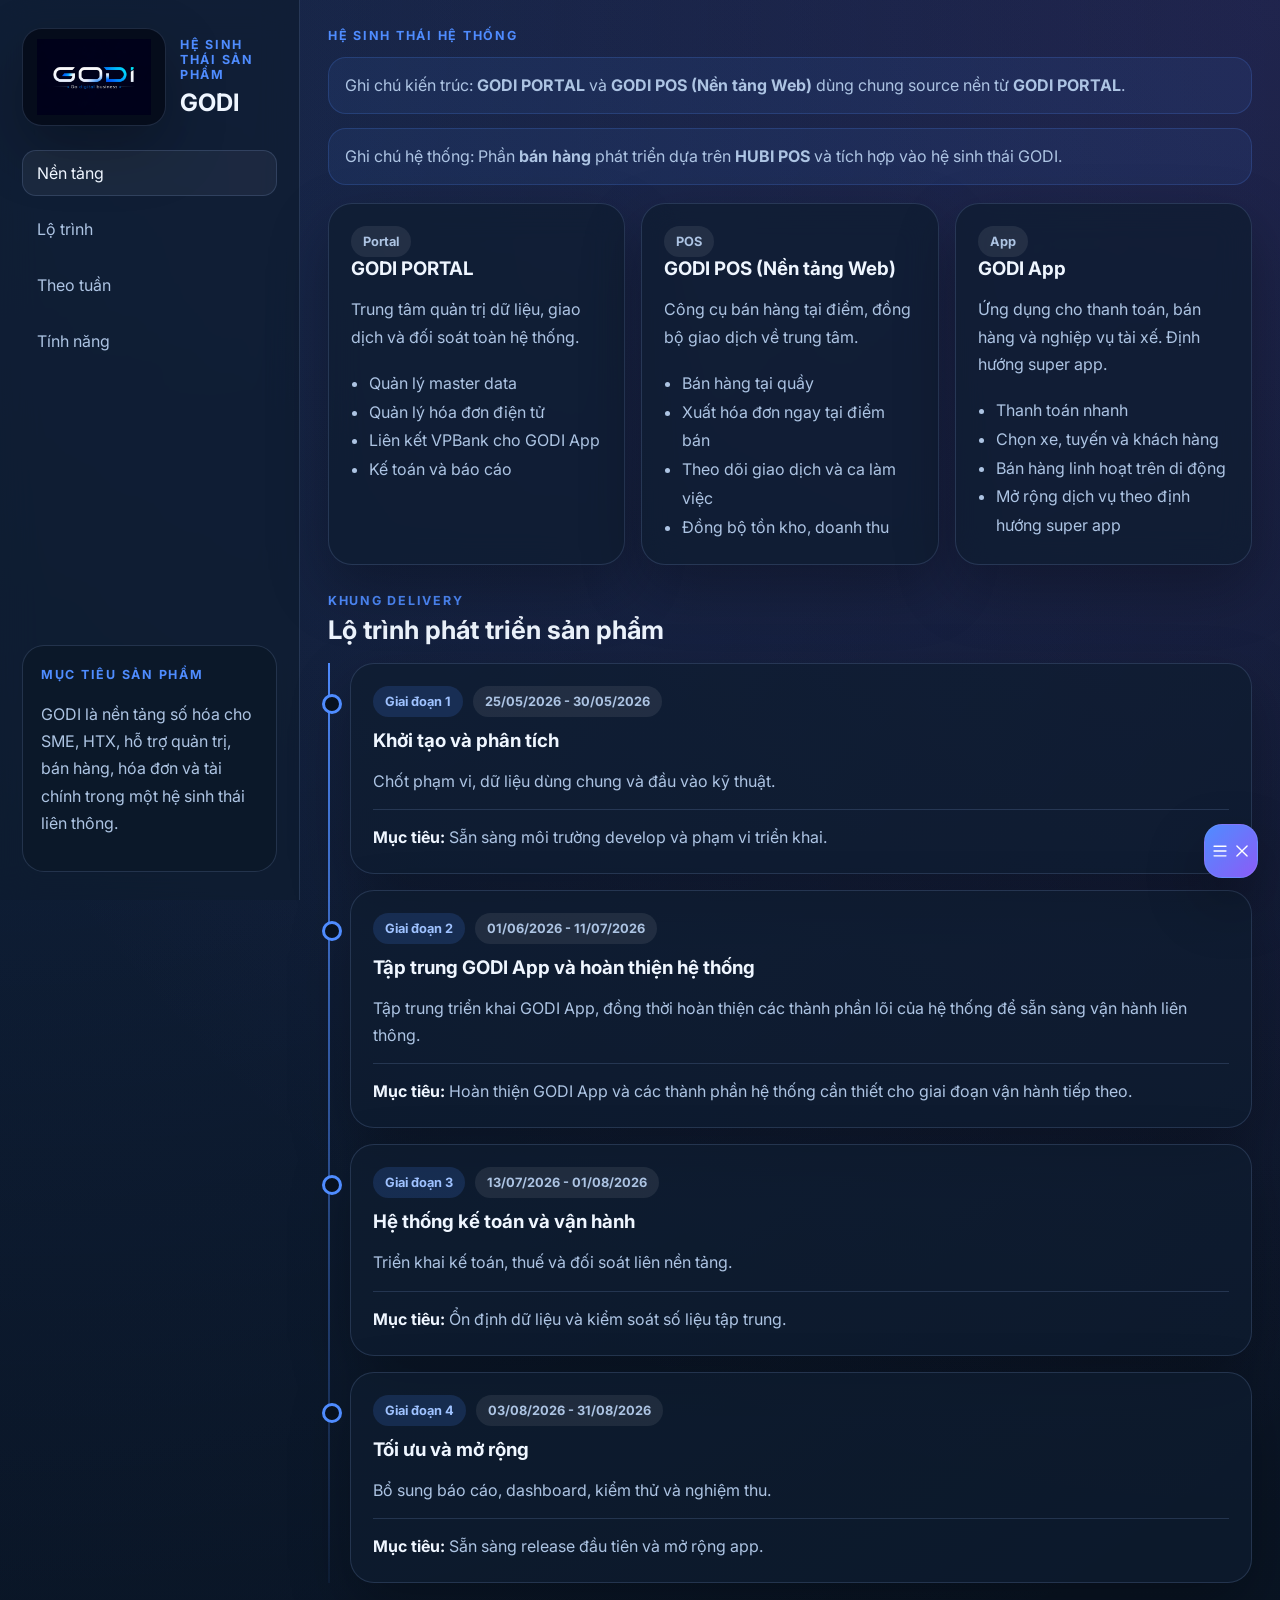
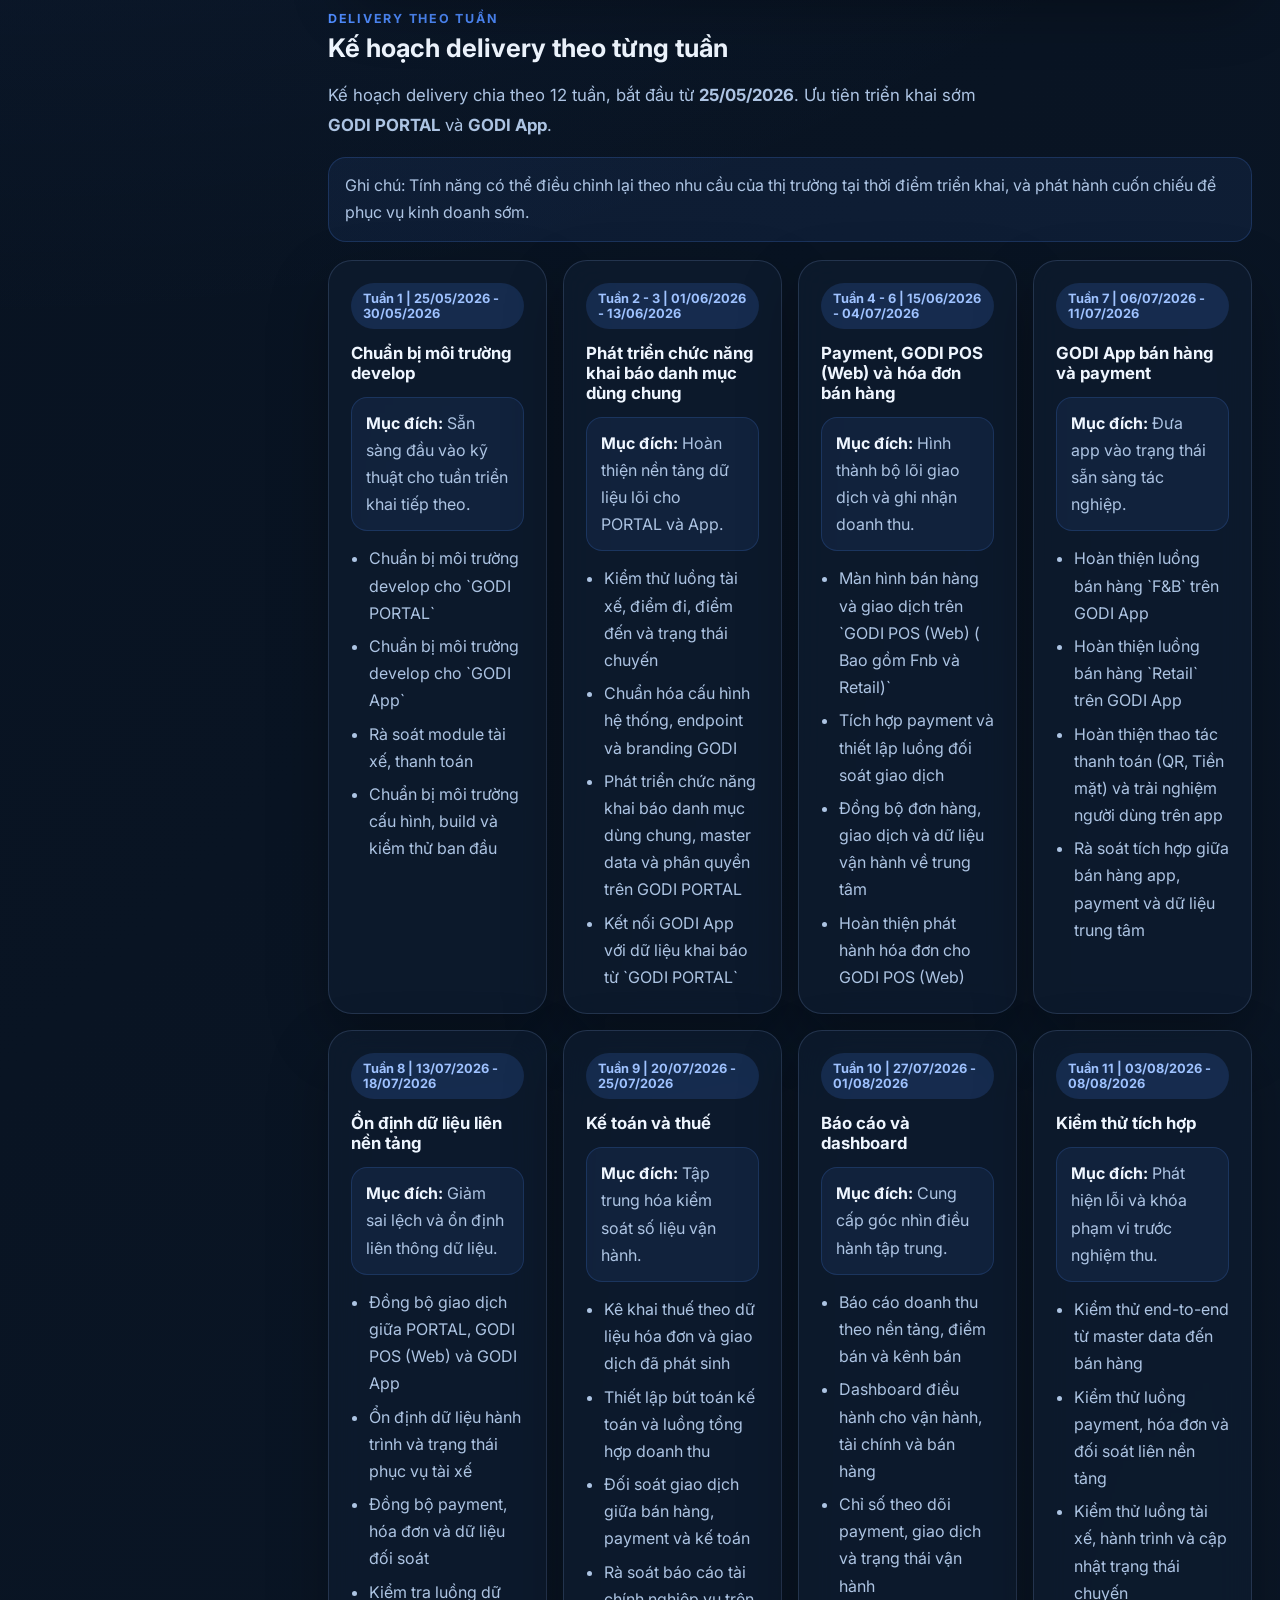
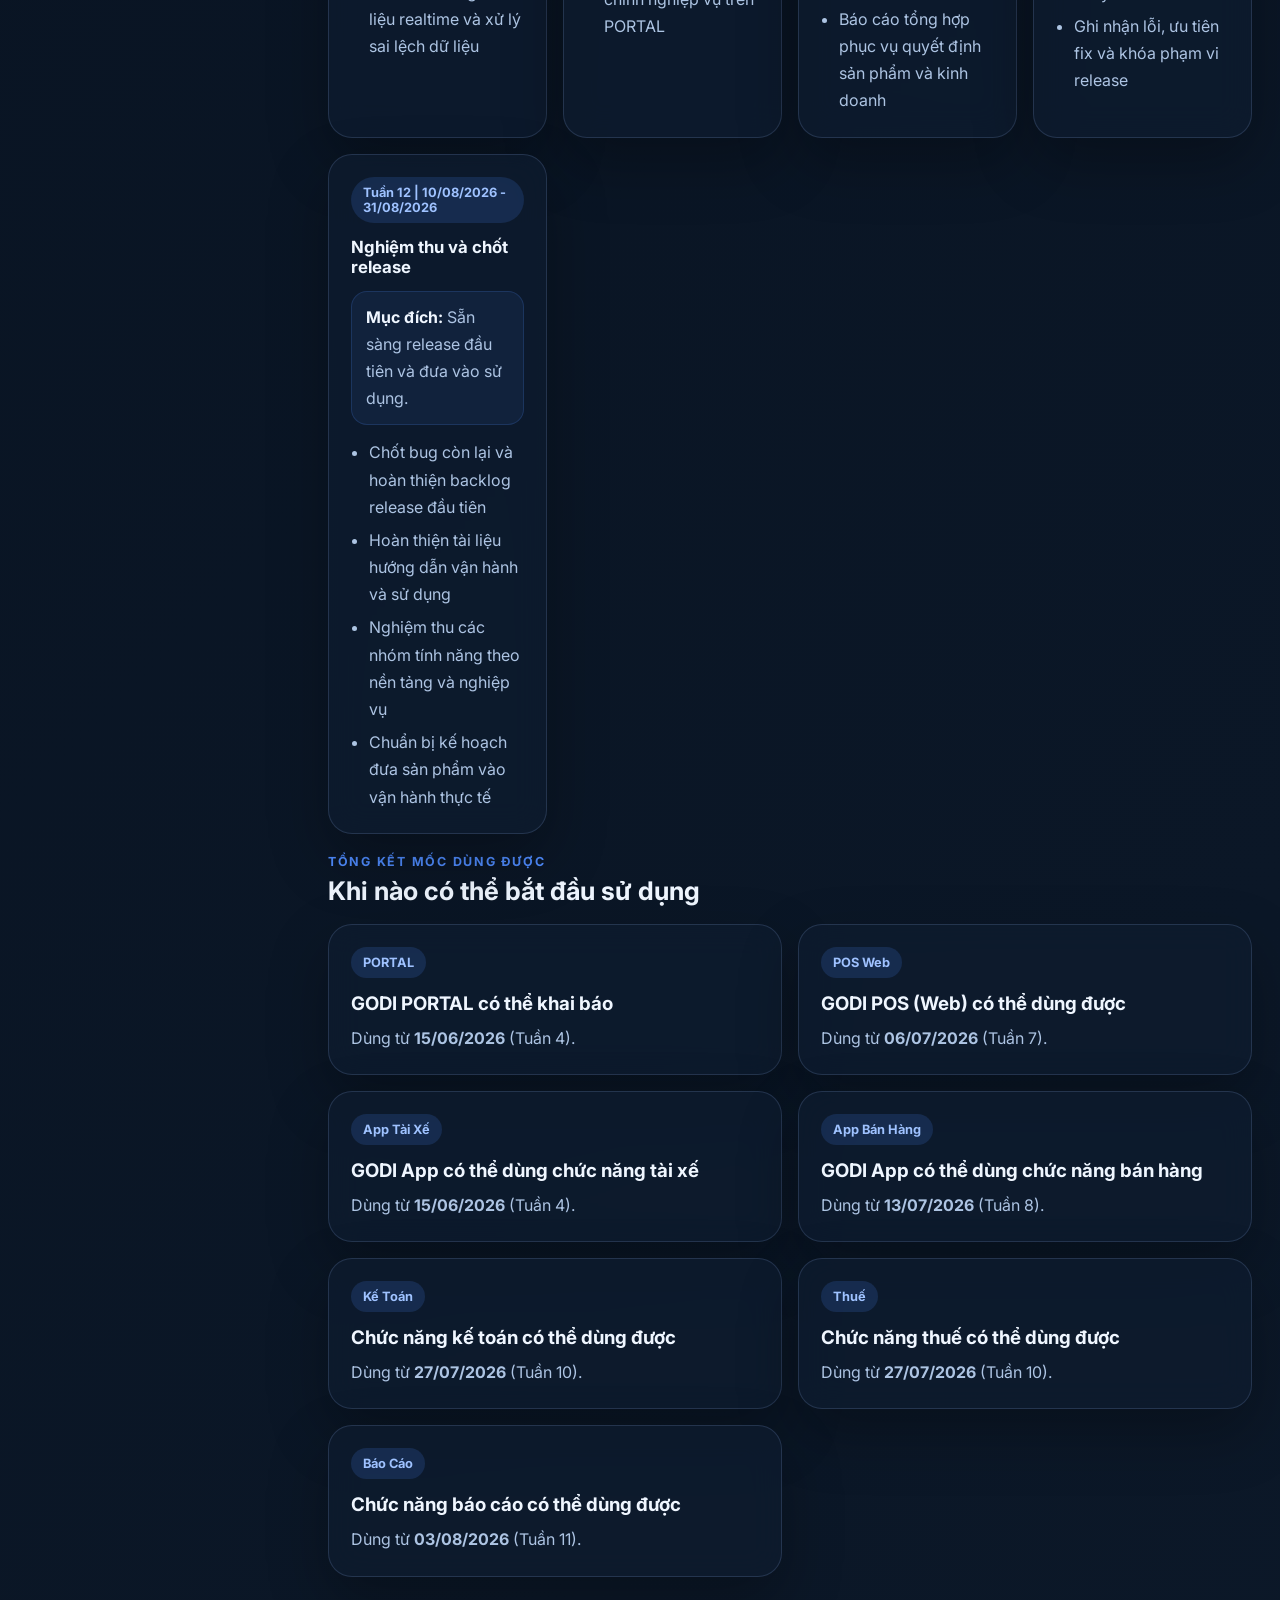
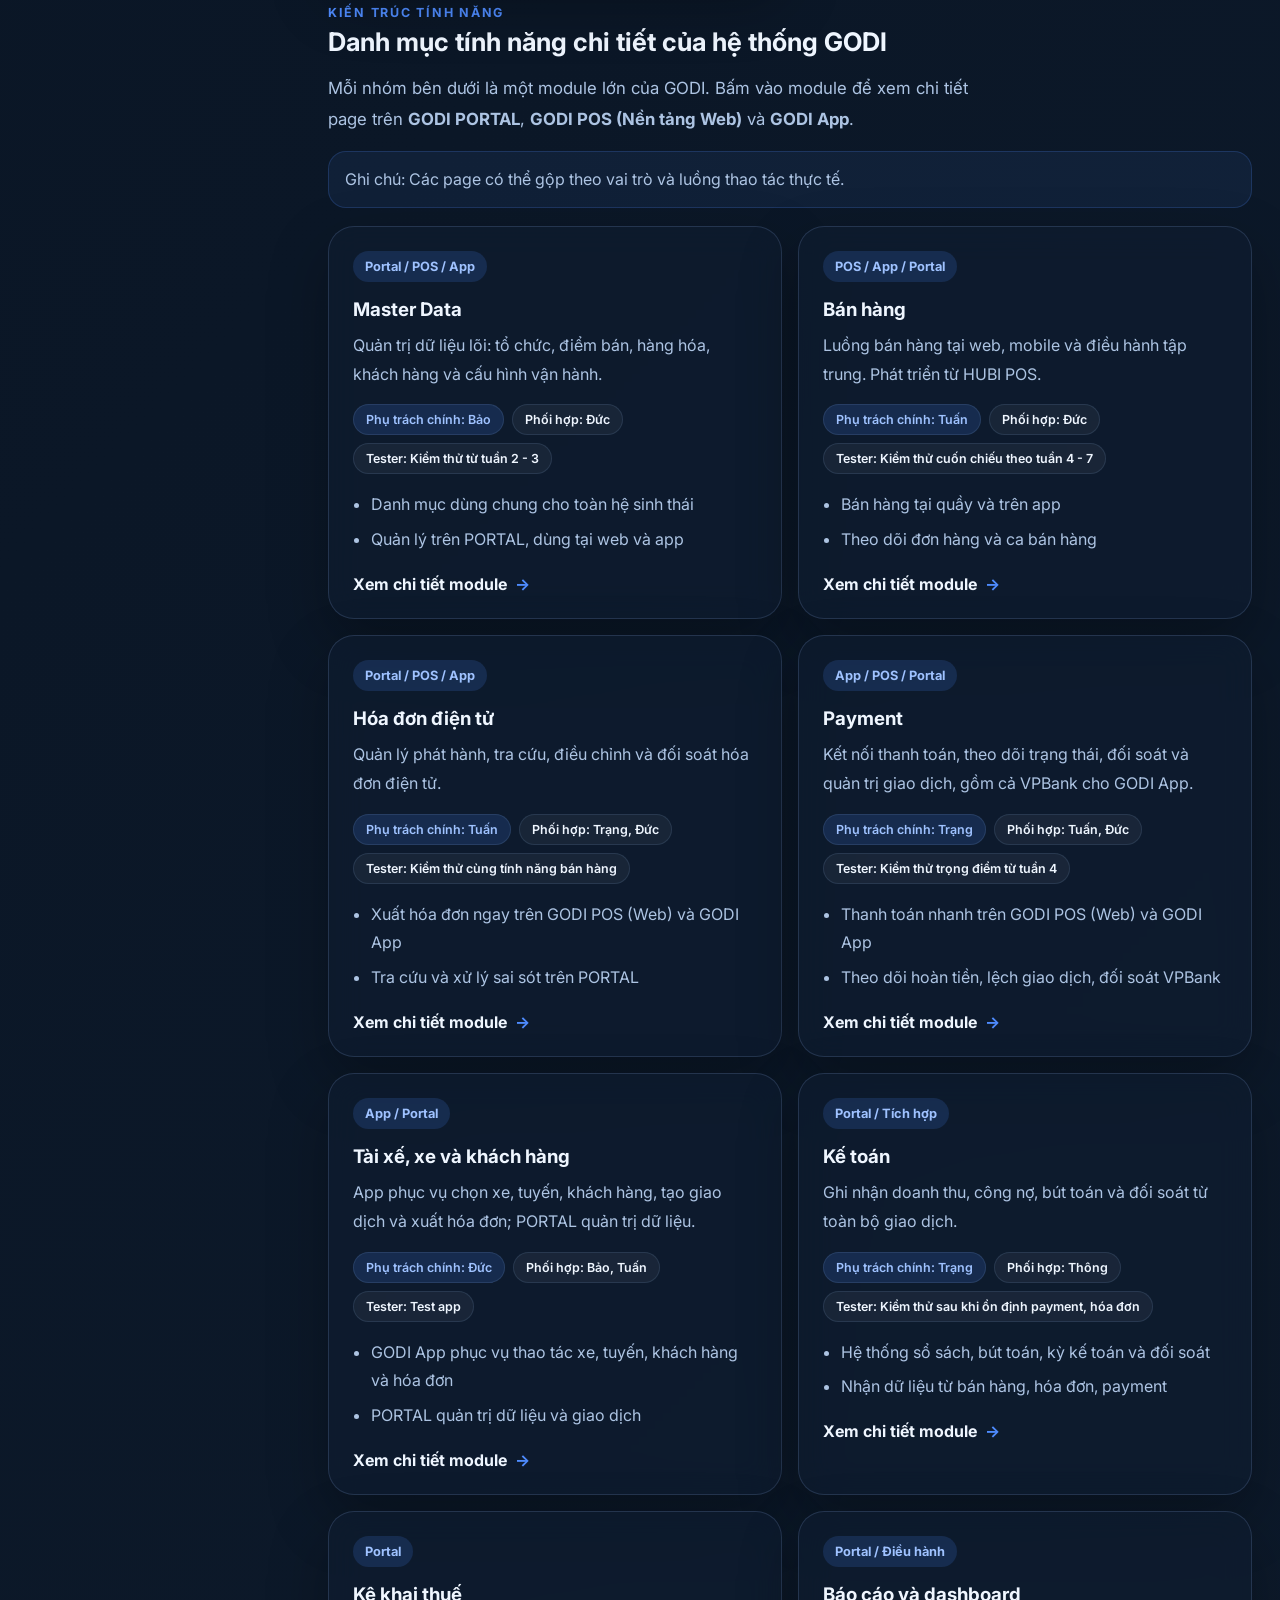
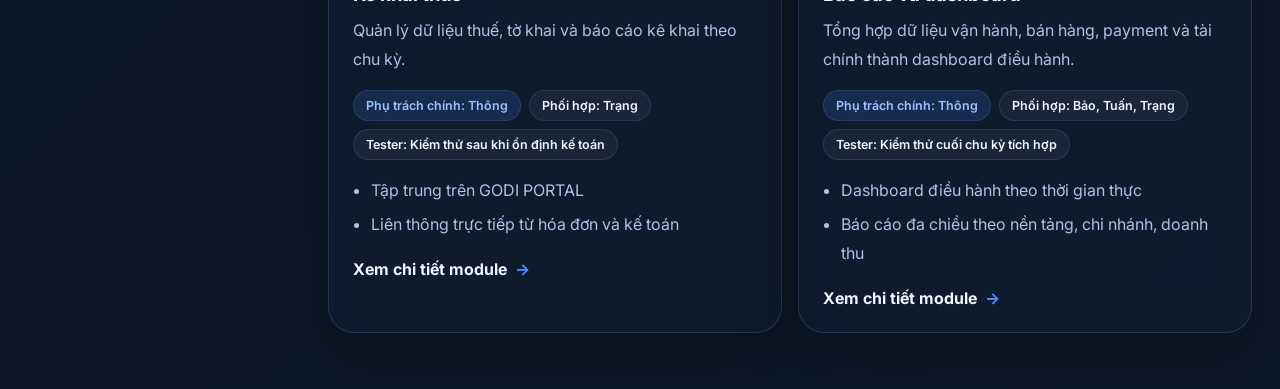
<file: index.html>
<!DOCTYPE html>
<html lang="vi">
<head>
  <meta charset="UTF-8">
  <meta name="viewport" content="width=device-width, initial-scale=1.0">
  <title>GODI Product Plan</title>
  <meta
    name="description"
    content="Kế hoạch phát triển sản phẩm GODI gồm GODI PORTAL, GODI POS (Nền tảng Web) và GODI App với định hướng phát triển thành super app."
  >
  <link rel="preconnect" href="https://fonts.googleapis.com">
  <link rel="preconnect" href="https://fonts.gstatic.com" crossorigin>
  <link
    href="https://fonts.googleapis.com/css2?family=Inter:wght@400;500;600;700;800&display=swap"
    rel="stylesheet"
  >
  <link rel="icon" type="image/png" href="images/Logo_GODI_1779421321268.png">
  <link rel="stylesheet" href="styles.css">
</head>
<body>
  <div class="page-shell">
    <aside class="side-panel" id="sidePanel">
      <div class="brand-block">
        <div class="brand-logo-wrap">
          <img
            src="images/Logo_GODI_1779421321268.png"
            alt="Logo GODI"
            class="brand-logo"
          >
        </div>
        <div>
          <p class="eyebrow">Hệ sinh thái sản phẩm</p>
          <h1>GODI</h1>
        </div>
      </div>

      <nav class="side-nav">
        <a href="#platforms" class="nav-link active">Nền tảng</a>
        <a href="#timeline" class="nav-link">Lộ trình</a>
        <a href="#weekly-plan" class="nav-link">Theo tuần</a>
        <a href="#features" class="nav-link">Tính năng</a>
      </nav>

      <div class="side-summary">
        <p class="eyebrow">Mục tiêu sản phẩm</p>
        <p>GODI là nền tảng số hóa cho SME, HTX, hỗ trợ quản trị, bán hàng, hóa đơn và tài chính trong một hệ sinh thái liên thông.</p>
      </div>
    </aside>

    <button
      class="mobile-nav-overlay"
      id="mobileNavOverlay"
      type="button"
      aria-label="Đóng menu điều hướng"
    ></button>

    <main class="content">
      <section class="section" id="platforms">
        <div class="section-heading">
          <p class="eyebrow">Hệ sinh thái hệ thống</p>
          <p class="timeline-note">
            Ghi chú kiến trúc: <strong>GODI PORTAL</strong> và <strong>GODI POS (Nền tảng Web)</strong> dùng chung source nền từ <strong>GODI PORTAL</strong>.
          </p>
          <p class="timeline-note">
            Ghi chú hệ thống: Phần <strong>bán hàng</strong> phát triển dựa trên <strong>HUBI POS</strong> và tích hợp vào hệ sinh thái GODI.
          </p>
        </div>

        <div class="platform-grid">
          <article class="platform-card glass-card">
            <span class="platform-tag">Portal</span>
            <h3>GODI PORTAL</h3>
            <p>Trung tâm quản trị dữ liệu, giao dịch và đối soát toàn hệ thống.</p>
            <ul>
              <li>Quản lý master data</li>
              <li>Quản lý hóa đơn điện tử</li>
              <li>Liên kết VPBank cho GODI App</li>
              <li>Kế toán và báo cáo</li>
            </ul>
          </article>

          <article class="platform-card glass-card">
            <span class="platform-tag">POS</span>
            <h3>GODI POS (Nền tảng Web)</h3>
            <p>Công cụ bán hàng tại điểm, đồng bộ giao dịch về trung tâm.</p>
            <ul>
              <li>Bán hàng tại quầy</li>
              <li>Xuất hóa đơn ngay tại điểm bán</li>
              <li>Theo dõi giao dịch và ca làm việc</li>
              <li>Đồng bộ tồn kho, doanh thu</li>
            </ul>
          </article>

          <article class="platform-card glass-card">
            <span class="platform-tag">App</span>
            <h3>GODI App</h3>
            <p>Ứng dụng cho thanh toán, bán hàng và nghiệp vụ tài xế. Định hướng super app.</p>
            <ul>
              <li>Thanh toán nhanh</li>
              <li>Chọn xe, tuyến và khách hàng</li>
              <li>Bán hàng linh hoạt trên di động</li>
              <li>Mở rộng dịch vụ theo định hướng super app</li>
            </ul>
          </article>
        </div>
      </section>

      <section class="section" id="timeline">
        <div class="section-heading">
          <p class="eyebrow">Khung Delivery</p>
          <h2>Lộ trình phát triển sản phẩm</h2>
        </div>

        <div class="timeline">
          <article class="timeline-item">
            <div class="timeline-meta">
              <span class="timeline-phase">Giai đoạn 1</span>
              <span class="timeline-duration">25/05/2026 - 30/05/2026</span>
            </div>
            <h3>Khởi tạo và phân tích</h3>
            <p>Chốt phạm vi, dữ liệu dùng chung và đầu vào kỹ thuật.</p>
            <p class="timeline-goal"><strong>Mục tiêu:</strong> Sẵn sàng môi trường develop và phạm vi triển khai.</p>
          </article>
          <article class="timeline-item">
            <div class="timeline-meta">
              <span class="timeline-phase">Giai đoạn 2</span>
              <span class="timeline-duration">01/06/2026 - 11/07/2026</span>
            </div>
            <h3>Tập trung GODI App và hoàn thiện hệ thống</h3>
            <p>Tập trung triển khai GODI App, đồng thời hoàn thiện các thành phần lõi của hệ thống để sẵn sàng vận hành liên thông.</p>
            <p class="timeline-goal"><strong>Mục tiêu:</strong> Hoàn thiện GODI App và các thành phần hệ thống cần thiết cho giai đoạn vận hành tiếp theo.</p>
          </article>
          <article class="timeline-item">
            <div class="timeline-meta">
              <span class="timeline-phase">Giai đoạn 3</span>
              <span class="timeline-duration">13/07/2026 - 01/08/2026</span>
            </div>
            <h3>Hệ thống kế toán và vận hành</h3>
            <p>Triển khai kế toán, thuế và đối soát liên nền tảng.</p>
            <p class="timeline-goal"><strong>Mục tiêu:</strong> Ổn định dữ liệu và kiểm soát số liệu tập trung.</p>
          </article>
          <article class="timeline-item">
            <div class="timeline-meta">
              <span class="timeline-phase">Giai đoạn 4</span>
              <span class="timeline-duration">03/08/2026 - 31/08/2026</span>
            </div>
            <h3>Tối ưu và mở rộng</h3>
            <p>Bổ sung báo cáo, dashboard, kiểm thử và nghiệm thu.</p>
            <p class="timeline-goal"><strong>Mục tiêu:</strong> Sẵn sàng release đầu tiên và mở rộng app.</p>
          </article>
        </div>
      </section>

      <section class="section" id="weekly-plan">
        <div class="section-heading">
          <p class="eyebrow">Delivery Theo Tuần</p>
          <h2>Kế hoạch delivery theo từng tuần</h2>
          <p class="lead">
            Kế hoạch delivery chia theo 12 tuần, bắt đầu từ <strong>25/05/2026</strong>. Ưu tiên triển khai sớm <strong>GODI PORTAL</strong> và <strong>GODI App</strong>.
          </p>
          <p class="timeline-note">
            Ghi chú: Tính năng có thể điều chỉnh lại theo nhu cầu của thị trường tại thời điểm triển khai, và phát hành cuốn chiếu để phục vụ kinh doanh sớm.
          </p>
          <!-- <div class="section-actions">
            <a class="btn btn-secondary" href="gantt.html">Xem Gantt Chart</a>
          </div> -->
        </div>

        <div class="weekly-grid">
          <article class="weekly-card glass-card">
            <span class="week-badge">Tuần 1 | 25/05/2026 - 30/05/2026</span>
            <h3>Chuẩn bị môi trường develop</h3>
            <p class="weekly-purpose"><strong>Mục đích:</strong> Sẵn sàng đầu vào kỹ thuật cho tuần triển khai tiếp theo.</p>
            <ul class="weekly-feature-list">
              <li>Chuẩn bị môi trường develop cho `GODI PORTAL`</li>
              <li>Chuẩn bị môi trường develop cho `GODI App`</li>
              <li>Rà soát module tài xế, thanh toán</li>
              <li>Chuẩn bị môi trường cấu hình, build và kiểm thử ban đầu</li>
            </ul>
          </article>
          <article class="weekly-card glass-card">
            <span class="week-badge">Tuần 2 - 3 | 01/06/2026 - 13/06/2026</span>
            <h3>Phát triển chức năng khai báo danh mục dùng chung</h3>
            <p class="weekly-purpose"><strong>Mục đích:</strong> Hoàn thiện nền tảng dữ liệu lõi cho PORTAL và App.</p>
            <ul class="weekly-feature-list">
              <li>Kiểm thử luồng tài xế, điểm đi, điểm đến và trạng thái chuyến</li>
              <li>Chuẩn hóa cấu hình hệ thống, endpoint và branding GODI</li>
              <li>Phát triển chức năng khai báo danh mục dùng chung, master data và phân quyền trên GODI PORTAL</li>
              <li>Kết nối GODI App với dữ liệu khai báo từ `GODI PORTAL`</li>
            </ul>
          </article>
          <article class="weekly-card glass-card">
            <span class="week-badge">Tuần 4 - 6 | 15/06/2026 - 04/07/2026</span>
            <h3>Payment, GODI POS (Web) và hóa đơn bán hàng</h3>
            <p class="weekly-purpose"><strong>Mục đích:</strong> Hình thành bộ lõi giao dịch và ghi nhận doanh thu.</p>
            <ul class="weekly-feature-list">
              <li>Màn hình bán hàng và giao dịch trên `GODI POS (Web) ( Bao gồm Fnb và Retail)`</li>
              <li>Tích hợp payment và thiết lập luồng đối soát giao dịch</li>
              <li>Đồng bộ đơn hàng, giao dịch và dữ liệu vận hành về trung tâm</li>
              <li>Hoàn thiện phát hành hóa đơn cho GODI POS (Web)</li>
            </ul>
          </article>
          <article class="weekly-card glass-card">
            <span class="week-badge">Tuần 7 | 06/07/2026 - 11/07/2026</span>
            <h3>GODI App bán hàng và payment</h3>
            <p class="weekly-purpose"><strong>Mục đích:</strong> Đưa app vào trạng thái sẵn sàng tác nghiệp.</p>
            <ul class="weekly-feature-list">
              <li>Hoàn thiện luồng bán hàng `F&B` trên GODI App</li>
              <li>Hoàn thiện luồng bán hàng `Retail` trên GODI App</li>
              <li>Hoàn thiện thao tác thanh toán (QR, Tiền mặt) và trải nghiệm người dùng trên app</li>
              <li>Rà soát tích hợp giữa bán hàng app, payment và dữ liệu trung tâm</li>
            </ul>
          </article>
          <article class="weekly-card glass-card">
            <span class="week-badge">Tuần 8 | 13/07/2026 - 18/07/2026</span>
            <h3>Ổn định dữ liệu liên nền tảng</h3>
            <p class="weekly-purpose"><strong>Mục đích:</strong> Giảm sai lệch và ổn định liên thông dữ liệu.</p>
            <ul class="weekly-feature-list">
              <li>Đồng bộ giao dịch giữa PORTAL, GODI POS (Web) và GODI App</li>
              <li>Ổn định dữ liệu hành trình và trạng thái phục vụ tài xế</li>
              <li>Đồng bộ payment, hóa đơn và dữ liệu đối soát</li>
              <li>Kiểm tra luồng dữ liệu realtime và xử lý sai lệch dữ liệu</li>
            </ul>
          </article>

          <article class="weekly-card glass-card">
            <span class="week-badge">Tuần 9 | 20/07/2026 - 25/07/2026</span>
            <h3>Kế toán và thuế</h3>
            <p class="weekly-purpose"><strong>Mục đích:</strong> Tập trung hóa kiểm soát số liệu vận hành.</p>
            <ul class="weekly-feature-list">
              <li>Kê khai thuế theo dữ liệu hóa đơn và giao dịch đã phát sinh</li>
              <li>Thiết lập bút toán kế toán và luồng tổng hợp doanh thu</li>
              <li>Đối soát giao dịch giữa bán hàng, payment và kế toán</li>
              <li>Rà soát báo cáo tài chính nghiệp vụ trên PORTAL</li>
            </ul>
          </article>
          <article class="weekly-card glass-card">
            <span class="week-badge">Tuần 10 | 27/07/2026 - 01/08/2026</span>
            <h3>Báo cáo và dashboard</h3>
            <p class="weekly-purpose"><strong>Mục đích:</strong> Cung cấp góc nhìn điều hành tập trung.</p>
            <ul class="weekly-feature-list">
              <li>Báo cáo doanh thu theo nền tảng, điểm bán và kênh bán</li>
              <li>Dashboard điều hành cho vận hành, tài chính và bán hàng</li>
              <li>Chỉ số theo dõi payment, giao dịch và trạng thái vận hành</li>
              <li>Báo cáo tổng hợp phục vụ quyết định sản phẩm và kinh doanh</li>
            </ul>
          </article>
          <article class="weekly-card glass-card">
            <span class="week-badge">Tuần 11 | 03/08/2026 - 08/08/2026</span>
            <h3>Kiểm thử tích hợp</h3>
            <p class="weekly-purpose"><strong>Mục đích:</strong> Phát hiện lỗi và khóa phạm vi trước nghiệm thu.</p>
            <ul class="weekly-feature-list">
              <li>Kiểm thử end-to-end từ master data đến bán hàng</li>
              <li>Kiểm thử luồng payment, hóa đơn và đối soát liên nền tảng</li>
              <li>Kiểm thử luồng tài xế, hành trình và cập nhật trạng thái chuyến</li>
              <li>Ghi nhận lỗi, ưu tiên fix và khóa phạm vi release</li>
            </ul>
          </article>
          <article class="weekly-card glass-card">
            <span class="week-badge">Tuần 12 | 10/08/2026 - 31/08/2026</span>
            <h3>Nghiệm thu và chốt release</h3>
            <p class="weekly-purpose"><strong>Mục đích:</strong> Sẵn sàng release đầu tiên và đưa vào sử dụng.</p>
            <ul class="weekly-feature-list">
              <li>Chốt bug còn lại và hoàn thiện backlog release đầu tiên</li>
              <li>Hoàn thiện tài liệu hướng dẫn vận hành và sử dụng</li>
              <li>Nghiệm thu các nhóm tính năng theo nền tảng và nghiệp vụ</li>
              <li>Chuẩn bị kế hoạch đưa sản phẩm vào vận hành thực tế</li>
            </ul>
          </article>
        </div>
<br/>
        <div class="section-heading">
          <p class="eyebrow">Tổng Kết Mốc Dùng Được</p>
          <h2>Khi nào có thể bắt đầu sử dụng</h2>
        </div>

        <div class="plan-grid">
          <article class="plan-card glass-card">
            <span class="plan-tag">PORTAL</span>
            <h3>GODI PORTAL có thể khai báo</h3>
            <p>Dùng từ <strong>15/06/2026</strong> (Tuần 4).</p>
          </article>

          <article class="plan-card glass-card">
            <span class="plan-tag">POS Web</span>
            <h3>GODI POS (Web) có thể dùng được</h3>
            <p>Dùng từ <strong>06/07/2026</strong> (Tuần 7).</p>
          </article>

          <article class="plan-card glass-card">
            <span class="plan-tag">App Tài Xế</span>
            <h3>GODI App có thể dùng chức năng tài xế</h3>
            <p>Dùng từ <strong>15/06/2026</strong> (Tuần 4).</p>
          </article>

          <article class="plan-card glass-card">
            <span class="plan-tag">App Bán Hàng</span>
            <h3>GODI App có thể dùng chức năng bán hàng</h3>
            <p>Dùng từ <strong>13/07/2026</strong> (Tuần 8).</p>
          </article>

          <article class="plan-card glass-card">
            <span class="plan-tag">Kế Toán</span>
            <h3>Chức năng kế toán có thể dùng được</h3>
            <p>Dùng từ <strong>27/07/2026</strong> (Tuần 10).</p>
          </article>

          <article class="plan-card glass-card">
            <span class="plan-tag">Thuế</span>
            <h3>Chức năng thuế có thể dùng được</h3>
            <p>Dùng từ <strong>27/07/2026</strong> (Tuần 10).</p>
          </article>

          <article class="plan-card glass-card">
            <span class="plan-tag">Báo Cáo</span>
            <h3>Chức năng báo cáo có thể dùng được</h3>
            <p>Dùng từ <strong>03/08/2026</strong> (Tuần 11).</p>
          </article>
        </div>
      </section>

      <section class="section" id="features">
        <div class="section-heading">
          <p class="eyebrow">Kiến trúc tính năng</p>
          <h2>Danh mục tính năng chi tiết của hệ thống GODI</h2>
          <p class="lead">
            Mỗi nhóm bên dưới là một module lớn của GODI. Bấm vào module để xem chi tiết page trên <strong>GODI PORTAL</strong>, <strong>GODI POS (Nền tảng Web)</strong> và <strong>GODI App</strong>.
          </p>
          <p class="timeline-note">
            Ghi chú: Các page có thể gộp theo vai trò và luồng thao tác thực tế.
          </p>
        </div>
<!-- 
        <div class="feature-staffing-summary">
          <article class="feature-staffing-card glass-card">
            <span class="feature-staffing-tag">Nguồn lực triển khai</span>
            <h3>Phân bổ theo đội thực hiện</h3>
            <p>Danh mục bên dưới được phân công theo cơ cấu hiện tại gồm <strong>4 dev hệ thống</strong>, <strong>1 dev mobile</strong> và <strong>1 tester</strong>, để thể hiện rõ ai phụ trách chính, ai phối hợp và thời điểm kiểm thử bám theo từng nhóm chức năng.</p>
          </article>
          <article class="feature-staffing-card glass-card">
            <span class="feature-staffing-tag">Vai trò chính</span>
            <ul class="feature-staffing-list">
              <li><strong>Bảo:</strong> Nền tảng dữ liệu lõi, master data, phân quyền, tích hợp dữ liệu dùng chung.</li>
              <li><strong>Tuấn:</strong> Luồng bán hàng, POS Web, hóa đơn điện tử và giao dịch tại điểm bán.</li>
              <li><strong>Trạng:</strong> Payment, đối soát, kế toán và liên thông dữ liệu tài chính.</li>
              <li><strong>Thông:</strong> Thuế, báo cáo, dashboard và các luồng tổng hợp quản trị.</li>
              <li><strong>Đức:</strong> GODI App cho bán hàng di động, xe, tuyến, khách hàng và hóa đơn trên app.</li>
              <li><strong>Tester:</strong> Kiểm thử cuốn chiếu theo từng module, ưu tiên luồng release sớm và tích hợp liên nền tảng.</li>
            </ul>
          </article>
        </div> -->

        <div class="feature-catalog">
          <a class="feature-card glass-card" href="features/master-data.html">
            <span class="feature-card-tag">Portal / POS / App</span>
            <h3>Master Data</h3>
            <p>Quản trị dữ liệu lõi: tổ chức, điểm bán, hàng hóa, khách hàng và cấu hình vận hành.</p>
            <div class="feature-owner-block">
              <span class="owner-pill owner-primary">Phụ trách chính: Bảo</span>
              <span class="owner-pill">Phối hợp: Đức</span>
              <span class="owner-pill">Tester: Kiểm thử từ tuần 2 - 3</span>
            </div>
            <ul class="feature-card-list">
              <li>Danh mục dùng chung cho toàn hệ sinh thái</li>
              <li>Quản lý trên PORTAL, dùng tại web và app</li>
            </ul>
            <span class="feature-card-cta">Xem chi tiết module</span>
          </a>

          <a class="feature-card glass-card" href="features/sales.html">
            <span class="feature-card-tag">POS / App / Portal</span>
            <h3>Bán hàng</h3>
            <p>Luồng bán hàng tại web, mobile và điều hành tập trung. Phát triển từ HUBI POS.</p>
            <div class="feature-owner-block">
              <span class="owner-pill owner-primary">Phụ trách chính: Tuấn</span>
              <span class="owner-pill">Phối hợp: Đức</span>
              <span class="owner-pill">Tester: Kiểm thử cuốn chiếu theo tuần 4 - 7</span>
            </div>
            <ul class="feature-card-list">
              <li>Bán hàng tại quầy và trên app</li>
              <li>Theo dõi đơn hàng và ca bán hàng</li>
            </ul>
            <span class="feature-card-cta">Xem chi tiết module</span>
          </a>

          <a class="feature-card glass-card" href="features/invoice.html">
            <span class="feature-card-tag">Portal / POS / App</span>
            <h3>Hóa đơn điện tử</h3>
            <p>Quản lý phát hành, tra cứu, điều chỉnh và đối soát hóa đơn điện tử.</p>
            <div class="feature-owner-block">
              <span class="owner-pill owner-primary">Phụ trách chính: Tuấn</span>
              <span class="owner-pill">Phối hợp: Trạng, Đức</span>
              <span class="owner-pill">Tester: Kiểm thử cùng tính năng bán hàng</span>
            </div>
            <ul class="feature-card-list">
              <li>Xuất hóa đơn ngay trên GODI POS (Web) và GODI App</li>
              <li>Tra cứu và xử lý sai sót trên PORTAL</li>
            </ul>
            <span class="feature-card-cta">Xem chi tiết module</span>
          </a>

          <a class="feature-card glass-card" href="features/payment.html">
            <span class="feature-card-tag">App / POS / Portal</span>
            <h3>Payment</h3>
            <p>Kết nối thanh toán, theo dõi trạng thái, đối soát và quản trị giao dịch, gồm cả VPBank cho GODI App.</p>
            <div class="feature-owner-block">
              <span class="owner-pill owner-primary">Phụ trách chính: Trạng</span>
              <span class="owner-pill">Phối hợp: Tuấn, Đức</span>
              <span class="owner-pill">Tester: Kiểm thử trọng điểm từ tuần 4</span>
            </div>
            <ul class="feature-card-list">
              <li>Thanh toán nhanh trên GODI POS (Web) và GODI App</li>
              <li>Theo dõi hoàn tiền, lệch giao dịch, đối soát VPBank</li>
            </ul>
            <span class="feature-card-cta">Xem chi tiết module</span>
          </a>

          <a class="feature-card glass-card" href="features/driver-operations.html">
            <span class="feature-card-tag">App / Portal</span>
            <h3>Tài xế, xe và khách hàng</h3>
            <p>App phục vụ chọn xe, tuyến, khách hàng, tạo giao dịch và xuất hóa đơn; PORTAL quản trị dữ liệu.</p>
            <div class="feature-owner-block">
              <span class="owner-pill owner-primary">Phụ trách chính: Đức</span>
              <span class="owner-pill">Phối hợp: Bảo, Tuấn</span>
              <span class="owner-pill">Tester: Test app </span>
            </div>
            <ul class="feature-card-list">
              <li>GODI App phục vụ thao tác xe, tuyến, khách hàng và hóa đơn</li>
              <li>PORTAL quản trị dữ liệu và giao dịch</li>
            </ul>
            <span class="feature-card-cta">Xem chi tiết module</span>
          </a>

          <a class="feature-card glass-card" href="features/accounting.html">
            <span class="feature-card-tag">Portal / Tích hợp</span>
            <h3>Kế toán</h3>
            <p>Ghi nhận doanh thu, công nợ, bút toán và đối soát từ toàn bộ giao dịch.</p>
            <div class="feature-owner-block">
              <span class="owner-pill owner-primary">Phụ trách chính: Trạng</span>
              <span class="owner-pill">Phối hợp: Thông</span>
              <span class="owner-pill">Tester: Kiểm thử sau khi ổn định payment, hóa đơn</span>
            </div>
            <ul class="feature-card-list">
              <li>Hệ thống sổ sách, bút toán, kỳ kế toán và đối soát</li>
              <li>Nhận dữ liệu từ bán hàng, hóa đơn, payment</li>
            </ul>
            <span class="feature-card-cta">Xem chi tiết module</span>
          </a>

          <a class="feature-card glass-card" href="features/tax.html">
            <span class="feature-card-tag">Portal</span>
            <h3>Kê khai thuế</h3>
            <p>Quản lý dữ liệu thuế, tờ khai và báo cáo kê khai theo chu kỳ.</p>
            <div class="feature-owner-block">
              <span class="owner-pill owner-primary">Phụ trách chính: Thông</span>
              <span class="owner-pill">Phối hợp: Trạng</span>
              <span class="owner-pill">Tester: Kiểm thử sau khi ổn định kế toán</span>
            </div>
            <ul class="feature-card-list">
              <li>Tập trung trên GODI PORTAL</li>
              <li>Liên thông trực tiếp từ hóa đơn và kế toán</li>
            </ul>
            <span class="feature-card-cta">Xem chi tiết module</span>
          </a>

          <a class="feature-card glass-card" href="features/reporting.html">
            <span class="feature-card-tag">Portal / Điều hành</span>
            <h3>Báo cáo và dashboard</h3>
            <p>Tổng hợp dữ liệu vận hành, bán hàng, payment và tài chính thành dashboard điều hành.</p>
            <div class="feature-owner-block">
              <span class="owner-pill owner-primary">Phụ trách chính: Thông</span>
              <span class="owner-pill">Phối hợp: Bảo, Tuấn, Trạng</span>
              <span class="owner-pill">Tester: Kiểm thử cuối chu kỳ tích hợp</span>
            </div>
            <ul class="feature-card-list">
              <li>Dashboard điều hành theo thời gian thực</li>
              <li>Báo cáo đa chiều theo nền tảng, chi nhánh, doanh thu</li>
            </ul>
            <span class="feature-card-cta">Xem chi tiết module</span>
          </a>
        </div>
      </section>
    </main>
  </div>

  <div class="floating-controls" id="floatingControls">
    <div class="floating-actions" id="floatingActions">
      <button class="float-btn icon-btn" id="toggleTheme" type="button" aria-label="Chuyển giao diện">
        <svg viewBox="0 0 24 24" aria-hidden="true">
          <path d="M12 3.75a.75.75 0 0 1 .75.75v1.5a.75.75 0 0 1-1.5 0V4.5a.75.75 0 0 1 .75-.75Zm0 14.25a.75.75 0 0 1 .75.75v1.5a.75.75 0 0 1-1.5 0v-1.5A.75.75 0 0 1 12 18Zm8.25-6.75a.75.75 0 0 1 0 1.5h-1.5a.75.75 0 0 1 0-1.5h1.5Zm-15 0a.75.75 0 0 1 0 1.5h-1.5a.75.75 0 0 1 0-1.5h1.5Zm11.136-5.886a.75.75 0 0 1 1.06 1.06l-1.06 1.061a.75.75 0 0 1-1.06-1.06l1.06-1.061Zm-8.782 8.782a.75.75 0 0 1 1.06 1.06l-1.06 1.061a.75.75 0 1 1-1.06-1.06l1.06-1.061Zm9.843 2.121a.75.75 0 0 1 0 1.06.75.75 0 0 1-1.06 0l-1.061-1.06a.75.75 0 0 1 1.06-1.061l1.061 1.061Zm-8.782-8.782a.75.75 0 0 1 0 1.06L7.61 9.606a.75.75 0 0 1-1.06-1.06l1.061-1.061a.75.75 0 0 1 1.06 0ZM12 8.25a3.75 3.75 0 1 1 0 7.5 3.75 3.75 0 0 1 0-7.5Z" fill="currentColor"/>
        </svg>
      </button>
      <button class="float-btn icon-btn" id="toggleSidebar" type="button" aria-label="Ẩn hiện menu điều hướng">
        <svg viewBox="0 0 24 24" aria-hidden="true">
          <path d="M4.5 4.5h15a1.5 1.5 0 0 1 1.5 1.5v12a1.5 1.5 0 0 1-1.5 1.5h-15A1.5 1.5 0 0 1 3 18V6a1.5 1.5 0 0 1 1.5-1.5Zm0 1.5V18h4.5V6H4.5Zm6 0v12h9V6h-9Z" fill="currentColor"/>
        </svg>
      </button>
      <a class="float-btn icon-btn" href="#platforms" aria-label="Lên đầu trang">
        <svg viewBox="0 0 24 24" aria-hidden="true">
          <path d="M12.53 4.22a.75.75 0 0 0-1.06 0l-6 6a.75.75 0 1 0 1.06 1.06L11.25 6.56V19.5a.75.75 0 0 0 1.5 0V6.56l4.72 4.72a.75.75 0 1 0 1.06-1.06l-6-6Z" fill="currentColor"/>
        </svg>
      </a>
    </div>
    <button
      class="float-btn icon-btn menu-fab"
      id="toggleFloatingMenu"
      type="button"
      aria-label="Mở menu nổi"
      aria-expanded="false"
      aria-controls="floatingActions"
    >
      <svg class="menu-open-icon" viewBox="0 0 24 24" aria-hidden="true">
        <path d="M4.75 6.75A.75.75 0 0 1 5.5 6h13a.75.75 0 0 1 0 1.5h-13a.75.75 0 0 1-.75-.75Zm0 5.25a.75.75 0 0 1 .75-.75h13a.75.75 0 0 1 0 1.5h-13a.75.75 0 0 1-.75-.75Zm0 5.25a.75.75 0 0 1 .75-.75h13a.75.75 0 0 1 0 1.5h-13a.75.75 0 0 1-.75-.75Z" fill="currentColor"/>
      </svg>
      <svg class="menu-close-icon" viewBox="0 0 24 24" aria-hidden="true">
        <path d="M6.97 5.91a.75.75 0 0 0-1.06 1.06L10.94 12l-5.03 5.03a.75.75 0 1 0 1.06 1.06L12 13.06l5.03 5.03a.75.75 0 0 0 1.06-1.06L13.06 12l5.03-5.03a.75.75 0 1 0-1.06-1.06L12 10.94 6.97 5.91Z" fill="currentColor"/>
      </svg>
    </button>
  </div>

  <script src="app.js"></script>
</body>
</html>
</file>
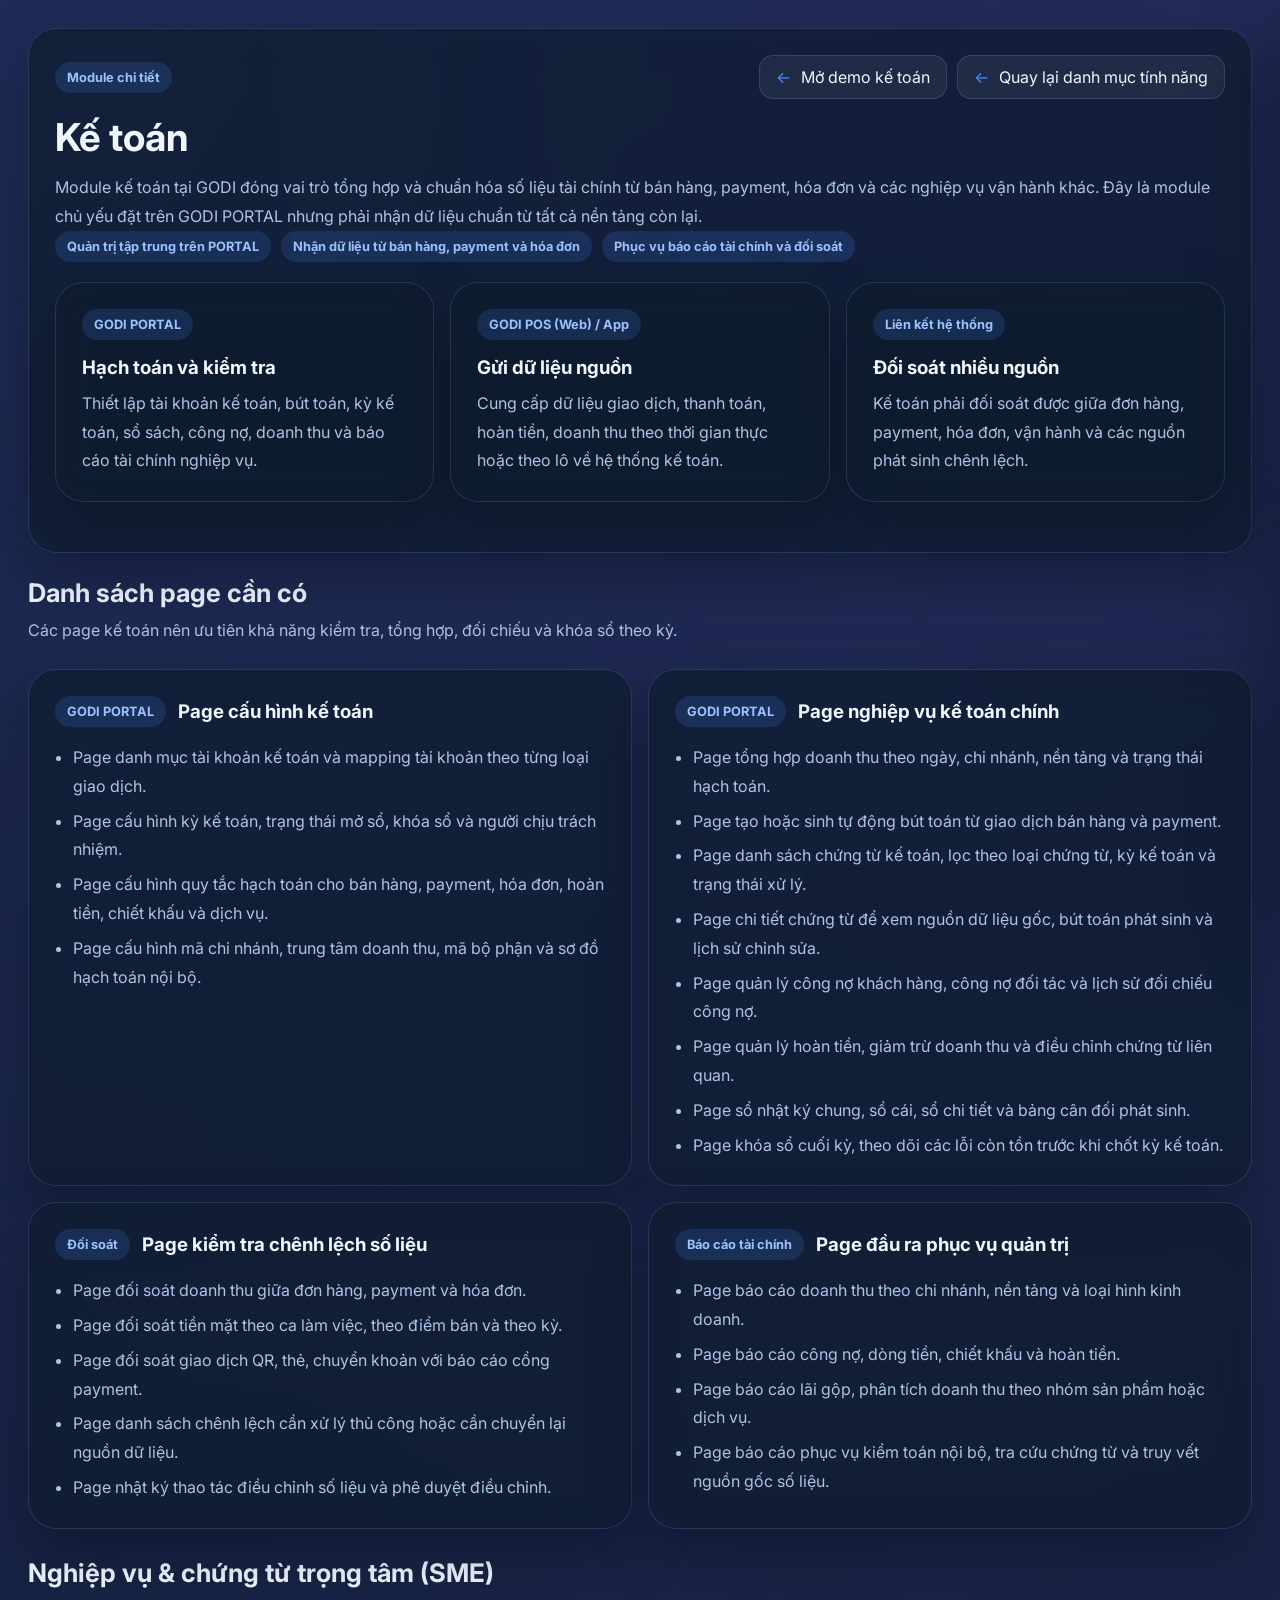
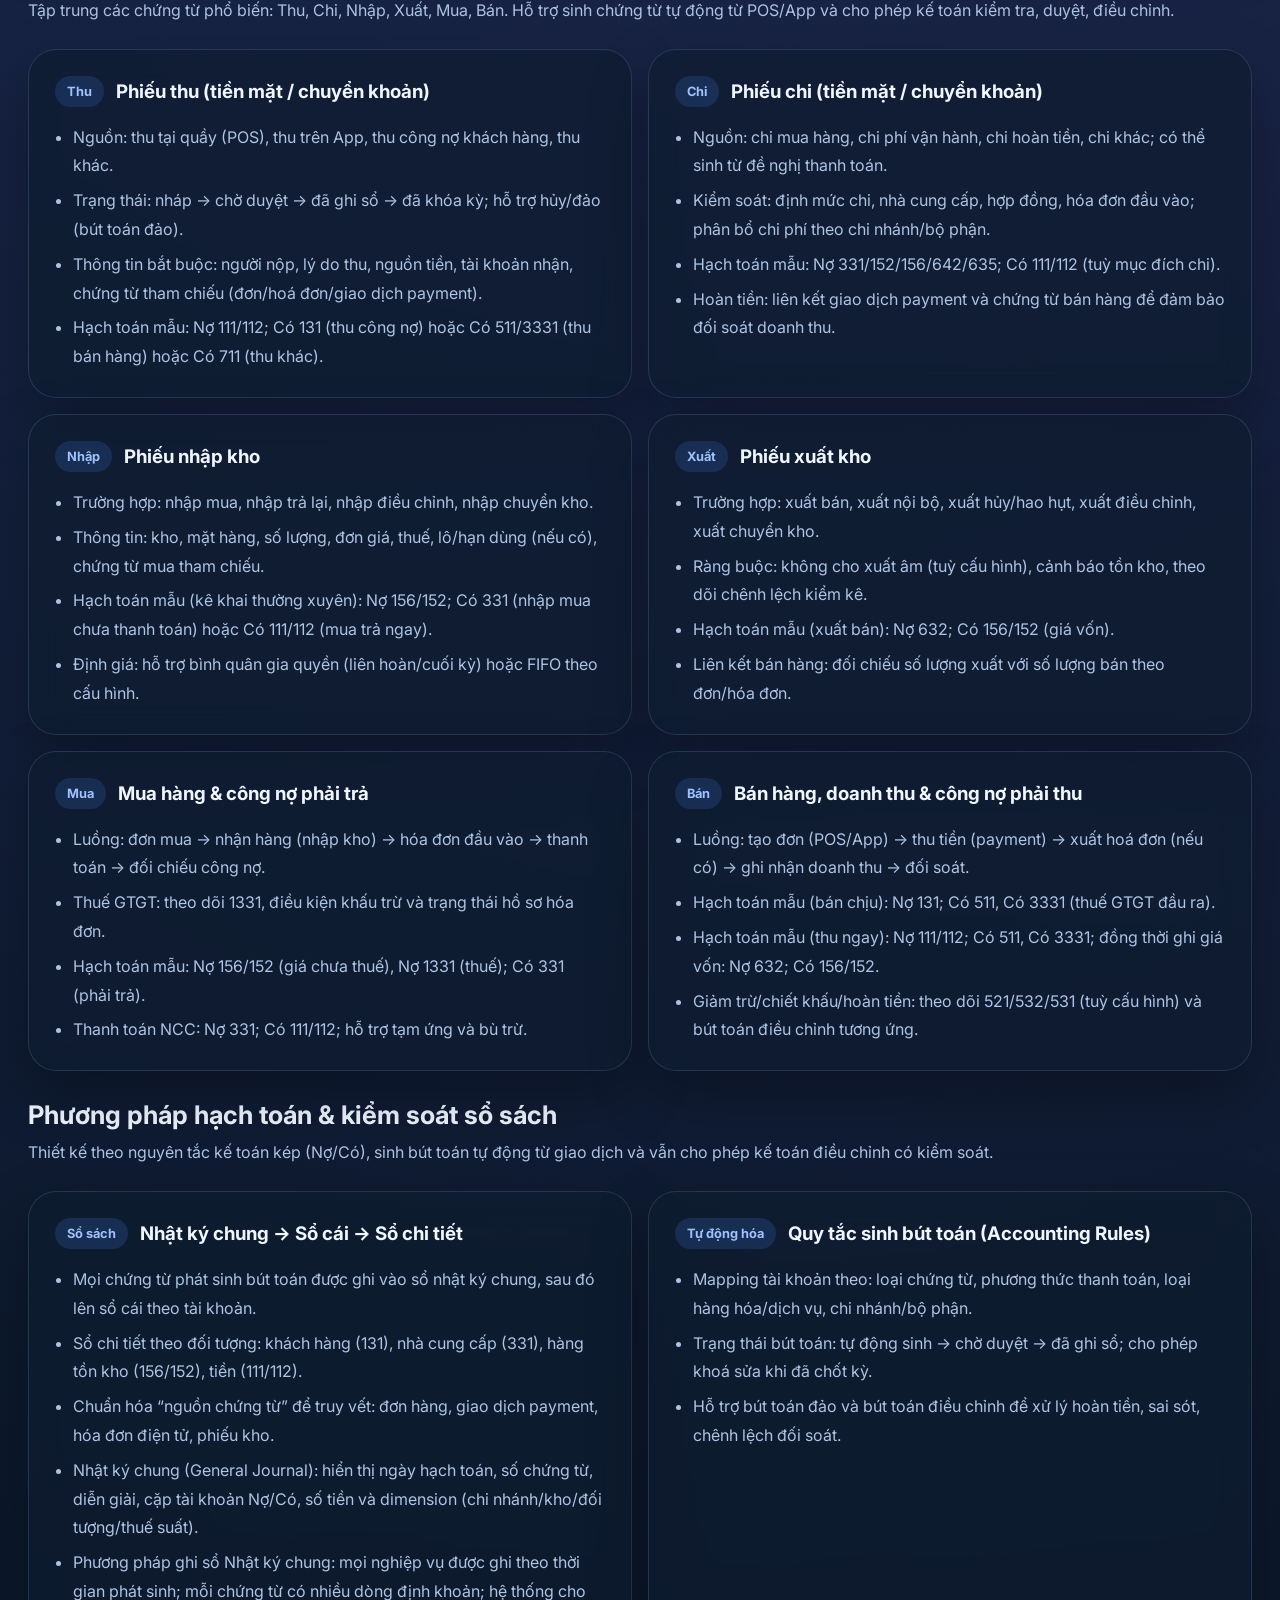
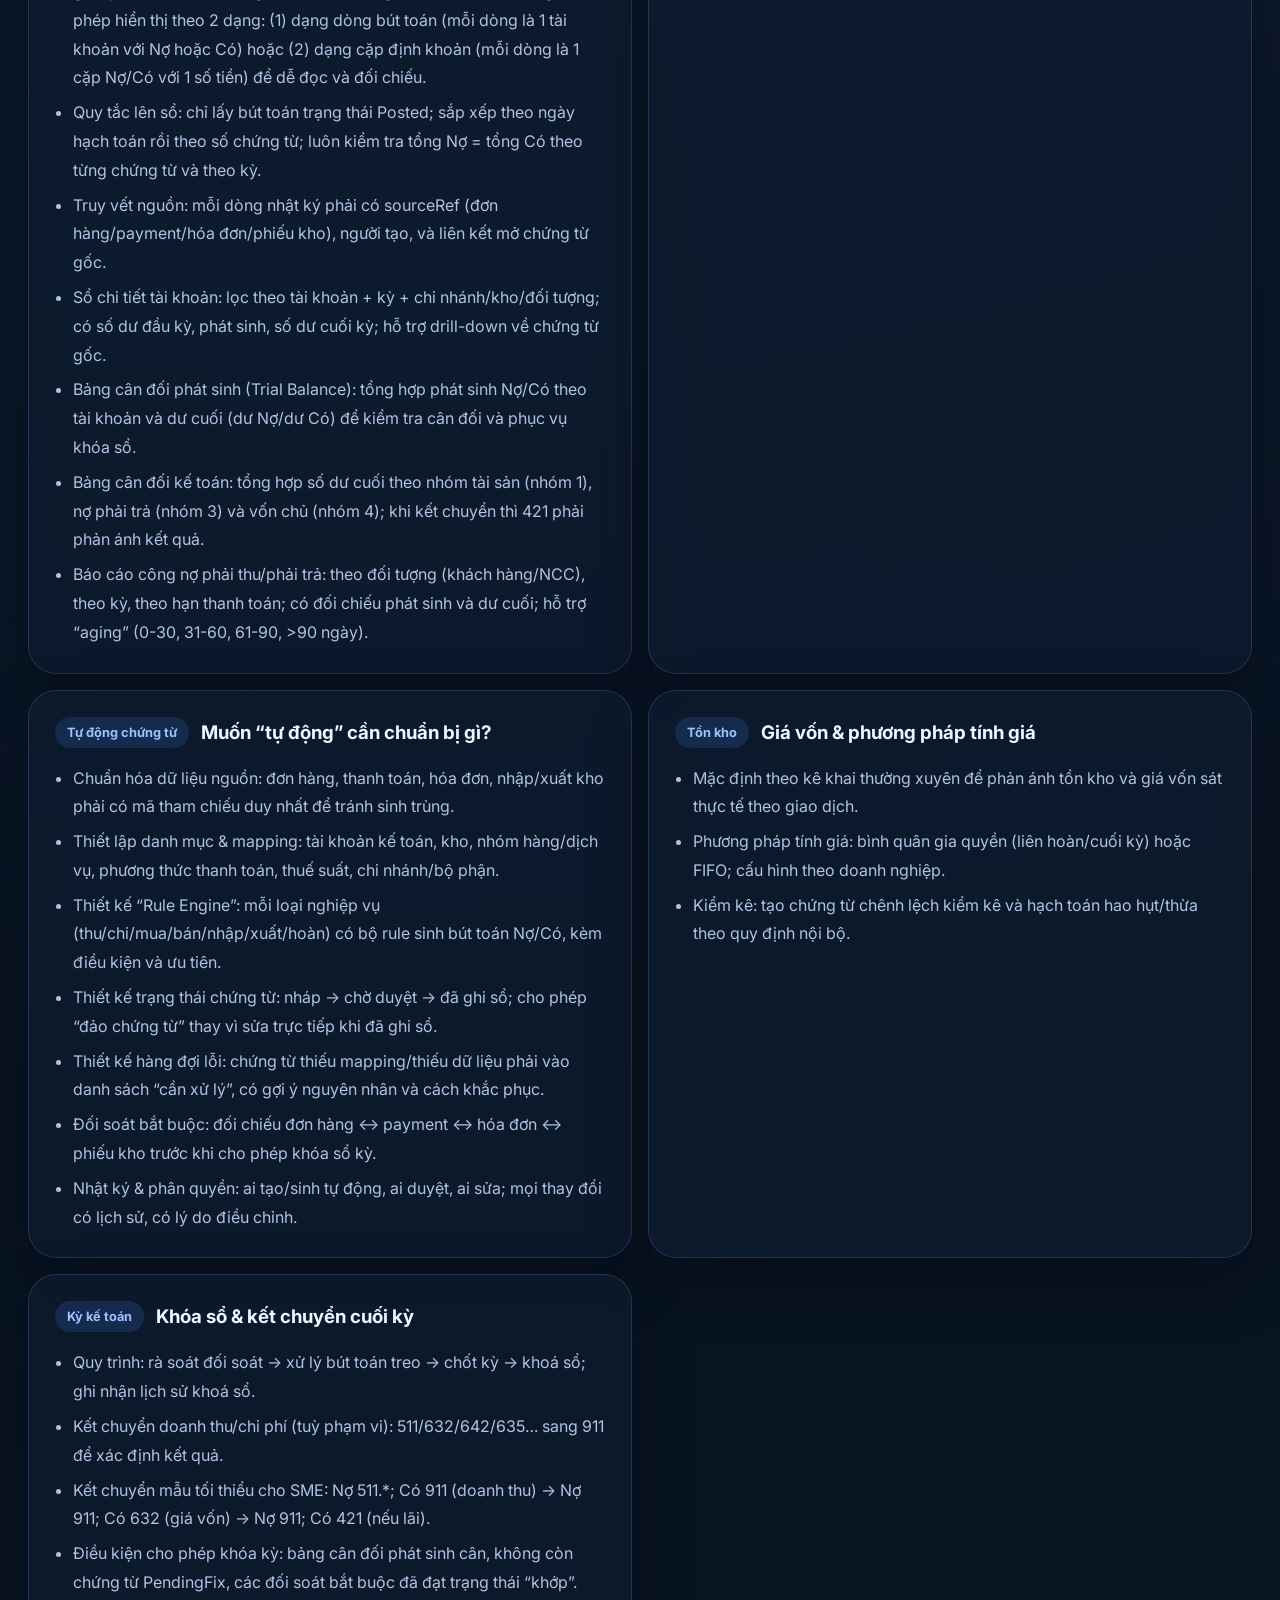
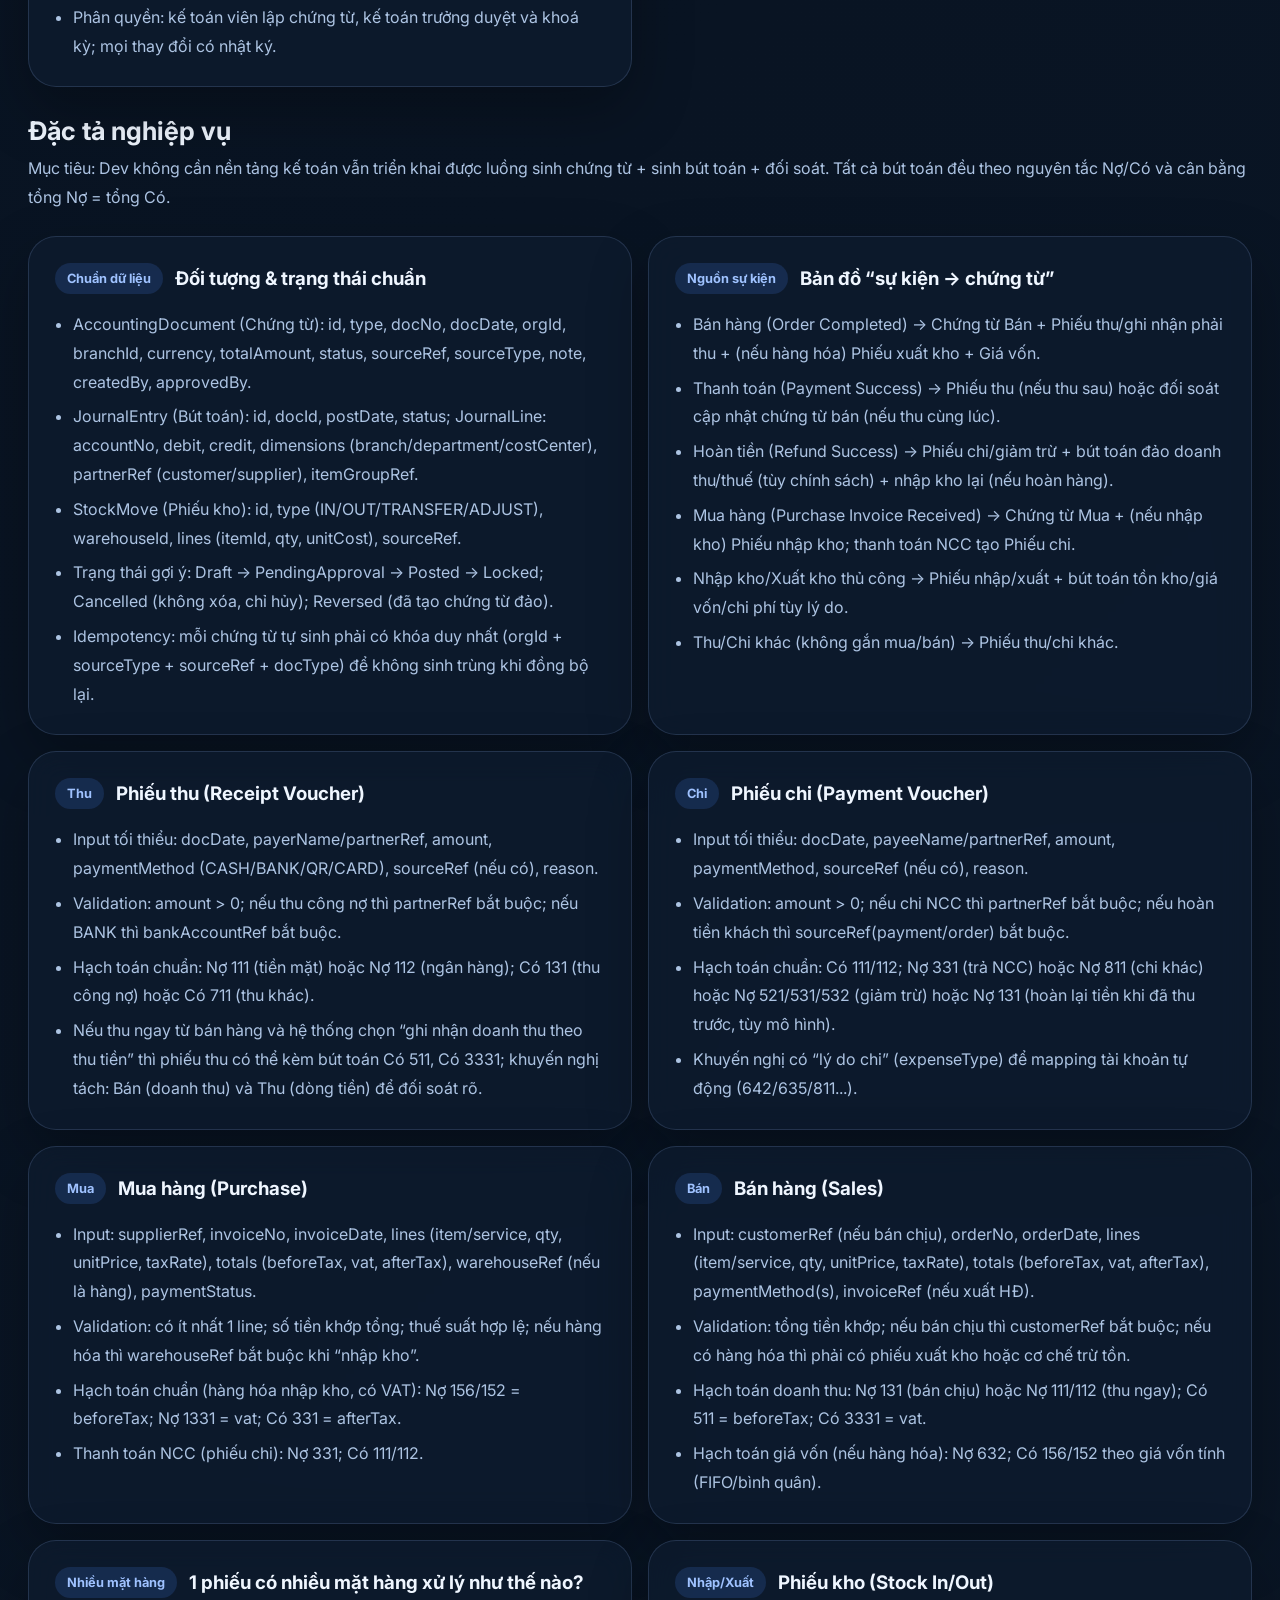
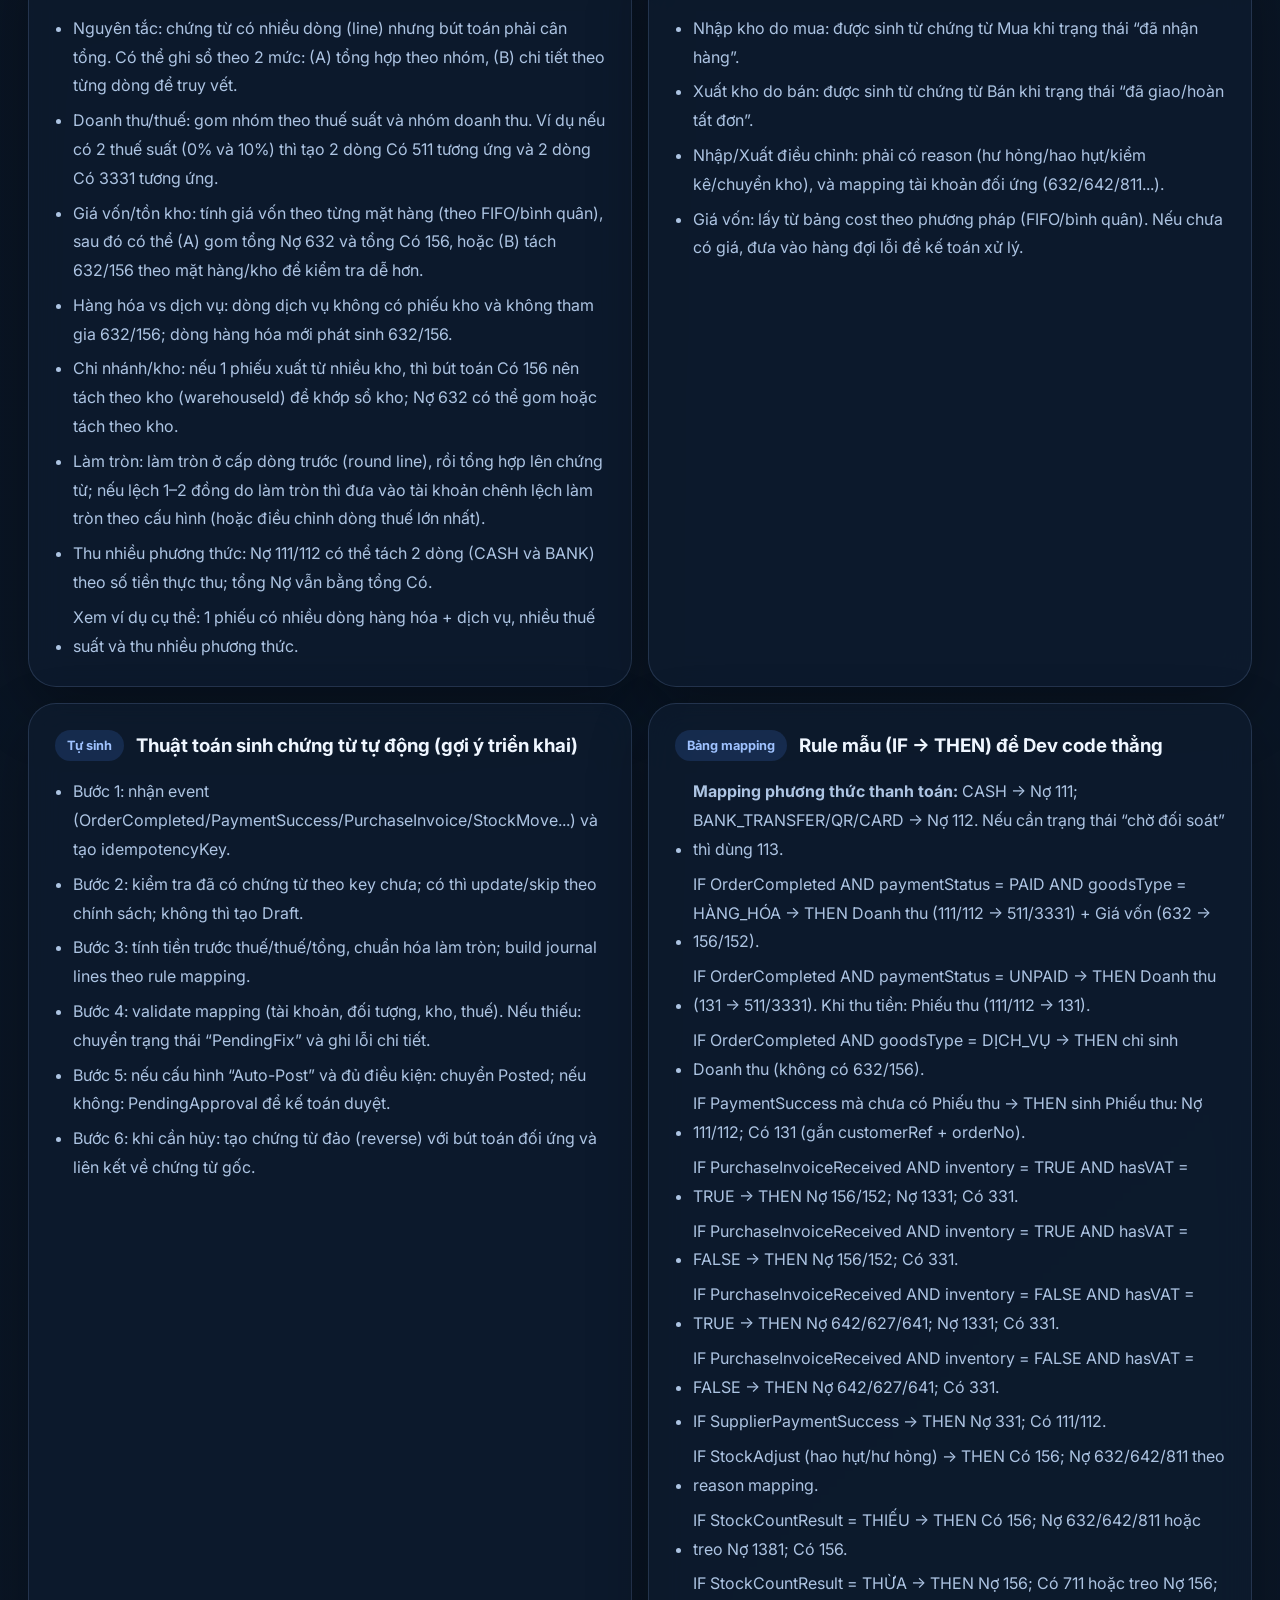
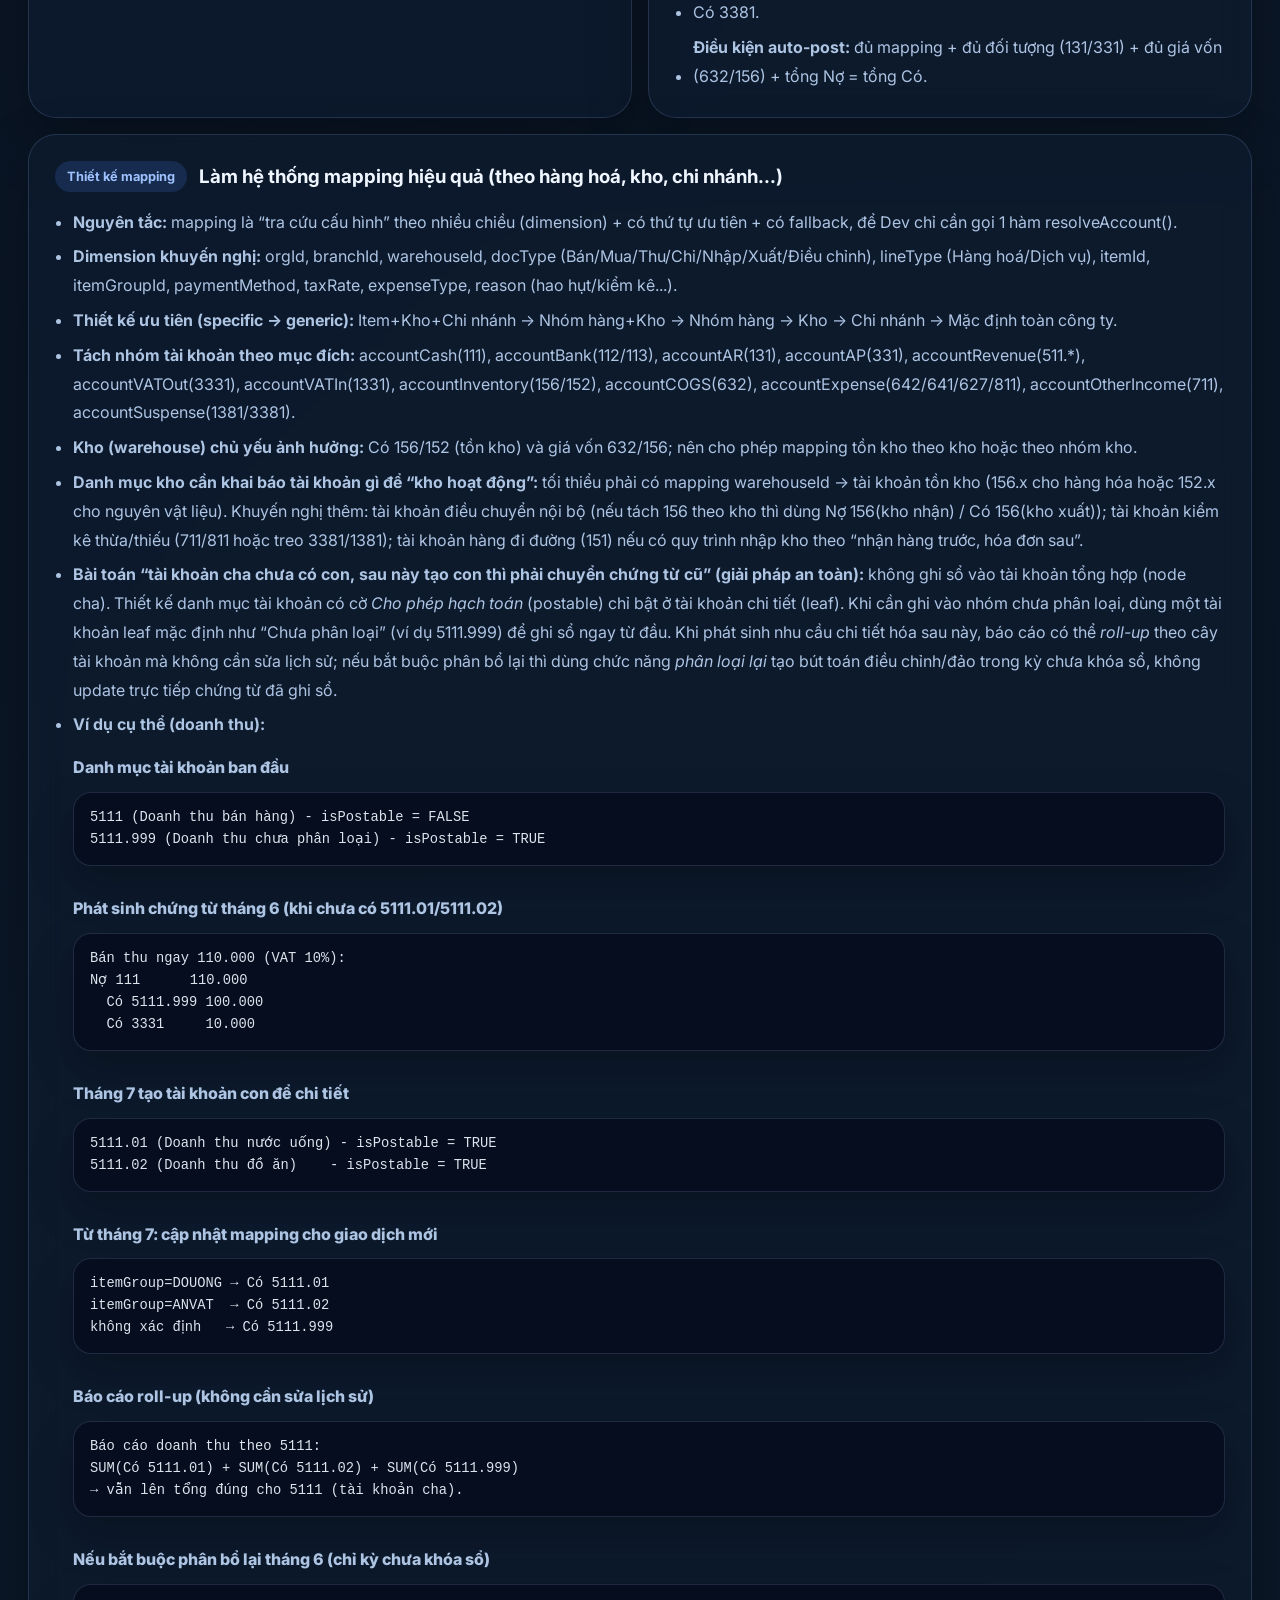
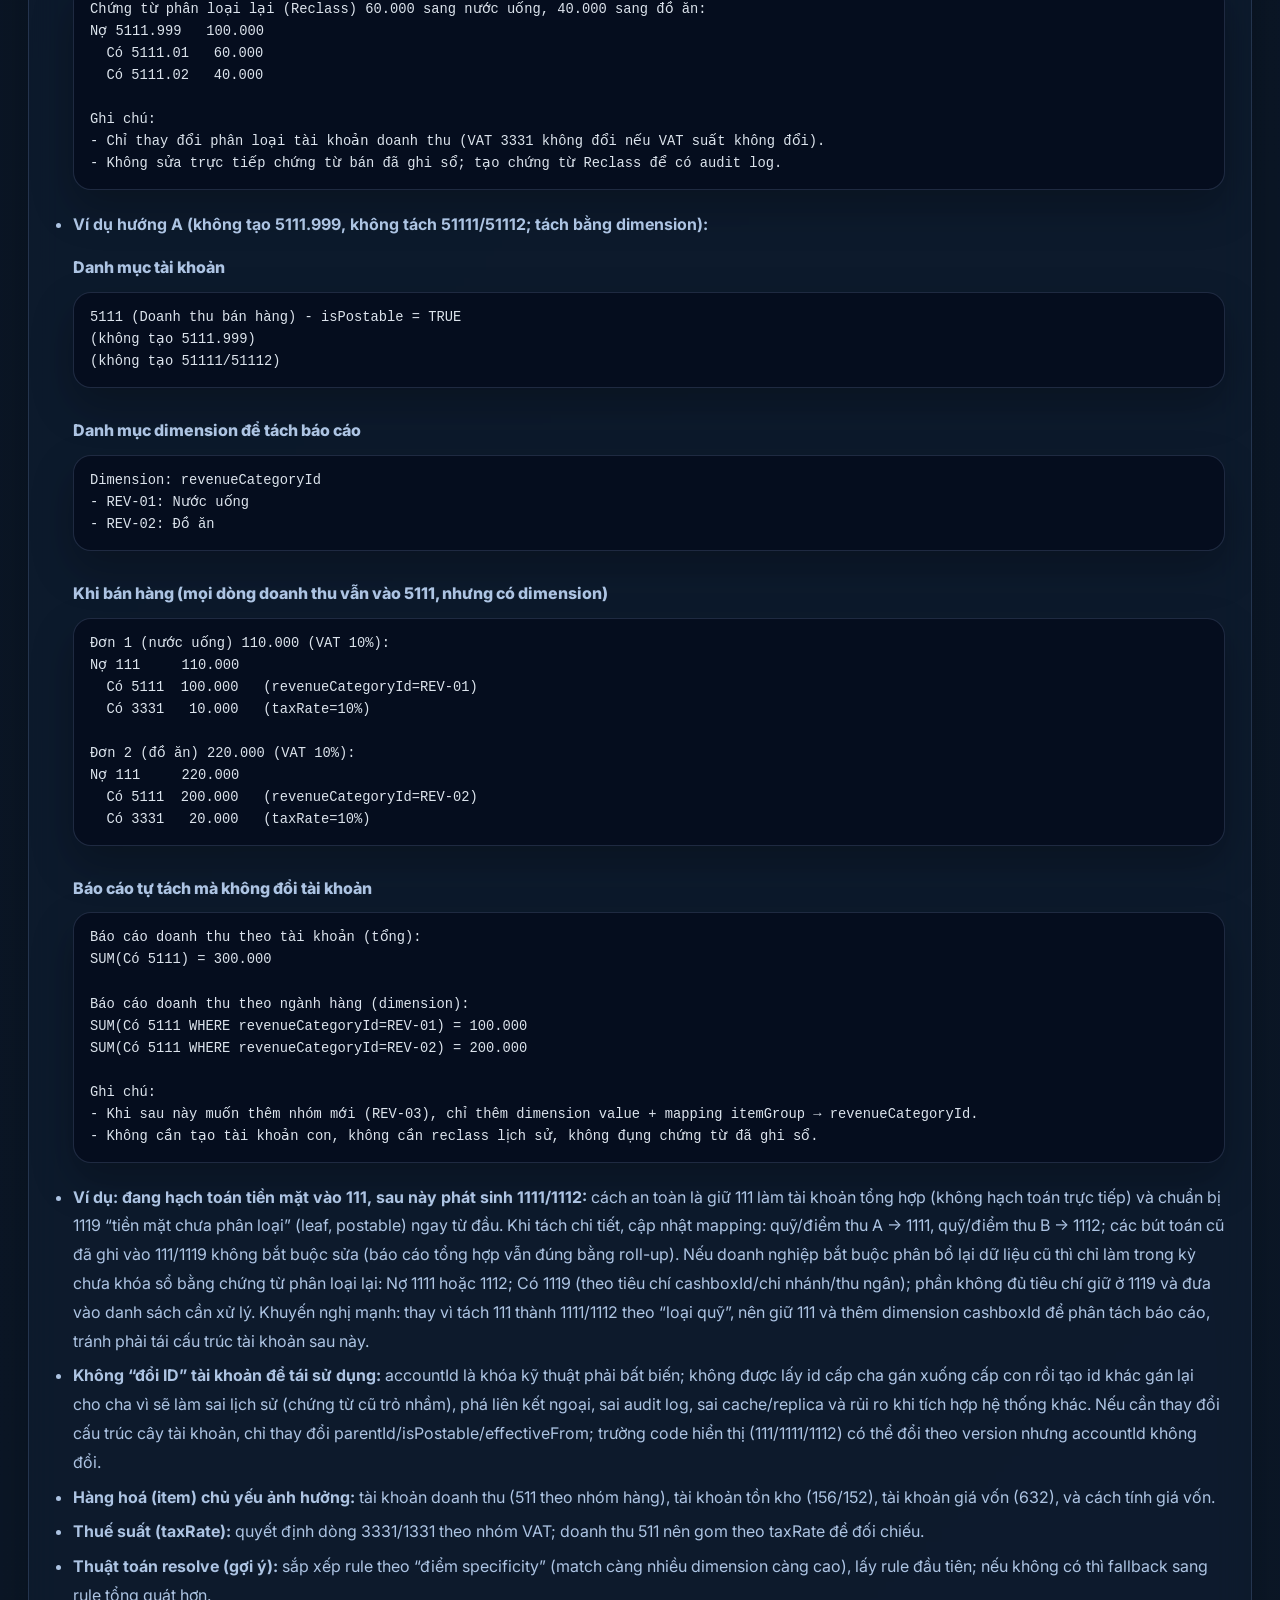
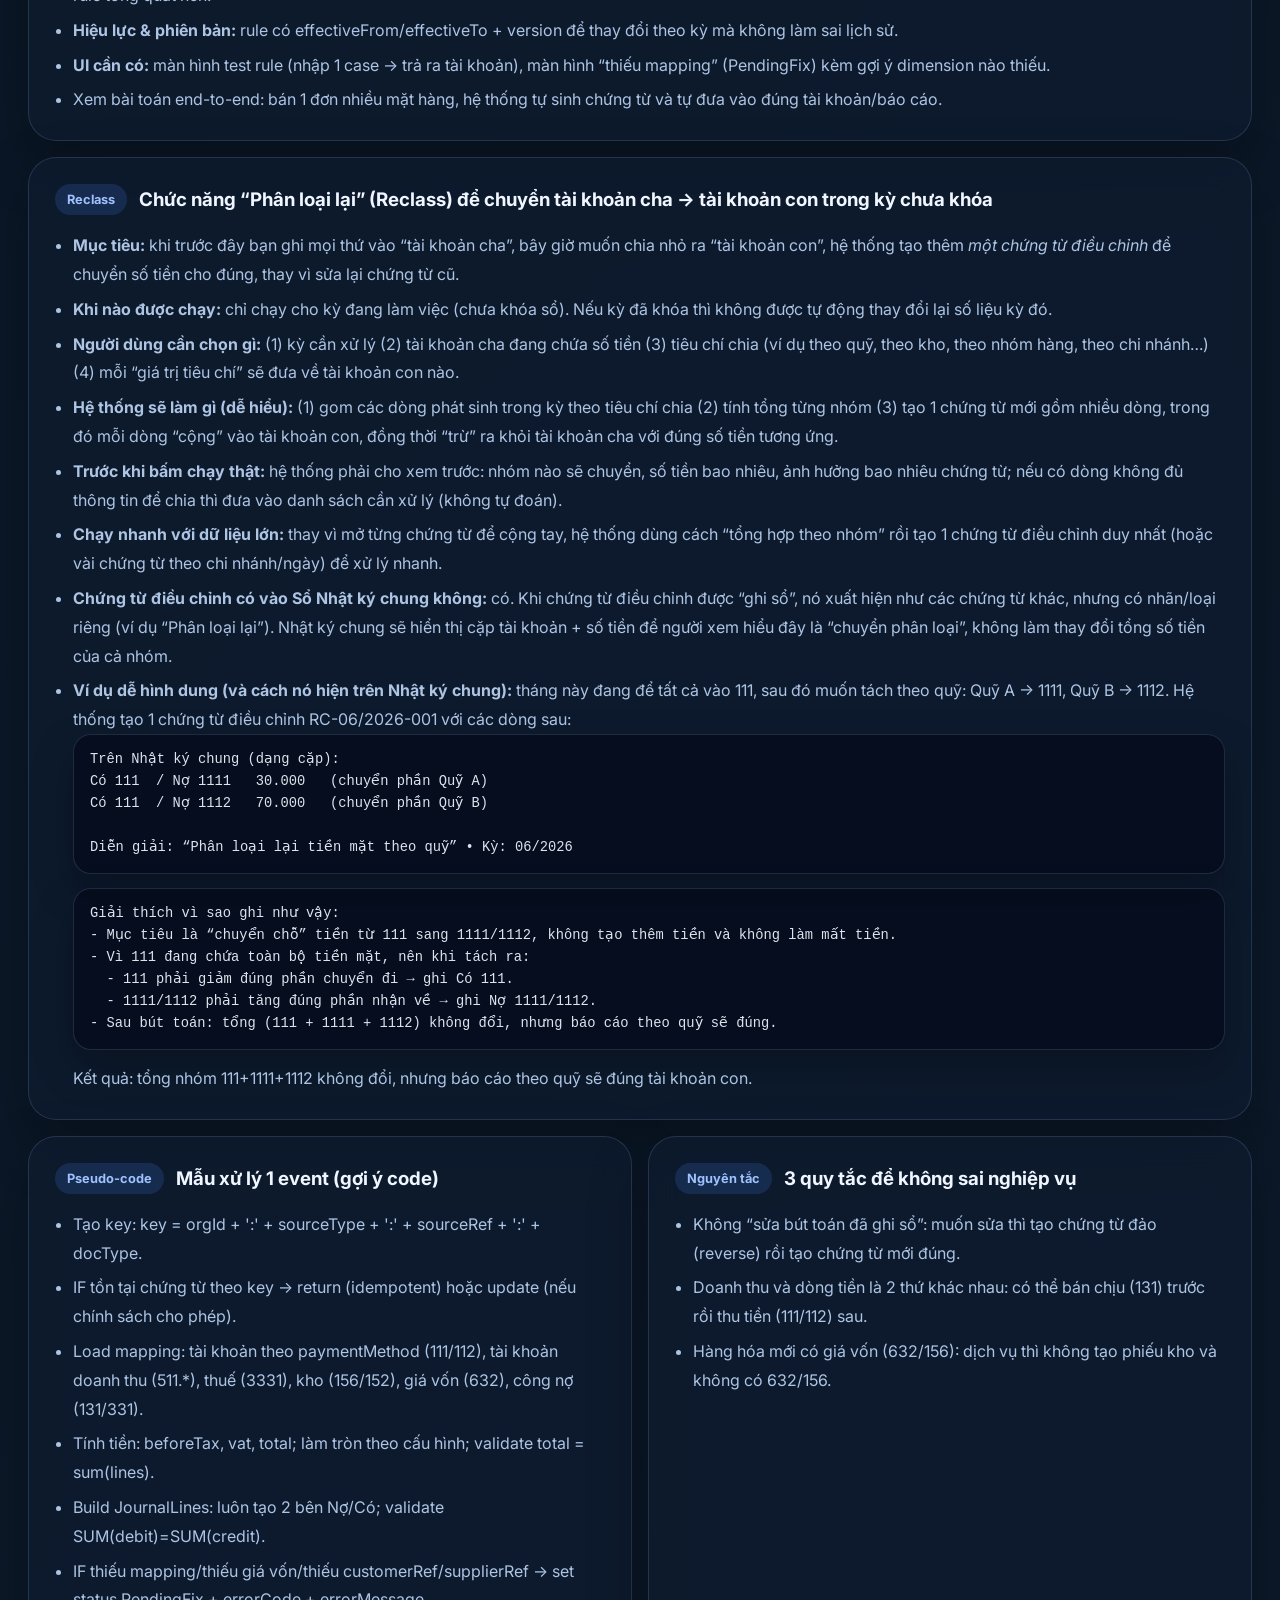
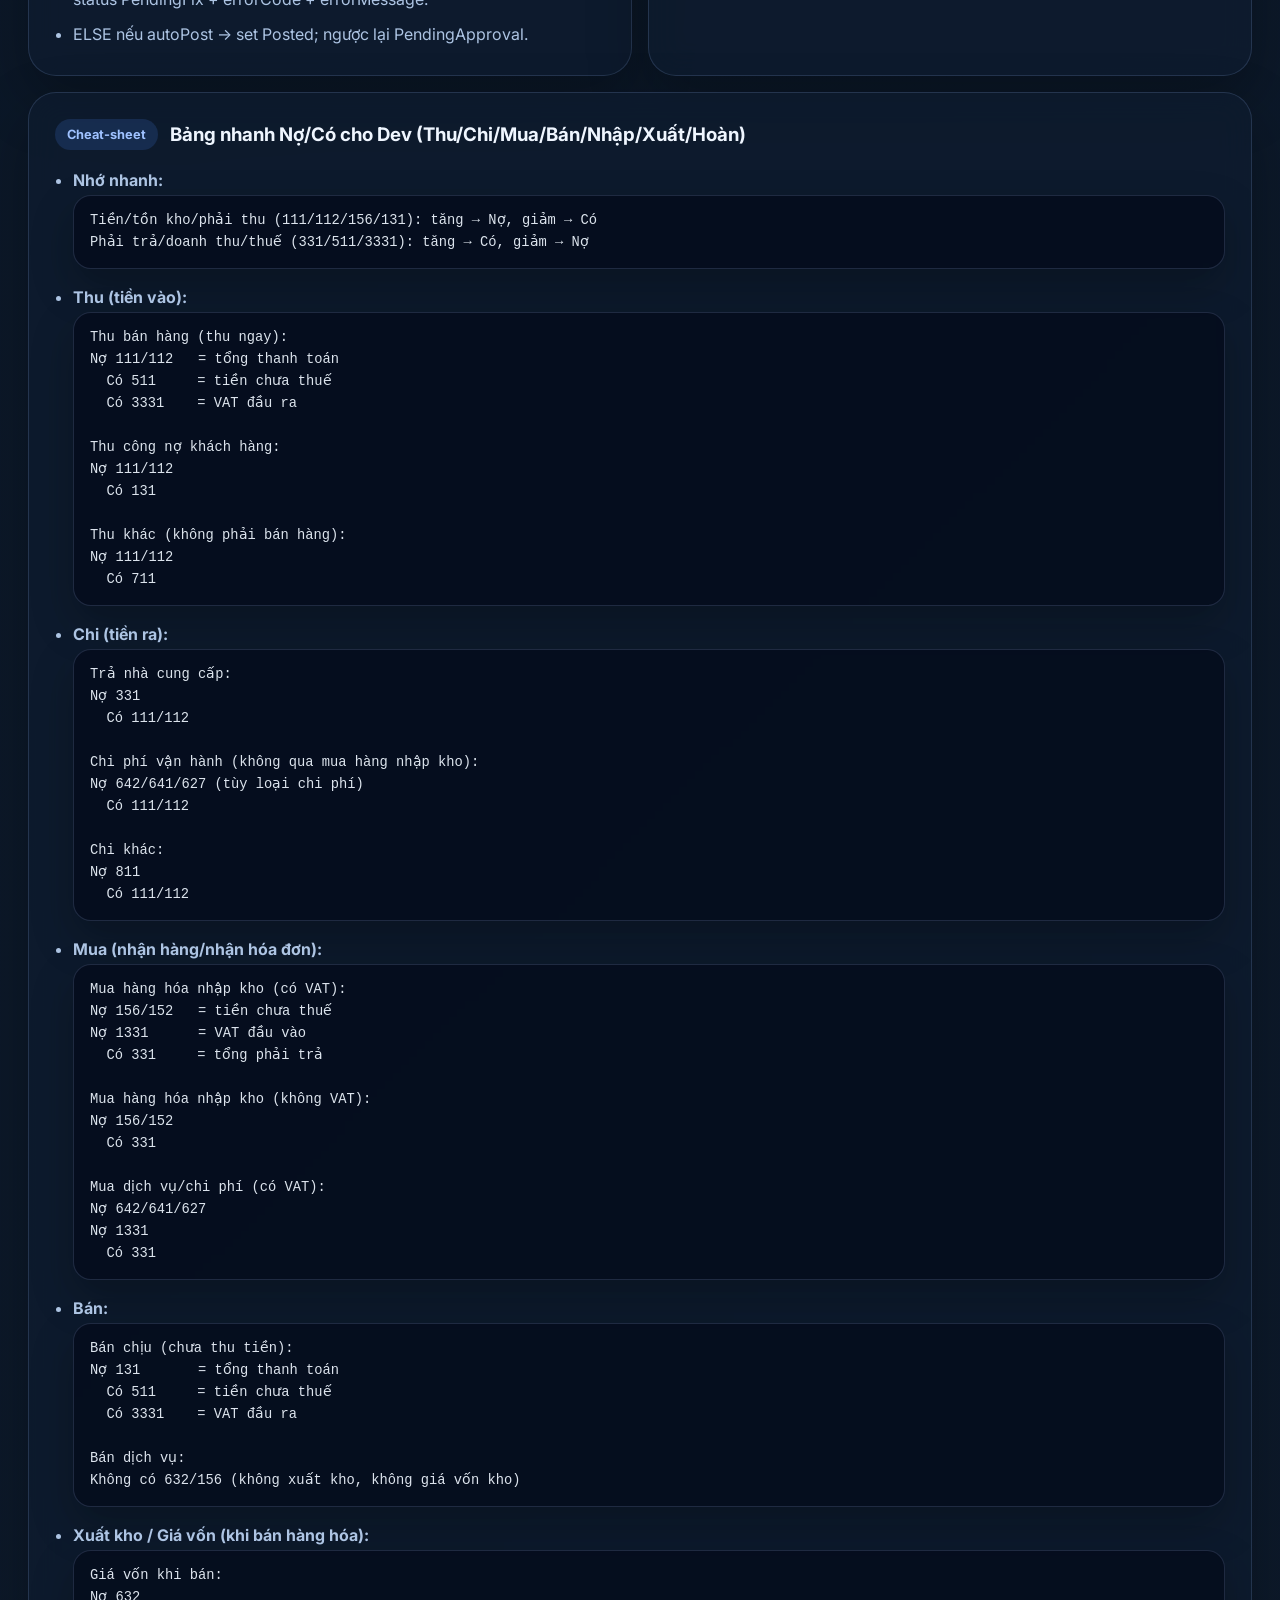
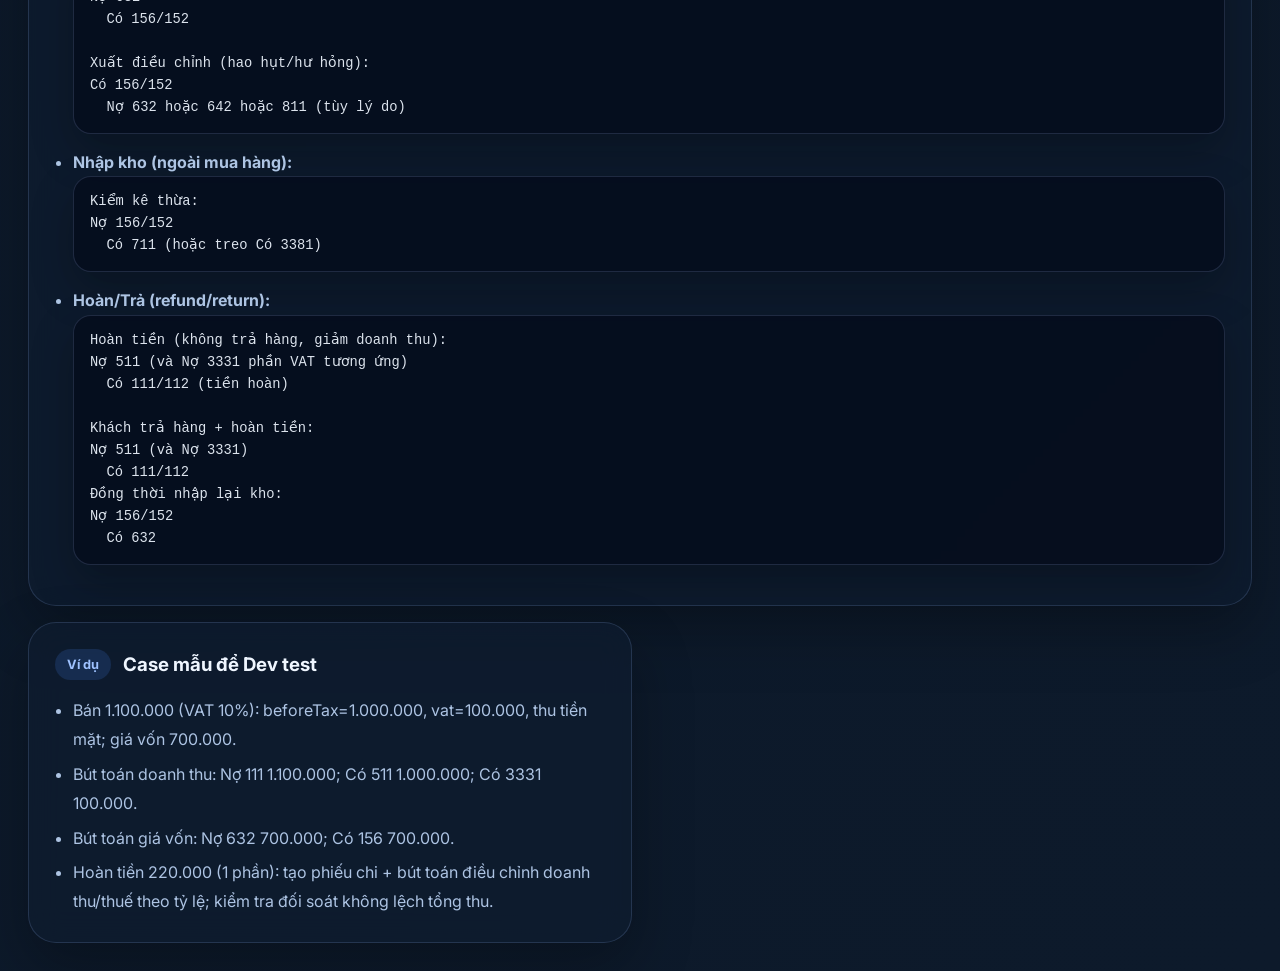
<file: accounting.html>
<!DOCTYPE html>
<html lang="vi">
<head>
  <meta charset="UTF-8">
  <meta name="viewport" content="width=device-width, initial-scale=1.0">
  <title>GODI - Chi tiết tính năng Kế toán</title>
  <meta
    name="description"
    content="Chi tiết tính năng Kế toán của hệ thống GODI, gồm toàn bộ page cần có trên GODI PORTAL và các liên kết dữ liệu từ GODI POS (Web), GODI App."
  >
  <link rel="preconnect" href="https://fonts.googleapis.com">
  <link rel="preconnect" href="https://fonts.gstatic.com" crossorigin>
  <link
    href="https://fonts.googleapis.com/css2?family=Inter:wght@400;500;600;700;800&display=swap"
    rel="stylesheet"
  >
  <link rel="stylesheet" href="../styles.css">
</head>
<body class="detail-page">
  <main class="detail-shell">
    <section class="detail-page-header">
      <div class="detail-header-top">
        <span class="detail-page-tag">Module chi tiết</span>
        <div class="header-link-group">
          <a class="back-link" href="accounting-demo.html">Mở demo kế toán</a>
          <a class="back-link" href="../index.html#features">Quay lại danh mục tính năng</a>
        </div>
      </div>
      <h1>Kế toán</h1>
      <p>
        Module kế toán tại GODI đóng vai trò tổng hợp và chuẩn hóa số liệu tài chính từ bán hàng, payment, hóa đơn
        và các nghiệp vụ vận hành khác. Đây là module chủ yếu đặt trên GODI PORTAL nhưng phải nhận dữ liệu chuẩn
        từ tất cả nền tảng còn lại.
      </p>
      <div class="detail-meta">
        <span class="detail-chip">Quản trị tập trung trên PORTAL</span>
        <span class="detail-chip">Nhận dữ liệu từ bán hàng, payment và hóa đơn</span>
        <span class="detail-chip">Phục vụ báo cáo tài chính và đối soát</span>
      </div>

      <div class="scope-grid">
        <article class="scope-card">
          <span class="scope-card-tag">GODI PORTAL</span>
          <h3>Hạch toán và kiểm tra</h3>
          <p>Thiết lập tài khoản kế toán, bút toán, kỳ kế toán, sổ sách, công nợ, doanh thu và báo cáo tài chính nghiệp vụ.</p>
        </article>
        <article class="scope-card">
          <span class="scope-card-tag">GODI POS (Web) / App</span>
          <h3>Gửi dữ liệu nguồn</h3>
          <p>Cung cấp dữ liệu giao dịch, thanh toán, hoàn tiền, doanh thu theo thời gian thực hoặc theo lô về hệ thống kế toán.</p>
        </article>
        <article class="scope-card">
          <span class="scope-card-tag">Liên kết hệ thống</span>
          <h3>Đối soát nhiều nguồn</h3>
          <p>Kế toán phải đối soát được giữa đơn hàng, payment, hóa đơn, vận hành và các nguồn phát sinh chênh lệch.</p>
        </article>
      </div>
    </section>

    <section class="detail-section">
      <div class="detail-section-heading">
        <h2>Danh sách page cần có</h2>
        <p class="detail-note">Các page kế toán nên ưu tiên khả năng kiểm tra, tổng hợp, đối chiếu và khóa sổ theo kỳ.</p>
      </div>

      <div class="detail-grid">
        <article class="detail-block">
          <div class="detail-block-header">
            <span class="detail-chip">GODI PORTAL</span>
            <h3>Page cấu hình kế toán</h3>
          </div>
          <ul class="page-list">
            <li>Page danh mục tài khoản kế toán và mapping tài khoản theo từng loại giao dịch.</li>
            <li>Page cấu hình kỳ kế toán, trạng thái mở sổ, khóa sổ và người chịu trách nhiệm.</li>
            <li>Page cấu hình quy tắc hạch toán cho bán hàng, payment, hóa đơn, hoàn tiền, chiết khấu và dịch vụ.</li>
            <li>Page cấu hình mã chi nhánh, trung tâm doanh thu, mã bộ phận và sơ đồ hạch toán nội bộ.</li>
          </ul>
        </article>

        <article class="detail-block">
          <div class="detail-block-header">
            <span class="detail-chip">GODI PORTAL</span>
            <h3>Page nghiệp vụ kế toán chính</h3>
          </div>
          <ul class="page-list">
            <li>Page tổng hợp doanh thu theo ngày, chi nhánh, nền tảng và trạng thái hạch toán.</li>
            <li>Page tạo hoặc sinh tự động bút toán từ giao dịch bán hàng và payment.</li>
            <li>Page danh sách chứng từ kế toán, lọc theo loại chứng từ, kỳ kế toán và trạng thái xử lý.</li>
            <li>Page chi tiết chứng từ để xem nguồn dữ liệu gốc, bút toán phát sinh và lịch sử chỉnh sửa.</li>
            <li>Page quản lý công nợ khách hàng, công nợ đối tác và lịch sử đối chiếu công nợ.</li>
            <li>Page quản lý hoàn tiền, giảm trừ doanh thu và điều chỉnh chứng từ liên quan.</li>
            <li>Page sổ nhật ký chung, sổ cái, sổ chi tiết và bảng cân đối phát sinh.</li>
            <li>Page khóa sổ cuối kỳ, theo dõi các lỗi còn tồn trước khi chốt kỳ kế toán.</li>
          </ul>
        </article>

        <article class="detail-block">
          <div class="detail-block-header">
            <span class="detail-chip">Đối soát</span>
            <h3>Page kiểm tra chênh lệch số liệu</h3>
          </div>
          <ul class="page-list">
            <li>Page đối soát doanh thu giữa đơn hàng, payment và hóa đơn.</li>
            <li>Page đối soát tiền mặt theo ca làm việc, theo điểm bán và theo kỳ.</li>
            <li>Page đối soát giao dịch QR, thẻ, chuyển khoản với báo cáo cổng payment.</li>
            <li>Page danh sách chênh lệch cần xử lý thủ công hoặc cần chuyển lại nguồn dữ liệu.</li>
            <li>Page nhật ký thao tác điều chỉnh số liệu và phê duyệt điều chỉnh.</li>
          </ul>
        </article>

        <article class="detail-block">
          <div class="detail-block-header">
            <span class="detail-chip">Báo cáo tài chính</span>
            <h3>Page đầu ra phục vụ quản trị</h3>
          </div>
          <ul class="page-list">
            <li>Page báo cáo doanh thu theo chi nhánh, nền tảng và loại hình kinh doanh.</li>
            <li>Page báo cáo công nợ, dòng tiền, chiết khấu và hoàn tiền.</li>
            <li>Page báo cáo lãi gộp, phân tích doanh thu theo nhóm sản phẩm hoặc dịch vụ.</li>
            <li>Page báo cáo phục vụ kiểm toán nội bộ, tra cứu chứng từ và truy vết nguồn gốc số liệu.</li>
          </ul>
        </article>
      </div>
    </section>

    <section class="detail-section">
      <div class="detail-section-heading">
        <h2>Nghiệp vụ & chứng từ trọng tâm (SME)</h2>
        <p class="detail-note">Tập trung các chứng từ phổ biến: Thu, Chi, Nhập, Xuất, Mua, Bán. Hỗ trợ sinh chứng từ tự động từ POS/App và cho phép kế toán kiểm tra, duyệt, điều chỉnh.</p>
      </div>

      <div class="detail-grid">
        <article class="detail-block">
          <div class="detail-block-header">
            <span class="detail-chip">Thu</span>
            <h3>Phiếu thu (tiền mặt / chuyển khoản)</h3>
          </div>
          <ul class="page-list">
            <li>Nguồn: thu tại quầy (POS), thu trên App, thu công nợ khách hàng, thu khác.</li>
            <li>Trạng thái: nháp → chờ duyệt → đã ghi sổ → đã khóa kỳ; hỗ trợ hủy/đảo (bút toán đảo).</li>
            <li>Thông tin bắt buộc: người nộp, lý do thu, nguồn tiền, tài khoản nhận, chứng từ tham chiếu (đơn/hoá đơn/giao dịch payment).</li>
            <li>Hạch toán mẫu: Nợ 111/112; Có 131 (thu công nợ) hoặc Có 511/3331 (thu bán hàng) hoặc Có 711 (thu khác).</li>
          </ul>
        </article>

        <article class="detail-block">
          <div class="detail-block-header">
            <span class="detail-chip">Chi</span>
            <h3>Phiếu chi (tiền mặt / chuyển khoản)</h3>
          </div>
          <ul class="page-list">
            <li>Nguồn: chi mua hàng, chi phí vận hành, chi hoàn tiền, chi khác; có thể sinh từ đề nghị thanh toán.</li>
            <li>Kiểm soát: định mức chi, nhà cung cấp, hợp đồng, hóa đơn đầu vào; phân bổ chi phí theo chi nhánh/bộ phận.</li>
            <li>Hạch toán mẫu: Nợ 331/152/156/642/635; Có 111/112 (tuỳ mục đích chi).</li>
            <li>Hoàn tiền: liên kết giao dịch payment và chứng từ bán hàng để đảm bảo đối soát doanh thu.</li>
          </ul>
        </article>

        <article class="detail-block">
          <div class="detail-block-header">
            <span class="detail-chip">Nhập</span>
            <h3>Phiếu nhập kho</h3>
          </div>
          <ul class="page-list">
            <li>Trường hợp: nhập mua, nhập trả lại, nhập điều chỉnh, nhập chuyển kho.</li>
            <li>Thông tin: kho, mặt hàng, số lượng, đơn giá, thuế, lô/hạn dùng (nếu có), chứng từ mua tham chiếu.</li>
            <li>Hạch toán mẫu (kê khai thường xuyên): Nợ 156/152; Có 331 (nhập mua chưa thanh toán) hoặc Có 111/112 (mua trả ngay).</li>
            <li>Định giá: hỗ trợ bình quân gia quyền (liên hoàn/cuối kỳ) hoặc FIFO theo cấu hình.</li>
          </ul>
        </article>

        <article class="detail-block">
          <div class="detail-block-header">
            <span class="detail-chip">Xuất</span>
            <h3>Phiếu xuất kho</h3>
          </div>
          <ul class="page-list">
            <li>Trường hợp: xuất bán, xuất nội bộ, xuất hủy/hao hụt, xuất điều chỉnh, xuất chuyển kho.</li>
            <li>Ràng buộc: không cho xuất âm (tuỳ cấu hình), cảnh báo tồn kho, theo dõi chênh lệch kiểm kê.</li>
            <li>Hạch toán mẫu (xuất bán): Nợ 632; Có 156/152 (giá vốn).</li>
            <li>Liên kết bán hàng: đối chiếu số lượng xuất với số lượng bán theo đơn/hóa đơn.</li>
          </ul>
        </article>

        <article class="detail-block">
          <div class="detail-block-header">
            <span class="detail-chip">Mua</span>
            <h3>Mua hàng & công nợ phải trả</h3>
          </div>
          <ul class="page-list">
            <li>Luồng: đơn mua → nhận hàng (nhập kho) → hóa đơn đầu vào → thanh toán → đối chiếu công nợ.</li>
            <li>Thuế GTGT: theo dõi 1331, điều kiện khấu trừ và trạng thái hồ sơ hóa đơn.</li>
            <li>Hạch toán mẫu: Nợ 156/152 (giá chưa thuế), Nợ 1331 (thuế); Có 331 (phải trả).</li>
            <li>Thanh toán NCC: Nợ 331; Có 111/112; hỗ trợ tạm ứng và bù trừ.</li>
          </ul>
        </article>

        <article class="detail-block">
          <div class="detail-block-header">
            <span class="detail-chip">Bán</span>
            <h3>Bán hàng, doanh thu & công nợ phải thu</h3>
          </div>
          <ul class="page-list">
            <li>Luồng: tạo đơn (POS/App) → thu tiền (payment) → xuất hoá đơn (nếu có) → ghi nhận doanh thu → đối soát.</li>
            <li>Hạch toán mẫu (bán chịu): Nợ 131; Có 511, Có 3331 (thuế GTGT đầu ra).</li>
            <li>Hạch toán mẫu (thu ngay): Nợ 111/112; Có 511, Có 3331; đồng thời ghi giá vốn: Nợ 632; Có 156/152.</li>
            <li>Giảm trừ/chiết khấu/hoàn tiền: theo dõi 521/532/531 (tuỳ cấu hình) và bút toán điều chỉnh tương ứng.</li>
          </ul>
        </article>
      </div>
    </section>

    <section class="detail-section">
      <div class="detail-section-heading">
        <h2>Phương pháp hạch toán & kiểm soát sổ sách</h2>
        <p class="detail-note">Thiết kế theo nguyên tắc kế toán kép (Nợ/Có), sinh bút toán tự động từ giao dịch và vẫn cho phép kế toán điều chỉnh có kiểm soát.</p>
      </div>

      <div class="detail-grid">
        <article class="detail-block">
          <div class="detail-block-header">
            <span class="detail-chip">Sổ sách</span>
            <h3>Nhật ký chung → Sổ cái → Sổ chi tiết</h3>
          </div>
          <ul class="page-list">
            <li>Mọi chứng từ phát sinh bút toán được ghi vào sổ nhật ký chung, sau đó lên sổ cái theo tài khoản.</li>
            <li>Sổ chi tiết theo đối tượng: khách hàng (131), nhà cung cấp (331), hàng tồn kho (156/152), tiền (111/112).</li>
            <li>Chuẩn hóa “nguồn chứng từ” để truy vết: đơn hàng, giao dịch payment, hóa đơn điện tử, phiếu kho.</li>
            <li>Nhật ký chung (General Journal): hiển thị ngày hạch toán, số chứng từ, diễn giải, cặp tài khoản Nợ/Có, số tiền và dimension (chi nhánh/kho/đối tượng/thuế suất).</li>
            <li>Phương pháp ghi sổ Nhật ký chung: mọi nghiệp vụ được ghi theo thời gian phát sinh; mỗi chứng từ có nhiều dòng định khoản; hệ thống cho phép hiển thị theo 2 dạng: (1) dạng dòng bút toán (mỗi dòng là 1 tài khoản với Nợ hoặc Có) hoặc (2) dạng cặp định khoản (mỗi dòng là 1 cặp Nợ/Có với 1 số tiền) để dễ đọc và đối chiếu.</li>
            <li>Quy tắc lên sổ: chỉ lấy bút toán trạng thái Posted; sắp xếp theo ngày hạch toán rồi theo số chứng từ; luôn kiểm tra tổng Nợ = tổng Có theo từng chứng từ và theo kỳ.</li>
            <li>Truy vết nguồn: mỗi dòng nhật ký phải có sourceRef (đơn hàng/payment/hóa đơn/phiếu kho), người tạo, và liên kết mở chứng từ gốc.</li>
            <li>Sổ chi tiết tài khoản: lọc theo tài khoản + kỳ + chi nhánh/kho/đối tượng; có số dư đầu kỳ, phát sinh, số dư cuối kỳ; hỗ trợ drill-down về chứng từ gốc.</li>
            <li>Bảng cân đối phát sinh (Trial Balance): tổng hợp phát sinh Nợ/Có theo tài khoản và dư cuối (dư Nợ/dư Có) để kiểm tra cân đối và phục vụ khóa sổ.</li>
            <li>Bảng cân đối kế toán: tổng hợp số dư cuối theo nhóm tài sản (nhóm 1), nợ phải trả (nhóm 3) và vốn chủ (nhóm 4); khi kết chuyển thì 421 phải phản ánh kết quả.</li>
            <li>Báo cáo công nợ phải thu/phải trả: theo đối tượng (khách hàng/NCC), theo kỳ, theo hạn thanh toán; có đối chiếu phát sinh và dư cuối; hỗ trợ “aging” (0-30, 31-60, 61-90, &gt;90 ngày).</li>
          </ul>
        </article>

        <article class="detail-block">
          <div class="detail-block-header">
            <span class="detail-chip">Tự động hóa</span>
            <h3>Quy tắc sinh bút toán (Accounting Rules)</h3>
          </div>
          <ul class="page-list">
            <li>Mapping tài khoản theo: loại chứng từ, phương thức thanh toán, loại hàng hóa/dịch vụ, chi nhánh/bộ phận.</li>
            <li>Trạng thái bút toán: tự động sinh → chờ duyệt → đã ghi sổ; cho phép khoá sửa khi đã chốt kỳ.</li>
            <li>Hỗ trợ bút toán đảo và bút toán điều chỉnh để xử lý hoàn tiền, sai sót, chênh lệch đối soát.</li>
          </ul>
        </article>

        <article class="detail-block">
          <div class="detail-block-header">
            <span class="detail-chip">Tự động chứng từ</span>
            <h3>Muốn “tự động” cần chuẩn bị gì?</h3>
          </div>
          <ul class="page-list">
            <li>Chuẩn hóa dữ liệu nguồn: đơn hàng, thanh toán, hóa đơn, nhập/xuất kho phải có mã tham chiếu duy nhất để tránh sinh trùng.</li>
            <li>Thiết lập danh mục & mapping: tài khoản kế toán, kho, nhóm hàng/dịch vụ, phương thức thanh toán, thuế suất, chi nhánh/bộ phận.</li>
            <li>Thiết kế “Rule Engine”: mỗi loại nghiệp vụ (thu/chi/mua/bán/nhập/xuất/hoàn) có bộ rule sinh bút toán Nợ/Có, kèm điều kiện và ưu tiên.</li>
            <li>Thiết kế trạng thái chứng từ: nháp → chờ duyệt → đã ghi sổ; cho phép “đảo chứng từ” thay vì sửa trực tiếp khi đã ghi sổ.</li>
            <li>Thiết kế hàng đợi lỗi: chứng từ thiếu mapping/thiếu dữ liệu phải vào danh sách “cần xử lý”, có gợi ý nguyên nhân và cách khắc phục.</li>
            <li>Đối soát bắt buộc: đối chiếu đơn hàng ↔ payment ↔ hóa đơn ↔ phiếu kho trước khi cho phép khóa sổ kỳ.</li>
            <li>Nhật ký & phân quyền: ai tạo/sinh tự động, ai duyệt, ai sửa; mọi thay đổi có lịch sử, có lý do điều chỉnh.</li>
          </ul>
        </article>

        <article class="detail-block">
          <div class="detail-block-header">
            <span class="detail-chip">Tồn kho</span>
            <h3>Giá vốn & phương pháp tính giá</h3>
          </div>
          <ul class="page-list">
            <li>Mặc định theo kê khai thường xuyên để phản ánh tồn kho và giá vốn sát thực tế theo giao dịch.</li>
            <li>Phương pháp tính giá: bình quân gia quyền (liên hoàn/cuối kỳ) hoặc FIFO; cấu hình theo doanh nghiệp.</li>
            <li>Kiểm kê: tạo chứng từ chênh lệch kiểm kê và hạch toán hao hụt/thừa theo quy định nội bộ.</li>
          </ul>
        </article>

        <article class="detail-block">
          <div class="detail-block-header">
            <span class="detail-chip">Kỳ kế toán</span>
            <h3>Khóa sổ & kết chuyển cuối kỳ</h3>
          </div>
          <ul class="page-list">
            <li>Quy trình: rà soát đối soát → xử lý bút toán treo → chốt kỳ → khoá sổ; ghi nhận lịch sử khoá sổ.</li>
            <li>Kết chuyển doanh thu/chi phí (tuỳ phạm vi): 511/632/642/635… sang 911 để xác định kết quả.</li>
            <li>Kết chuyển mẫu tối thiểu cho SME: Nợ 511.*; Có 911 (doanh thu) → Nợ 911; Có 632 (giá vốn) → Nợ 911; Có 421 (nếu lãi).</li>
            <li>Điều kiện cho phép khóa kỳ: bảng cân đối phát sinh cân, không còn chứng từ PendingFix, các đối soát bắt buộc đã đạt trạng thái “khớp”.</li>
            <li>Phân quyền: kế toán viên lập chứng từ, kế toán trưởng duyệt và khoá kỳ; mọi thay đổi có nhật ký.</li>
          </ul>
        </article>
      </div>
    </section>

    <section class="detail-section">
      <div class="detail-section-heading">
        <h2>Đặc tả nghiệp vụ</h2>
        <p class="detail-note">Mục tiêu: Dev không cần nền tảng kế toán vẫn triển khai được luồng sinh chứng từ + sinh bút toán + đối soát. Tất cả bút toán đều theo nguyên tắc Nợ/Có và cân bằng tổng Nợ = tổng Có.</p>
      </div>

      <div class="detail-grid">
        <article class="detail-block">
          <div class="detail-block-header">
            <span class="detail-chip">Chuẩn dữ liệu</span>
            <h3>Đối tượng & trạng thái chuẩn</h3>
          </div>
          <ul class="page-list">
            <li>AccountingDocument (Chứng từ): id, type, docNo, docDate, orgId, branchId, currency, totalAmount, status, sourceRef, sourceType, note, createdBy, approvedBy.</li>
            <li>JournalEntry (Bút toán): id, docId, postDate, status; JournalLine: accountNo, debit, credit, dimensions (branch/department/costCenter), partnerRef (customer/supplier), itemGroupRef.</li>
            <li>StockMove (Phiếu kho): id, type (IN/OUT/TRANSFER/ADJUST), warehouseId, lines (itemId, qty, unitCost), sourceRef.</li>
            <li>Trạng thái gợi ý: Draft → PendingApproval → Posted → Locked; Cancelled (không xóa, chỉ hủy); Reversed (đã tạo chứng từ đảo).</li>
            <li>Idempotency: mỗi chứng từ tự sinh phải có khóa duy nhất (orgId + sourceType + sourceRef + docType) để không sinh trùng khi đồng bộ lại.</li>
          </ul>
        </article>

        <article class="detail-block">
          <div class="detail-block-header">
            <span class="detail-chip">Nguồn sự kiện</span>
            <h3>Bản đồ “sự kiện → chứng từ”</h3>
          </div>
          <ul class="page-list">
            <li>Bán hàng (Order Completed) → Chứng từ Bán + Phiếu thu/ghi nhận phải thu + (nếu hàng hóa) Phiếu xuất kho + Giá vốn.</li>
            <li>Thanh toán (Payment Success) → Phiếu thu (nếu thu sau) hoặc đối soát cập nhật chứng từ bán (nếu thu cùng lúc).</li>
            <li>Hoàn tiền (Refund Success) → Phiếu chi/giảm trừ + bút toán đảo doanh thu/thuế (tùy chính sách) + nhập kho lại (nếu hoàn hàng).</li>
            <li>Mua hàng (Purchase Invoice Received) → Chứng từ Mua + (nếu nhập kho) Phiếu nhập kho; thanh toán NCC tạo Phiếu chi.</li>
            <li>Nhập kho/Xuất kho thủ công → Phiếu nhập/xuất + bút toán tồn kho/giá vốn/chi phí tùy lý do.</li>
            <li>Thu/Chi khác (không gắn mua/bán) → Phiếu thu/chi khác.</li>
          </ul>
        </article>

        <article class="detail-block">
          <div class="detail-block-header">
            <span class="detail-chip">Thu</span>
            <h3>Phiếu thu (Receipt Voucher)</h3>
          </div>
          <ul class="page-list">
            <li>Input tối thiểu: docDate, payerName/partnerRef, amount, paymentMethod (CASH/BANK/QR/CARD), sourceRef (nếu có), reason.</li>
            <li>Validation: amount &gt; 0; nếu thu công nợ thì partnerRef bắt buộc; nếu BANK thì bankAccountRef bắt buộc.</li>
            <li>Hạch toán chuẩn: Nợ 111 (tiền mặt) hoặc Nợ 112 (ngân hàng); Có 131 (thu công nợ) hoặc Có 711 (thu khác).</li>
            <li>Nếu thu ngay từ bán hàng và hệ thống chọn “ghi nhận doanh thu theo thu tiền” thì phiếu thu có thể kèm bút toán Có 511, Có 3331; khuyến nghị tách: Bán (doanh thu) và Thu (dòng tiền) để đối soát rõ.</li>
          </ul>
        </article>

        <article class="detail-block">
          <div class="detail-block-header">
            <span class="detail-chip">Chi</span>
            <h3>Phiếu chi (Payment Voucher)</h3>
          </div>
          <ul class="page-list">
            <li>Input tối thiểu: docDate, payeeName/partnerRef, amount, paymentMethod, sourceRef (nếu có), reason.</li>
            <li>Validation: amount &gt; 0; nếu chi NCC thì partnerRef bắt buộc; nếu hoàn tiền khách thì sourceRef(payment/order) bắt buộc.</li>
            <li>Hạch toán chuẩn: Có 111/112; Nợ 331 (trả NCC) hoặc Nợ 811 (chi khác) hoặc Nợ 521/531/532 (giảm trừ) hoặc Nợ 131 (hoàn lại tiền khi đã thu trước, tùy mô hình).</li>
            <li>Khuyến nghị có “lý do chi” (expenseType) để mapping tài khoản tự động (642/635/811...).</li>
          </ul>
        </article>

        <article class="detail-block">
          <div class="detail-block-header">
            <span class="detail-chip">Mua</span>
            <h3>Mua hàng (Purchase)</h3>
          </div>
          <ul class="page-list">
            <li>Input: supplierRef, invoiceNo, invoiceDate, lines (item/service, qty, unitPrice, taxRate), totals (beforeTax, vat, afterTax), warehouseRef (nếu là hàng), paymentStatus.</li>
            <li>Validation: có ít nhất 1 line; số tiền khớp tổng; thuế suất hợp lệ; nếu hàng hóa thì warehouseRef bắt buộc khi “nhập kho”.</li>
            <li>Hạch toán chuẩn (hàng hóa nhập kho, có VAT): Nợ 156/152 = beforeTax; Nợ 1331 = vat; Có 331 = afterTax.</li>
            <li>Thanh toán NCC (phiếu chi): Nợ 331; Có 111/112.</li>
          </ul>
        </article>

        <article class="detail-block">
          <div class="detail-block-header">
            <span class="detail-chip">Bán</span>
            <h3>Bán hàng (Sales)</h3>
          </div>
          <ul class="page-list">
            <li>Input: customerRef (nếu bán chịu), orderNo, orderDate, lines (item/service, qty, unitPrice, taxRate), totals (beforeTax, vat, afterTax), paymentMethod(s), invoiceRef (nếu xuất HĐ).</li>
            <li>Validation: tổng tiền khớp; nếu bán chịu thì customerRef bắt buộc; nếu có hàng hóa thì phải có phiếu xuất kho hoặc cơ chế trừ tồn.</li>
            <li>Hạch toán doanh thu: Nợ 131 (bán chịu) hoặc Nợ 111/112 (thu ngay); Có 511 = beforeTax; Có 3331 = vat.</li>
            <li>Hạch toán giá vốn (nếu hàng hóa): Nợ 632; Có 156/152 theo giá vốn tính (FIFO/bình quân).</li>
          </ul>
        </article>

        <article class="detail-block">
          <div class="detail-block-header">
            <span class="detail-chip">Nhiều mặt hàng</span>
            <h3>1 phiếu có nhiều mặt hàng xử lý như thế nào?</h3>
          </div>
          <ul class="page-list">
            <li>Nguyên tắc: chứng từ có nhiều dòng (line) nhưng bút toán phải cân tổng. Có thể ghi sổ theo 2 mức: (A) tổng hợp theo nhóm, (B) chi tiết theo từng dòng để truy vết.</li>
            <li>Doanh thu/thuế: gom nhóm theo thuế suất và nhóm doanh thu. Ví dụ nếu có 2 thuế suất (0% và 10%) thì tạo 2 dòng Có 511 tương ứng và 2 dòng Có 3331 tương ứng.</li>
            <li>Giá vốn/tồn kho: tính giá vốn theo từng mặt hàng (theo FIFO/bình quân), sau đó có thể (A) gom tổng Nợ 632 và tổng Có 156, hoặc (B) tách 632/156 theo mặt hàng/kho để kiểm tra dễ hơn.</li>
            <li>Hàng hóa vs dịch vụ: dòng dịch vụ không có phiếu kho và không tham gia 632/156; dòng hàng hóa mới phát sinh 632/156.</li>
            <li>Chi nhánh/kho: nếu 1 phiếu xuất từ nhiều kho, thì bút toán Có 156 nên tách theo kho (warehouseId) để khớp sổ kho; Nợ 632 có thể gom hoặc tách theo kho.</li>
            <li>Làm tròn: làm tròn ở cấp dòng trước (round line), rồi tổng hợp lên chứng từ; nếu lệch 1–2 đồng do làm tròn thì đưa vào tài khoản chênh lệch làm tròn theo cấu hình (hoặc điều chỉnh dòng thuế lớn nhất).</li>
            <li>Thu nhiều phương thức: Nợ 111/112 có thể tách 2 dòng (CASH và BANK) theo số tiền thực thu; tổng Nợ vẫn bằng tổng Có.</li>
            <li>
              <button class="rule-trigger" type="button" data-rule="multi-lines" data-rule-title="Ví dụ: 1 phiếu nhiều mặt hàng (nhiều VAT, nhiều phương thức, nhiều kho)">
                Xem ví dụ cụ thể: 1 phiếu có nhiều dòng hàng hóa + dịch vụ, nhiều thuế suất và thu nhiều phương thức.
              </button>
            </li>
          </ul>
        </article>

        <article class="detail-block">
          <div class="detail-block-header">
            <span class="detail-chip">Nhập/Xuất</span>
            <h3>Phiếu kho (Stock In/Out)</h3>
          </div>
          <ul class="page-list">
            <li>Nhập kho do mua: được sinh từ chứng từ Mua khi trạng thái “đã nhận hàng”.</li>
            <li>Xuất kho do bán: được sinh từ chứng từ Bán khi trạng thái “đã giao/hoàn tất đơn”.</li>
            <li>Nhập/Xuất điều chỉnh: phải có reason (hư hỏng/hao hụt/kiểm kê/chuyển kho), và mapping tài khoản đối ứng (632/642/811...).</li>
            <li>Giá vốn: lấy từ bảng cost theo phương pháp (FIFO/bình quân). Nếu chưa có giá, đưa vào hàng đợi lỗi để kế toán xử lý.</li>
          </ul>
        </article>

        <article class="detail-block">
          <div class="detail-block-header">
            <span class="detail-chip">Tự sinh</span>
            <h3>Thuật toán sinh chứng từ tự động (gợi ý triển khai)</h3>
          </div>
          <ul class="page-list">
            <li>Bước 1: nhận event (OrderCompleted/PaymentSuccess/PurchaseInvoice/StockMove...) và tạo idempotencyKey.</li>
            <li>Bước 2: kiểm tra đã có chứng từ theo key chưa; có thì update/skip theo chính sách; không thì tạo Draft.</li>
            <li>Bước 3: tính tiền trước thuế/thuế/tổng, chuẩn hóa làm tròn; build journal lines theo rule mapping.</li>
            <li>Bước 4: validate mapping (tài khoản, đối tượng, kho, thuế). Nếu thiếu: chuyển trạng thái “PendingFix” và ghi lỗi chi tiết.</li>
            <li>Bước 5: nếu cấu hình “Auto-Post” và đủ điều kiện: chuyển Posted; nếu không: PendingApproval để kế toán duyệt.</li>
            <li>Bước 6: khi cần hủy: tạo chứng từ đảo (reverse) với bút toán đối ứng và liên kết về chứng từ gốc.</li>
          </ul>
        </article>

        <article class="detail-block">
          <div class="detail-block-header">
            <span class="detail-chip">Bảng mapping</span>
            <h3>Rule mẫu (IF → THEN) để Dev code thẳng</h3>
          </div>
          <ul class="page-list">
            <li>
              <button class="rule-trigger" type="button" data-rule="pay-method-map" data-rule-title="Mapping phương thức thanh toán (Cash/Bank/QR/Card)">
                <strong>Mapping phương thức thanh toán:</strong> CASH → Nợ 111; BANK_TRANSFER/QR/CARD → Nợ 112. Nếu cần trạng thái “chờ đối soát” thì dùng 113.
              </button>
            </li>
            <li>
              <button class="rule-trigger" type="button" data-rule="sale-paid-goods" data-rule-title="Bán hàng thu ngay (Hàng hóa)">
                IF OrderCompleted AND paymentStatus = PAID AND goodsType = HÀNG_HÓA → THEN Doanh thu (111/112 → 511/3331) + Giá vốn (632 → 156/152).
              </button>
            </li>
            <li>
              <button class="rule-trigger" type="button" data-rule="sale-unpaid-ar" data-rule-title="Bán chịu (Công nợ phải thu)">
                IF OrderCompleted AND paymentStatus = UNPAID → THEN Doanh thu (131 → 511/3331). Khi thu tiền: Phiếu thu (111/112 → 131).
              </button>
            </li>
            <li>
              <button class="rule-trigger" type="button" data-rule="sale-service" data-rule-title="Bán dịch vụ (không giá vốn)">
                IF OrderCompleted AND goodsType = DỊCH_VỤ → THEN chỉ sinh Doanh thu (không có 632/156).
              </button>
            </li>
            <li>
              <button class="rule-trigger" type="button" data-rule="payment-success-receipt" data-rule-title="PaymentSuccess → sinh Phiếu thu (thu sau)">
                IF PaymentSuccess mà chưa có Phiếu thu → THEN sinh Phiếu thu: Nợ 111/112; Có 131 (gắn customerRef + orderNo).
              </button>
            </li>
            <li>
              <button class="rule-trigger" type="button" data-rule="purchase-inv-vat" data-rule-title="Mua hàng nhập kho (có VAT)">
                IF PurchaseInvoiceReceived AND inventory = TRUE AND hasVAT = TRUE → THEN Nợ 156/152; Nợ 1331; Có 331.
              </button>
            </li>
            <li>
              <button class="rule-trigger" type="button" data-rule="purchase-inv-novat" data-rule-title="Mua hàng nhập kho (không VAT)">
                IF PurchaseInvoiceReceived AND inventory = TRUE AND hasVAT = FALSE → THEN Nợ 156/152; Có 331.
              </button>
            </li>
            <li>
              <button class="rule-trigger" type="button" data-rule="purchase-exp-vat" data-rule-title="Mua dịch vụ/chi phí (có VAT)">
                IF PurchaseInvoiceReceived AND inventory = FALSE AND hasVAT = TRUE → THEN Nợ 642/627/641; Nợ 1331; Có 331.
              </button>
            </li>
            <li>
              <button class="rule-trigger" type="button" data-rule="purchase-exp-novat" data-rule-title="Mua dịch vụ/chi phí (không VAT)">
                IF PurchaseInvoiceReceived AND inventory = FALSE AND hasVAT = FALSE → THEN Nợ 642/627/641; Có 331.
              </button>
            </li>
            <li>
              <button class="rule-trigger" type="button" data-rule="supplier-pay" data-rule-title="Trả nhà cung cấp (SupplierPaymentSuccess)">
                IF SupplierPaymentSuccess → THEN Nợ 331; Có 111/112.
              </button>
            </li>
            <li>
              <button class="rule-trigger" type="button" data-rule="stock-adjust-loss" data-rule-title="Xuất điều chỉnh hao hụt/hư hỏng">
                IF StockAdjust (hao hụt/hư hỏng) → THEN Có 156; Nợ 632/642/811 theo reason mapping.
              </button>
            </li>
            <li>
              <button class="rule-trigger" type="button" data-rule="stockcount-missing" data-rule-title="Kiểm kê thiếu">
                IF StockCountResult = THIẾU → THEN Có 156; Nợ 632/642/811 hoặc treo Nợ 1381; Có 156.
              </button>
            </li>
            <li>
              <button class="rule-trigger" type="button" data-rule="stockcount-extra" data-rule-title="Kiểm kê thừa">
                IF StockCountResult = THỪA → THEN Nợ 156; Có 711 hoặc treo Nợ 156; Có 3381.
              </button>
            </li>
            <li>
              <button class="rule-trigger" type="button" data-rule="auto-post-conditions" data-rule-title="Điều kiện auto-post">
                <strong>Điều kiện auto-post:</strong> đủ mapping + đủ đối tượng (131/331) + đủ giá vốn (632/156) + tổng Nợ = tổng Có.
              </button>
            </li>
          </ul>
        </article>

        <article class="detail-block detail-block-full">
          <div class="detail-block-header">
            <span class="detail-chip">Thiết kế mapping</span>
            <h3>Làm hệ thống mapping hiệu quả (theo hàng hoá, kho, chi nhánh...)</h3>
          </div>
          <ul class="page-list">
            <li><strong>Nguyên tắc:</strong> mapping là “tra cứu cấu hình” theo nhiều chiều (dimension) + có thứ tự ưu tiên + có fallback, để Dev chỉ cần gọi 1 hàm resolveAccount().</li>
            <li><strong>Dimension khuyến nghị:</strong> orgId, branchId, warehouseId, docType (Bán/Mua/Thu/Chi/Nhập/Xuất/Điều chỉnh), lineType (Hàng hoá/Dịch vụ), itemId, itemGroupId, paymentMethod, taxRate, expenseType, reason (hao hụt/kiểm kê...).</li>
            <li><strong>Thiết kế ưu tiên (specific → generic):</strong> Item+Kho+Chi nhánh → Nhóm hàng+Kho → Nhóm hàng → Kho → Chi nhánh → Mặc định toàn công ty.</li>
            <li><strong>Tách nhóm tài khoản theo mục đích:</strong> accountCash(111), accountBank(112/113), accountAR(131), accountAP(331), accountRevenue(511.*), accountVATOut(3331), accountVATIn(1331), accountInventory(156/152), accountCOGS(632), accountExpense(642/641/627/811), accountOtherIncome(711), accountSuspense(1381/3381).</li>
            <li><strong>Kho (warehouse) chủ yếu ảnh hưởng:</strong> Có 156/152 (tồn kho) và giá vốn 632/156; nên cho phép mapping tồn kho theo kho hoặc theo nhóm kho.</li>
            <li>
              <strong>Danh mục kho cần khai báo tài khoản gì để “kho hoạt động”:</strong>
              tối thiểu phải có mapping warehouseId → tài khoản tồn kho (156.x cho hàng hóa hoặc 152.x cho nguyên vật liệu).
              Khuyến nghị thêm: tài khoản điều chuyển nội bộ (nếu tách 156 theo kho thì dùng Nợ 156(kho nhận) / Có 156(kho xuất));
              tài khoản kiểm kê thừa/thiếu (711/811 hoặc treo 3381/1381); tài khoản hàng đi đường (151) nếu có quy trình nhập kho theo “nhận hàng trước, hóa đơn sau”.
            </li>
            <li>
              <strong>Bài toán “tài khoản cha chưa có con, sau này tạo con thì phải chuyển chứng từ cũ” (giải pháp an toàn):</strong>
              không ghi sổ vào tài khoản tổng hợp (node cha). Thiết kế danh mục tài khoản có cờ <em>Cho phép hạch toán</em> (postable) chỉ bật ở tài khoản chi tiết (leaf).
              Khi cần ghi vào nhóm chưa phân loại, dùng một tài khoản leaf mặc định như “Chưa phân loại” (ví dụ 5111.999) để ghi sổ ngay từ đầu.
              Khi phát sinh nhu cầu chi tiết hóa sau này, báo cáo có thể <em>roll-up</em> theo cây tài khoản mà không cần sửa lịch sử; nếu bắt buộc phân bổ lại thì dùng chức năng <em>phân loại lại</em> tạo bút toán điều chỉnh/đảo trong kỳ chưa khóa sổ, không update trực tiếp chứng từ đã ghi sổ.
            </li>
            <li>
              <strong>Ví dụ cụ thể (doanh thu):</strong>
              <div class="demo-example">
                <div class="demo-example-row">
                  <span class="demo-example-label">Danh mục tài khoản ban đầu</span>
                  <pre class="rule-code">5111 (Doanh thu bán hàng) - isPostable = FALSE
5111.999 (Doanh thu chưa phân loại) - isPostable = TRUE</pre>
                </div>
                <div class="demo-example-row">
                  <span class="demo-example-label">Phát sinh chứng từ tháng 6 (khi chưa có 5111.01/5111.02)</span>
                  <pre class="rule-code">Bán thu ngay 110.000 (VAT 10%):
Nợ 111      110.000
  Có 5111.999 100.000
  Có 3331     10.000</pre>
                </div>
                <div class="demo-example-row">
                  <span class="demo-example-label">Tháng 7 tạo tài khoản con để chi tiết</span>
                  <pre class="rule-code">5111.01 (Doanh thu nước uống) - isPostable = TRUE
5111.02 (Doanh thu đồ ăn)    - isPostable = TRUE</pre>
                </div>
                <div class="demo-example-row">
                  <span class="demo-example-label">Từ tháng 7: cập nhật mapping cho giao dịch mới</span>
                  <pre class="rule-code">itemGroup=DOUONG → Có 5111.01
itemGroup=ANVAT  → Có 5111.02
không xác định   → Có 5111.999</pre>
                </div>
                <div class="demo-example-row">
                  <span class="demo-example-label">Báo cáo roll-up (không cần sửa lịch sử)</span>
                  <pre class="rule-code">Báo cáo doanh thu theo 5111:
SUM(Có 5111.01) + SUM(Có 5111.02) + SUM(Có 5111.999)
→ vẫn lên tổng đúng cho 5111 (tài khoản cha).</pre>
                </div>
                <div class="demo-example-row">
                  <span class="demo-example-label">Nếu bắt buộc phân bổ lại tháng 6 (chỉ kỳ chưa khóa sổ)</span>
                  <pre class="rule-code">Chứng từ phân loại lại (Reclass) 60.000 sang nước uống, 40.000 sang đồ ăn:
Nợ 5111.999   100.000
  Có 5111.01   60.000
  Có 5111.02   40.000

Ghi chú:
- Chỉ thay đổi phân loại tài khoản doanh thu (VAT 3331 không đổi nếu VAT suất không đổi).
- Không sửa trực tiếp chứng từ bán đã ghi sổ; tạo chứng từ Reclass để có audit log.</pre>
                </div>
              </div>
            </li>
            <li>
              <strong>Ví dụ hướng A (không tạo 5111.999, không tách 51111/51112; tách bằng dimension):</strong>
              <div class="demo-example">
                <div class="demo-example-row">
                  <span class="demo-example-label">Danh mục tài khoản</span>
                  <pre class="rule-code">5111 (Doanh thu bán hàng) - isPostable = TRUE
(không tạo 5111.999)
(không tạo 51111/51112)</pre>
                </div>
                <div class="demo-example-row">
                  <span class="demo-example-label">Danh mục dimension để tách báo cáo</span>
                  <pre class="rule-code">Dimension: revenueCategoryId
- REV-01: Nước uống
- REV-02: Đồ ăn</pre>
                </div>
                <div class="demo-example-row">
                  <span class="demo-example-label">Khi bán hàng (mọi dòng doanh thu vẫn vào 5111, nhưng có dimension)</span>
                  <pre class="rule-code">Đơn 1 (nước uống) 110.000 (VAT 10%):
Nợ 111     110.000
  Có 5111  100.000   (revenueCategoryId=REV-01)
  Có 3331   10.000   (taxRate=10%)

Đơn 2 (đồ ăn) 220.000 (VAT 10%):
Nợ 111     220.000
  Có 5111  200.000   (revenueCategoryId=REV-02)
  Có 3331   20.000   (taxRate=10%)</pre>
                </div>
                <div class="demo-example-row">
                  <span class="demo-example-label">Báo cáo tự tách mà không đổi tài khoản</span>
                  <pre class="rule-code">Báo cáo doanh thu theo tài khoản (tổng):
SUM(Có 5111) = 300.000

Báo cáo doanh thu theo ngành hàng (dimension):
SUM(Có 5111 WHERE revenueCategoryId=REV-01) = 100.000
SUM(Có 5111 WHERE revenueCategoryId=REV-02) = 200.000

Ghi chú:
- Khi sau này muốn thêm nhóm mới (REV-03), chỉ thêm dimension value + mapping itemGroup → revenueCategoryId.
- Không cần tạo tài khoản con, không cần reclass lịch sử, không đụng chứng từ đã ghi sổ.</pre>
                </div>
              </div>
            </li>
            <li>
              <strong>Ví dụ: đang hạch toán tiền mặt vào 111, sau này phát sinh 1111/1112:</strong>
              cách an toàn là giữ 111 làm tài khoản tổng hợp (không hạch toán trực tiếp) và chuẩn bị 1119 “tiền mặt chưa phân loại” (leaf, postable) ngay từ đầu.
              Khi tách chi tiết, cập nhật mapping: quỹ/điểm thu A → 1111, quỹ/điểm thu B → 1112; các bút toán cũ đã ghi vào 111/1119 không bắt buộc sửa (báo cáo tổng hợp vẫn đúng bằng roll-up).
              Nếu doanh nghiệp bắt buộc phân bổ lại dữ liệu cũ thì chỉ làm trong kỳ chưa khóa sổ bằng chứng từ phân loại lại: Nợ 1111 hoặc 1112; Có 1119 (theo tiêu chí cashboxId/chi nhánh/thu ngân); phần không đủ tiêu chí giữ ở 1119 và đưa vào danh sách cần xử lý.
              Khuyến nghị mạnh: thay vì tách 111 thành 1111/1112 theo “loại quỹ”, nên giữ 111 và thêm dimension cashboxId để phân tách báo cáo, tránh phải tái cấu trúc tài khoản sau này.
            </li>
            <li>
              <strong>Không “đổi ID” tài khoản để tái sử dụng:</strong>
              accountId là khóa kỹ thuật phải bất biến; không được lấy id cấp cha gán xuống cấp con rồi tạo id khác gán lại cho cha vì sẽ làm sai lịch sử (chứng từ cũ trỏ nhầm), phá liên kết ngoại, sai audit log, sai cache/replica và rủi ro khi tích hợp hệ thống khác.
              Nếu cần thay đổi cấu trúc cây tài khoản, chỉ thay đổi parentId/isPostable/effectiveFrom; trường code hiển thị (111/1111/1112) có thể đổi theo version nhưng accountId không đổi.
            </li>
            <li><strong>Hàng hoá (item) chủ yếu ảnh hưởng:</strong> tài khoản doanh thu (511 theo nhóm hàng), tài khoản tồn kho (156/152), tài khoản giá vốn (632), và cách tính giá vốn.</li>
            <li><strong>Thuế suất (taxRate):</strong> quyết định dòng 3331/1331 theo nhóm VAT; doanh thu 511 nên gom theo taxRate để đối chiếu.</li>
            <li><strong>Thuật toán resolve (gợi ý):</strong> sắp xếp rule theo “điểm specificity” (match càng nhiều dimension càng cao), lấy rule đầu tiên; nếu không có thì fallback sang rule tổng quát hơn.</li>
            <li><strong>Hiệu lực & phiên bản:</strong> rule có effectiveFrom/effectiveTo + version để thay đổi theo kỳ mà không làm sai lịch sử.</li>
            <li><strong>UI cần có:</strong> màn hình test rule (nhập 1 case → trả ra tài khoản), màn hình “thiếu mapping” (PendingFix) kèm gợi ý dimension nào thiếu.</li>
            <li>
              <button class="rule-trigger" type="button" data-rule="auto-mapping-endtoend" data-rule-title="Bài toán: Bán 1 đơn nhiều mặt hàng → tự sinh chứng từ → tự đưa vào đúng tài khoản → lên báo cáo">
                Xem bài toán end-to-end: bán 1 đơn nhiều mặt hàng, hệ thống tự sinh chứng từ và tự đưa vào đúng tài khoản/báo cáo.
              </button>
            </li>
          </ul>
        </article>

        <article class="detail-block detail-block-full">
          <div class="detail-block-header">
            <span class="detail-chip">Reclass</span>
            <h3>Chức năng “Phân loại lại” (Reclass) để chuyển tài khoản cha → tài khoản con trong kỳ chưa khóa</h3>
          </div>
          <ul class="page-list">
            <li><strong>Mục tiêu:</strong> khi trước đây bạn ghi mọi thứ vào “tài khoản cha”, bây giờ muốn chia nhỏ ra “tài khoản con”, hệ thống tạo thêm <em>một chứng từ điều chỉnh</em> để chuyển số tiền cho đúng, thay vì sửa lại chứng từ cũ.</li>
            <li><strong>Khi nào được chạy:</strong> chỉ chạy cho kỳ đang làm việc (chưa khóa sổ). Nếu kỳ đã khóa thì không được tự động thay đổi lại số liệu kỳ đó.</li>
            <li><strong>Người dùng cần chọn gì:</strong> (1) kỳ cần xử lý (2) tài khoản cha đang chứa số tiền (3) tiêu chí chia (ví dụ theo quỹ, theo kho, theo nhóm hàng, theo chi nhánh…) (4) mỗi “giá trị tiêu chí” sẽ đưa về tài khoản con nào.</li>
            <li><strong>Hệ thống sẽ làm gì (dễ hiểu):</strong> (1) gom các dòng phát sinh trong kỳ theo tiêu chí chia (2) tính tổng từng nhóm (3) tạo 1 chứng từ mới gồm nhiều dòng, trong đó mỗi dòng “cộng” vào tài khoản con, đồng thời “trừ” ra khỏi tài khoản cha với đúng số tiền tương ứng.</li>
            <li><strong>Trước khi bấm chạy thật:</strong> hệ thống phải cho xem trước: nhóm nào sẽ chuyển, số tiền bao nhiêu, ảnh hưởng bao nhiêu chứng từ; nếu có dòng không đủ thông tin để chia thì đưa vào danh sách cần xử lý (không tự đoán).</li>
            <li><strong>Chạy nhanh với dữ liệu lớn:</strong> thay vì mở từng chứng từ để cộng tay, hệ thống dùng cách “tổng hợp theo nhóm” rồi tạo 1 chứng từ điều chỉnh duy nhất (hoặc vài chứng từ theo chi nhánh/ngày) để xử lý nhanh.</li>
            <li><strong>Chứng từ điều chỉnh có vào Sổ Nhật ký chung không:</strong> có. Khi chứng từ điều chỉnh được “ghi sổ”, nó xuất hiện như các chứng từ khác, nhưng có nhãn/loại riêng (ví dụ “Phân loại lại”). Nhật ký chung sẽ hiển thị cặp tài khoản + số tiền để người xem hiểu đây là “chuyển phân loại”, không làm thay đổi tổng số tiền của cả nhóm.</li>
            <li>
              <strong>Ví dụ dễ hình dung (và cách nó hiện trên Nhật ký chung):</strong>
              tháng này đang để tất cả vào 111, sau đó muốn tách theo quỹ: Quỹ A → 1111, Quỹ B → 1112.
              Hệ thống tạo 1 chứng từ điều chỉnh RC-06/2026-001 với các dòng sau:
              <pre class="rule-code">Trên Nhật ký chung (dạng cặp):
Có 111  / Nợ 1111   30.000   (chuyển phần Quỹ A)
Có 111  / Nợ 1112   70.000   (chuyển phần Quỹ B)

Diễn giải: “Phân loại lại tiền mặt theo quỹ” • Kỳ: 06/2026</pre>
              <pre class="rule-code">Giải thích vì sao ghi như vậy:
- Mục tiêu là “chuyển chỗ” tiền từ 111 sang 1111/1112, không tạo thêm tiền và không làm mất tiền.
- Vì 111 đang chứa toàn bộ tiền mặt, nên khi tách ra:
  - 111 phải giảm đúng phần chuyển đi → ghi Có 111.
  - 1111/1112 phải tăng đúng phần nhận về → ghi Nợ 1111/1112.
- Sau bút toán: tổng (111 + 1111 + 1112) không đổi, nhưng báo cáo theo quỹ sẽ đúng.</pre>
              Kết quả: tổng nhóm 111+1111+1112 không đổi, nhưng báo cáo theo quỹ sẽ đúng tài khoản con.
            </li>
          </ul>
        </article>

        <article class="detail-block">
          <div class="detail-block-header">
            <span class="detail-chip">Pseudo-code</span>
            <h3>Mẫu xử lý 1 event (gợi ý code)</h3>
          </div>
          <ul class="page-list">
            <li>Tạo key: key = orgId + ':' + sourceType + ':' + sourceRef + ':' + docType.</li>
            <li>IF tồn tại chứng từ theo key → return (idempotent) hoặc update (nếu chính sách cho phép).</li>
            <li>Load mapping: tài khoản theo paymentMethod (111/112), tài khoản doanh thu (511.*), thuế (3331), kho (156/152), giá vốn (632), công nợ (131/331).</li>
            <li>Tính tiền: beforeTax, vat, total; làm tròn theo cấu hình; validate total = sum(lines).</li>
            <li>Build JournalLines: luôn tạo 2 bên Nợ/Có; validate SUM(debit)=SUM(credit).</li>
            <li>IF thiếu mapping/thiếu giá vốn/thiếu customerRef/supplierRef → set status PendingFix + errorCode + errorMessage.</li>
            <li>ELSE nếu autoPost → set Posted; ngược lại PendingApproval.</li>
          </ul>
        </article>

        <article class="detail-block">
          <div class="detail-block-header">
            <span class="detail-chip">Nguyên tắc</span>
            <h3>3 quy tắc để không sai nghiệp vụ</h3>
          </div>
          <ul class="page-list">
            <li>Không “sửa bút toán đã ghi sổ”: muốn sửa thì tạo chứng từ đảo (reverse) rồi tạo chứng từ mới đúng.</li>
            <li>Doanh thu và dòng tiền là 2 thứ khác nhau: có thể bán chịu (131) trước rồi thu tiền (111/112) sau.</li>
            <li>Hàng hóa mới có giá vốn (632/156): dịch vụ thì không tạo phiếu kho và không có 632/156.</li>
          </ul>
        </article>

        <article class="detail-block detail-block-full">
          <div class="detail-block-header">
            <span class="detail-chip">Cheat-sheet</span>
            <h3>Bảng nhanh Nợ/Có cho Dev (Thu/Chi/Mua/Bán/Nhập/Xuất/Hoàn)</h3>
          </div>
          <ul class="page-list">
            <li>
              <strong>Nhớ nhanh:</strong>
              <pre class="rule-code">Tiền/tồn kho/phải thu (111/112/156/131): tăng → Nợ, giảm → Có
Phải trả/doanh thu/thuế (331/511/3331): tăng → Có, giảm → Nợ</pre>
            </li>
            <li>
              <strong>Thu (tiền vào):</strong>
              <pre class="rule-code">Thu bán hàng (thu ngay):
Nợ 111/112   = tổng thanh toán
  Có 511     = tiền chưa thuế
  Có 3331    = VAT đầu ra

Thu công nợ khách hàng:
Nợ 111/112
  Có 131

Thu khác (không phải bán hàng):
Nợ 111/112
  Có 711</pre>
            </li>
            <li>
              <strong>Chi (tiền ra):</strong>
              <pre class="rule-code">Trả nhà cung cấp:
Nợ 331
  Có 111/112

Chi phí vận hành (không qua mua hàng nhập kho):
Nợ 642/641/627 (tùy loại chi phí)
  Có 111/112

Chi khác:
Nợ 811
  Có 111/112</pre>
            </li>
            <li>
              <strong>Mua (nhận hàng/nhận hóa đơn):</strong>
              <pre class="rule-code">Mua hàng hóa nhập kho (có VAT):
Nợ 156/152   = tiền chưa thuế
Nợ 1331      = VAT đầu vào
  Có 331     = tổng phải trả

Mua hàng hóa nhập kho (không VAT):
Nợ 156/152
  Có 331

Mua dịch vụ/chi phí (có VAT):
Nợ 642/641/627
Nợ 1331
  Có 331</pre>
            </li>
            <li>
              <strong>Bán:</strong>
              <pre class="rule-code">Bán chịu (chưa thu tiền):
Nợ 131       = tổng thanh toán
  Có 511     = tiền chưa thuế
  Có 3331    = VAT đầu ra

Bán dịch vụ:
Không có 632/156 (không xuất kho, không giá vốn kho)</pre>
            </li>
            <li>
              <strong>Xuất kho / Giá vốn (khi bán hàng hóa):</strong>
              <pre class="rule-code">Giá vốn khi bán:
Nợ 632
  Có 156/152

Xuất điều chỉnh (hao hụt/hư hỏng):
Có 156/152
  Nợ 632 hoặc 642 hoặc 811 (tùy lý do)</pre>
            </li>
            <li>
              <strong>Nhập kho (ngoài mua hàng):</strong>
              <pre class="rule-code">Kiểm kê thừa:
Nợ 156/152
  Có 711 (hoặc treo Có 3381)</pre>
            </li>
            <li>
              <strong>Hoàn/Trả (refund/return):</strong>
              <pre class="rule-code">Hoàn tiền (không trả hàng, giảm doanh thu):
Nợ 511 (và Nợ 3331 phần VAT tương ứng)
  Có 111/112 (tiền hoàn)

Khách trả hàng + hoàn tiền:
Nợ 511 (và Nợ 3331)
  Có 111/112
Đồng thời nhập lại kho:
Nợ 156/152
  Có 632</pre>
            </li>
          </ul>
        </article>

        <article class="detail-block">
          <div class="detail-block-header">
            <span class="detail-chip">Ví dụ</span>
            <h3>Case mẫu để Dev test</h3>
          </div>
          <ul class="page-list">
            <li>Bán 1.100.000 (VAT 10%): beforeTax=1.000.000, vat=100.000, thu tiền mặt; giá vốn 700.000.</li>
            <li>Bút toán doanh thu: Nợ 111 1.100.000; Có 511 1.000.000; Có 3331 100.000.</li>
            <li>Bút toán giá vốn: Nợ 632 700.000; Có 156 700.000.</li>
            <li>Hoàn tiền 220.000 (1 phần): tạo phiếu chi + bút toán điều chỉnh doanh thu/thuế theo tỷ lệ; kiểm tra đối soát không lệch tổng thu.</li>
          </ul>
        </article>
      </div>
    </section>
  </main>

  <div class="slideover-overlay" id="ruleOverlay" hidden></div>
  <aside class="slideover" id="ruleSlideover" hidden aria-hidden="true">
    <header class="slideover-header">
      <div>
        <h3 class="slideover-title" id="ruleSlideoverTitle">Ví dụ rule</h3>
        <p class="slideover-subtitle" id="ruleSlideoverSubtitle">Bấm vào từng rule để xem input mẫu và bút toán kỳ vọng.</p>
      </div>
      <button class="slideover-close" type="button" id="ruleSlideoverClose" aria-label="Đóng">✕</button>
    </header>
    <div class="slideover-body" id="ruleSlideoverBody"></div>
  </aside>

  <template id="rule-example-pay-method-map">
    <div class="rule-example">
      <h4>Mapping phương thức thanh toán</h4>
      <p>Rule này chỉ quyết định tài khoản “Nợ tiền” khi thu tiền. Các bút toán doanh thu/công nợ vẫn theo rule bán hàng.</p>
      <div class="rule-meta">
        <strong>Input mẫu</strong>
      </div>
      <pre class="rule-code">{
  "paymentMethod": "CASH | BANK_TRANSFER | QR | CARD",
  "amount": 1100000
}</pre>
      <div class="rule-meta">
        <strong>Kết quả mapping</strong>
      </div>
      <pre class="rule-code">CASH          → debitAccount = 111
BANK_TRANSFER  → debitAccount = 112
QR             → debitAccount = 112
CARD           → debitAccount = 112

Nếu cần “chờ đối soát”:
QR/CARD/BANK_TRANSFER → debitAccount = 113
Khi đối soát xong      → chuyển 113 → 112</pre>
    </div>
  </template>

  <template id="rule-example-sale-paid-goods">
    <div class="rule-example">
      <h4>Bán hàng thu ngay (Hàng hóa)</h4>
      <p>Đơn hoàn tất + đã thu tiền. Sinh 2 bút toán: doanh thu/thuế và giá vốn.</p>
      <pre class="rule-code">Input:
order.beforeTax = 1,000,000
order.vat       =   100,000  (10%)
order.total     = 1,100,000
paymentMethod   = CASH
cogs            =   700,000</pre>
      <pre class="rule-code">Journal 1 (Doanh thu):
Nợ 111  1,100,000
  Có 511  1,000,000
  Có 3331   100,000

Journal 2 (Giá vốn):
Nợ 632    700,000
  Có 156    700,000</pre>
    </div>
  </template>

  <template id="rule-example-sale-unpaid-ar">
    <div class="rule-example">
      <h4>Bán chịu (Công nợ phải thu)</h4>
      <p>Khi bán: ghi nhận công nợ 131. Khi thu tiền sau: tạo phiếu thu giảm công nợ.</p>
      <pre class="rule-code">Case A - Lúc bán:
beforeTax=1,000,000; vat=100,000; total=1,100,000; paymentStatus=UNPAID</pre>
      <pre class="rule-code">Journal (Lúc bán):
Nợ 131  1,100,000
  Có 511  1,000,000
  Có 3331   100,000</pre>
      <pre class="rule-code">Case B - Lúc thu tiền sau:
amount=1,100,000; paymentMethod=BANK_TRANSFER</pre>
      <pre class="rule-code">Journal (Phiếu thu):
Nợ 112  1,100,000
  Có 131  1,100,000</pre>
    </div>
  </template>

  <template id="rule-example-sale-service">
    <div class="rule-example">
      <h4>Bán dịch vụ (không giá vốn kho)</h4>
      <p>Dịch vụ không tạo phiếu kho và không có 632/156. Chỉ sinh doanh thu/thuế theo tiền thu hoặc công nợ.</p>
      <pre class="rule-code">Input:
goodsType=DỊCH_VỤ
beforeTax=2,000,000; vat=200,000; total=2,200,000
paymentStatus=PAID; paymentMethod=QR</pre>
      <pre class="rule-code">Journal (Doanh thu):
Nợ 112  2,200,000
  Có 511  2,000,000
  Có 3331   200,000</pre>
    </div>
  </template>

  <template id="rule-example-payment-success-receipt">
    <div class="rule-example">
      <h4>PaymentSuccess → sinh Phiếu thu (thu sau)</h4>
      <p>Dùng khi hệ thống bán chịu hoặc payment xử lý tách rời bán hàng. Nếu đã có phiếu thu theo idempotencyKey thì bỏ qua.</p>
      <pre class="rule-code">Input event:
sourceType=PAYMENT
sourceRef=PAY-00091
orderRef=SO-1029
customerRef=CUS-001
amount=1,100,000
paymentMethod=CARD</pre>
      <pre class="rule-code">Journal (Phiếu thu):
Nợ 112  1,100,000
  Có 131  1,100,000</pre>
    </div>
  </template>

  <template id="rule-example-purchase-inv-vat">
    <div class="rule-example">
      <h4>Mua hàng nhập kho (có VAT)</h4>
      <pre class="rule-code">Input:
inventory=true; hasVAT=true
beforeTax=5,000,000; vat=500,000; total=5,500,000
supplierRef=SUP-01</pre>
      <pre class="rule-code">Journal:
Nợ 156  5,000,000
Nợ 1331   500,000
  Có 331  5,500,000</pre>
    </div>
  </template>

  <template id="rule-example-purchase-inv-novat">
    <div class="rule-example">
      <h4>Mua hàng nhập kho (không VAT)</h4>
      <pre class="rule-code">Input:
inventory=true; hasVAT=false
total=5,500,000</pre>
      <pre class="rule-code">Journal:
Nợ 156  5,500,000
  Có 331  5,500,000</pre>
    </div>
  </template>

  <template id="rule-example-purchase-exp-vat">
    <div class="rule-example">
      <h4>Mua dịch vụ/chi phí (có VAT)</h4>
      <pre class="rule-code">Input:
inventory=false; hasVAT=true; expenseType=QLDN
beforeTax=1,000,000; vat=100,000; total=1,100,000</pre>
      <pre class="rule-code">Journal (ví dụ expenseType=QLDN → 642):
Nợ 642  1,000,000
Nợ 1331   100,000
  Có 331  1,100,000</pre>
    </div>
  </template>

  <template id="rule-example-purchase-exp-novat">
    <div class="rule-example">
      <h4>Mua dịch vụ/chi phí (không VAT)</h4>
      <pre class="rule-code">Input:
inventory=false; hasVAT=false; expenseType=BH
total=800,000</pre>
      <pre class="rule-code">Journal (ví dụ expenseType=BH → 641):
Nợ 641    800,000
  Có 331    800,000</pre>
    </div>
  </template>

  <template id="rule-example-supplier-pay">
    <div class="rule-example">
      <h4>Trả nhà cung cấp</h4>
      <pre class="rule-code">Input:
supplierRef=SUP-01
amount=5,500,000
paymentMethod=BANK_TRANSFER</pre>
      <pre class="rule-code">Journal:
Nợ 331  5,500,000
  Có 112  5,500,000</pre>
    </div>
  </template>

  <template id="rule-example-stock-adjust-loss">
    <div class="rule-example">
      <h4>Xuất điều chỉnh hao hụt/hư hỏng</h4>
      <p>Ví dụ: kiểm kê phát hiện hư hỏng hàng tồn. Tài khoản Nợ phụ thuộc lý do (reason).</p>
      <pre class="rule-code">Input:
reason=HU_HONG
inventoryValue=300,000</pre>
      <pre class="rule-code">Journal (ví dụ reason=HU_HONG → 811):
Nợ 811    300,000
  Có 156    300,000</pre>
    </div>
  </template>

  <template id="rule-example-stockcount-missing">
    <div class="rule-example">
      <h4>Kiểm kê thiếu</h4>
      <pre class="rule-code">Input:
stockCountResult=THIEU
inventoryValue=120,000</pre>
      <pre class="rule-code">Option A (ghi nhận ngay):
Nợ 642/811/632  120,000
  Có 156         120,000

Option B (treo chờ xử lý):
Nợ 1381         120,000
  Có 156         120,000</pre>
    </div>
  </template>

  <template id="rule-example-stockcount-extra">
    <div class="rule-example">
      <h4>Kiểm kê thừa</h4>
      <pre class="rule-code">Input:
stockCountResult=THUA
inventoryValue=200,000</pre>
      <pre class="rule-code">Option A (ghi nhận ngay):
Nợ 156    200,000
  Có 711    200,000

Option B (treo chờ xử lý):
Nợ 156    200,000
  Có 3381   200,000</pre>
    </div>
  </template>

  <template id="rule-example-multi-lines">
    <div class="rule-example">
      <h4>1 phiếu nhiều mặt hàng (nhiều VAT, nhiều phương thức, nhiều kho)</h4>
      <p>Ví dụ này minh họa cách gom nhóm doanh thu/thuế theo thuế suất, tách dòng tiền theo phương thức và tách tồn kho theo kho.</p>
      <pre class="rule-code">Input (Sales Order):
paymentStatus=PAID
payments:
  - CASH: 600,000
  - BANK_TRANSFER: 1,050,000

lines:
  1) Hàng hóa A (VAT 10%)  qty=1  unitPrice=1,000,000  beforeTax=1,000,000  vat=100,000  total=1,100,000  warehouse=KHO-1  cogs=700,000
  2) Hàng hóa B (VAT 0%)   qty=1  unitPrice=400,000    beforeTax=400,000    vat=0        total=400,000    warehouse=KHO-2  cogs=250,000
  3) Dịch vụ C  (VAT 10%)  qty=1  unitPrice=136,364    beforeTax=136,364    vat=13,636   total=150,000    warehouse=N/A    cogs=N/A

Tổng:
beforeTax=1,536,364
vat=113,636
total=1,650,000</pre>

      <pre class="rule-code">Journal (Doanh thu + thuế + dòng tiền) - Gom theo thuế suất:
Nợ 111 (CASH)           600,000
Nợ 112 (BANK)         1,050,000
  Có 511 (VAT 10%)    1,136,364   (A 1,000,000 + C 136,364)
  Có 511 (VAT 0%)       400,000   (B 400,000)
  Có 3331 (VAT 10%)     113,636   (A 100,000 + C 13,636)</pre>

      <pre class="rule-code">Journal (Giá vốn + giảm tồn) - Tách theo kho:
Nợ 632                 950,000   (700,000 + 250,000)
  Có 156 (KHO-1)       700,000
  Có 156 (KHO-2)       250,000

Ghi chú:
- Dòng dịch vụ không sinh 632/156.
- Nếu muốn truy vết sâu hơn, có thể tách Nợ 632 theo item/kho thay vì gom.</pre>

      <pre class="rule-code">Xử lý làm tròn:
- Làm tròn ở cấp line (beforeTax/vat/total) theo cấu hình.
- Nếu tổng VAT lệch 1-2 đồng do làm tròn: điều chỉnh vào dòng VAT lớn nhất hoặc tài khoản chênh lệch làm tròn (theo cấu hình).</pre>
    </div>
  </template>

  <template id="rule-example-auto-mapping-endtoend">
    <div class="rule-example">
      <h4>Bài toán end-to-end: Bán 1 đơn nhiều mặt hàng</h4>
      <p>Mục tiêu: sau khi bán xong, hệ thống tự sinh chứng từ và tự đưa vào đúng tài khoản để báo cáo lên đúng mà không phải nhập lại.</p>

      <pre class="rule-code">1) Dữ liệu nguồn bắt buộc phải có (từ POS/App):
- orderNo, orderDate, branchId
- lines[]: itemId, itemGroupId, lineType(HÀNG_HÓA/DỊCH_VỤ), qty, unitPrice, taxRate, warehouseId (nếu hàng hóa)
- payments[]: method(CASH/BANK_TRANSFER/QR/CARD), amount
- customerRef (nếu bán chịu), invoiceRef (nếu xuất HĐ)
- idempotencyKey: orgId + orderNo + docType</pre>

      <pre class="rule-code">2) Cấu hình mapping tối thiểu (Admin cấu hình 1 lần):
- paymentMethod → tài khoản tiền: CASH→111; BANK/QR/CARD→112 (hoặc 113 nếu chờ đối soát)
- itemGroupId (+ branchId) → tài khoản doanh thu: 511.x
- taxRate → 3331 (VAT đầu ra)
- warehouseId (+ itemGroupId) → tài khoản tồn kho: 156.x hoặc 152.x
- COGS → 632 (có thể tách theo nhóm hàng nếu muốn)
- AR/AP: 131/331</pre>

      <pre class="rule-code">3) Sinh chứng từ nào khi bán xong?
Case A: Thu ngay
  - Chứng từ Bán (Sales Posting) → bút toán 511/3331
  - Phiếu thu (Receipt) → bút toán 111/112 (hoặc ghi gộp vào chứng từ bán tuỳ thiết kế)
  - Phiếu xuất kho (Stock Out) → giảm tồn
  - Bút toán giá vốn (COGS) → 632/156

Case B: Bán chịu
  - Chứng từ Bán → 131/511/3331
  - Khi PaymentSuccess sau đó → Phiếu thu 111/112 → 131
  - Xuất kho + Giá vốn như Case A</pre>

      <pre class="rule-code">4) Thuật toán đưa đúng tài khoản (dev code):
For each order line:
  revenueAccount = resolveAccount(docType=SALE, accountType=REVENUE, itemId, itemGroupId, branchId, taxRate)
  vatAccount     = resolveAccount(docType=SALE, accountType=VAT_OUT, taxRate)
  invAccount     = resolveAccount(docType=STOCK, accountType=INVENTORY, warehouseId, itemGroupId, branchId)

Group để ghi sổ:
  - Doanh thu/thuế: group theo (revenueAccount, taxRate)
  - Tồn kho: group theo (invAccount, warehouseId)
  - Tiền: group theo paymentMethod (111/112/113)

Giá vốn:
  cogs = sum(cost(itemId, warehouseId, qty)) theo FIFO/Bình quân
  Nợ 632 = tổng cogs; Có 156 = cogs theo kho (hoặc theo item nếu muốn chi tiết)</pre>

      <pre class="rule-code">5) Báo cáo tự lên đúng bằng cách nào?
Chìa khóa là mọi JournalLine đều có dimension:
  - branchId, warehouseId, itemGroupId, taxRate, partnerRef (nếu 131/331)
Khi đã Posted:
  - Báo cáo doanh thu: SUM(Có 511) group theo branchId, itemGroupId, taxRate
  - Báo cáo VAT: SUM(Có 3331) group theo taxRate/branchId
  - Báo cáo tồn kho: SUM(Có/Nợ 156) group theo warehouseId, itemGroupId
  - Báo cáo giá vốn/lãi gộp: SUM(Nợ 632) vs SUM(Có 511)</pre>

      <pre class="rule-code">6) 3 lỗi phổ biến làm “không đúng báo cáo”:
1) Không gắn dimension (branch/warehouse/itemGroup/taxRate) lên JournalLine → báo cáo không group đúng
2) Không idempotent → sinh trùng chứng từ khi đồng bộ lại
3) Giá vốn chưa có (missing cost) nhưng vẫn auto-post → sai 632/156</pre>
    </div>
  </template>

  <template id="rule-example-auto-post-conditions">
    <div class="rule-example">
      <h4>Điều kiện auto-post</h4>
      <p>Nếu thiếu bất kỳ điều kiện nào, chuyển chứng từ sang PendingFix/PendingApproval để kế toán xử lý.</p>
      <pre class="rule-code">Auto-post = true khi:
1) Đủ mapping accountNo cho tất cả lines
2) Dùng 131 thì bắt buộc có customerRef; dùng 331 thì bắt buộc có supplierRef
3) Có giá vốn khi phát sinh 632/156 (hàng hóa)
4) SUM(debit) == SUM(credit)
5) Không vi phạm khóa kỳ (period locked)</pre>
    </div>
  </template>

  <script>
    (() => {
      const overlay = document.getElementById('ruleOverlay');
      const slideover = document.getElementById('ruleSlideover');
      const closeBtn = document.getElementById('ruleSlideoverClose');
      const titleEl = document.getElementById('ruleSlideoverTitle');
      const subtitleEl = document.getElementById('ruleSlideoverSubtitle');
      const bodyEl = document.getElementById('ruleSlideoverBody');

      const open = (ruleKey, title) => {
        const template = document.getElementById(`rule-example-${ruleKey}`);
        if (!template) {
          return;
        }

        titleEl.textContent = title || 'Ví dụ rule';
        subtitleEl.textContent = 'Input mẫu và bút toán kỳ vọng để Dev triển khai đúng.';
        bodyEl.innerHTML = '';
        bodyEl.appendChild(template.content.cloneNode(true));

        overlay.hidden = false;
        slideover.hidden = false;
        overlay.classList.add('open');
        slideover.classList.add('open');
        slideover.setAttribute('aria-hidden', 'false');
        document.body.classList.add('slideover-open');
      };

      const close = () => {
        overlay.classList.remove('open');
        slideover.classList.remove('open');
        slideover.setAttribute('aria-hidden', 'true');
        document.body.classList.remove('slideover-open');
        window.setTimeout(() => {
          overlay.hidden = true;
          slideover.hidden = true;
          bodyEl.innerHTML = '';
        }, 220);
      };

      document.querySelectorAll('.rule-trigger[data-rule]').forEach((button) => {
        button.addEventListener('click', () => {
          open(button.dataset.rule, button.dataset.ruleTitle);
        });
      });

      overlay.addEventListener('click', close);
      closeBtn.addEventListener('click', close);

      window.addEventListener('keydown', (event) => {
        if (event.key === 'Escape' && !slideover.hidden) {
          close();
        }
      });
    })();
  </script>
</body>
</html>
</file>
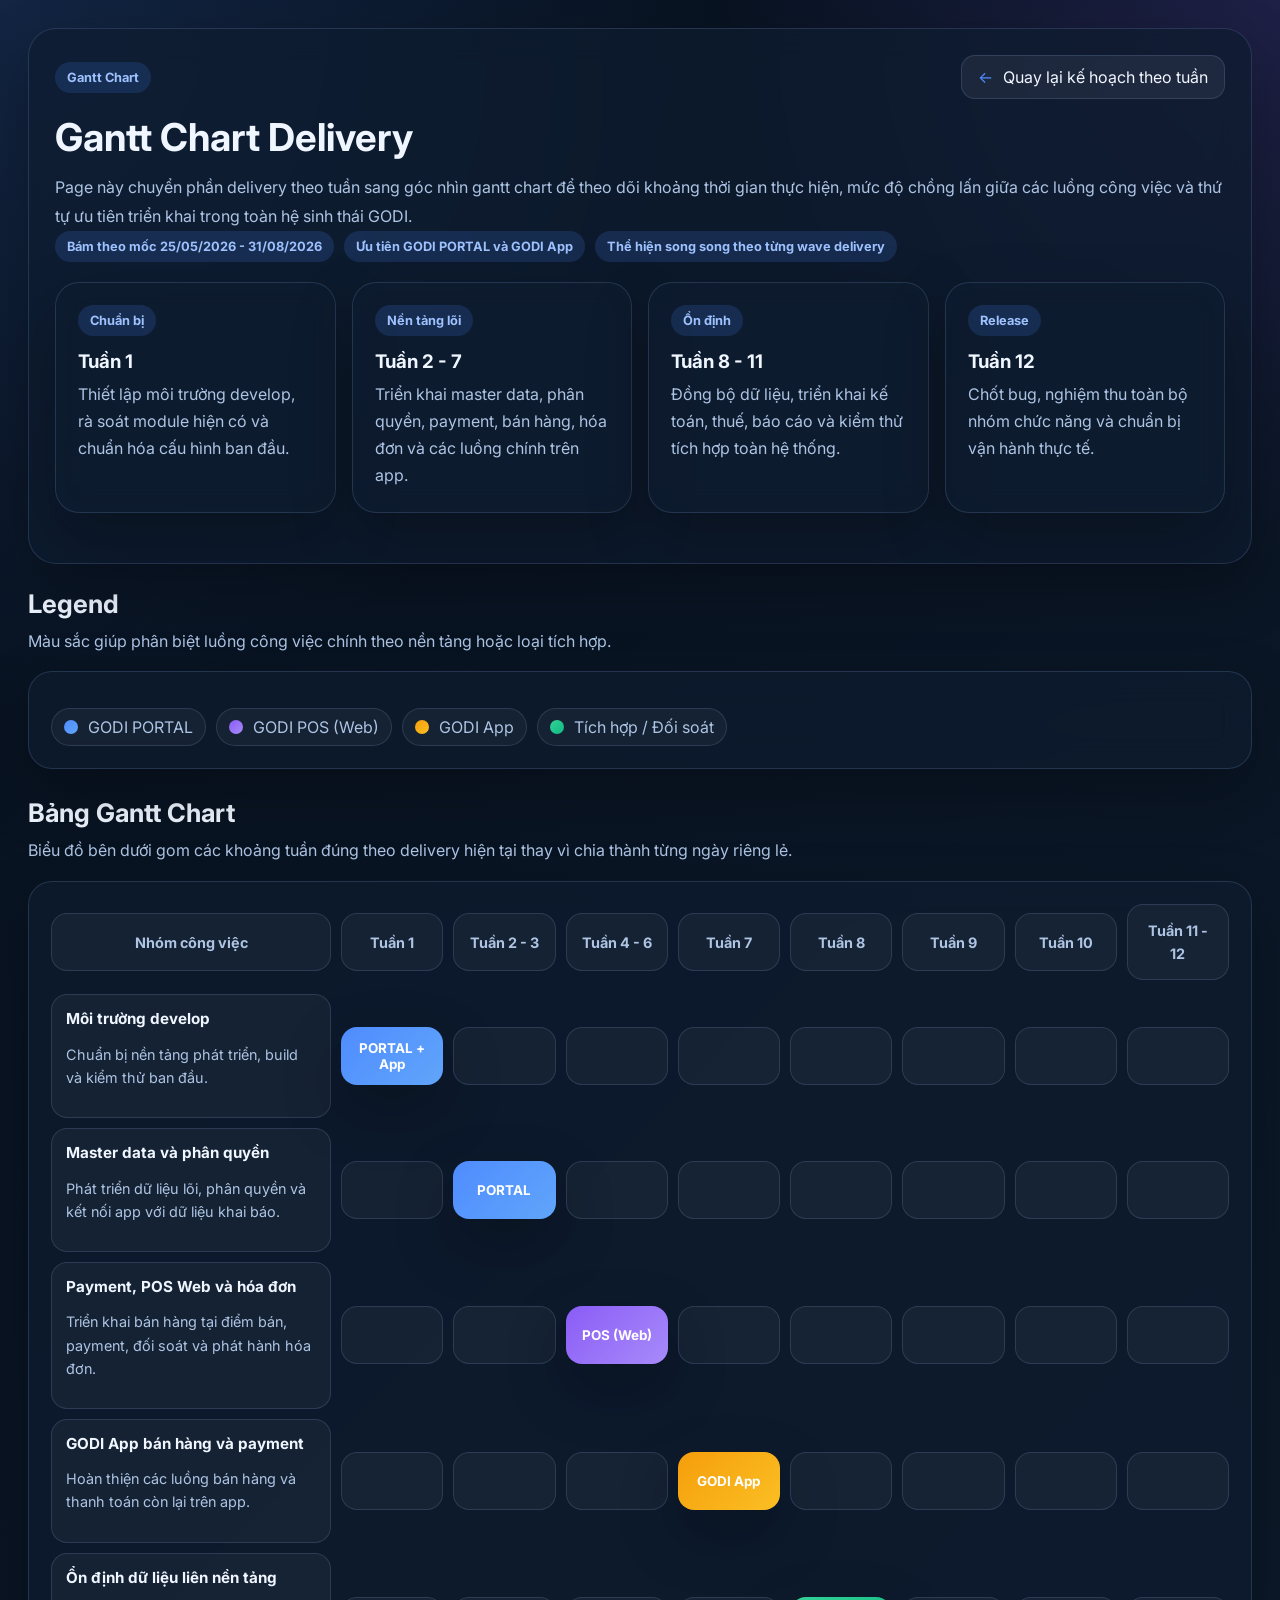
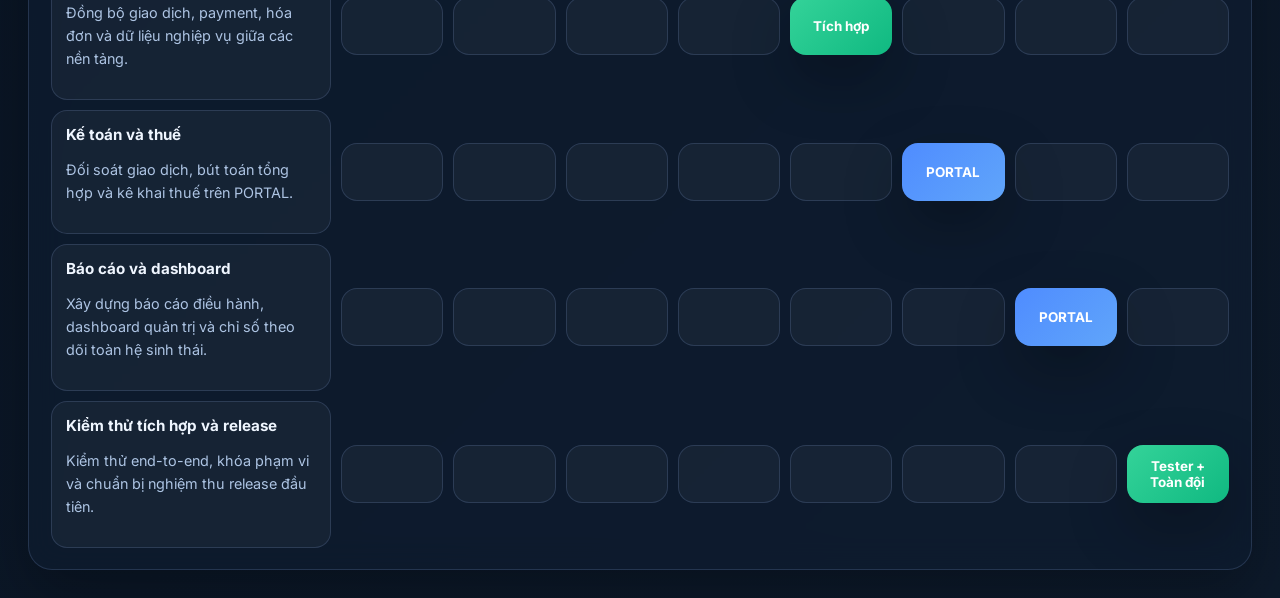
<file: gantt.html>
<!DOCTYPE html>
<html lang="vi">
<head>
  <meta charset="UTF-8">
  <meta name="viewport" content="width=device-width, initial-scale=1.0">
  <title>GODI - Gantt Chart Delivery</title>
  <meta
    name="description"
    content="Gantt chart cho kế hoạch delivery theo từng tuần của hệ thống GODI."
  >
  <link rel="preconnect" href="https://fonts.googleapis.com">
  <link rel="preconnect" href="https://fonts.gstatic.com" crossorigin>
  <link
    href="https://fonts.googleapis.com/css2?family=Inter:wght@400;500;600;700;800&display=swap"
    rel="stylesheet"
  >
  <link rel="icon" type="image/png" href="images/Logo_GODI_1779421321268.png">
  <link rel="stylesheet" href="styles.css">
</head>
<body class="detail-page">
  <main class="detail-shell">
    <section class="detail-page-header">
      <div class="detail-header-top">
        <span class="detail-page-tag">Gantt Chart</span>
        <a class="back-link" href="index.html#weekly-plan">Quay lại kế hoạch theo tuần</a>
      </div>
      <h1>Gantt Chart Delivery</h1>
      <p>
        Page này chuyển phần delivery theo tuần sang góc nhìn gantt chart để theo dõi khoảng thời gian thực hiện,
        mức độ chồng lấn giữa các luồng công việc và thứ tự ưu tiên triển khai trong toàn hệ sinh thái GODI.
      </p>
      <div class="detail-meta">
        <span class="detail-chip">Bám theo mốc 25/05/2026 - 31/08/2026</span>
        <span class="detail-chip">Ưu tiên GODI PORTAL và GODI App</span>
        <span class="detail-chip">Thể hiện song song theo từng wave delivery</span>
      </div>

      <div class="gantt-summary">
        <article class="gantt-summary-card">
          <span class="detail-chip">Chuẩn bị</span>
          <h3>Tuần 1</h3>
          <p>Thiết lập môi trường develop, rà soát module hiện có và chuẩn hóa cấu hình ban đầu.</p>
        </article>
        <article class="gantt-summary-card">
          <span class="detail-chip">Nền tảng lõi</span>
          <h3>Tuần 2 - 7</h3>
          <p>Triển khai master data, phân quyền, payment, bán hàng, hóa đơn và các luồng chính trên app.</p>
        </article>
        <article class="gantt-summary-card">
          <span class="detail-chip">Ổn định</span>
          <h3>Tuần 8 - 11</h3>
          <p>Đồng bộ dữ liệu, triển khai kế toán, thuế, báo cáo và kiểm thử tích hợp toàn hệ thống.</p>
        </article>
        <article class="gantt-summary-card">
          <span class="detail-chip">Release</span>
          <h3>Tuần 12</h3>
          <p>Chốt bug, nghiệm thu toàn bộ nhóm chức năng và chuẩn bị vận hành thực tế.</p>
        </article>
      </div>
    </section>

    <section class="detail-section">
      <div class="detail-section-heading">
        <h2>Legend</h2>
        <p class="detail-note">Màu sắc giúp phân biệt luồng công việc chính theo nền tảng hoặc loại tích hợp.</p>
      </div>

      <div class="gantt-legend">
        <div class="gantt-legend-list">
          <span class="gantt-legend-item"><span class="gantt-legend-swatch portal"></span>GODI PORTAL</span>
          <span class="gantt-legend-item"><span class="gantt-legend-swatch web"></span>GODI POS (Web)</span>
          <span class="gantt-legend-item"><span class="gantt-legend-swatch app"></span>GODI App</span>
          <span class="gantt-legend-item"><span class="gantt-legend-swatch integration"></span>Tích hợp / Đối soát</span>
        </div>
      </div>
    </section>

    <section class="detail-section">
      <div class="detail-section-heading">
        <h2>Bảng Gantt Chart</h2>
        <p class="detail-note">Biểu đồ bên dưới gom các khoảng tuần đúng theo delivery hiện tại thay vì chia thành từng ngày riêng lẻ.</p>
      </div>

      <div class="gantt-table-wrap">
        <div class="gantt-table">
          <div class="gantt-row header">
            <div class="gantt-cell">Nhóm công việc</div>
            <div class="gantt-cell">Tuần 1</div>
            <div class="gantt-cell">Tuần 2 - 3</div>
            <div class="gantt-cell">Tuần 4 - 6</div>
            <div class="gantt-cell">Tuần 7</div>
            <div class="gantt-cell">Tuần 8</div>
            <div class="gantt-cell">Tuần 9</div>
            <div class="gantt-cell">Tuần 10</div>
            <div class="gantt-cell">Tuần 11 - 12</div>
          </div>

          <div class="gantt-row">
            <div class="gantt-task">
              <h4>Môi trường develop</h4>
              <p>Chuẩn bị nền tảng phát triển, build và kiểm thử ban đầu.</p>
            </div>
            <div class="gantt-bar portal">PORTAL + App</div>
            <div class="gantt-cell"></div>
            <div class="gantt-cell"></div>
            <div class="gantt-cell"></div>
            <div class="gantt-cell"></div>
            <div class="gantt-cell"></div>
            <div class="gantt-cell"></div>
            <div class="gantt-cell"></div>
          </div>

          <div class="gantt-row">
            <div class="gantt-task">
              <h4>Master data và phân quyền</h4>
              <p>Phát triển dữ liệu lõi, phân quyền và kết nối app với dữ liệu khai báo.</p>
            </div>
            <div class="gantt-cell"></div>
            <div class="gantt-bar portal">PORTAL</div>
            <div class="gantt-cell"></div>
            <div class="gantt-cell"></div>
            <div class="gantt-cell"></div>
            <div class="gantt-cell"></div>
            <div class="gantt-cell"></div>
            <div class="gantt-cell"></div>
          </div>

          <div class="gantt-row">
            <div class="gantt-task">
              <h4>Payment, POS Web và hóa đơn</h4>
              <p>Triển khai bán hàng tại điểm bán, payment, đối soát và phát hành hóa đơn.</p>
            </div>
            <div class="gantt-cell"></div>
            <div class="gantt-cell"></div>
            <div class="gantt-bar web">POS (Web)</div>
            <div class="gantt-cell"></div>
            <div class="gantt-cell"></div>
            <div class="gantt-cell"></div>
            <div class="gantt-cell"></div>
            <div class="gantt-cell"></div>
          </div>

          <div class="gantt-row">
            <div class="gantt-task">
              <h4>GODI App bán hàng và payment</h4>
              <p>Hoàn thiện các luồng bán hàng và thanh toán còn lại trên app.</p>
            </div>
            <div class="gantt-cell"></div>
            <div class="gantt-cell"></div>
            <div class="gantt-cell"></div>
            <div class="gantt-bar app">GODI App</div>
            <div class="gantt-cell"></div>
            <div class="gantt-cell"></div>
            <div class="gantt-cell"></div>
            <div class="gantt-cell"></div>
          </div>

          <div class="gantt-row">
            <div class="gantt-task">
              <h4>Ổn định dữ liệu liên nền tảng</h4>
              <p>Đồng bộ giao dịch, payment, hóa đơn và dữ liệu nghiệp vụ giữa các nền tảng.</p>
            </div>
            <div class="gantt-cell"></div>
            <div class="gantt-cell"></div>
            <div class="gantt-cell"></div>
            <div class="gantt-cell"></div>
            <div class="gantt-bar integration">Tích hợp</div>
            <div class="gantt-cell"></div>
            <div class="gantt-cell"></div>
            <div class="gantt-cell"></div>
          </div>

          <div class="gantt-row">
            <div class="gantt-task">
              <h4>Kế toán và thuế</h4>
              <p>Đối soát giao dịch, bút toán tổng hợp và kê khai thuế trên PORTAL.</p>
            </div>
            <div class="gantt-cell"></div>
            <div class="gantt-cell"></div>
            <div class="gantt-cell"></div>
            <div class="gantt-cell"></div>
            <div class="gantt-cell"></div>
            <div class="gantt-bar portal">PORTAL</div>
            <div class="gantt-cell"></div>
            <div class="gantt-cell"></div>
          </div>

          <div class="gantt-row">
            <div class="gantt-task">
              <h4>Báo cáo và dashboard</h4>
              <p>Xây dựng báo cáo điều hành, dashboard quản trị và chỉ số theo dõi toàn hệ sinh thái.</p>
            </div>
            <div class="gantt-cell"></div>
            <div class="gantt-cell"></div>
            <div class="gantt-cell"></div>
            <div class="gantt-cell"></div>
            <div class="gantt-cell"></div>
            <div class="gantt-cell"></div>
            <div class="gantt-bar portal">PORTAL</div>
            <div class="gantt-cell"></div>
          </div>

          <div class="gantt-row">
            <div class="gantt-task">
              <h4>Kiểm thử tích hợp và release</h4>
              <p>Kiểm thử end-to-end, khóa phạm vi và chuẩn bị nghiệm thu release đầu tiên.</p>
            </div>
            <div class="gantt-cell"></div>
            <div class="gantt-cell"></div>
            <div class="gantt-cell"></div>
            <div class="gantt-cell"></div>
            <div class="gantt-cell"></div>
            <div class="gantt-cell"></div>
            <div class="gantt-cell"></div>
            <div class="gantt-bar integration">Tester + Toàn đội</div>
          </div>
        </div>
      </div>
    </section>
  </main>
</body>
</html>
</file>
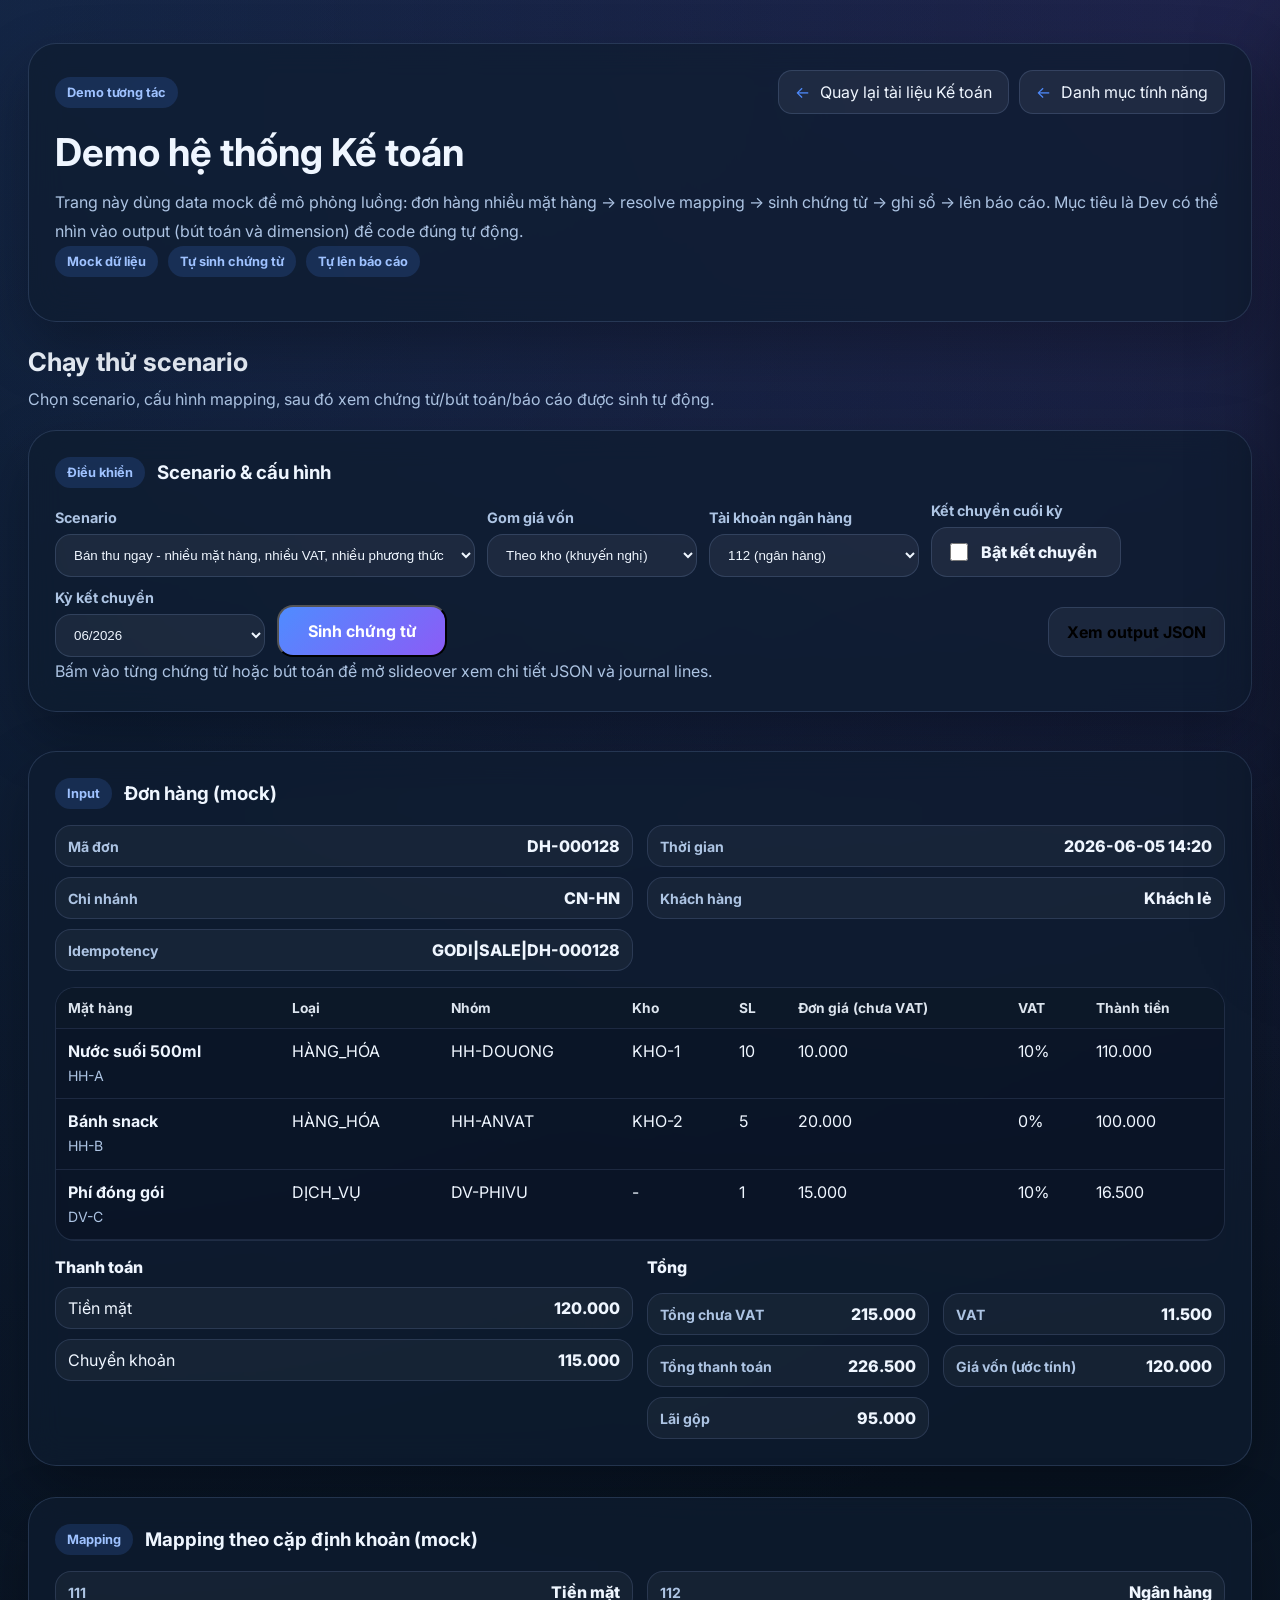
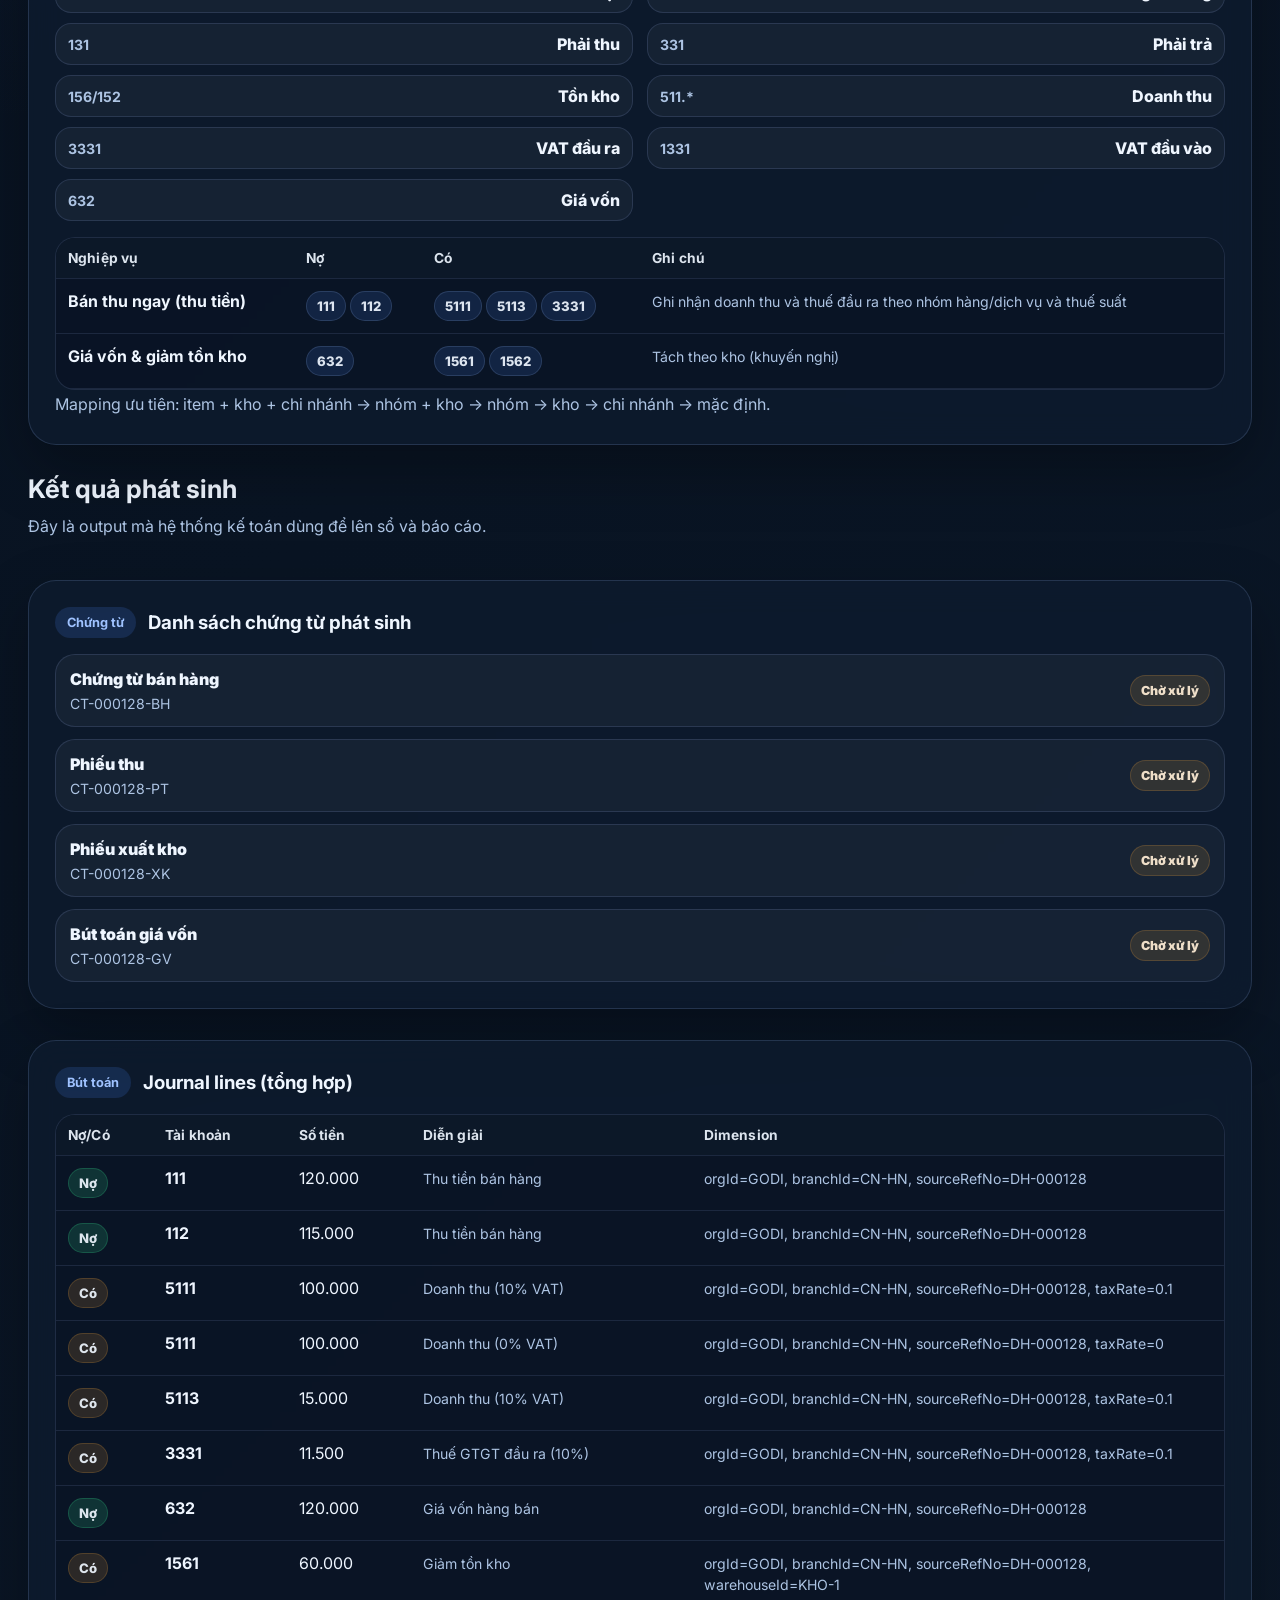
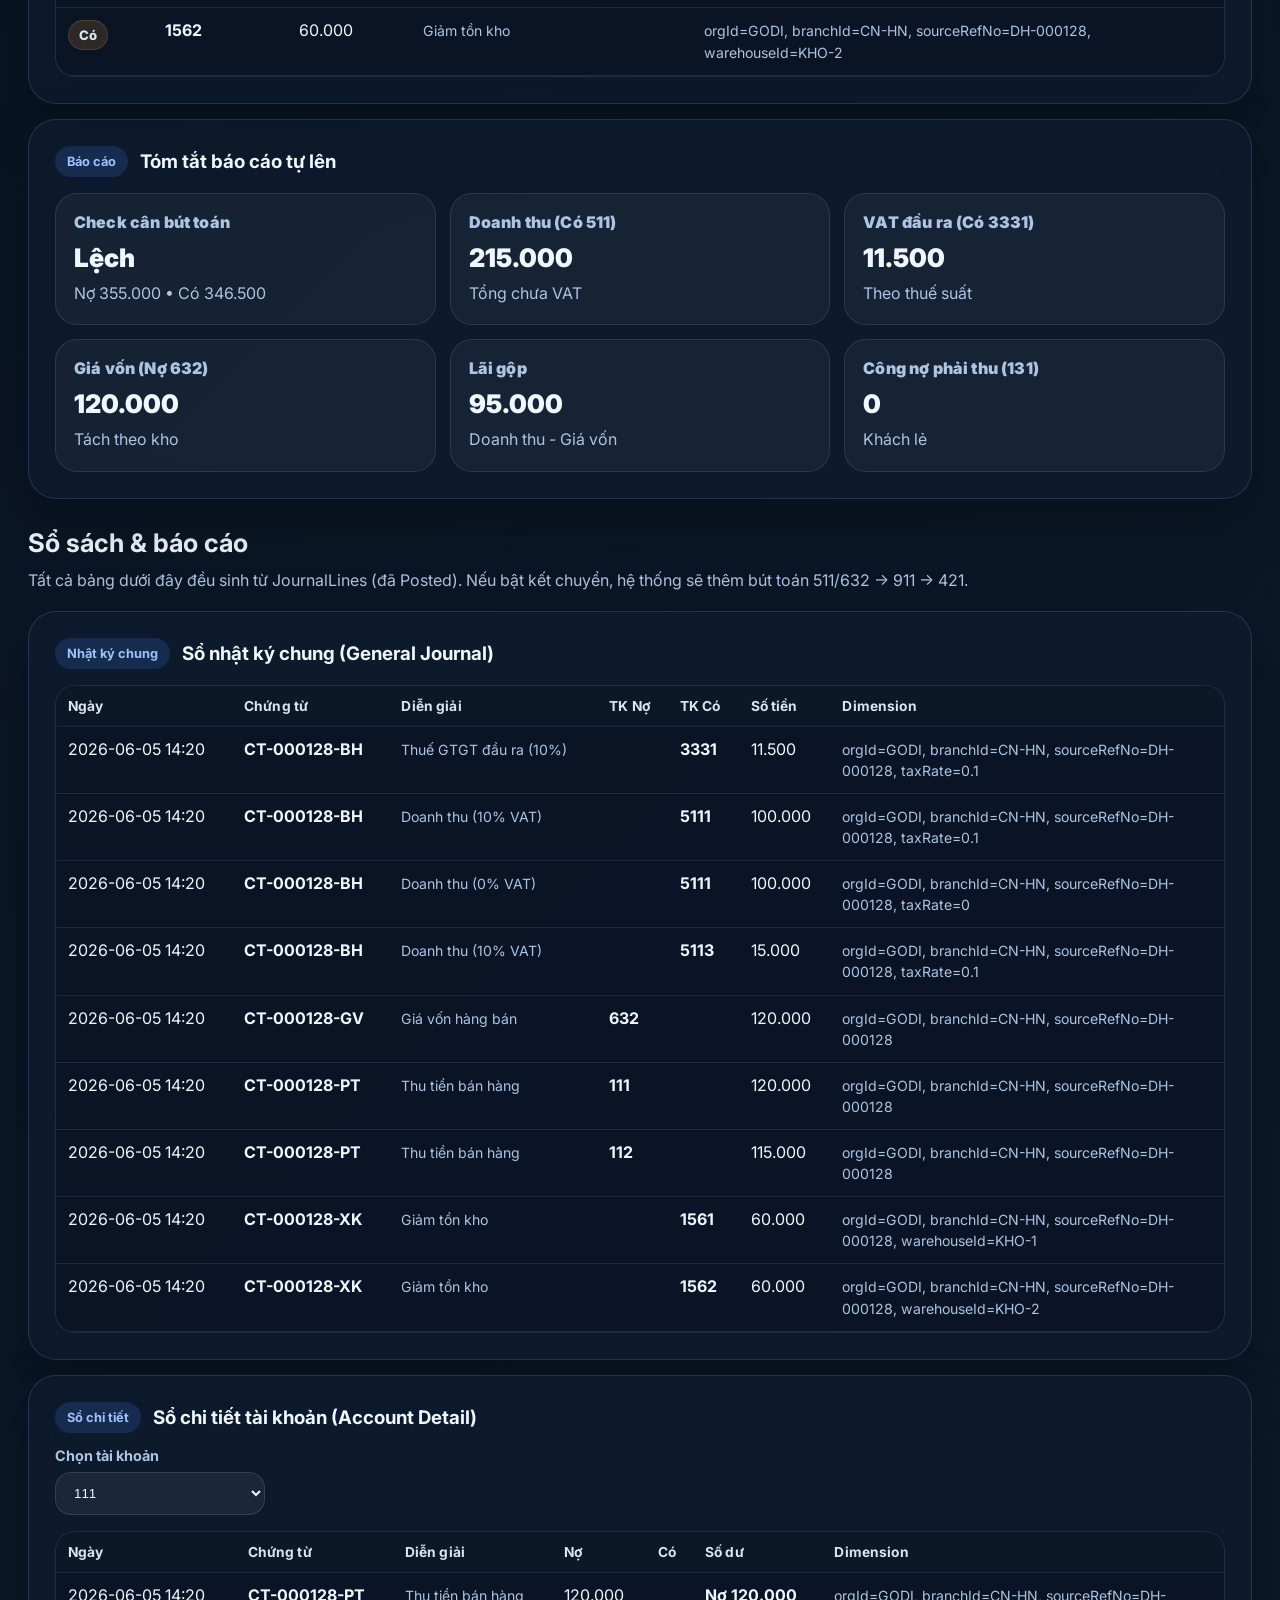
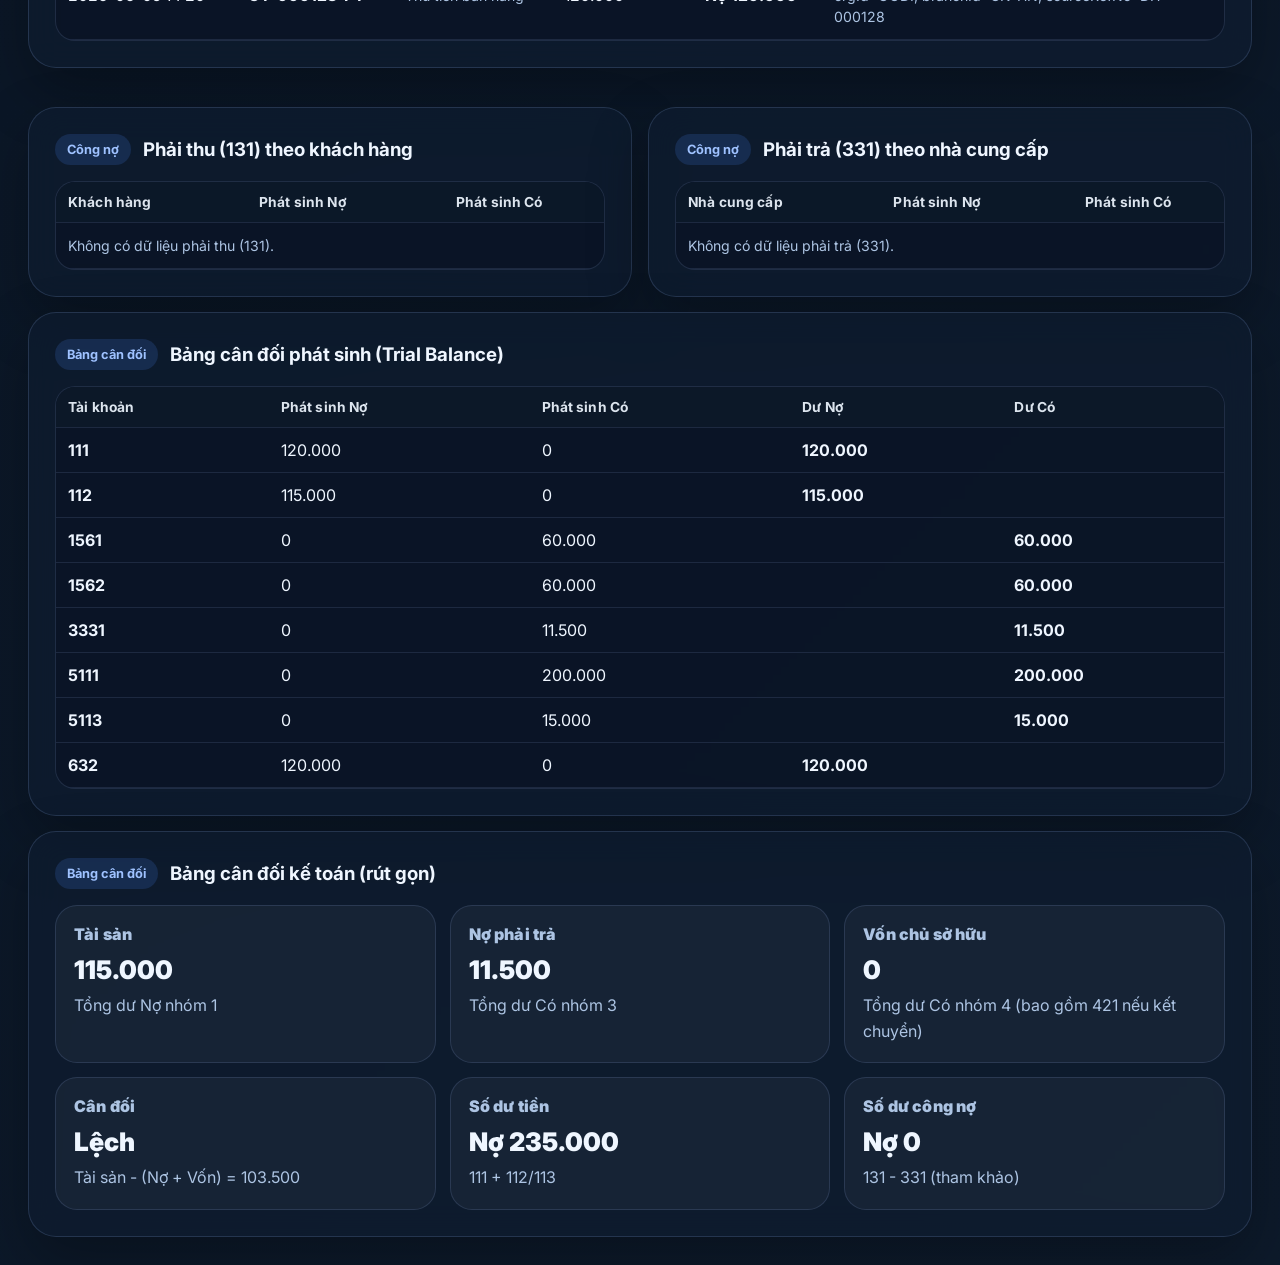
<file: features/accounting-demo.html>
<!DOCTYPE html>
<html lang="vi">
<head>
  <meta charset="UTF-8">
  <meta name="viewport" content="width=device-width, initial-scale=1.0">
  <title>GODI - Demo hệ thống Kế toán</title>
  <meta
    name="description"
    content="Demo tương tác cho module Kế toán: mock dữ liệu đơn hàng, mapping tài khoản, chứng từ phát sinh, bút toán và báo cáo."
  >
  <link rel="preconnect" href="https://fonts.googleapis.com">
  <link rel="preconnect" href="https://fonts.gstatic.com" crossorigin>
  <link
    href="https://fonts.googleapis.com/css2?family=Inter:wght@400;500;600;700;800&display=swap"
    rel="stylesheet"
  >
  <link rel="stylesheet" href="../styles.css">
</head>
<body class="detail-page demo-fullwidth">
  <main class="detail-shell">
    <section class="detail-page-header">
      <div class="detail-header-top">
        <span class="detail-page-tag">Demo tương tác</span>
        <div class="header-link-group">
          <a class="back-link" href="accounting.html">Quay lại tài liệu Kế toán</a>
          <a class="back-link" href="../index.html#features">Danh mục tính năng</a>
        </div>
      </div>
      <h1>Demo hệ thống Kế toán</h1>
      <p>
        Trang này dùng data mock để mô phỏng luồng: đơn hàng nhiều mặt hàng → resolve mapping → sinh chứng từ → ghi sổ → lên báo cáo.
        Mục tiêu là Dev có thể nhìn vào output (bút toán và dimension) để code đúng tự động.
      </p>
      <div class="detail-meta">
        <span class="detail-chip">Mock dữ liệu</span>
        <span class="detail-chip">Tự sinh chứng từ</span>
        <span class="detail-chip">Tự lên báo cáo</span>
      </div>
    </section>

    <section class="detail-section">
      <div class="detail-section-heading">
        <h2>Chạy thử scenario</h2>
        <p class="detail-note">Chọn scenario, cấu hình mapping, sau đó xem chứng từ/bút toán/báo cáo được sinh tự động.</p>
      </div>

      <article class="detail-block">
        <div class="detail-block-header">
          <span class="detail-chip">Điều khiển</span>
          <h3>Scenario & cấu hình</h3>
        </div>
        <div class="demo-toolbar">
          <label class="demo-field">
            <span class="demo-label">Scenario</span>
            <select id="scenarioSelect" class="demo-select"></select>
          </label>
          <label class="demo-field">
            <span class="demo-label">Gom giá vốn</span>
            <select id="cogsModeSelect" class="demo-select">
              <option value="byWarehouse">Theo kho (khuyến nghị)</option>
              <option value="total">Tổng (1 dòng)</option>
            </select>
          </label>
          <label class="demo-field">
            <span class="demo-label">Tài khoản ngân hàng</span>
            <select id="bankModeSelect" class="demo-select">
              <option value="112">112 (ngân hàng)</option>
              <option value="113">113 (chờ đối soát)</option>
            </select>
          </label>
          <label class="demo-field demo-field-inline">
            <span class="demo-label">Kết chuyển cuối kỳ</span>
            <div class="demo-toggle">
              <input id="closingToggle" class="demo-checkbox" type="checkbox">
              <span class="demo-toggle-text">Bật kết chuyển</span>
            </div>
          </label>
          <label class="demo-field">
            <span class="demo-label">Kỳ kết chuyển</span>
            <select id="closingPeriodSelect" class="demo-select">
              <option value="2026-06">06/2026</option>
              <option value="2026-07">07/2026</option>
              <option value="2026-08">08/2026</option>
            </select>
          </label>
          <button id="rebuildBtn" class="btn btn-primary demo-btn" type="button">Sinh chứng từ</button>
        </div>
        <p class="detail-note demo-hint">
          Bấm vào từng chứng từ hoặc bút toán để mở slideover xem chi tiết JSON và journal lines.
        </p>
      </article>

      <div class="detail-grid">
        <div>
          <article class="detail-block">
            <div class="detail-block-header">
              <span class="detail-chip">Input</span>
              <h3>Đơn hàng (mock)</h3>
            </div>
            <div id="orderSummary" class="demo-kv"></div>
            <div class="demo-table-wrap">
              <table class="demo-table" id="orderLinesTable">
                <thead>
                  <tr>
                    <th>Mặt hàng</th>
                    <th>Loại</th>
                    <th>Nhóm</th>
                    <th>Kho</th>
                    <th>SL</th>
                    <th>Đơn giá (chưa VAT)</th>
                    <th>VAT</th>
                    <th>Thành tiền</th>
                  </tr>
                </thead>
                <tbody></tbody>
              </table>
            </div>
            <div class="demo-subgrid">
              <div>
                <div class="demo-subtitle">Thanh toán</div>
                <div id="paymentsList" class="demo-list"></div>
              </div>
              <div>
                <div class="demo-subtitle">Tổng</div>
                <div id="orderTotals" class="demo-kv"></div>
              </div>
            </div>
          </article>
        </div>

        <div>
          <article class="detail-block">
            <div class="detail-block-header">
              <span class="detail-chip">Mapping</span>
              <h3>Mapping theo cặp định khoản (mock)</h3>
            </div>
            <div id="mappingSummary" class="demo-kv"></div>
            <div class="demo-table-wrap">
              <table class="demo-table" id="mappingTable">
                <thead>
                  <tr>
                    <th>Nghiệp vụ</th>
                    <th>Nợ</th>
                    <th>Có</th>
                    <th>Ghi chú</th>
                  </tr>
                </thead>
                <tbody></tbody>
              </table>
            </div>
            <p class="detail-note">Mapping ưu tiên: item + kho + chi nhánh → nhóm + kho → nhóm → kho → chi nhánh → mặc định.</p>
          </article>
        </div>
      </div>
    </section>

    <section class="detail-section">
      <div class="detail-section-heading">
        <h2>Kết quả phát sinh</h2>
        <p class="detail-note">Đây là output mà hệ thống kế toán dùng để lên sổ và báo cáo.</p>
      </div>

      <div class="detail-grid">
        <div>
          <article class="detail-block">
            <div class="detail-block-header">
              <span class="detail-chip">Chứng từ</span>
              <h3>Danh sách chứng từ phát sinh</h3>
            </div>
            <div id="documentsList" class="demo-docs"></div>
          </article>
        </div>

        <div>
          <article class="detail-block">
            <div class="detail-block-header">
              <span class="detail-chip">Bút toán</span>
              <h3>Journal lines (tổng hợp)</h3>
            </div>
            <div class="demo-table-wrap">
              <table class="demo-table" id="journalTable">
                <thead>
                  <tr>
                    <th>Nợ/Có</th>
                    <th>Tài khoản</th>
                    <th>Số tiền</th>
                    <th>Diễn giải</th>
                    <th>Dimension</th>
                  </tr>
                </thead>
                <tbody></tbody>
              </table>
            </div>
          </article>
        </div>
      </div>

      <article class="detail-block">
        <div class="detail-block-header">
          <span class="detail-chip">Báo cáo</span>
          <h3>Tóm tắt báo cáo tự lên</h3>
        </div>
        <div id="reportCards" class="demo-report-grid"></div>
      </article>
    </section>

    <section class="detail-section">
      <div class="detail-section-heading">
        <h2>Sổ sách & báo cáo</h2>
        <p class="detail-note">Tất cả bảng dưới đây đều sinh từ JournalLines (đã Posted). Nếu bật kết chuyển, hệ thống sẽ thêm bút toán 511/632 → 911 → 421.</p>
      </div>

      <article class="detail-block">
        <div class="detail-block-header">
          <span class="detail-chip">Nhật ký chung</span>
          <h3>Sổ nhật ký chung (General Journal)</h3>
        </div>
        <div class="demo-table-wrap">
          <table class="demo-table" id="generalJournalTable">
            <thead>
              <tr>
                <th>Ngày</th>
                <th>Chứng từ</th>
                <th>Diễn giải</th>
                <th>TK Nợ</th>
                <th>TK Có</th>
                <th>Số tiền</th>
                <th>Dimension</th>
              </tr>
            </thead>
            <tbody></tbody>
          </table>
        </div>
      </article>

      <article class="detail-block">
        <div class="detail-block-header">
          <span class="detail-chip">Sổ chi tiết</span>
          <h3>Sổ chi tiết tài khoản (Account Detail)</h3>
        </div>
        <div class="demo-toolbar demo-toolbar-tight">
          <label class="demo-field">
            <span class="demo-label">Chọn tài khoản</span>
            <select id="ledgerAccountSelect" class="demo-select"></select>
          </label>
        </div>
        <div class="demo-table-wrap">
          <table class="demo-table" id="ledgerTable">
            <thead>
              <tr>
                <th>Ngày</th>
                <th>Chứng từ</th>
                <th>Diễn giải</th>
                <th>Nợ</th>
                <th>Có</th>
                <th>Số dư</th>
                <th>Dimension</th>
              </tr>
            </thead>
            <tbody></tbody>
          </table>
        </div>
      </article>

      <div class="detail-grid demo-two-col">
        <div>
          <article class="detail-block">
            <div class="detail-block-header">
              <span class="detail-chip">Công nợ</span>
              <h3>Phải thu (131) theo khách hàng</h3>
            </div>
            <div class="demo-table-wrap">
              <table class="demo-table" id="arTable">
                <thead>
                  <tr>
                    <th>Khách hàng</th>
                    <th>Phát sinh Nợ</th>
                    <th>Phát sinh Có</th>
                    <th>Dư cuối</th>
                  </tr>
                </thead>
                <tbody></tbody>
              </table>
            </div>
          </article>
        </div>
        <div>
          <article class="detail-block">
            <div class="detail-block-header">
              <span class="detail-chip">Công nợ</span>
              <h3>Phải trả (331) theo nhà cung cấp</h3>
            </div>
            <div class="demo-table-wrap">
              <table class="demo-table" id="apTable">
                <thead>
                  <tr>
                    <th>Nhà cung cấp</th>
                    <th>Phát sinh Nợ</th>
                    <th>Phát sinh Có</th>
                    <th>Dư cuối</th>
                  </tr>
                </thead>
                <tbody></tbody>
              </table>
            </div>
          </article>
        </div>
      </div>

      <article class="detail-block">
        <div class="detail-block-header">
          <span class="detail-chip">Bảng cân đối</span>
          <h3>Bảng cân đối phát sinh (Trial Balance)</h3>
        </div>
        <div class="demo-table-wrap">
          <table class="demo-table" id="trialBalanceTable">
            <thead>
              <tr>
                <th>Tài khoản</th>
                <th>Phát sinh Nợ</th>
                <th>Phát sinh Có</th>
                <th>Dư Nợ</th>
                <th>Dư Có</th>
              </tr>
            </thead>
            <tbody></tbody>
          </table>
        </div>
      </article>

      <article class="detail-block">
        <div class="detail-block-header">
          <span class="detail-chip">Bảng cân đối</span>
          <h3>Bảng cân đối kế toán (rút gọn)</h3>
        </div>
        <div id="balanceSheetCards" class="demo-report-grid"></div>
      </article>
    </section>
  </main>

  <div class="slideover-overlay" id="slideoverOverlay"></div>
  <aside class="slideover" id="slideover">
    <header class="slideover-header">
      <div>
        <h3 class="slideover-title" id="slideoverTitle">Chi tiết</h3>
        <p class="slideover-subtitle" id="slideoverSubtitle"></p>
      </div>
      <button class="slideover-close" id="slideoverClose" type="button" aria-label="Đóng">✕</button>
    </header>
    <div class="slideover-body" id="slideoverBody"></div>
  </aside>

  <script>
    const formatMoney = (value) => {
      const n = Number(value || 0);
      return n.toLocaleString('vi-VN');
    };

    const deepClone = (obj) => JSON.parse(JSON.stringify(obj));

    const groupSum = (items, keyFn, amountFn) => {
      const map = new Map();
      for (const item of items) {
        const key = keyFn(item);
        const prev = map.get(key) || 0;
        map.set(key, prev + amountFn(item));
      }
      return map;
    };

    const scenarios = [
      {
        id: 'sale-multi-lines-paid-mixed',
        name: 'Bán thu ngay - nhiều mặt hàng, nhiều VAT, nhiều phương thức',
        kind: 'SALE',
        order: {
          orgId: 'GODI',
          branchId: 'CN-HN',
          orderNo: 'DH-000128',
          orderDate: '2026-06-05 14:20',
          customerRef: null,
          supplierRef: null,
          idempotencyKey: 'GODI|SALE|DH-000128',
          lines: [
            { lineNo: 1, itemId: 'HH-A', name: 'Nước suối 500ml', lineType: 'HÀNG_HÓA', itemGroupId: 'HH-DOUONG', warehouseId: 'KHO-1', qty: 10, unitPriceExVat: 10000, taxRate: 0.1, unitCost: 6000 },
            { lineNo: 2, itemId: 'HH-B', name: 'Bánh snack', lineType: 'HÀNG_HÓA', itemGroupId: 'HH-ANVAT', warehouseId: 'KHO-2', qty: 5, unitPriceExVat: 20000, taxRate: 0, unitCost: 12000 },
            { lineNo: 3, itemId: 'DV-C', name: 'Phí đóng gói', lineType: 'DỊCH_VỤ', itemGroupId: 'DV-PHIVU', warehouseId: null, qty: 1, unitPriceExVat: 15000, taxRate: 0.1, unitCost: 0 }
          ],
          payments: [
            { method: 'CASH', amount: 120000 },
            { method: 'BANK_TRANSFER', amount: 115000 }
          ]
        }
      },
      {
        id: 'sale-credit-multi-lines',
        name: 'Bán chịu - nhiều mặt hàng, thu tiền sau',
        kind: 'SALE',
        order: {
          orgId: 'GODI',
          branchId: 'CN-HN',
          orderNo: 'DH-000129',
          orderDate: '2026-06-05 15:05',
          customerRef: 'KH-0009',
          supplierRef: null,
          idempotencyKey: 'GODI|SALE|DH-000129',
          lines: [
            { lineNo: 1, itemId: 'HH-D', name: 'Combo quà tặng', lineType: 'HÀNG_HÓA', itemGroupId: 'HH-QUATANG', warehouseId: 'KHO-1', qty: 1, unitPriceExVat: 500000, taxRate: 0.1, unitCost: 320000 },
            { lineNo: 2, itemId: 'DV-E', name: 'Dịch vụ giao hàng', lineType: 'DỊCH_VỤ', itemGroupId: 'DV-VANCHUYEN', warehouseId: null, qty: 1, unitPriceExVat: 30000, taxRate: 0.1, unitCost: 0 }
          ],
          payments: []
        }
      },
      {
        id: 'purchase-vat-unpaid',
        name: 'Mua hàng nhập kho - có VAT, chưa thanh toán',
        kind: 'PURCHASE',
        order: {
          orgId: 'GODI',
          branchId: 'CN-HN',
          orderNo: 'MH-000045',
          orderDate: '2026-06-06 10:00',
          customerRef: null,
          supplierRef: 'NCC-001',
          idempotencyKey: 'GODI|PURCHASE|MH-000045',
          lines: [
            { lineNo: 1, itemId: 'HH-NL', name: 'Nguyên liệu A', lineType: 'HÀNG_HÓA', itemGroupId: 'HH-NVL', warehouseId: 'KHO-1', qty: 50, unitPriceExVat: 20000, taxRate: 0.1, unitCost: 20000 },
            { lineNo: 2, itemId: 'HH-DC', name: 'Dụng cụ B', lineType: 'HÀNG_HÓA', itemGroupId: 'HH-DC', warehouseId: 'KHO-2', qty: 10, unitPriceExVat: 50000, taxRate: 0.1, unitCost: 50000 }
          ],
          payments: []
        }
      }
    ];

    const baseMapping = {
      accounts: {
        cash: '111',
        bank: '112',
        clearing: '113',
        ar: '131',
        ap: '331',
        vatOut: '3331',
        vatIn: '1331',
        cogs: '632',
        pnl: '911',
        retainedEarnings: '421'
      },
      revenueByItemGroup: {
        'HH-DOUONG': '5111',
        'HH-ANVAT': '5111',
        'HH-QUATANG': '5111',
        'HH-NVL': '5111',
        'HH-DC': '5111',
        'DV-PHIVU': '5113',
        'DV-VANCHUYEN': '5113'
      },
      inventoryByWarehouse: {
        'KHO-1': '1561',
        'KHO-2': '1562'
      },
      defaultRevenue: '5111',
      defaultInventory: '156'
    };

    const resolveBankAccount = (bankMode) => bankMode === '113' ? baseMapping.accounts.clearing : baseMapping.accounts.bank;

    const resolveRevenueAccount = (line) => baseMapping.revenueByItemGroup[line.itemGroupId] || baseMapping.defaultRevenue;
    const resolveInventoryAccount = (line) => {
      if (!line.warehouseId) return null;
      return baseMapping.inventoryByWarehouse[line.warehouseId] || baseMapping.defaultInventory;
    };

    const calcLine = (line) => {
      const qty = Number(line.qty || 0);
      const unitEx = Number(line.unitPriceExVat || 0);
      const taxRate = Number(line.taxRate || 0);
      const net = qty * unitEx;
      const vat = Math.round(net * taxRate);
      const gross = net + vat;
      const cost = Number(line.unitCost || 0) * qty;
      return { net, vat, gross, cost };
    };

    const buildAccountingResult = (scenarioId, cogsMode, bankMode, closingEnabled, closingPeriod) => {
      const scenario = scenarios.find((s) => s.id === scenarioId) || scenarios[0];
      const kind = scenario.kind || 'SALE';
      const order = deepClone(scenario.order);

      const bankAccount = resolveBankAccount(bankMode);
      const payments = order.payments.map((p) => ({
        ...p,
        account: p.method === 'CASH' ? baseMapping.accounts.cash : bankAccount
      }));

      const lines = order.lines.map((l) => ({
        ...l,
        ...calcLine(l),
        revenueAccount: resolveRevenueAccount(l),
        inventoryAccount: resolveInventoryAccount(l)
      }));

      const totalGross = lines.reduce((s, l) => s + l.gross, 0);
      const totalNet = lines.reduce((s, l) => s + l.net, 0);
      const totalVat = lines.reduce((s, l) => s + l.vat, 0);
      const totalCost = lines.reduce((s, l) => s + (l.lineType === 'HÀNG_HÓA' ? l.cost : 0), 0);
      const paid = payments.reduce((s, p) => s + Number(p.amount || 0), 0);

      const dimensionsBase = { orgId: order.orgId, branchId: order.branchId, sourceRefNo: order.orderNo };
      const journalLines = [];
      const docPrefix = order.orderNo.replace('DH', 'CT').replace('MH', 'CT');

      if (kind === 'SALE') {
        const isCreditSale = Boolean(order.customerRef) && paid === 0;

        if (isCreditSale) {
          journalLines.push({
            postDate: order.orderDate,
            docNo: `${docPrefix}-BH`,
            side: 'Nợ',
            account: baseMapping.accounts.ar,
            amount: totalGross,
            memo: 'Ghi nhận công nợ khách hàng',
            dims: { ...dimensionsBase, customerRef: order.customerRef }
          });
        } else {
          const byPaymentAccount = groupSum(payments, (p) => p.account, (p) => Number(p.amount || 0));
          for (const [account, amount] of byPaymentAccount.entries()) {
            journalLines.push({
              postDate: order.orderDate,
              docNo: `${docPrefix}-PT`,
              side: 'Nợ',
              account,
              amount,
              memo: 'Thu tiền bán hàng',
              dims: { ...dimensionsBase }
            });
          }
        }

        const revenueGroups = groupSum(lines, (l) => `${l.revenueAccount}|${l.taxRate}`, (l) => l.net);
        for (const [key, amount] of revenueGroups.entries()) {
          const [account, taxRateStr] = key.split('|');
          const taxRate = Number(taxRateStr || 0);
          journalLines.push({
            postDate: order.orderDate,
            docNo: `${docPrefix}-BH`,
            side: 'Có',
            account,
            amount,
            memo: `Doanh thu (${(taxRate * 100).toFixed(0)}% VAT)`,
            dims: { ...dimensionsBase, taxRate }
          });
        }

        const vatByRate = groupSum(lines.filter((l) => l.vat > 0), (l) => String(l.taxRate), (l) => l.vat);
        for (const [taxRateStr, amount] of vatByRate.entries()) {
          const taxRate = Number(taxRateStr || 0);
          journalLines.push({
            postDate: order.orderDate,
            docNo: `${docPrefix}-BH`,
            side: 'Có',
            account: baseMapping.accounts.vatOut,
            amount,
            memo: `Thuế GTGT đầu ra (${(taxRate * 100).toFixed(0)}%)`,
            dims: { ...dimensionsBase, taxRate }
          });
        }

        const stockLines = lines.filter((l) => l.lineType === 'HÀNG_HÓA');
        if (stockLines.length) {
          journalLines.push({
            postDate: order.orderDate,
            docNo: `${docPrefix}-GV`,
            side: 'Nợ',
            account: baseMapping.accounts.cogs,
            amount: totalCost,
            memo: 'Giá vốn hàng bán',
            dims: { ...dimensionsBase }
          });

          if (cogsMode === 'total') {
            journalLines.push({
              postDate: order.orderDate,
              docNo: `${docPrefix}-XK`,
              side: 'Có',
              account: baseMapping.defaultInventory,
              amount: totalCost,
              memo: 'Giảm tồn kho (tổng)',
              dims: { ...dimensionsBase }
            });
          } else {
            const invByWarehouse = groupSum(stockLines, (l) => `${l.inventoryAccount}|${l.warehouseId}`, (l) => l.cost);
            for (const [key, amount] of invByWarehouse.entries()) {
              const [account, warehouseId] = key.split('|');
              journalLines.push({
                postDate: order.orderDate,
                docNo: `${docPrefix}-XK`,
                side: 'Có',
                account,
                amount,
                memo: 'Giảm tồn kho',
                dims: { ...dimensionsBase, warehouseId }
              });
            }
          }
        }
      } else {
        const stockLines = lines.filter((l) => l.lineType === 'HÀNG_HÓA');
        if (stockLines.length) {
          const invByWarehouse = groupSum(stockLines, (l) => `${l.inventoryAccount}|${l.warehouseId}`, (l) => l.net);
          for (const [key, amount] of invByWarehouse.entries()) {
            const [account, warehouseId] = key.split('|');
            journalLines.push({
              postDate: order.orderDate,
              docNo: `${docPrefix}-NK`,
              side: 'Nợ',
              account,
              amount,
              memo: 'Nhập kho mua hàng',
              dims: { ...dimensionsBase, warehouseId }
            });
          }
        }

        if (totalVat > 0) {
          journalLines.push({
            postDate: order.orderDate,
            docNo: `${docPrefix}-MH`,
            side: 'Nợ',
            account: baseMapping.accounts.vatIn,
            amount: totalVat,
            memo: 'Thuế GTGT đầu vào',
            dims: { ...dimensionsBase }
          });
        }

        journalLines.push({
          postDate: order.orderDate,
          docNo: `${docPrefix}-MH`,
          side: 'Có',
          account: baseMapping.accounts.ap,
          amount: totalGross,
          memo: 'Ghi nhận công nợ nhà cung cấp',
          dims: { ...dimensionsBase, supplierRef: order.supplierRef || '(chưa có)' }
        });

        if (paid > 0) {
          journalLines.push({
            postDate: order.orderDate,
            docNo: `${docPrefix}-PC`,
            side: 'Nợ',
            account: baseMapping.accounts.ap,
            amount: paid,
            memo: 'Thanh toán nhà cung cấp',
            dims: { ...dimensionsBase, supplierRef: order.supplierRef || '(chưa có)' }
          });

          const byPaymentAccount = groupSum(payments, (p) => p.account, (p) => Number(p.amount || 0));
          for (const [account, amount] of byPaymentAccount.entries()) {
            journalLines.push({
              postDate: order.orderDate,
              docNo: `${docPrefix}-PC`,
              side: 'Có',
              account,
              amount,
              memo: 'Chi tiền thanh toán',
              dims: { ...dimensionsBase }
            });
          }
        }
      }

      const debitTotal = journalLines.filter((l) => l.side === 'Nợ').reduce((s, l) => s + l.amount, 0);
      const creditTotal = journalLines.filter((l) => l.side === 'Có').reduce((s, l) => s + l.amount, 0);
      const isBalanced = debitTotal === creditTotal;

      const closingLines = [];
      const closingDocNo = `KC-${closingPeriod || '2026-06'}`;
      const closingDate = `${closingPeriod || '2026-06'}-30`;

      if (closingEnabled) {
        const revenueByAccount = new Map();
        const cogsByAccount = new Map();

        for (const line of journalLines) {
          if (line.account.startsWith('511') && line.side === 'Có') {
            revenueByAccount.set(line.account, (revenueByAccount.get(line.account) || 0) + line.amount);
          }
          if (line.account.startsWith('632') && line.side === 'Nợ') {
            cogsByAccount.set(line.account, (cogsByAccount.get(line.account) || 0) + line.amount);
          }
        }

        const totalRevenue = Array.from(revenueByAccount.values()).reduce((s, v) => s + v, 0);
        const totalCogs = Array.from(cogsByAccount.values()).reduce((s, v) => s + v, 0);

        if (totalRevenue > 0) {
          for (const [account, amount] of revenueByAccount.entries()) {
            closingLines.push({
              postDate: closingDate,
              docNo: closingDocNo,
              side: 'Nợ',
              account,
              amount,
              memo: 'Kết chuyển doanh thu',
              dims: { ...dimensionsBase, closingPeriod: closingPeriod || '2026-06' }
            });
          }
          closingLines.push({
            postDate: closingDate,
            docNo: closingDocNo,
            side: 'Có',
            account: baseMapping.accounts.pnl,
            amount: totalRevenue,
            memo: 'Kết chuyển doanh thu',
            dims: { ...dimensionsBase, closingPeriod: closingPeriod || '2026-06' }
          });
        }

        if (totalCogs > 0) {
          closingLines.push({
            postDate: closingDate,
            docNo: closingDocNo,
            side: 'Nợ',
            account: baseMapping.accounts.pnl,
            amount: totalCogs,
            memo: 'Kết chuyển giá vốn',
            dims: { ...dimensionsBase, closingPeriod: closingPeriod || '2026-06' }
          });
          for (const [account, amount] of cogsByAccount.entries()) {
            closingLines.push({
              postDate: closingDate,
              docNo: closingDocNo,
              side: 'Có',
              account,
              amount,
              memo: 'Kết chuyển giá vốn',
              dims: { ...dimensionsBase, closingPeriod: closingPeriod || '2026-06' }
            });
          }
        }

        const profit = totalRevenue - totalCogs;
        if (profit !== 0) {
          if (profit > 0) {
            closingLines.push({
              postDate: closingDate,
              docNo: closingDocNo,
              side: 'Nợ',
              account: baseMapping.accounts.pnl,
              amount: profit,
              memo: 'Kết chuyển kết quả kinh doanh',
              dims: { ...dimensionsBase, closingPeriod: closingPeriod || '2026-06' }
            });
            closingLines.push({
              postDate: closingDate,
              docNo: closingDocNo,
              side: 'Có',
              account: baseMapping.accounts.retainedEarnings,
              amount: profit,
              memo: 'Kết chuyển kết quả kinh doanh',
              dims: { ...dimensionsBase, closingPeriod: closingPeriod || '2026-06' }
            });
          } else {
            closingLines.push({
              postDate: closingDate,
              docNo: closingDocNo,
              side: 'Nợ',
              account: baseMapping.accounts.retainedEarnings,
              amount: Math.abs(profit),
              memo: 'Kết chuyển kết quả kinh doanh',
              dims: { ...dimensionsBase, closingPeriod: closingPeriod || '2026-06' }
            });
            closingLines.push({
              postDate: closingDate,
              docNo: closingDocNo,
              side: 'Có',
              account: baseMapping.accounts.pnl,
              amount: Math.abs(profit),
              memo: 'Kết chuyển kết quả kinh doanh',
              dims: { ...dimensionsBase, closingPeriod: closingPeriod || '2026-06' }
            });
          }
        }
      }

      const journalLinesEffective = [...journalLines, ...closingLines];
      const debitTotalEffective = journalLinesEffective.filter((l) => l.side === 'Nợ').reduce((s, l) => s + l.amount, 0);
      const creditTotalEffective = journalLinesEffective.filter((l) => l.side === 'Có').reduce((s, l) => s + l.amount, 0);
      const isBalancedEffective = debitTotalEffective === creditTotalEffective;

      const documents = [];
      if (kind === 'SALE') {
        documents.push({
          id: `${docPrefix}-BH`,
          type: 'Chứng từ bán hàng',
          status: isBalanced ? 'Đã ghi sổ' : 'Chờ xử lý',
          payload: { order, mode: Boolean(order.customerRef) && paid === 0 ? 'Công nợ' : 'Thu ngay' }
        });
        if (!(Boolean(order.customerRef) && paid === 0) && payments.length) {
          documents.push({
            id: `${docPrefix}-PT`,
            type: 'Phiếu thu',
            status: isBalanced ? 'Đã ghi sổ' : 'Chờ xử lý',
            payload: { payments, refNo: order.orderNo }
          });
        }
        const stockLines = lines.filter((l) => l.lineType === 'HÀNG_HÓA');
        if (stockLines.length) {
          documents.push({
            id: `${docPrefix}-XK`,
            type: 'Phiếu xuất kho',
            status: isBalanced ? 'Đã ghi sổ' : 'Chờ xử lý',
            payload: { stockLines: stockLines.map((l) => ({ itemId: l.itemId, name: l.name, qty: l.qty, warehouseId: l.warehouseId })) }
          });
          documents.push({
            id: `${docPrefix}-GV`,
            type: 'Bút toán giá vốn',
            status: isBalanced ? 'Đã ghi sổ' : 'Chờ xử lý',
            payload: { totalCost, cogsMode }
          });
        }
      } else {
        documents.push({
          id: `${docPrefix}-MH`,
          type: 'Chứng từ mua hàng',
          status: isBalanced ? 'Đã ghi sổ' : 'Chờ xử lý',
          payload: { order, supplierRef: order.supplierRef }
        });
        documents.push({
          id: `${docPrefix}-NK`,
          type: 'Phiếu nhập kho',
          status: isBalanced ? 'Đã ghi sổ' : 'Chờ xử lý',
          payload: { lines: lines.map((l) => ({ itemId: l.itemId, name: l.name, qty: l.qty, warehouseId: l.warehouseId })) }
        });
        if (paid > 0) {
          documents.push({
            id: `${docPrefix}-PC`,
            type: 'Phiếu chi',
            status: isBalanced ? 'Đã ghi sổ' : 'Chờ xử lý',
            payload: { payments, supplierRef: order.supplierRef }
          });
        }
      }

      if (closingEnabled && closingLines.length) {
        documents.push({
          id: closingDocNo,
          type: 'Kết chuyển cuối kỳ',
          status: isBalancedEffective ? 'Đã ghi sổ' : 'Chờ xử lý',
          payload: { closingPeriod: closingPeriod || '2026-06', note: 'Kết chuyển 511/632 → 911 → 421' }
        });
      }

      const report = {
        totals: { net: totalNet, vat: totalVat, gross: totalGross, cogs: kind === 'SALE' ? totalCost : 0, grossProfit: kind === 'SALE' ? totalNet - totalCost : 0 },
        balances: {
          cash: journalLinesEffective.filter((l) => l.account === baseMapping.accounts.cash).reduce((s, l) => s + (l.side === 'Nợ' ? l.amount : -l.amount), 0),
          bank: journalLinesEffective.filter((l) => l.account === bankAccount).reduce((s, l) => s + (l.side === 'Nợ' ? l.amount : -l.amount), 0),
          ar: journalLinesEffective.filter((l) => l.account === baseMapping.accounts.ar).reduce((s, l) => s + (l.side === 'Nợ' ? l.amount : -l.amount), 0),
          ap: journalLinesEffective.filter((l) => l.account === baseMapping.accounts.ap).reduce((s, l) => s + (l.side === 'Có' ? l.amount : -l.amount), 0)
        },
        vatOut: journalLinesEffective.filter((l) => l.account === baseMapping.accounts.vatOut).reduce((s, l) => s + (l.side === 'Có' ? l.amount : -l.amount), 0),
        vatIn: journalLinesEffective.filter((l) => l.account === baseMapping.accounts.vatIn).reduce((s, l) => s + (l.side === 'Nợ' ? l.amount : -l.amount), 0),
        pnl: journalLinesEffective.filter((l) => l.account === baseMapping.accounts.retainedEarnings).reduce((s, l) => s + (l.side === 'Có' ? l.amount : -l.amount), 0)
      };

      return {
        scenario,
        kind,
        order,
        payments,
        lines,
        journalLines,
        closingLines,
        journalLinesEffective,
        documents,
        report,
        check: { debitTotal, creditTotal, isBalanced, debitTotalEffective, creditTotalEffective, isBalancedEffective }
      };
    };

    const $ = (sel) => document.querySelector(sel);
    const $$ = (sel) => Array.from(document.querySelectorAll(sel));

    const overlayEl = $('#slideoverOverlay');
    const slideoverEl = $('#slideover');
    const slideoverTitleEl = $('#slideoverTitle');
    const slideoverSubtitleEl = $('#slideoverSubtitle');
    const slideoverBodyEl = $('#slideoverBody');
    const slideoverCloseEl = $('#slideoverClose');

    const openSlideover = (title, subtitle, bodyHtml) => {
      slideoverTitleEl.textContent = title;
      slideoverSubtitleEl.textContent = subtitle || '';
      slideoverBodyEl.innerHTML = bodyHtml || '';
      document.body.classList.add('slideover-open');
      overlayEl.classList.add('open');
      slideoverEl.classList.add('open');
    };

    const closeSlideover = () => {
      document.body.classList.remove('slideover-open');
      overlayEl.classList.remove('open');
      slideoverEl.classList.remove('open');
      slideoverBodyEl.innerHTML = '';
    };

    overlayEl.addEventListener('click', closeSlideover);
    slideoverCloseEl.addEventListener('click', closeSlideover);
    window.addEventListener('keydown', (e) => {
      if (e.key === 'Escape') closeSlideover();
    });

    const renderKv = (entries) => {
      return `
        <div class="demo-kv-grid">
          ${entries.map(([k, v]) => `<div class="demo-kv-item"><span class="demo-kv-k">${k}</span><span class="demo-kv-v">${v}</span></div>`).join('')}
        </div>
      `;
    };

    const render = () => {
      const scenarioId = $('#scenarioSelect').value;
      const cogsMode = $('#cogsModeSelect').value;
      const bankMode = $('#bankModeSelect').value;
      const closingEnabled = $('#closingToggle').checked;
      const closingPeriod = $('#closingPeriodSelect').value;
      const result = buildAccountingResult(scenarioId, cogsMode, bankMode, closingEnabled, closingPeriod);

      const refLabel = result.kind === 'PURCHASE' ? 'Mã giao dịch mua' : 'Mã đơn';
      const partnerLabel = result.kind === 'PURCHASE' ? 'Nhà cung cấp' : 'Khách hàng';
      const partnerValue = result.kind === 'PURCHASE'
        ? (result.order.supplierRef ? result.order.supplierRef : '(chưa có)')
        : (result.order.customerRef ? result.order.customerRef : 'Khách lẻ');

      $('#orderSummary').innerHTML = renderKv([
        [refLabel, result.order.orderNo],
        ['Thời gian', result.order.orderDate],
        ['Chi nhánh', result.order.branchId],
        [partnerLabel, partnerValue],
        ['Idempotency', result.order.idempotencyKey]
      ]);

      const orderLinesBody = $('#orderLinesTable tbody');
      orderLinesBody.innerHTML = result.lines.map((l) => {
        return `
          <tr>
            <td><strong>${l.name}</strong><div class="demo-muted">${l.itemId}</div></td>
            <td>${l.lineType}</td>
            <td>${l.itemGroupId}</td>
            <td>${l.warehouseId ? l.warehouseId : '-'}</td>
            <td>${l.qty}</td>
            <td>${formatMoney(l.unitPriceExVat)}</td>
            <td>${(l.taxRate * 100).toFixed(0)}%</td>
            <td>${formatMoney(l.gross)}</td>
          </tr>
        `;
      }).join('');

      const paymentsList = $('#paymentsList');
      if (!result.payments.length) {
        paymentsList.innerHTML = result.kind === 'PURCHASE'
          ? '<div class="demo-empty">Chưa thanh toán (công nợ nhà cung cấp)</div>'
          : '<div class="demo-empty">Chưa thu tiền (bán chịu)</div>';
      } else {
        paymentsList.innerHTML = result.payments.map((p) => {
          const label = p.method === 'CASH' ? 'Tiền mặt' : (p.method === 'BANK_TRANSFER' ? 'Chuyển khoản' : p.method);
          return `<div class="demo-list-item"><span>${label}</span><span class="demo-strong">${formatMoney(p.amount)}</span></div>`;
        }).join('');
      }

      $('#orderTotals').innerHTML = result.kind === 'PURCHASE'
        ? renderKv([
          ['Giá trị mua (chưa VAT)', formatMoney(result.report.totals.net)],
          ['VAT đầu vào', formatMoney(result.report.totals.vat)],
          ['Tổng phải trả', formatMoney(result.report.totals.gross)],
          ['Công nợ phải trả (331)', formatMoney(result.report.balances.ap)],
          ['Tiền/Ngân hàng', formatMoney(result.report.balances.cash + result.report.balances.bank)]
        ])
        : renderKv([
          ['Tổng chưa VAT', formatMoney(result.report.totals.net)],
          ['VAT', formatMoney(result.report.totals.vat)],
          ['Tổng thanh toán', formatMoney(result.report.totals.gross)],
          ['Giá vốn (ước tính)', formatMoney(result.report.totals.cogs)],
          ['Lãi gộp', formatMoney(result.report.totals.grossProfit)]
        ]);

      const bankAccount = resolveBankAccount(bankMode);
      const mappingSummaryEntries = [
        ['111', 'Tiền mặt'],
        [bankAccount, bankMode === '113' ? 'Chờ đối soát' : 'Ngân hàng'],
        ['131', 'Phải thu'],
        ['331', 'Phải trả'],
        ['156/152', 'Tồn kho'],
        ['511.*', 'Doanh thu'],
        ['3331', 'VAT đầu ra'],
        ['1331', 'VAT đầu vào'],
        ['632', 'Giá vốn']
      ];
      if (closingEnabled) {
        mappingSummaryEntries.push(['911', 'Xác định KQKD']);
        mappingSummaryEntries.push(['421', 'Lợi nhuận sau thuế']);
      }
      $('#mappingSummary').innerHTML = renderKv(mappingSummaryEntries);

      const unique = (items) => Array.from(new Set(items.filter(Boolean)));
      const joinAccounts = (accounts) => unique(accounts).map((a) => `<span class="demo-badge">${a}</span>`).join(' ');

      const revenueAccounts = unique(result.lines.map((l) => l.revenueAccount));
      const inventoryAccounts = unique(result.lines.filter((l) => l.lineType === 'HÀNG_HÓA').map((l) => l.inventoryAccount));
      const paymentAccounts = unique(result.payments.map((p) => p.account));
      const hasVatOut = result.kind === 'SALE' && result.report.totals.vat > 0;
      const hasVatIn = result.kind === 'PURCHASE' && result.report.totals.vat > 0;

      const mappingPairs = [];
      if (result.kind === 'SALE') {
        const saleDebitAccounts = result.order.customerRef && !result.payments.length ? [baseMapping.accounts.ar] : paymentAccounts;
        mappingPairs.push({
          name: result.order.customerRef && !result.payments.length ? 'Bán chịu (ghi nhận công nợ)' : 'Bán thu ngay (thu tiền)',
          debit: saleDebitAccounts.length ? saleDebitAccounts : ['(chưa có)'],
          credit: [...revenueAccounts, ...(hasVatOut ? [baseMapping.accounts.vatOut] : [])],
          note: 'Ghi nhận doanh thu và thuế đầu ra theo nhóm hàng/dịch vụ và thuế suất'
        });

        if (inventoryAccounts.length) {
          mappingPairs.push({
            name: 'Giá vốn & giảm tồn kho',
            debit: [baseMapping.accounts.cogs],
            credit: cogsMode === 'total' ? [baseMapping.defaultInventory] : inventoryAccounts,
            note: cogsMode === 'total' ? 'Gom tổng giảm tồn' : 'Tách theo kho (khuyến nghị)'
          });
        }

        if (result.order.customerRef) {
          mappingPairs.push({
            name: 'Thu tiền sau (PaymentSuccess)',
            debit: [baseMapping.accounts.cash, bankAccount],
            credit: [baseMapping.accounts.ar],
            note: 'Chỉ phát sinh khi khách thanh toán sau (không nằm trong chứng từ bán chịu lúc bán)'
          });
        }

        if (closingEnabled && result.closingLines.length) {
          mappingPairs.push({
            name: 'Kết chuyển doanh thu',
            debit: revenueAccounts,
            credit: [baseMapping.accounts.pnl],
            note: 'Nợ 511.* / Có 911'
          });
          if (inventoryAccounts.length) {
            mappingPairs.push({
              name: 'Kết chuyển giá vốn',
              debit: [baseMapping.accounts.pnl],
              credit: [baseMapping.accounts.cogs],
              note: 'Nợ 911 / Có 632'
            });
          }
          mappingPairs.push({
            name: 'Kết chuyển kết quả',
            debit: [baseMapping.accounts.pnl],
            credit: [baseMapping.accounts.retainedEarnings],
            note: 'Nợ 911 / Có 421 (nếu lãi)'
          });
        }
      } else {
        mappingPairs.push({
          name: 'Mua hàng (ghi nhận công nợ)',
          debit: [...inventoryAccounts, ...(hasVatIn ? [baseMapping.accounts.vatIn] : [])],
          credit: [baseMapping.accounts.ap],
          note: 'Nợ 156/152 + Nợ 1331 / Có 331'
        });
        mappingPairs.push({
          name: 'Thanh toán nhà cung cấp',
          debit: [baseMapping.accounts.ap],
          credit: [baseMapping.accounts.cash, bankAccount],
          note: 'Nợ 331 / Có 111/112/113 (khi chi tiền)'
        });
      }

      const mappingBody = $('#mappingTable tbody');
      mappingBody.innerHTML = mappingPairs.map((r) => `
        <tr>
          <td><strong>${r.name}</strong></td>
          <td>${joinAccounts(r.debit)}</td>
          <td>${joinAccounts(r.credit)}</td>
          <td class="demo-muted">${r.note}</td>
        </tr>
      `).join('');

      const documentsList = $('#documentsList');
      documentsList.innerHTML = result.documents.map((d) => {
        const statusClass = d.status === 'Đã ghi sổ' ? 'ok' : 'warn';
        return `
          <button class="demo-doc" type="button" data-doc-id="${d.id}">
            <div>
              <div class="demo-doc-title">${d.type}</div>
              <div class="demo-doc-sub">${d.id}</div>
            </div>
            <span class="demo-status ${statusClass}">${d.status}</span>
          </button>
        `;
      }).join('');

      $$('#documentsList .demo-doc').forEach((btn) => {
        btn.addEventListener('click', () => {
          const id = btn.getAttribute('data-doc-id');
          const doc = result.documents.find((d) => d.id === id);
          openSlideover(
            doc.type,
            `${doc.id} • ${doc.status}`,
            `<pre class="rule-code">${JSON.stringify(doc.payload, null, 2)}</pre>`
          );
        });
      });

      const journalBody = $('#journalTable tbody');
      journalBody.innerHTML = result.journalLinesEffective.map((l, idx) => {
        const dims = Object.entries(l.dims || {}).map(([k, v]) => `${k}=${v}`).join(', ');
        return `
          <tr>
            <td><span class="demo-badge ${l.side === 'Nợ' ? 'debit' : 'credit'}">${l.side}</span></td>
            <td><strong>${l.account}</strong></td>
            <td>${formatMoney(l.amount)}</td>
            <td class="demo-muted">${l.memo}</td>
            <td class="demo-muted demo-dims">${dims}</td>
          </tr>
        `;
      }).join('');

      const summaryCards = result.kind === 'PURCHASE'
        ? [
          { title: 'Check cân bút toán', value: result.check.isBalancedEffective ? 'Cân Nợ/Có' : 'Lệch', note: `Nợ ${formatMoney(result.check.debitTotalEffective)} • Có ${formatMoney(result.check.creditTotalEffective)}` },
          { title: 'Mua hàng (Nợ 156)', value: formatMoney(result.report.totals.net), note: 'Tổng chưa VAT' },
          { title: 'VAT đầu vào (Nợ 1331)', value: formatMoney(result.report.vatIn), note: 'Theo thuế suất' },
          { title: 'Công nợ phải trả (331)', value: formatMoney(result.report.balances.ap), note: partnerValue },
          { title: 'Tiền mặt (111)', value: formatMoney(result.report.balances.cash), note: 'Dư cuối' },
          { title: `${bankAccount} (${bankMode === '113' ? 'chờ đối soát' : 'ngân hàng'})`, value: formatMoney(result.report.balances.bank), note: 'Dư cuối' }
        ]
        : [
          { title: 'Check cân bút toán', value: result.check.isBalancedEffective ? 'Cân Nợ/Có' : 'Lệch', note: `Nợ ${formatMoney(result.check.debitTotalEffective)} • Có ${formatMoney(result.check.creditTotalEffective)}` },
          { title: 'Doanh thu (Có 511)', value: formatMoney(result.report.totals.net), note: 'Tổng chưa VAT' },
          { title: 'VAT đầu ra (Có 3331)', value: formatMoney(result.report.vatOut), note: 'Theo thuế suất' },
          { title: 'Giá vốn (Nợ 632)', value: formatMoney(result.report.totals.cogs), note: cogsMode === 'total' ? 'Gom tổng' : 'Tách theo kho' },
          { title: 'Lãi gộp', value: formatMoney(result.report.totals.grossProfit), note: 'Doanh thu - Giá vốn' },
          { title: 'Công nợ phải thu (131)', value: formatMoney(result.report.balances.ar), note: result.order.customerRef ? partnerValue : 'Khách lẻ' }
        ];
      if (closingEnabled) {
        summaryCards.push({ title: 'Kết chuyển (421)', value: formatMoney(result.report.pnl), note: closingPeriod });
      }

      $('#reportCards').innerHTML = summaryCards.map((c) => `
        <div class="demo-report-card">
          <div class="demo-report-title">${c.title}</div>
          <div class="demo-report-value">${c.value}</div>
          <div class="demo-report-note">${c.note}</div>
        </div>
      `).join('');

      const dimsToText = (dims) => Object.entries(dims || {}).map(([k, v]) => `${k}=${v}`).join(', ');
      const sortByDoc = (a, b) => {
        const da = String(a.postDate || '');
        const db = String(b.postDate || '');
        if (da !== db) return da.localeCompare(db);
        const oa = String(a.docNo || '');
        const ob = String(b.docNo || '');
        if (oa !== ob) return oa.localeCompare(ob);
        return String(a.account || '').localeCompare(String(b.account || ''));
      };

      const effectiveLines = [...result.journalLinesEffective].sort(sortByDoc);

      const groupKeyOf = (line) => `${line.postDate || ''}||${line.docNo || ''}`;
      const byDoc = new Map();
      for (const line of effectiveLines) {
        const key = groupKeyOf(line);
        const list = byDoc.get(key) || [];
        list.push(line);
        byDoc.set(key, list);
      }

      const docKeys = Array.from(byDoc.keys()).sort((a, b) => a.localeCompare(b, 'vi'));
      const journalPairs = [];
      for (const key of docKeys) {
        const groupLines = byDoc.get(key) || [];
        const debits = groupLines.filter((l) => l.side === 'Nợ').map((l) => ({ ...l, remaining: l.amount }));
        const credits = groupLines.filter((l) => l.side === 'Có').map((l) => ({ ...l, remaining: l.amount }));

        let i = 0;
        let j = 0;
        while (i < debits.length && j < credits.length) {
          const d = debits[i];
          const c = credits[j];
          const amount = Math.min(d.remaining, c.remaining);
          const memo = d.memo && c.memo && d.memo !== c.memo ? `${d.memo} / ${c.memo}` : (d.memo || c.memo || '');
          const dims = { ...(c.dims || {}), ...(d.dims || {}) };
          journalPairs.push({
            postDate: d.postDate || c.postDate,
            docNo: d.docNo || c.docNo,
            memo,
            debitAccount: d.account,
            creditAccount: c.account,
            amount,
            dims
          });
          d.remaining -= amount;
          c.remaining -= amount;
          if (d.remaining === 0) i += 1;
          if (c.remaining === 0) j += 1;
        }

        for (; i < debits.length; i += 1) {
          if (!debits[i].remaining) continue;
          journalPairs.push({
            postDate: debits[i].postDate,
            docNo: debits[i].docNo,
            memo: debits[i].memo || '',
            debitAccount: debits[i].account,
            creditAccount: '',
            amount: debits[i].remaining,
            dims: debits[i].dims || {}
          });
        }
        for (; j < credits.length; j += 1) {
          if (!credits[j].remaining) continue;
          journalPairs.push({
            postDate: credits[j].postDate,
            docNo: credits[j].docNo,
            memo: credits[j].memo || '',
            debitAccount: '',
            creditAccount: credits[j].account,
            amount: credits[j].remaining,
            dims: credits[j].dims || {}
          });
        }
      }

      $('#generalJournalTable tbody').innerHTML = journalPairs.map((p) => `
        <tr>
          <td>${p.postDate || ''}</td>
          <td><strong>${p.docNo || ''}</strong></td>
          <td class="demo-muted">${p.memo || ''}</td>
          <td><strong>${p.debitAccount || ''}</strong></td>
          <td><strong>${p.creditAccount || ''}</strong></td>
          <td>${formatMoney(p.amount)}</td>
          <td class="demo-muted demo-dims">${dimsToText(p.dims)}</td>
        </tr>
      `).join('');

      const accountSet = Array.from(new Set(effectiveLines.map((l) => l.account))).sort((a, b) => a.localeCompare(b, 'vi'));
      const ledgerSelect = $('#ledgerAccountSelect');
      const prevAccount = ledgerSelect.value || '';
      ledgerSelect.innerHTML = accountSet.map((a) => `<option value="${a}">${a}</option>`).join('');
      ledgerSelect.value = accountSet.includes(prevAccount) ? prevAccount : (accountSet[0] || '');

      const balanceText = (signed) => signed >= 0 ? `Nợ ${formatMoney(signed)}` : `Có ${formatMoney(Math.abs(signed))}`;
      const isDebitSide = (accountNo) => accountNo.startsWith('1') || accountNo.startsWith('6');

      const selectedAccount = ledgerSelect.value;
      let running = 0;
      const ledgerLines = effectiveLines.filter((l) => l.account === selectedAccount);
      $('#ledgerTable tbody').innerHTML = ledgerLines.map((l) => {
        const delta = l.side === 'Nợ' ? l.amount : -l.amount;
        running += delta;
        return `
          <tr>
            <td>${l.postDate || ''}</td>
            <td><strong>${l.docNo || ''}</strong></td>
            <td class="demo-muted">${l.memo || ''}</td>
            <td>${l.side === 'Nợ' ? formatMoney(l.amount) : ''}</td>
            <td>${l.side === 'Có' ? formatMoney(l.amount) : ''}</td>
            <td><strong>${balanceText(running)}</strong></td>
            <td class="demo-muted demo-dims">${dimsToText(l.dims)}</td>
          </tr>
        `;
      }).join('');

      const partnerBalances = (accountNo, partnerField) => {
        const map = new Map();
        for (const line of effectiveLines) {
          if (line.account !== accountNo) continue;
          const partner = (line.dims && line.dims[partnerField]) ? line.dims[partnerField] : '(không xác định)';
          const cur = map.get(partner) || { debit: 0, credit: 0 };
          if (line.side === 'Nợ') cur.debit += line.amount; else cur.credit += line.amount;
          map.set(partner, cur);
        }
        return Array.from(map.entries()).map(([partner, v]) => ({
          partner,
          debit: v.debit,
          credit: v.credit,
          end: (isDebitSide(accountNo) ? (v.debit - v.credit) : (v.credit - v.debit))
        })).sort((a, b) => a.partner.localeCompare(b.partner, 'vi'));
      };

      const arRows = partnerBalances(baseMapping.accounts.ar, 'customerRef');
      $('#arTable tbody').innerHTML = arRows.length ? arRows.map((r) => `
        <tr>
          <td><strong>${r.partner}</strong></td>
          <td>${formatMoney(r.debit)}</td>
          <td>${formatMoney(r.credit)}</td>
          <td><strong>${formatMoney(Math.max(r.end, 0))}</strong></td>
        </tr>
      `).join('') : `<tr><td class="demo-muted" colspan="4">Không có dữ liệu phải thu (131).</td></tr>`;

      const apRows = partnerBalances(baseMapping.accounts.ap, 'supplierRef');
      $('#apTable tbody').innerHTML = apRows.length ? apRows.map((r) => `
        <tr>
          <td><strong>${r.partner}</strong></td>
          <td>${formatMoney(r.debit)}</td>
          <td>${formatMoney(r.credit)}</td>
          <td><strong>${formatMoney(Math.max(r.end, 0))}</strong></td>
        </tr>
      `).join('') : `<tr><td class="demo-muted" colspan="4">Không có dữ liệu phải trả (331).</td></tr>`;

      const trialMap = new Map();
      for (const line of effectiveLines) {
        const cur = trialMap.get(line.account) || { debit: 0, credit: 0 };
        if (line.side === 'Nợ') cur.debit += line.amount; else cur.credit += line.amount;
        trialMap.set(line.account, cur);
      }
      const trialRows = Array.from(trialMap.entries()).map(([account, v]) => {
        const endSigned = v.debit - v.credit;
        return { account, debit: v.debit, credit: v.credit, endDebit: Math.max(endSigned, 0), endCredit: Math.max(-endSigned, 0) };
      }).sort((a, b) => a.account.localeCompare(b.account, 'vi'));

      $('#trialBalanceTable tbody').innerHTML = trialRows.map((r) => `
        <tr>
          <td><strong>${r.account}</strong></td>
          <td>${formatMoney(r.debit)}</td>
          <td>${formatMoney(r.credit)}</td>
          <td><strong>${r.endDebit ? formatMoney(r.endDebit) : ''}</strong></td>
          <td><strong>${r.endCredit ? formatMoney(r.endCredit) : ''}</strong></td>
        </tr>
      `).join('');

      const endBalanceByAccount = new Map(trialRows.map((r) => [r.account, r.endDebit - r.endCredit]));
      const sumByPrefix = (prefixes) => {
        let sum = 0;
        for (const [account, endSigned] of endBalanceByAccount.entries()) {
          if (!prefixes.some((p) => account.startsWith(p))) continue;
          sum += endSigned;
        }
        return sum;
      };
      const assets = sumByPrefix(['1']);
      const liabilities = -sumByPrefix(['3']);
      const equity = -sumByPrefix(['4']);
      const diff = assets - (liabilities + equity);

      $('#balanceSheetCards').innerHTML = [
        { title: 'Tài sản', value: formatMoney(assets), note: 'Tổng dư Nợ nhóm 1' },
        { title: 'Nợ phải trả', value: formatMoney(liabilities), note: 'Tổng dư Có nhóm 3' },
        { title: 'Vốn chủ sở hữu', value: formatMoney(equity), note: 'Tổng dư Có nhóm 4 (bao gồm 421 nếu kết chuyển)' },
        { title: 'Cân đối', value: diff === 0 ? 'OK' : 'Lệch', note: `Tài sản - (Nợ + Vốn) = ${formatMoney(diff)}` },
        { title: 'Số dư tiền', value: balanceText(result.report.balances.cash + result.report.balances.bank), note: '111 + 112/113' },
        { title: 'Số dư công nợ', value: balanceText(result.report.balances.ar - result.report.balances.ap), note: '131 - 331 (tham khảo)' }
      ].map((c) => `
        <div class="demo-report-card">
          <div class="demo-report-title">${c.title}</div>
          <div class="demo-report-value">${c.value}</div>
          <div class="demo-report-note">${c.note}</div>
        </div>
      `).join('');

      const diagnostic = [
        `Scenario: ${result.scenario.name}`,
        `Kind: ${result.kind}`,
        `Cân Nợ/Có: ${result.check.isBalancedEffective ? 'OK' : 'Lệch'}`,
        `IdempotencyKey: ${result.order.idempotencyKey}`
      ].join('\n');
      const slideoverDebugBtn = $('#demoDebugBtn');
      if (slideoverDebugBtn) slideoverDebugBtn.remove();
      const debugBtn = document.createElement('button');
      debugBtn.id = 'demoDebugBtn';
      debugBtn.className = 'btn btn-secondary demo-debug-btn';
      debugBtn.type = 'button';
      debugBtn.textContent = 'Xem output JSON';
      debugBtn.addEventListener('click', () => {
        openSlideover(
          'Output JSON (tổng hợp)',
          result.scenario.name,
          `<pre class="rule-code">${JSON.stringify({ kind: result.kind, journalLines: result.journalLines, closingLines: result.closingLines, journalLinesEffective: result.journalLinesEffective, documents: result.documents, report: result.report, check: result.check }, null, 2)}</pre><pre class="rule-code">${diagnostic}</pre>`
        );
      });
      $('.demo-toolbar').appendChild(debugBtn);
    };

    const init = () => {
      const select = $('#scenarioSelect');
      select.innerHTML = scenarios.map((s) => `<option value="${s.id}">${s.name}</option>`).join('');
      $('#rebuildBtn').addEventListener('click', render);
      $('#scenarioSelect').addEventListener('change', render);
      $('#cogsModeSelect').addEventListener('change', render);
      $('#bankModeSelect').addEventListener('change', render);
      $('#closingToggle').addEventListener('change', render);
      $('#closingPeriodSelect').addEventListener('change', render);
      $('#ledgerAccountSelect').addEventListener('change', render);
      render();
    };

    init();
  </script>
</body>
</html>
</file>
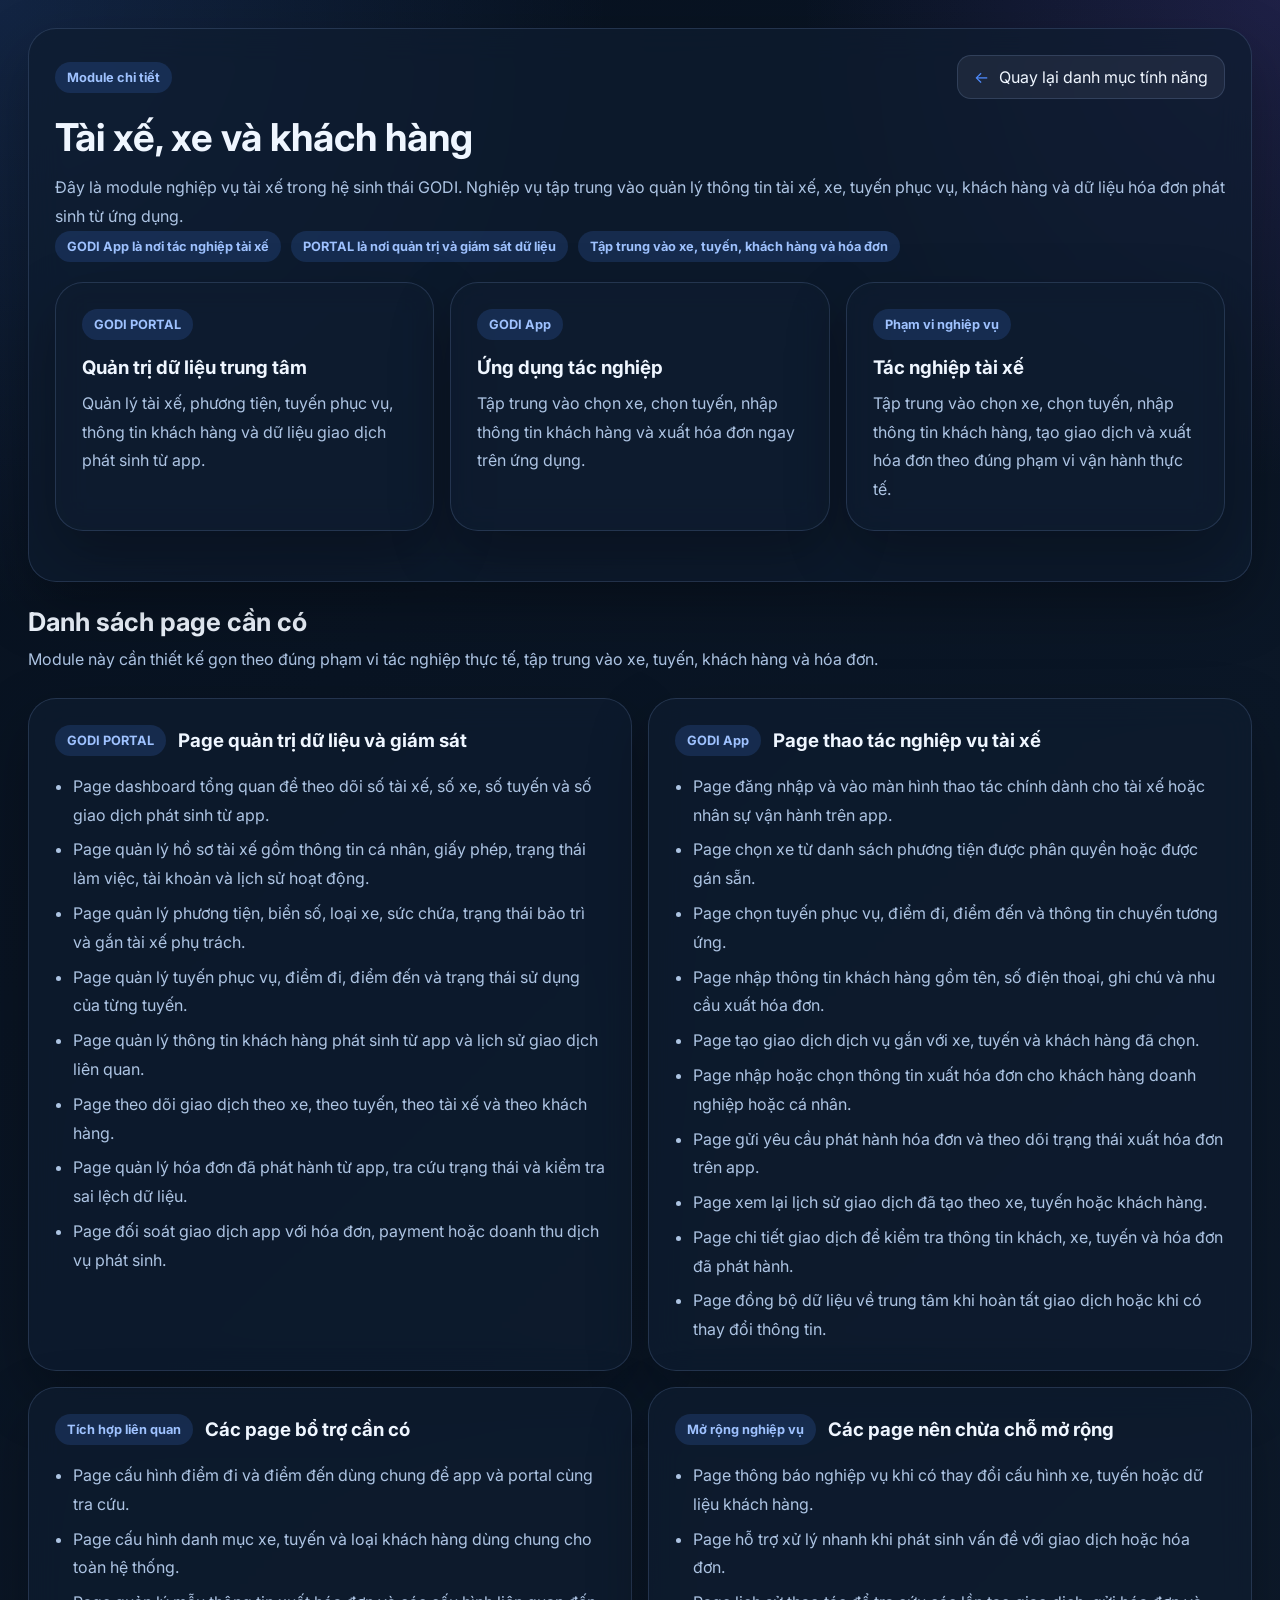
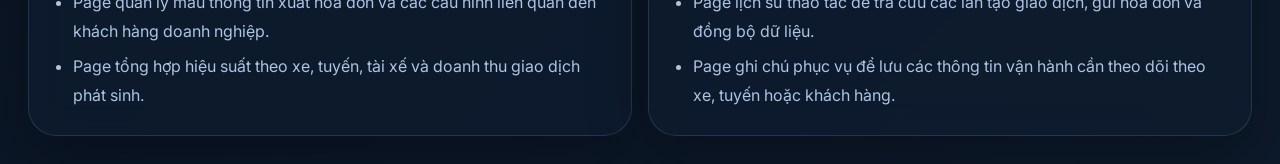
<file: features/driver-operations.html>
<!DOCTYPE html>
<html lang="vi">
<head>
  <meta charset="UTF-8">
  <meta name="viewport" content="width=device-width, initial-scale=1.0">
  <title>GODI - Chi tiết tính năng Tài xế, xe và khách hàng</title>
  <meta
    name="description"
    content="Chi tiết tính năng Tài xế, xe và khách hàng của hệ thống GODI, gồm toàn bộ page cần có trên GODI PORTAL và GODI App."
  >
  <link rel="preconnect" href="https://fonts.googleapis.com">
  <link rel="preconnect" href="https://fonts.gstatic.com" crossorigin>
  <link
    href="https://fonts.googleapis.com/css2?family=Inter:wght@400;500;600;700;800&display=swap"
    rel="stylesheet"
  >
  <link rel="stylesheet" href="../styles.css">
</head>
<body class="detail-page">
  <main class="detail-shell">
    <section class="detail-page-header">
      <div class="detail-header-top">
        <span class="detail-page-tag">Module chi tiết</span>
        <a class="back-link" href="../index.html#features">Quay lại danh mục tính năng</a>
      </div>
      <h1>Tài xế, xe và khách hàng</h1>
      <p>
        Đây là module nghiệp vụ tài xế trong hệ sinh thái GODI. Nghiệp vụ tập trung vào quản lý thông tin tài xế,
        xe, tuyến phục vụ, khách hàng và dữ liệu hóa đơn phát sinh từ ứng dụng.
      </p>
      <div class="detail-meta">
        <span class="detail-chip">GODI App là nơi tác nghiệp tài xế</span>
        <span class="detail-chip">PORTAL là nơi quản trị và giám sát dữ liệu</span>
        <span class="detail-chip">Tập trung vào xe, tuyến, khách hàng và hóa đơn</span>
      </div>

      <div class="scope-grid">
        <article class="scope-card">
          <span class="scope-card-tag">GODI PORTAL</span>
          <h3>Quản trị dữ liệu trung tâm</h3>
          <p>Quản lý tài xế, phương tiện, tuyến phục vụ, thông tin khách hàng và dữ liệu giao dịch phát sinh từ app.</p>
        </article>
        <article class="scope-card">
          <span class="scope-card-tag">GODI App</span>
          <h3>Ứng dụng tác nghiệp</h3>
          <p>Tập trung vào chọn xe, chọn tuyến, nhập thông tin khách hàng và xuất hóa đơn ngay trên ứng dụng.</p>
        </article>
        <article class="scope-card">
          <span class="scope-card-tag">Phạm vi nghiệp vụ</span>
          <h3>Tác nghiệp tài xế</h3>
          <p>Tập trung vào chọn xe, chọn tuyến, nhập thông tin khách hàng, tạo giao dịch và xuất hóa đơn theo đúng phạm vi vận hành thực tế.</p>
        </article>
      </div>
    </section>

    <section class="detail-section">
      <div class="detail-section-heading">
        <h2>Danh sách page cần có</h2>
        <p class="detail-note">Module này cần thiết kế gọn theo đúng phạm vi tác nghiệp thực tế, tập trung vào xe, tuyến, khách hàng và hóa đơn.</p>
      </div>

      <div class="detail-grid">
        <article class="detail-block">
          <div class="detail-block-header">
            <span class="detail-chip">GODI PORTAL</span>
            <h3>Page quản trị dữ liệu và giám sát</h3>
          </div>
          <ul class="page-list">
            <li>Page dashboard tổng quan để theo dõi số tài xế, số xe, số tuyến và số giao dịch phát sinh từ app.</li>
            <li>Page quản lý hồ sơ tài xế gồm thông tin cá nhân, giấy phép, trạng thái làm việc, tài khoản và lịch sử hoạt động.</li>
            <li>Page quản lý phương tiện, biển số, loại xe, sức chứa, trạng thái bảo trì và gắn tài xế phụ trách.</li>
            <li>Page quản lý tuyến phục vụ, điểm đi, điểm đến và trạng thái sử dụng của từng tuyến.</li>
            <li>Page quản lý thông tin khách hàng phát sinh từ app và lịch sử giao dịch liên quan.</li>
            <li>Page theo dõi giao dịch theo xe, theo tuyến, theo tài xế và theo khách hàng.</li>
            <li>Page quản lý hóa đơn đã phát hành từ app, tra cứu trạng thái và kiểm tra sai lệch dữ liệu.</li>
            <li>Page đối soát giao dịch app với hóa đơn, payment hoặc doanh thu dịch vụ phát sinh.</li>
          </ul>
        </article>

        <article class="detail-block">
          <div class="detail-block-header">
            <span class="detail-chip">GODI App</span>
            <h3>Page thao tác nghiệp vụ tài xế</h3>
          </div>
          <ul class="page-list">
            <li>Page đăng nhập và vào màn hình thao tác chính dành cho tài xế hoặc nhân sự vận hành trên app.</li>
            <li>Page chọn xe từ danh sách phương tiện được phân quyền hoặc được gán sẵn.</li>
            <li>Page chọn tuyến phục vụ, điểm đi, điểm đến và thông tin chuyến tương ứng.</li>
            <li>Page nhập thông tin khách hàng gồm tên, số điện thoại, ghi chú và nhu cầu xuất hóa đơn.</li>
            <li>Page tạo giao dịch dịch vụ gắn với xe, tuyến và khách hàng đã chọn.</li>
            <li>Page nhập hoặc chọn thông tin xuất hóa đơn cho khách hàng doanh nghiệp hoặc cá nhân.</li>
            <li>Page gửi yêu cầu phát hành hóa đơn và theo dõi trạng thái xuất hóa đơn trên app.</li>
            <li>Page xem lại lịch sử giao dịch đã tạo theo xe, tuyến hoặc khách hàng.</li>
            <li>Page chi tiết giao dịch để kiểm tra thông tin khách, xe, tuyến và hóa đơn đã phát hành.</li>
            <li>Page đồng bộ dữ liệu về trung tâm khi hoàn tất giao dịch hoặc khi có thay đổi thông tin.</li>
          </ul>
        </article>

        <article class="detail-block">
          <div class="detail-block-header">
            <span class="detail-chip">Tích hợp liên quan</span>
            <h3>Các page bổ trợ cần có</h3>
          </div>
          <ul class="page-list">
            <li>Page cấu hình điểm đi và điểm đến dùng chung để app và portal cùng tra cứu.</li>
            <li>Page cấu hình danh mục xe, tuyến và loại khách hàng dùng chung cho toàn hệ thống.</li>
            <li>Page quản lý mẫu thông tin xuất hóa đơn và các cấu hình liên quan đến khách hàng doanh nghiệp.</li>
            <li>Page tổng hợp hiệu suất theo xe, tuyến, tài xế và doanh thu giao dịch phát sinh.</li>
          </ul>
        </article>

        <article class="detail-block">
          <div class="detail-block-header">
            <span class="detail-chip">Mở rộng nghiệp vụ</span>
            <h3>Các page nên chừa chỗ mở rộng</h3>
          </div>
          <ul class="page-list">
            <li>Page thông báo nghiệp vụ khi có thay đổi cấu hình xe, tuyến hoặc dữ liệu khách hàng.</li>
            <li>Page hỗ trợ xử lý nhanh khi phát sinh vấn đề với giao dịch hoặc hóa đơn.</li>
            <li>Page lịch sử thao tác để tra cứu các lần tạo giao dịch, gửi hóa đơn và đồng bộ dữ liệu.</li>
            <li>Page ghi chú phục vụ để lưu các thông tin vận hành cần theo dõi theo xe, tuyến hoặc khách hàng.</li>
          </ul>
        </article>
      </div>
    </section>
  </main>
</body>
</html>
</file>
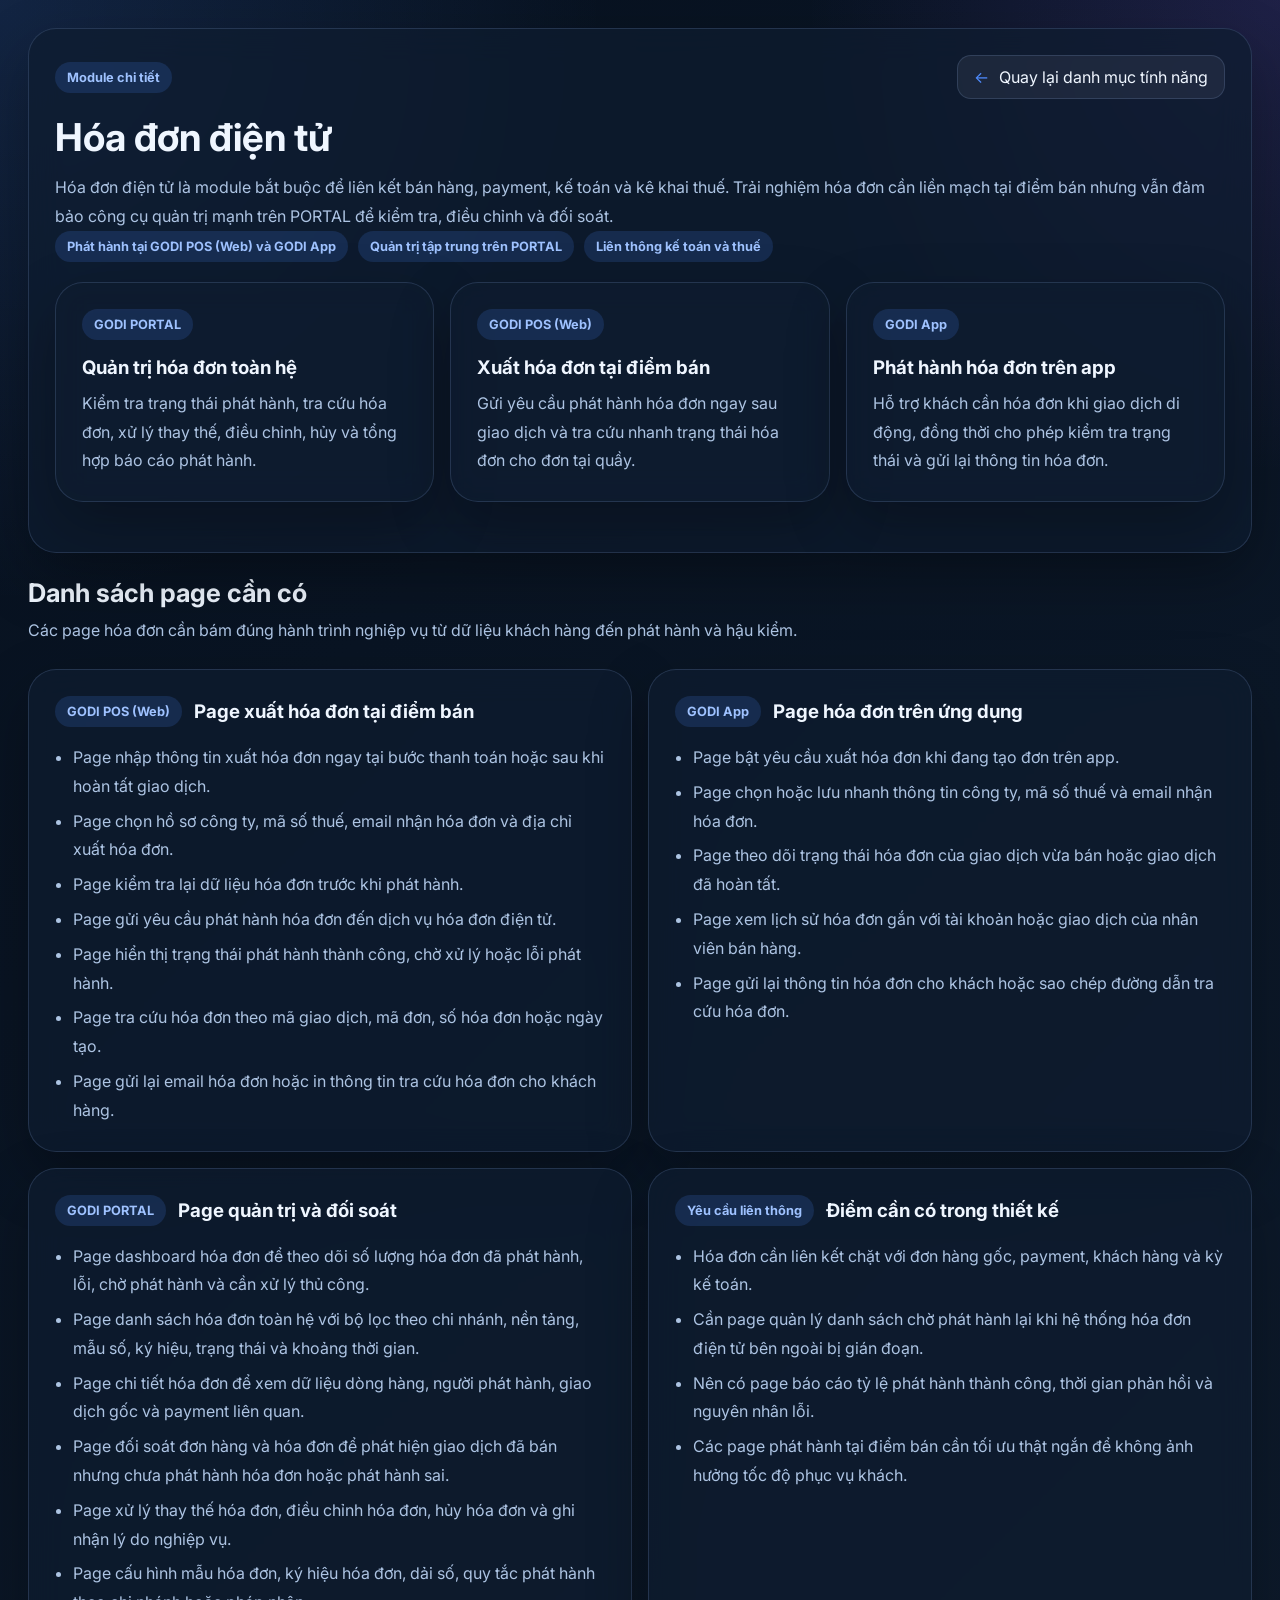
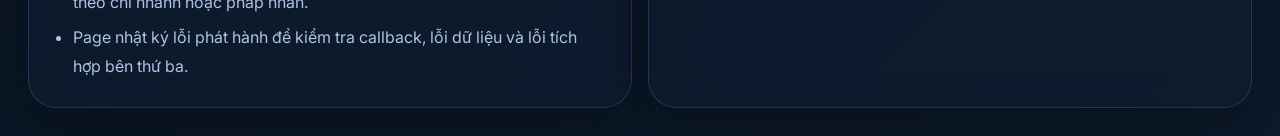
<file: features/invoice.html>
<!DOCTYPE html>
<html lang="vi">
<head>
  <meta charset="UTF-8">
  <meta name="viewport" content="width=device-width, initial-scale=1.0">
  <title>GODI - Chi tiết tính năng Hóa đơn điện tử</title>
  <meta
    name="description"
    content="Chi tiết tính năng Hóa đơn điện tử của hệ thống GODI, gồm toàn bộ page cần có trên GODI PORTAL, GODI POS (Web) và GODI App."
  >
  <link rel="preconnect" href="https://fonts.googleapis.com">
  <link rel="preconnect" href="https://fonts.gstatic.com" crossorigin>
  <link
    href="https://fonts.googleapis.com/css2?family=Inter:wght@400;500;600;700;800&display=swap"
    rel="stylesheet"
  >
  <link rel="stylesheet" href="../styles.css">
</head>
<body class="detail-page">
  <main class="detail-shell">
    <section class="detail-page-header">
      <div class="detail-header-top">
        <span class="detail-page-tag">Module chi tiết</span>
        <a class="back-link" href="../index.html#features">Quay lại danh mục tính năng</a>
      </div>
      <h1>Hóa đơn điện tử</h1>
      <p>
        Hóa đơn điện tử là module bắt buộc để liên kết bán hàng, payment, kế toán và kê khai thuế. Trải nghiệm hóa đơn
        cần liền mạch tại điểm bán nhưng vẫn đảm bảo công cụ quản trị mạnh trên PORTAL để kiểm tra, điều chỉnh và đối soát.
      </p>
      <div class="detail-meta">
        <span class="detail-chip">Phát hành tại GODI POS (Web) và GODI App</span>
        <span class="detail-chip">Quản trị tập trung trên PORTAL</span>
        <span class="detail-chip">Liên thông kế toán và thuế</span>
      </div>

      <div class="scope-grid">
        <article class="scope-card">
          <span class="scope-card-tag">GODI PORTAL</span>
          <h3>Quản trị hóa đơn toàn hệ</h3>
          <p>Kiểm tra trạng thái phát hành, tra cứu hóa đơn, xử lý thay thế, điều chỉnh, hủy và tổng hợp báo cáo phát hành.</p>
        </article>
        <article class="scope-card">
          <span class="scope-card-tag">GODI POS (Web)</span>
          <h3>Xuất hóa đơn tại điểm bán</h3>
          <p>Gửi yêu cầu phát hành hóa đơn ngay sau giao dịch và tra cứu nhanh trạng thái hóa đơn cho đơn tại quầy.</p>
        </article>
        <article class="scope-card">
          <span class="scope-card-tag">GODI App</span>
          <h3>Phát hành hóa đơn trên app</h3>
          <p>Hỗ trợ khách cần hóa đơn khi giao dịch di động, đồng thời cho phép kiểm tra trạng thái và gửi lại thông tin hóa đơn.</p>
        </article>
      </div>
    </section>

    <section class="detail-section">
      <div class="detail-section-heading">
        <h2>Danh sách page cần có</h2>
        <p class="detail-note">Các page hóa đơn cần bám đúng hành trình nghiệp vụ từ dữ liệu khách hàng đến phát hành và hậu kiểm.</p>
      </div>

      <div class="detail-grid">
        <article class="detail-block">
          <div class="detail-block-header">
            <span class="detail-chip">GODI POS (Web)</span>
            <h3>Page xuất hóa đơn tại điểm bán</h3>
          </div>
          <ul class="page-list">
            <li>Page nhập thông tin xuất hóa đơn ngay tại bước thanh toán hoặc sau khi hoàn tất giao dịch.</li>
            <li>Page chọn hồ sơ công ty, mã số thuế, email nhận hóa đơn và địa chỉ xuất hóa đơn.</li>
            <li>Page kiểm tra lại dữ liệu hóa đơn trước khi phát hành.</li>
            <li>Page gửi yêu cầu phát hành hóa đơn đến dịch vụ hóa đơn điện tử.</li>
            <li>Page hiển thị trạng thái phát hành thành công, chờ xử lý hoặc lỗi phát hành.</li>
            <li>Page tra cứu hóa đơn theo mã giao dịch, mã đơn, số hóa đơn hoặc ngày tạo.</li>
            <li>Page gửi lại email hóa đơn hoặc in thông tin tra cứu hóa đơn cho khách hàng.</li>
          </ul>
        </article>

        <article class="detail-block">
          <div class="detail-block-header">
            <span class="detail-chip">GODI App</span>
            <h3>Page hóa đơn trên ứng dụng</h3>
          </div>
          <ul class="page-list">
            <li>Page bật yêu cầu xuất hóa đơn khi đang tạo đơn trên app.</li>
            <li>Page chọn hoặc lưu nhanh thông tin công ty, mã số thuế và email nhận hóa đơn.</li>
            <li>Page theo dõi trạng thái hóa đơn của giao dịch vừa bán hoặc giao dịch đã hoàn tất.</li>
            <li>Page xem lịch sử hóa đơn gắn với tài khoản hoặc giao dịch của nhân viên bán hàng.</li>
            <li>Page gửi lại thông tin hóa đơn cho khách hoặc sao chép đường dẫn tra cứu hóa đơn.</li>
          </ul>
        </article>

        <article class="detail-block">
          <div class="detail-block-header">
            <span class="detail-chip">GODI PORTAL</span>
            <h3>Page quản trị và đối soát</h3>
          </div>
          <ul class="page-list">
            <li>Page dashboard hóa đơn để theo dõi số lượng hóa đơn đã phát hành, lỗi, chờ phát hành và cần xử lý thủ công.</li>
            <li>Page danh sách hóa đơn toàn hệ với bộ lọc theo chi nhánh, nền tảng, mẫu số, ký hiệu, trạng thái và khoảng thời gian.</li>
            <li>Page chi tiết hóa đơn để xem dữ liệu dòng hàng, người phát hành, giao dịch gốc và payment liên quan.</li>
            <li>Page đối soát đơn hàng và hóa đơn để phát hiện giao dịch đã bán nhưng chưa phát hành hóa đơn hoặc phát hành sai.</li>
            <li>Page xử lý thay thế hóa đơn, điều chỉnh hóa đơn, hủy hóa đơn và ghi nhận lý do nghiệp vụ.</li>
            <li>Page cấu hình mẫu hóa đơn, ký hiệu hóa đơn, dải số, quy tắc phát hành theo chi nhánh hoặc pháp nhân.</li>
            <li>Page nhật ký lỗi phát hành để kiểm tra callback, lỗi dữ liệu và lỗi tích hợp bên thứ ba.</li>
          </ul>
        </article>

        <article class="detail-block">
          <div class="detail-block-header">
            <span class="detail-chip">Yêu cầu liên thông</span>
            <h3>Điểm cần có trong thiết kế</h3>
          </div>
          <ul class="page-list">
            <li>Hóa đơn cần liên kết chặt với đơn hàng gốc, payment, khách hàng và kỳ kế toán.</li>
            <li>Cần page quản lý danh sách chờ phát hành lại khi hệ thống hóa đơn điện tử bên ngoài bị gián đoạn.</li>
            <li>Nên có page báo cáo tỷ lệ phát hành thành công, thời gian phản hồi và nguyên nhân lỗi.</li>
            <li>Các page phát hành tại điểm bán cần tối ưu thật ngắn để không ảnh hưởng tốc độ phục vụ khách.</li>
          </ul>
        </article>
      </div>
    </section>
  </main>
</body>
</html>
</file>
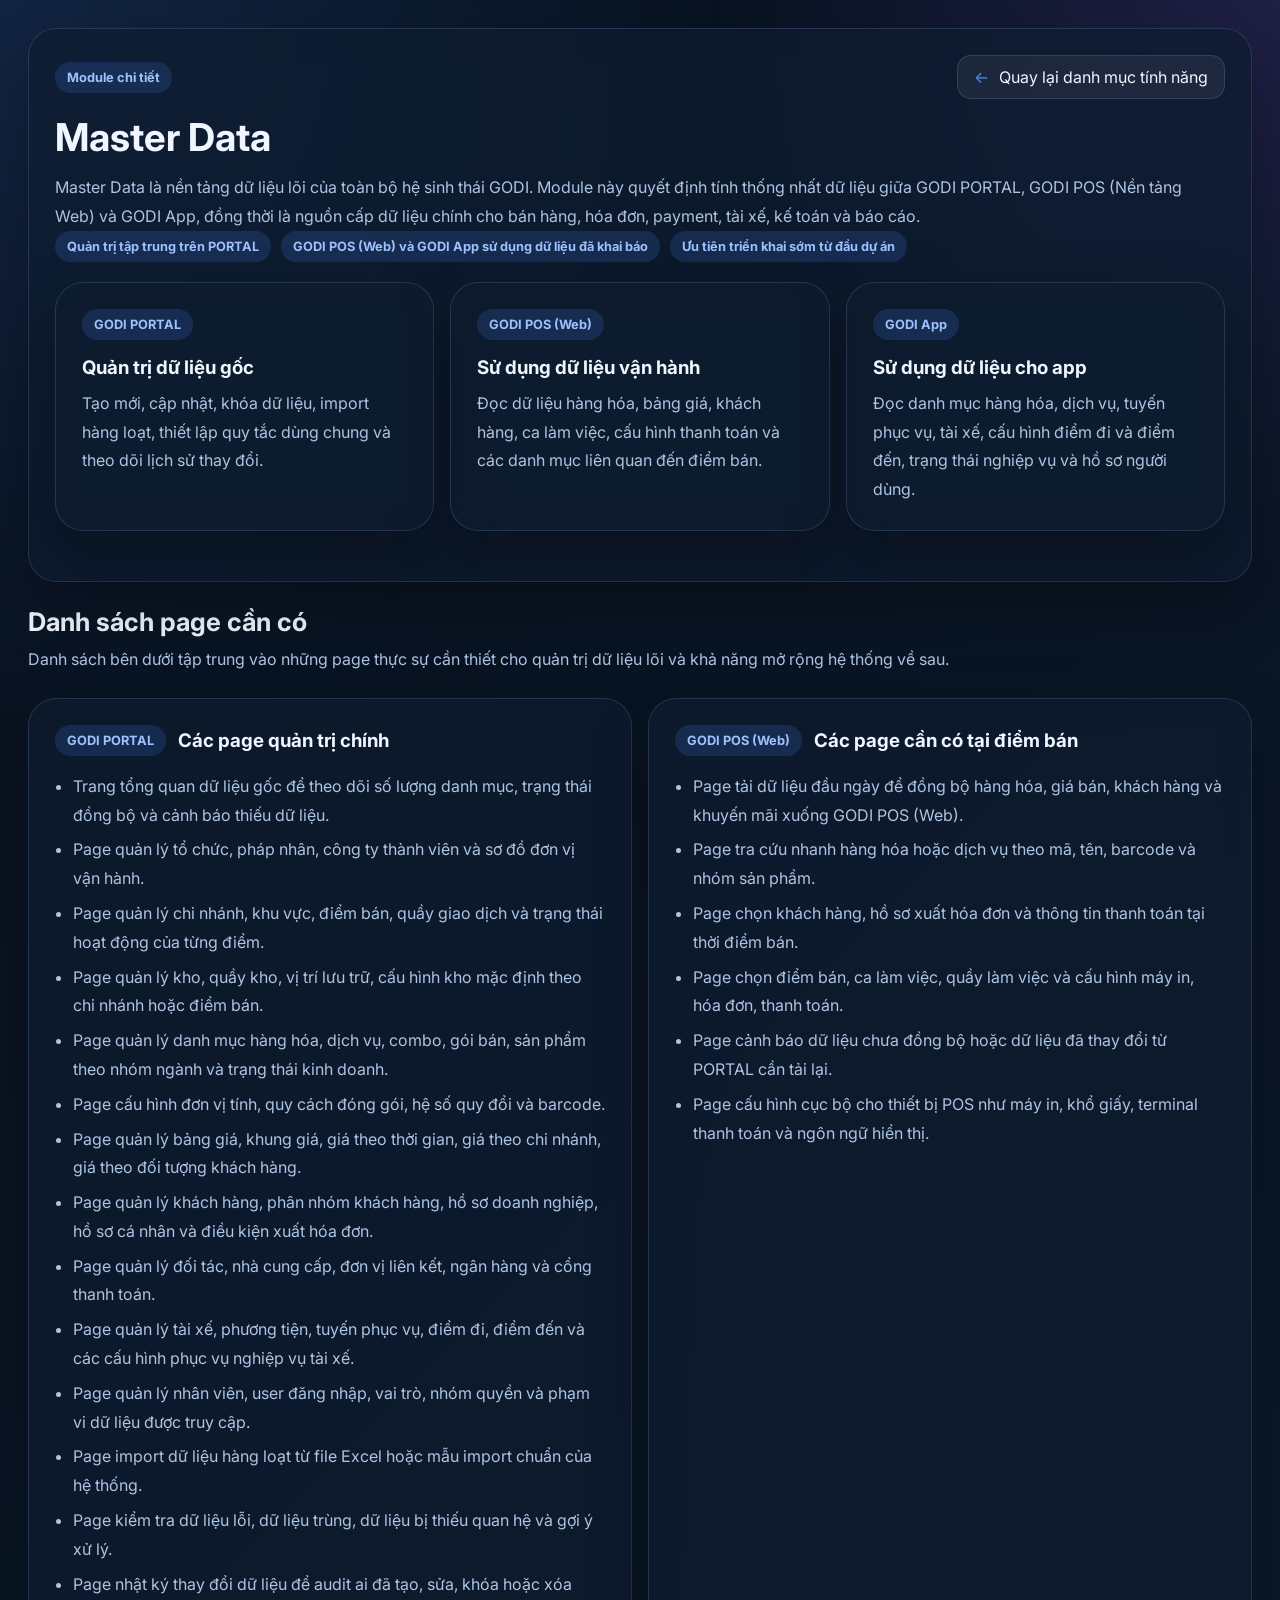
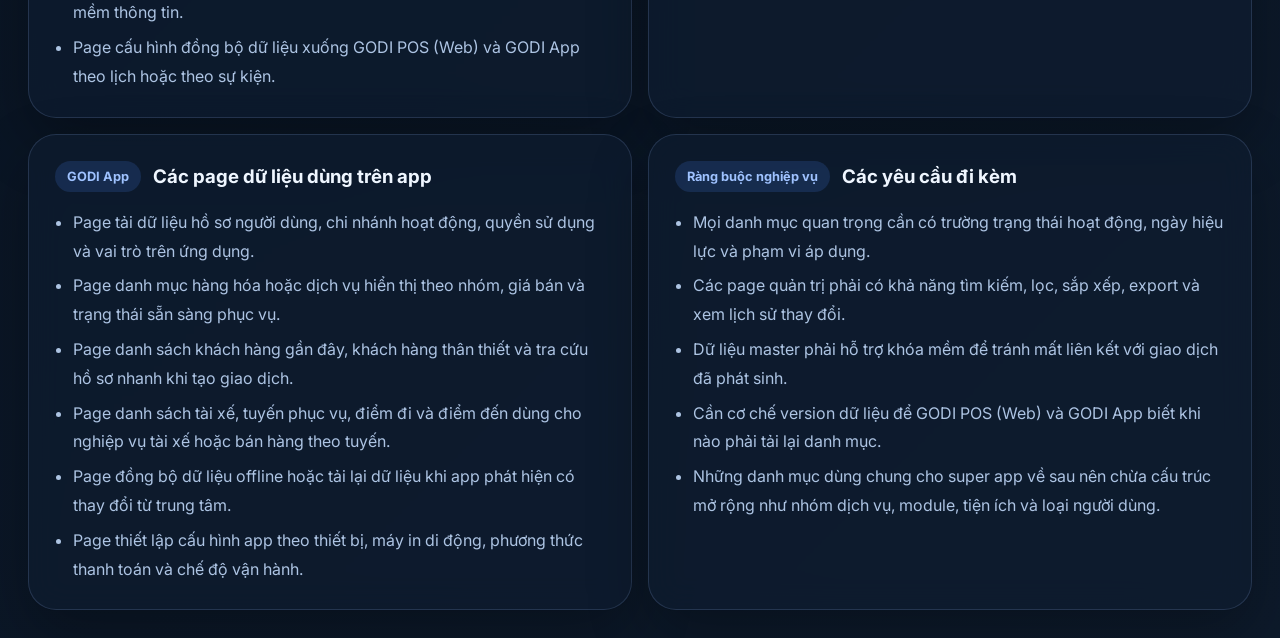
<file: features/master-data.html>
<!DOCTYPE html>
<html lang="vi">
<head>
  <meta charset="UTF-8">
  <meta name="viewport" content="width=device-width, initial-scale=1.0">
  <title>GODI - Chi tiết tính năng Master Data</title>
  <meta
    name="description"
    content="Chi tiết tính năng Master Data của hệ thống GODI, gồm toàn bộ page cần có trên GODI PORTAL, GODI POS (Web) và GODI App."
  >
  <link rel="preconnect" href="https://fonts.googleapis.com">
  <link rel="preconnect" href="https://fonts.gstatic.com" crossorigin>
  <link
    href="https://fonts.googleapis.com/css2?family=Inter:wght@400;500;600;700;800&display=swap"
    rel="stylesheet"
  >
  <link rel="stylesheet" href="../styles.css">
</head>
<body class="detail-page">
  <main class="detail-shell">
    <section class="detail-page-header">
      <div class="detail-header-top">
        <span class="detail-page-tag">Module chi tiết</span>
        <a class="back-link" href="../index.html#features">Quay lại danh mục tính năng</a>
      </div>
      <h1>Master Data</h1>
      <p>
        Master Data là nền tảng dữ liệu lõi của toàn bộ hệ sinh thái GODI. Module này quyết định tính thống nhất dữ liệu
        giữa GODI PORTAL, GODI POS (Nền tảng Web) và GODI App, đồng thời là nguồn cấp dữ liệu chính cho bán hàng,
        hóa đơn, payment, tài xế, kế toán và báo cáo.
      </p>
      <div class="detail-meta">
        <span class="detail-chip">Quản trị tập trung trên PORTAL</span>
        <span class="detail-chip">GODI POS (Web) và GODI App sử dụng dữ liệu đã khai báo</span>
        <span class="detail-chip">Ưu tiên triển khai sớm từ đầu dự án</span>
      </div>

      <div class="scope-grid">
        <article class="scope-card">
          <span class="scope-card-tag">GODI PORTAL</span>
          <h3>Quản trị dữ liệu gốc</h3>
          <p>Tạo mới, cập nhật, khóa dữ liệu, import hàng loạt, thiết lập quy tắc dùng chung và theo dõi lịch sử thay đổi.</p>
        </article>
        <article class="scope-card">
          <span class="scope-card-tag">GODI POS (Web)</span>
          <h3>Sử dụng dữ liệu vận hành</h3>
          <p>Đọc dữ liệu hàng hóa, bảng giá, khách hàng, ca làm việc, cấu hình thanh toán và các danh mục liên quan đến điểm bán.</p>
        </article>
        <article class="scope-card">
          <span class="scope-card-tag">GODI App</span>
          <h3>Sử dụng dữ liệu cho app</h3>
          <p>Đọc danh mục hàng hóa, dịch vụ, tuyến phục vụ, tài xế, cấu hình điểm đi và điểm đến, trạng thái nghiệp vụ và hồ sơ người dùng.</p>
        </article>
      </div>
    </section>

    <section class="detail-section">
      <div class="detail-section-heading">
        <h2>Danh sách page cần có</h2>
        <p class="detail-note">Danh sách bên dưới tập trung vào những page thực sự cần thiết cho quản trị dữ liệu lõi và khả năng mở rộng hệ thống về sau.</p>
      </div>

      <div class="detail-grid">
        <article class="detail-block">
          <div class="detail-block-header">
            <span class="detail-chip">GODI PORTAL</span>
            <h3>Các page quản trị chính</h3>
          </div>
          <ul class="page-list">
            <li>Trang tổng quan dữ liệu gốc để theo dõi số lượng danh mục, trạng thái đồng bộ và cảnh báo thiếu dữ liệu.</li>
            <li>Page quản lý tổ chức, pháp nhân, công ty thành viên và sơ đồ đơn vị vận hành.</li>
            <li>Page quản lý chi nhánh, khu vực, điểm bán, quầy giao dịch và trạng thái hoạt động của từng điểm.</li>
            <li>Page quản lý kho, quầy kho, vị trí lưu trữ, cấu hình kho mặc định theo chi nhánh hoặc điểm bán.</li>
            <li>Page quản lý danh mục hàng hóa, dịch vụ, combo, gói bán, sản phẩm theo nhóm ngành và trạng thái kinh doanh.</li>
            <li>Page cấu hình đơn vị tính, quy cách đóng gói, hệ số quy đổi và barcode.</li>
            <li>Page quản lý bảng giá, khung giá, giá theo thời gian, giá theo chi nhánh, giá theo đối tượng khách hàng.</li>
            <li>Page quản lý khách hàng, phân nhóm khách hàng, hồ sơ doanh nghiệp, hồ sơ cá nhân và điều kiện xuất hóa đơn.</li>
            <li>Page quản lý đối tác, nhà cung cấp, đơn vị liên kết, ngân hàng và cổng thanh toán.</li>
            <li>Page quản lý tài xế, phương tiện, tuyến phục vụ, điểm đi, điểm đến và các cấu hình phục vụ nghiệp vụ tài xế.</li>
            <li>Page quản lý nhân viên, user đăng nhập, vai trò, nhóm quyền và phạm vi dữ liệu được truy cập.</li>
            <li>Page import dữ liệu hàng loạt từ file Excel hoặc mẫu import chuẩn của hệ thống.</li>
            <li>Page kiểm tra dữ liệu lỗi, dữ liệu trùng, dữ liệu bị thiếu quan hệ và gợi ý xử lý.</li>
            <li>Page nhật ký thay đổi dữ liệu để audit ai đã tạo, sửa, khóa hoặc xóa mềm thông tin.</li>
            <li>Page cấu hình đồng bộ dữ liệu xuống GODI POS (Web) và GODI App theo lịch hoặc theo sự kiện.</li>
          </ul>
        </article>

        <article class="detail-block">
          <div class="detail-block-header">
            <span class="detail-chip">GODI POS (Web)</span>
            <h3>Các page cần có tại điểm bán</h3>
          </div>
          <ul class="page-list">
            <li>Page tải dữ liệu đầu ngày để đồng bộ hàng hóa, giá bán, khách hàng và khuyến mãi xuống GODI POS (Web).</li>
            <li>Page tra cứu nhanh hàng hóa hoặc dịch vụ theo mã, tên, barcode và nhóm sản phẩm.</li>
            <li>Page chọn khách hàng, hồ sơ xuất hóa đơn và thông tin thanh toán tại thời điểm bán.</li>
            <li>Page chọn điểm bán, ca làm việc, quầy làm việc và cấu hình máy in, hóa đơn, thanh toán.</li>
            <li>Page cảnh báo dữ liệu chưa đồng bộ hoặc dữ liệu đã thay đổi từ PORTAL cần tải lại.</li>
            <li>Page cấu hình cục bộ cho thiết bị POS như máy in, khổ giấy, terminal thanh toán và ngôn ngữ hiển thị.</li>
          </ul>
        </article>

        <article class="detail-block">
          <div class="detail-block-header">
            <span class="detail-chip">GODI App</span>
            <h3>Các page dữ liệu dùng trên app</h3>
          </div>
          <ul class="page-list">
            <li>Page tải dữ liệu hồ sơ người dùng, chi nhánh hoạt động, quyền sử dụng và vai trò trên ứng dụng.</li>
            <li>Page danh mục hàng hóa hoặc dịch vụ hiển thị theo nhóm, giá bán và trạng thái sẵn sàng phục vụ.</li>
            <li>Page danh sách khách hàng gần đây, khách hàng thân thiết và tra cứu hồ sơ nhanh khi tạo giao dịch.</li>
            <li>Page danh sách tài xế, tuyến phục vụ, điểm đi và điểm đến dùng cho nghiệp vụ tài xế hoặc bán hàng theo tuyến.</li>
            <li>Page đồng bộ dữ liệu offline hoặc tải lại dữ liệu khi app phát hiện có thay đổi từ trung tâm.</li>
            <li>Page thiết lập cấu hình app theo thiết bị, máy in di động, phương thức thanh toán và chế độ vận hành.</li>
          </ul>
        </article>

        <article class="detail-block">
          <div class="detail-block-header">
            <span class="detail-chip">Ràng buộc nghiệp vụ</span>
            <h3>Các yêu cầu đi kèm</h3>
          </div>
          <ul class="page-list">
            <li>Mọi danh mục quan trọng cần có trường trạng thái hoạt động, ngày hiệu lực và phạm vi áp dụng.</li>
            <li>Các page quản trị phải có khả năng tìm kiếm, lọc, sắp xếp, export và xem lịch sử thay đổi.</li>
            <li>Dữ liệu master phải hỗ trợ khóa mềm để tránh mất liên kết với giao dịch đã phát sinh.</li>
            <li>Cần cơ chế version dữ liệu để GODI POS (Web) và GODI App biết khi nào phải tải lại danh mục.</li>
            <li>Những danh mục dùng chung cho super app về sau nên chừa cấu trúc mở rộng như nhóm dịch vụ, module, tiện ích và loại người dùng.</li>
          </ul>
        </article>
      </div>
    </section>
  </main>
</body>
</html>
</file>
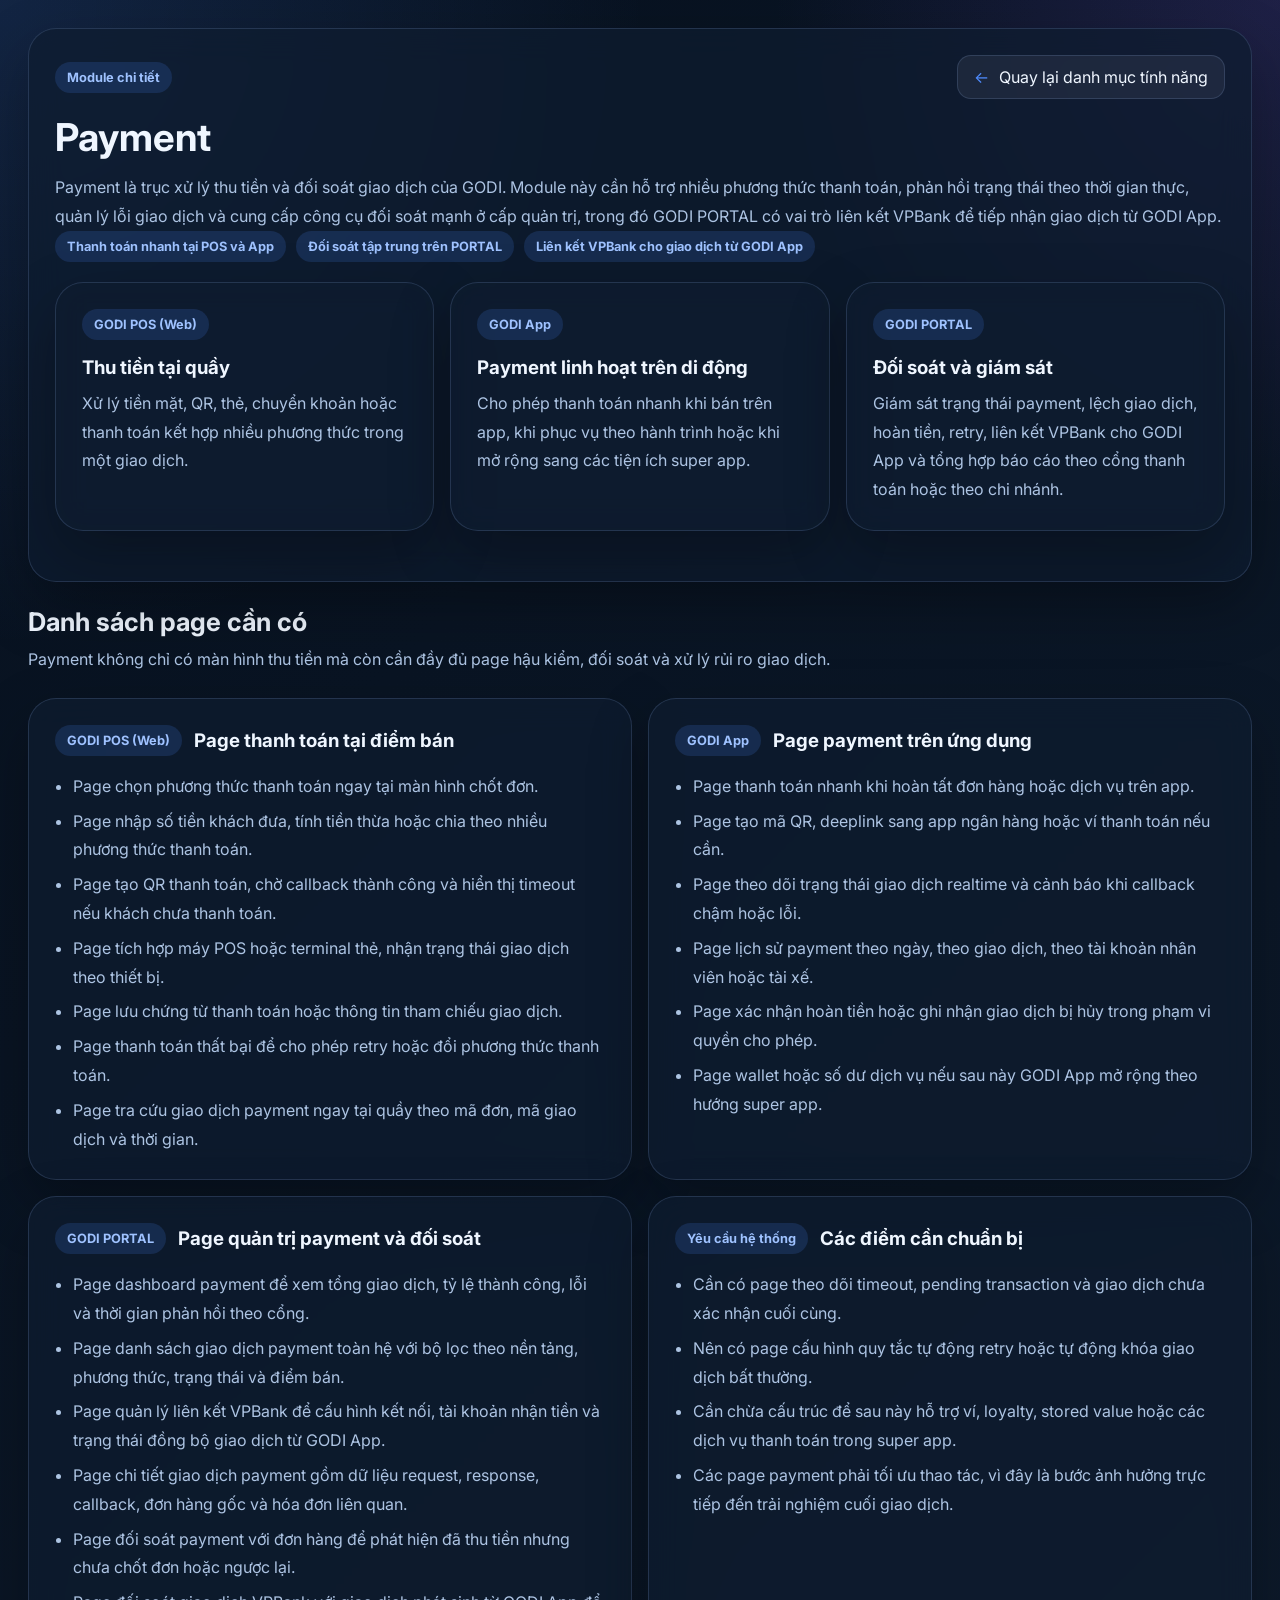
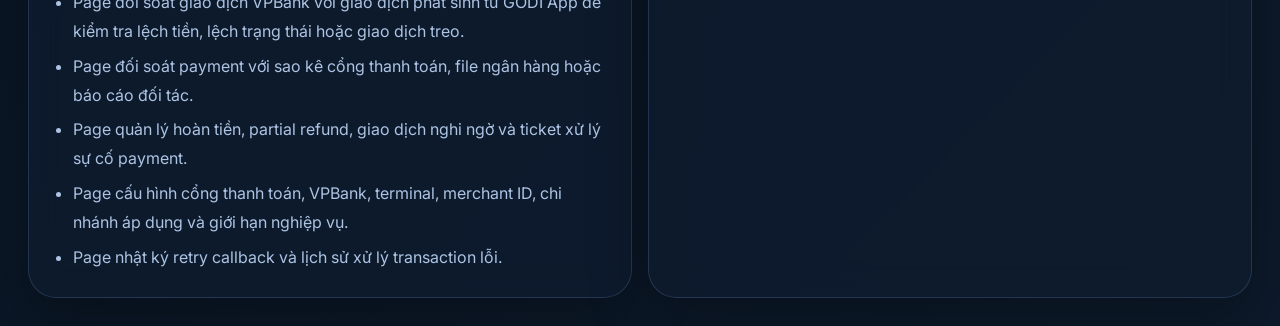
<file: features/payment.html>
<!DOCTYPE html>
<html lang="vi">
<head>
  <meta charset="UTF-8">
  <meta name="viewport" content="width=device-width, initial-scale=1.0">
  <title>GODI - Chi tiết tính năng Payment</title>
  <meta
    name="description"
    content="Chi tiết tính năng Payment của hệ thống GODI, gồm toàn bộ page cần có trên GODI PORTAL, GODI POS (Web) và GODI App."
  >
  <link rel="preconnect" href="https://fonts.googleapis.com">
  <link rel="preconnect" href="https://fonts.gstatic.com" crossorigin>
  <link
    href="https://fonts.googleapis.com/css2?family=Inter:wght@400;500;600;700;800&display=swap"
    rel="stylesheet"
  >
  <link rel="stylesheet" href="../styles.css">
</head>
<body class="detail-page">
  <main class="detail-shell">
    <section class="detail-page-header">
      <div class="detail-header-top">
        <span class="detail-page-tag">Module chi tiết</span>
        <a class="back-link" href="../index.html#features">Quay lại danh mục tính năng</a>
      </div>
      <h1>Payment</h1>
      <p>
        Payment là trục xử lý thu tiền và đối soát giao dịch của GODI. Module này cần hỗ trợ nhiều phương thức thanh toán,
        phản hồi trạng thái theo thời gian thực, quản lý lỗi giao dịch và cung cấp công cụ đối soát mạnh ở cấp quản trị,
        trong đó GODI PORTAL có vai trò liên kết VPBank để tiếp nhận giao dịch từ GODI App.
      </p>
      <div class="detail-meta">
        <span class="detail-chip">Thanh toán nhanh tại POS và App</span>
        <span class="detail-chip">Đối soát tập trung trên PORTAL</span>
        <span class="detail-chip">Liên kết VPBank cho giao dịch từ GODI App</span>
      </div>

      <div class="scope-grid">
        <article class="scope-card">
          <span class="scope-card-tag">GODI POS (Web)</span>
          <h3>Thu tiền tại quầy</h3>
          <p>Xử lý tiền mặt, QR, thẻ, chuyển khoản hoặc thanh toán kết hợp nhiều phương thức trong một giao dịch.</p>
        </article>
        <article class="scope-card">
          <span class="scope-card-tag">GODI App</span>
          <h3>Payment linh hoạt trên di động</h3>
          <p>Cho phép thanh toán nhanh khi bán trên app, khi phục vụ theo hành trình hoặc khi mở rộng sang các tiện ích super app.</p>
        </article>
        <article class="scope-card">
          <span class="scope-card-tag">GODI PORTAL</span>
          <h3>Đối soát và giám sát</h3>
          <p>Giám sát trạng thái payment, lệch giao dịch, hoàn tiền, retry, liên kết VPBank cho GODI App và tổng hợp báo cáo theo cổng thanh toán hoặc theo chi nhánh.</p>
        </article>
      </div>
    </section>

    <section class="detail-section">
      <div class="detail-section-heading">
        <h2>Danh sách page cần có</h2>
        <p class="detail-note">Payment không chỉ có màn hình thu tiền mà còn cần đầy đủ page hậu kiểm, đối soát và xử lý rủi ro giao dịch.</p>
      </div>

      <div class="detail-grid">
        <article class="detail-block">
          <div class="detail-block-header">
            <span class="detail-chip">GODI POS (Web)</span>
            <h3>Page thanh toán tại điểm bán</h3>
          </div>
          <ul class="page-list">
            <li>Page chọn phương thức thanh toán ngay tại màn hình chốt đơn.</li>
            <li>Page nhập số tiền khách đưa, tính tiền thừa hoặc chia theo nhiều phương thức thanh toán.</li>
            <li>Page tạo QR thanh toán, chờ callback thành công và hiển thị timeout nếu khách chưa thanh toán.</li>
            <li>Page tích hợp máy POS hoặc terminal thẻ, nhận trạng thái giao dịch theo thiết bị.</li>
            <li>Page lưu chứng từ thanh toán hoặc thông tin tham chiếu giao dịch.</li>
            <li>Page thanh toán thất bại để cho phép retry hoặc đổi phương thức thanh toán.</li>
            <li>Page tra cứu giao dịch payment ngay tại quầy theo mã đơn, mã giao dịch và thời gian.</li>
          </ul>
        </article>

        <article class="detail-block">
          <div class="detail-block-header">
            <span class="detail-chip">GODI App</span>
            <h3>Page payment trên ứng dụng</h3>
          </div>
          <ul class="page-list">
            <li>Page thanh toán nhanh khi hoàn tất đơn hàng hoặc dịch vụ trên app.</li>
            <li>Page tạo mã QR, deeplink sang app ngân hàng hoặc ví thanh toán nếu cần.</li>
            <li>Page theo dõi trạng thái giao dịch realtime và cảnh báo khi callback chậm hoặc lỗi.</li>
            <li>Page lịch sử payment theo ngày, theo giao dịch, theo tài khoản nhân viên hoặc tài xế.</li>
            <li>Page xác nhận hoàn tiền hoặc ghi nhận giao dịch bị hủy trong phạm vi quyền cho phép.</li>
            <li>Page wallet hoặc số dư dịch vụ nếu sau này GODI App mở rộng theo hướng super app.</li>
          </ul>
        </article>

        <article class="detail-block">
          <div class="detail-block-header">
            <span class="detail-chip">GODI PORTAL</span>
            <h3>Page quản trị payment và đối soát</h3>
          </div>
          <ul class="page-list">
            <li>Page dashboard payment để xem tổng giao dịch, tỷ lệ thành công, lỗi và thời gian phản hồi theo cổng.</li>
            <li>Page danh sách giao dịch payment toàn hệ với bộ lọc theo nền tảng, phương thức, trạng thái và điểm bán.</li>
            <li>Page quản lý liên kết VPBank để cấu hình kết nối, tài khoản nhận tiền và trạng thái đồng bộ giao dịch từ GODI App.</li>
            <li>Page chi tiết giao dịch payment gồm dữ liệu request, response, callback, đơn hàng gốc và hóa đơn liên quan.</li>
            <li>Page đối soát payment với đơn hàng để phát hiện đã thu tiền nhưng chưa chốt đơn hoặc ngược lại.</li>
            <li>Page đối soát giao dịch VPBank với giao dịch phát sinh từ GODI App để kiểm tra lệch tiền, lệch trạng thái hoặc giao dịch treo.</li>
            <li>Page đối soát payment với sao kê cổng thanh toán, file ngân hàng hoặc báo cáo đối tác.</li>
            <li>Page quản lý hoàn tiền, partial refund, giao dịch nghi ngờ và ticket xử lý sự cố payment.</li>
            <li>Page cấu hình cổng thanh toán, VPBank, terminal, merchant ID, chi nhánh áp dụng và giới hạn nghiệp vụ.</li>
            <li>Page nhật ký retry callback và lịch sử xử lý transaction lỗi.</li>
          </ul>
        </article>

        <article class="detail-block">
          <div class="detail-block-header">
            <span class="detail-chip">Yêu cầu hệ thống</span>
            <h3>Các điểm cần chuẩn bị</h3>
          </div>
          <ul class="page-list">
            <li>Cần có page theo dõi timeout, pending transaction và giao dịch chưa xác nhận cuối cùng.</li>
            <li>Nên có page cấu hình quy tắc tự động retry hoặc tự động khóa giao dịch bất thường.</li>
            <li>Cần chừa cấu trúc để sau này hỗ trợ ví, loyalty, stored value hoặc các dịch vụ thanh toán trong super app.</li>
            <li>Các page payment phải tối ưu thao tác, vì đây là bước ảnh hưởng trực tiếp đến trải nghiệm cuối giao dịch.</li>
          </ul>
        </article>
      </div>
    </section>
  </main>
</body>
</html>
</file>
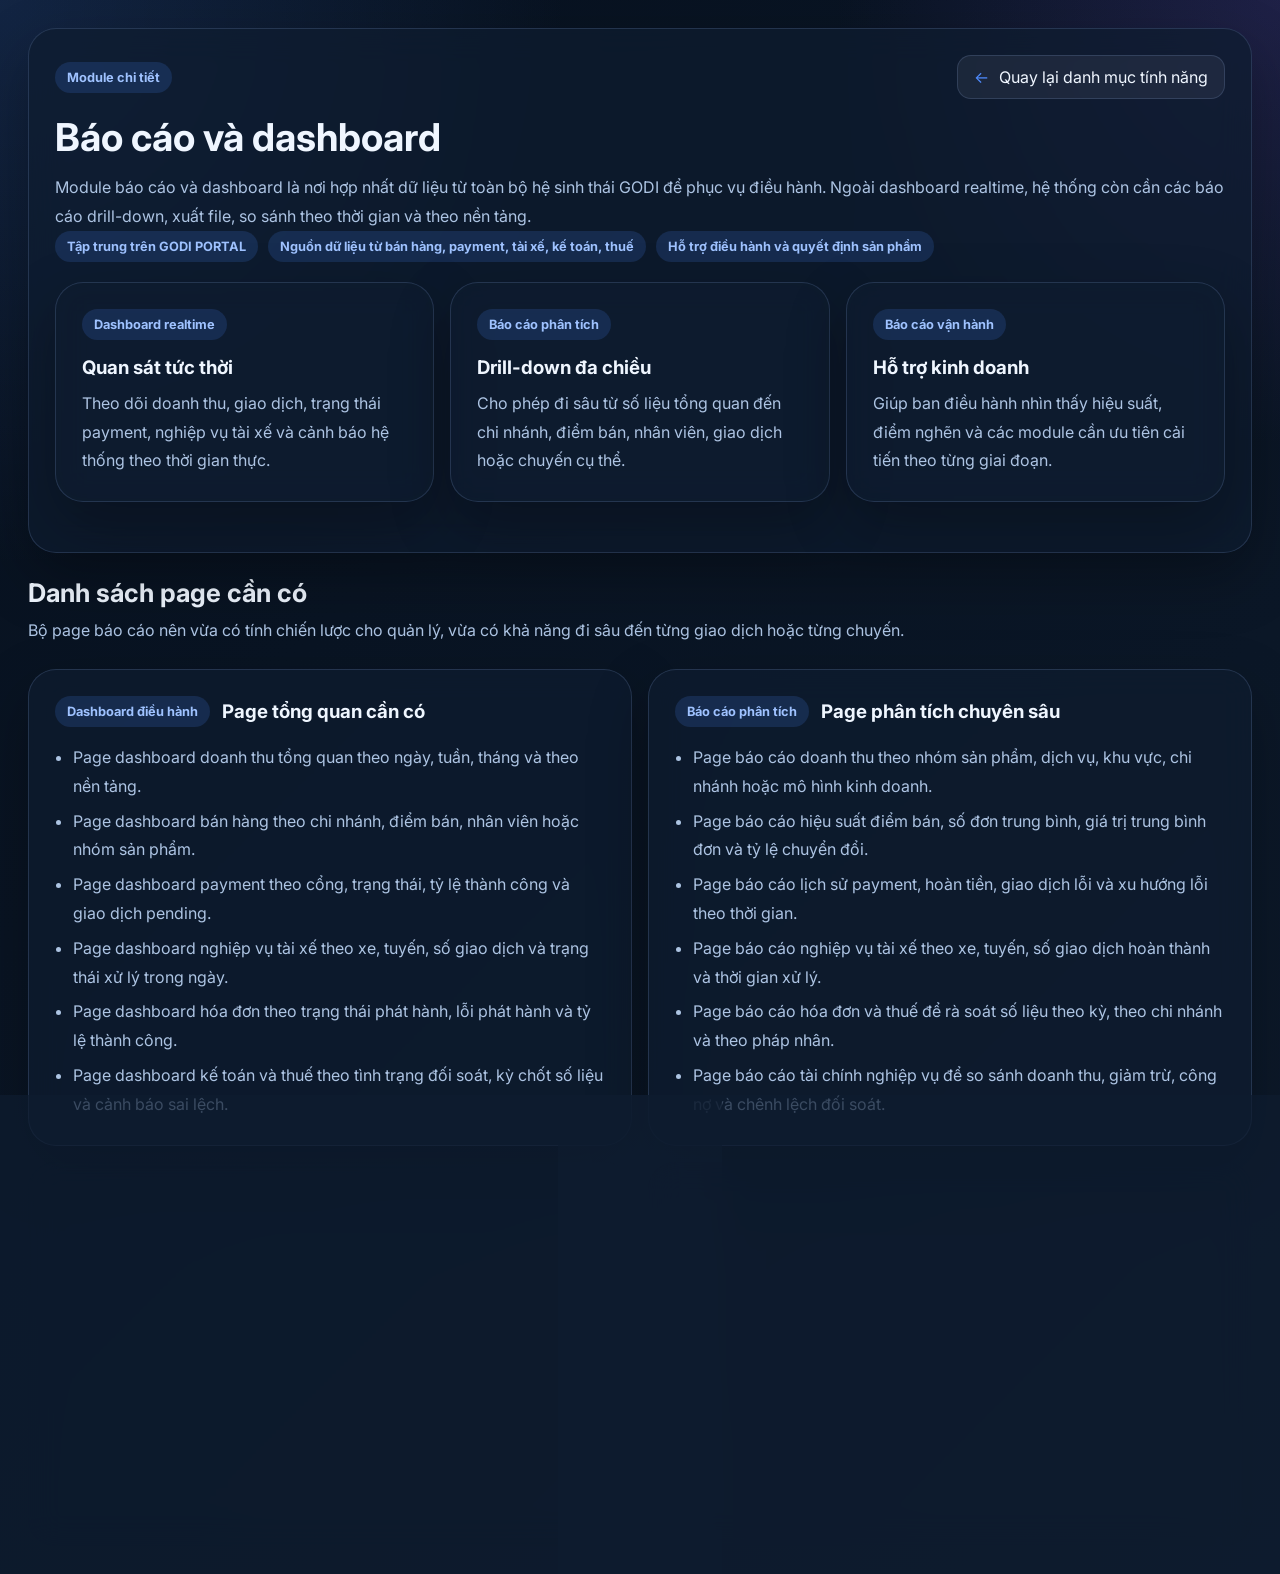
<file: features/reporting.html>
<!DOCTYPE html>
<html lang="vi">
<head>
  <meta charset="UTF-8">
  <meta name="viewport" content="width=device-width, initial-scale=1.0">
  <title>GODI - Chi tiết tính năng Báo cáo và dashboard</title>
  <meta
    name="description"
    content="Chi tiết tính năng Báo cáo và dashboard của hệ thống GODI, gồm toàn bộ page cần có trên GODI PORTAL."
  >
  <link rel="preconnect" href="https://fonts.googleapis.com">
  <link rel="preconnect" href="https://fonts.gstatic.com" crossorigin>
  <link
    href="https://fonts.googleapis.com/css2?family=Inter:wght@400;500;600;700;800&display=swap"
    rel="stylesheet"
  >
  <link rel="stylesheet" href="../styles.css">
</head>
<body class="detail-page">
  <main class="detail-shell">
    <section class="detail-page-header">
      <div class="detail-header-top">
        <span class="detail-page-tag">Module chi tiết</span>
        <a class="back-link" href="../index.html#features">Quay lại danh mục tính năng</a>
      </div>
      <h1>Báo cáo và dashboard</h1>
      <p>
        Module báo cáo và dashboard là nơi hợp nhất dữ liệu từ toàn bộ hệ sinh thái GODI để phục vụ điều hành.
        Ngoài dashboard realtime, hệ thống còn cần các báo cáo drill-down, xuất file, so sánh theo thời gian và theo nền tảng.
      </p>
      <div class="detail-meta">
        <span class="detail-chip">Tập trung trên GODI PORTAL</span>
        <span class="detail-chip">Nguồn dữ liệu từ bán hàng, payment, tài xế, kế toán, thuế</span>
        <span class="detail-chip">Hỗ trợ điều hành và quyết định sản phẩm</span>
      </div>

      <div class="scope-grid">
        <article class="scope-card">
          <span class="scope-card-tag">Dashboard realtime</span>
          <h3>Quan sát tức thời</h3>
          <p>Theo dõi doanh thu, giao dịch, trạng thái payment, nghiệp vụ tài xế và cảnh báo hệ thống theo thời gian thực.</p>
        </article>
        <article class="scope-card">
          <span class="scope-card-tag">Báo cáo phân tích</span>
          <h3>Drill-down đa chiều</h3>
          <p>Cho phép đi sâu từ số liệu tổng quan đến chi nhánh, điểm bán, nhân viên, giao dịch hoặc chuyến cụ thể.</p>
        </article>
        <article class="scope-card">
          <span class="scope-card-tag">Báo cáo vận hành</span>
          <h3>Hỗ trợ kinh doanh</h3>
          <p>Giúp ban điều hành nhìn thấy hiệu suất, điểm nghẽn và các module cần ưu tiên cải tiến theo từng giai đoạn.</p>
        </article>
      </div>
    </section>

    <section class="detail-section">
      <div class="detail-section-heading">
        <h2>Danh sách page cần có</h2>
        <p class="detail-note">Bộ page báo cáo nên vừa có tính chiến lược cho quản lý, vừa có khả năng đi sâu đến từng giao dịch hoặc từng chuyến.</p>
      </div>

      <div class="detail-grid">
        <article class="detail-block">
          <div class="detail-block-header">
            <span class="detail-chip">Dashboard điều hành</span>
            <h3>Page tổng quan cần có</h3>
          </div>
          <ul class="page-list">
            <li>Page dashboard doanh thu tổng quan theo ngày, tuần, tháng và theo nền tảng.</li>
            <li>Page dashboard bán hàng theo chi nhánh, điểm bán, nhân viên hoặc nhóm sản phẩm.</li>
            <li>Page dashboard payment theo cổng, trạng thái, tỷ lệ thành công và giao dịch pending.</li>
            <li>Page dashboard nghiệp vụ tài xế theo xe, tuyến, số giao dịch và trạng thái xử lý trong ngày.</li>
            <li>Page dashboard hóa đơn theo trạng thái phát hành, lỗi phát hành và tỷ lệ thành công.</li>
            <li>Page dashboard kế toán và thuế theo tình trạng đối soát, kỳ chốt số liệu và cảnh báo sai lệch.</li>
          </ul>
        </article>

        <article class="detail-block">
          <div class="detail-block-header">
            <span class="detail-chip">Báo cáo phân tích</span>
            <h3>Page phân tích chuyên sâu</h3>
          </div>
          <ul class="page-list">
            <li>Page báo cáo doanh thu theo nhóm sản phẩm, dịch vụ, khu vực, chi nhánh hoặc mô hình kinh doanh.</li>
            <li>Page báo cáo hiệu suất điểm bán, số đơn trung bình, giá trị trung bình đơn và tỷ lệ chuyển đổi.</li>
            <li>Page báo cáo lịch sử payment, hoàn tiền, giao dịch lỗi và xu hướng lỗi theo thời gian.</li>
            <li>Page báo cáo nghiệp vụ tài xế theo xe, tuyến, số giao dịch hoàn thành và thời gian xử lý.</li>
            <li>Page báo cáo hóa đơn và thuế để rà soát số liệu theo kỳ, theo chi nhánh và theo pháp nhân.</li>
            <li>Page báo cáo tài chính nghiệp vụ để so sánh doanh thu, giảm trừ, công nợ và chênh lệch đối soát.</li>
          </ul>
        </article>

        <article class="detail-block">
          <div class="detail-block-header">
            <span class="detail-chip">Drill-down</span>
            <h3>Page đi sâu theo ngữ cảnh</h3>
          </div>
          <ul class="page-list">
            <li>Page drill-down từ dashboard doanh thu đến danh sách giao dịch chi tiết.</li>
            <li>Page drill-down từ payment đến từng transaction và callback chi tiết.</li>
            <li>Page drill-down từ dashboard nghiệp vụ tài xế đến chi tiết xe, tuyến, khách hàng và giao dịch phát sinh.</li>
            <li>Page drill-down từ báo cáo hóa đơn đến từng hóa đơn hoặc giao dịch gốc.</li>
            <li>Page drill-down từ số liệu kế toán đến chứng từ, bút toán và nguồn dữ liệu phát sinh.</li>
          </ul>
        </article>

        <article class="detail-block">
          <div class="detail-block-header">
            <span class="detail-chip">Vận hành báo cáo</span>
            <h3>Page hỗ trợ sử dụng báo cáo</h3>
          </div>
          <ul class="page-list">
            <li>Page quản lý bộ lọc mặc định, quyền xem báo cáo và phạm vi dữ liệu theo vai trò.</li>
            <li>Page xuất file Excel, PDF hoặc chia sẻ báo cáo theo mẫu.</li>
            <li>Page lịch sử chạy báo cáo, lịch gửi báo cáo tự động và nhật ký lỗi tạo báo cáo.</li>
            <li>Page cấu hình KPI chính của doanh nghiệp để hiển thị ngay trên dashboard điều hành.</li>
          </ul>
        </article>
      </div>
    </section>
  </main>
</body>
</html>
</file>
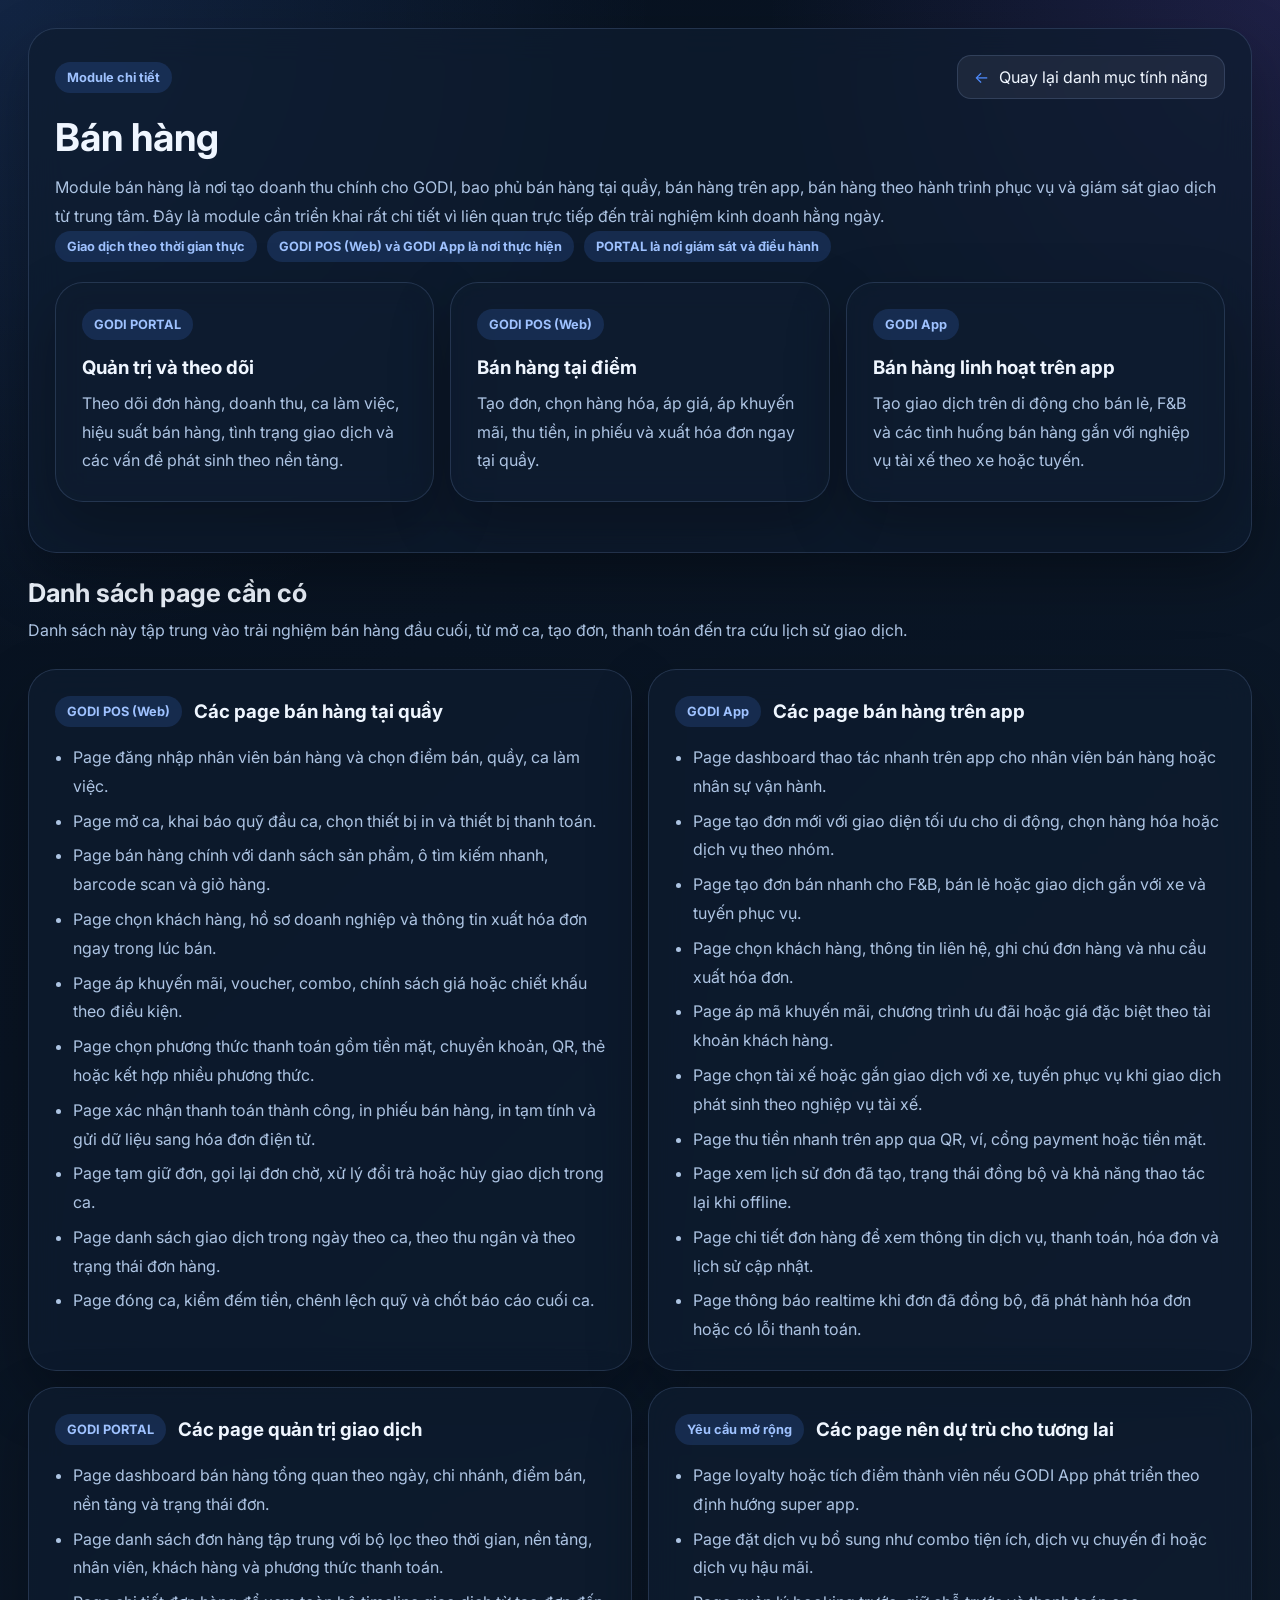
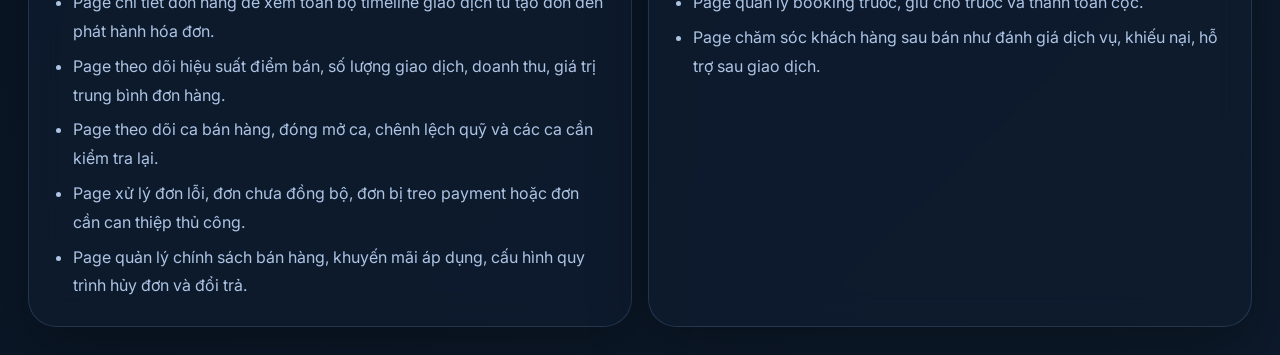
<file: features/sales.html>
<!DOCTYPE html>
<html lang="vi">
<head>
  <meta charset="UTF-8">
  <meta name="viewport" content="width=device-width, initial-scale=1.0">
  <title>GODI - Chi tiết tính năng Bán hàng</title>
  <meta
    name="description"
    content="Chi tiết tính năng Bán hàng của hệ thống GODI, gồm toàn bộ page cần có trên GODI PORTAL, GODI POS (Web) và GODI App."
  >
  <link rel="preconnect" href="https://fonts.googleapis.com">
  <link rel="preconnect" href="https://fonts.gstatic.com" crossorigin>
  <link
    href="https://fonts.googleapis.com/css2?family=Inter:wght@400;500;600;700;800&display=swap"
    rel="stylesheet"
  >
  <link rel="stylesheet" href="../styles.css">
</head>
<body class="detail-page">
  <main class="detail-shell">
    <section class="detail-page-header">
      <div class="detail-header-top">
        <span class="detail-page-tag">Module chi tiết</span>
        <a class="back-link" href="../index.html#features">Quay lại danh mục tính năng</a>
      </div>
      <h1>Bán hàng</h1>
      <p>
        Module bán hàng là nơi tạo doanh thu chính cho GODI, bao phủ bán hàng tại quầy, bán hàng trên app,
        bán hàng theo hành trình phục vụ và giám sát giao dịch từ trung tâm. Đây là module cần triển khai rất
        chi tiết vì liên quan trực tiếp đến trải nghiệm kinh doanh hằng ngày.
      </p>
      <div class="detail-meta">
        <span class="detail-chip">Giao dịch theo thời gian thực</span>
        <span class="detail-chip">GODI POS (Web) và GODI App là nơi thực hiện</span>
        <span class="detail-chip">PORTAL là nơi giám sát và điều hành</span>
      </div>

      <div class="scope-grid">
        <article class="scope-card">
          <span class="scope-card-tag">GODI PORTAL</span>
          <h3>Quản trị và theo dõi</h3>
          <p>Theo dõi đơn hàng, doanh thu, ca làm việc, hiệu suất bán hàng, tình trạng giao dịch và các vấn đề phát sinh theo nền tảng.</p>
        </article>
        <article class="scope-card">
          <span class="scope-card-tag">GODI POS (Web)</span>
          <h3>Bán hàng tại điểm</h3>
          <p>Tạo đơn, chọn hàng hóa, áp giá, áp khuyến mãi, thu tiền, in phiếu và xuất hóa đơn ngay tại quầy.</p>
        </article>
        <article class="scope-card">
          <span class="scope-card-tag">GODI App</span>
          <h3>Bán hàng linh hoạt trên app</h3>
          <p>Tạo giao dịch trên di động cho bán lẻ, F&amp;B và các tình huống bán hàng gắn với nghiệp vụ tài xế theo xe hoặc tuyến.</p>
        </article>
      </div>
    </section>

    <section class="detail-section">
      <div class="detail-section-heading">
        <h2>Danh sách page cần có</h2>
        <p class="detail-note">Danh sách này tập trung vào trải nghiệm bán hàng đầu cuối, từ mở ca, tạo đơn, thanh toán đến tra cứu lịch sử giao dịch.</p>
      </div>

      <div class="detail-grid">
        <article class="detail-block">
          <div class="detail-block-header">
            <span class="detail-chip">GODI POS (Web)</span>
            <h3>Các page bán hàng tại quầy</h3>
          </div>
          <ul class="page-list">
            <li>Page đăng nhập nhân viên bán hàng và chọn điểm bán, quầy, ca làm việc.</li>
            <li>Page mở ca, khai báo quỹ đầu ca, chọn thiết bị in và thiết bị thanh toán.</li>
            <li>Page bán hàng chính với danh sách sản phẩm, ô tìm kiếm nhanh, barcode scan và giỏ hàng.</li>
            <li>Page chọn khách hàng, hồ sơ doanh nghiệp và thông tin xuất hóa đơn ngay trong lúc bán.</li>
            <li>Page áp khuyến mãi, voucher, combo, chính sách giá hoặc chiết khấu theo điều kiện.</li>
            <li>Page chọn phương thức thanh toán gồm tiền mặt, chuyển khoản, QR, thẻ hoặc kết hợp nhiều phương thức.</li>
            <li>Page xác nhận thanh toán thành công, in phiếu bán hàng, in tạm tính và gửi dữ liệu sang hóa đơn điện tử.</li>
            <li>Page tạm giữ đơn, gọi lại đơn chờ, xử lý đổi trả hoặc hủy giao dịch trong ca.</li>
            <li>Page danh sách giao dịch trong ngày theo ca, theo thu ngân và theo trạng thái đơn hàng.</li>
            <li>Page đóng ca, kiểm đếm tiền, chênh lệch quỹ và chốt báo cáo cuối ca.</li>
          </ul>
        </article>

        <article class="detail-block">
          <div class="detail-block-header">
            <span class="detail-chip">GODI App</span>
            <h3>Các page bán hàng trên app</h3>
          </div>
          <ul class="page-list">
            <li>Page dashboard thao tác nhanh trên app cho nhân viên bán hàng hoặc nhân sự vận hành.</li>
            <li>Page tạo đơn mới với giao diện tối ưu cho di động, chọn hàng hóa hoặc dịch vụ theo nhóm.</li>
            <li>Page tạo đơn bán nhanh cho F&amp;B, bán lẻ hoặc giao dịch gắn với xe và tuyến phục vụ.</li>
            <li>Page chọn khách hàng, thông tin liên hệ, ghi chú đơn hàng và nhu cầu xuất hóa đơn.</li>
            <li>Page áp mã khuyến mãi, chương trình ưu đãi hoặc giá đặc biệt theo tài khoản khách hàng.</li>
            <li>Page chọn tài xế hoặc gắn giao dịch với xe, tuyến phục vụ khi giao dịch phát sinh theo nghiệp vụ tài xế.</li>
            <li>Page thu tiền nhanh trên app qua QR, ví, cổng payment hoặc tiền mặt.</li>
            <li>Page xem lịch sử đơn đã tạo, trạng thái đồng bộ và khả năng thao tác lại khi offline.</li>
            <li>Page chi tiết đơn hàng để xem thông tin dịch vụ, thanh toán, hóa đơn và lịch sử cập nhật.</li>
            <li>Page thông báo realtime khi đơn đã đồng bộ, đã phát hành hóa đơn hoặc có lỗi thanh toán.</li>
          </ul>
        </article>

        <article class="detail-block">
          <div class="detail-block-header">
            <span class="detail-chip">GODI PORTAL</span>
            <h3>Các page quản trị giao dịch</h3>
          </div>
          <ul class="page-list">
            <li>Page dashboard bán hàng tổng quan theo ngày, chi nhánh, điểm bán, nền tảng và trạng thái đơn.</li>
            <li>Page danh sách đơn hàng tập trung với bộ lọc theo thời gian, nền tảng, nhân viên, khách hàng và phương thức thanh toán.</li>
            <li>Page chi tiết đơn hàng để xem toàn bộ timeline giao dịch từ tạo đơn đến phát hành hóa đơn.</li>
            <li>Page theo dõi hiệu suất điểm bán, số lượng giao dịch, doanh thu, giá trị trung bình đơn hàng.</li>
            <li>Page theo dõi ca bán hàng, đóng mở ca, chênh lệch quỹ và các ca cần kiểm tra lại.</li>
            <li>Page xử lý đơn lỗi, đơn chưa đồng bộ, đơn bị treo payment hoặc đơn cần can thiệp thủ công.</li>
            <li>Page quản lý chính sách bán hàng, khuyến mãi áp dụng, cấu hình quy trình hủy đơn và đổi trả.</li>
          </ul>
        </article>

        <article class="detail-block">
          <div class="detail-block-header">
            <span class="detail-chip">Yêu cầu mở rộng</span>
            <h3>Các page nên dự trù cho tương lai</h3>
          </div>
          <ul class="page-list">
            <li>Page loyalty hoặc tích điểm thành viên nếu GODI App phát triển theo định hướng super app.</li>
            <li>Page đặt dịch vụ bổ sung như combo tiện ích, dịch vụ chuyến đi hoặc dịch vụ hậu mãi.</li>
            <li>Page quản lý booking trước, giữ chỗ trước và thanh toán cọc.</li>
            <li>Page chăm sóc khách hàng sau bán như đánh giá dịch vụ, khiếu nại, hỗ trợ sau giao dịch.</li>
          </ul>
        </article>
      </div>
    </section>
  </main>
</body>
</html>
</file>
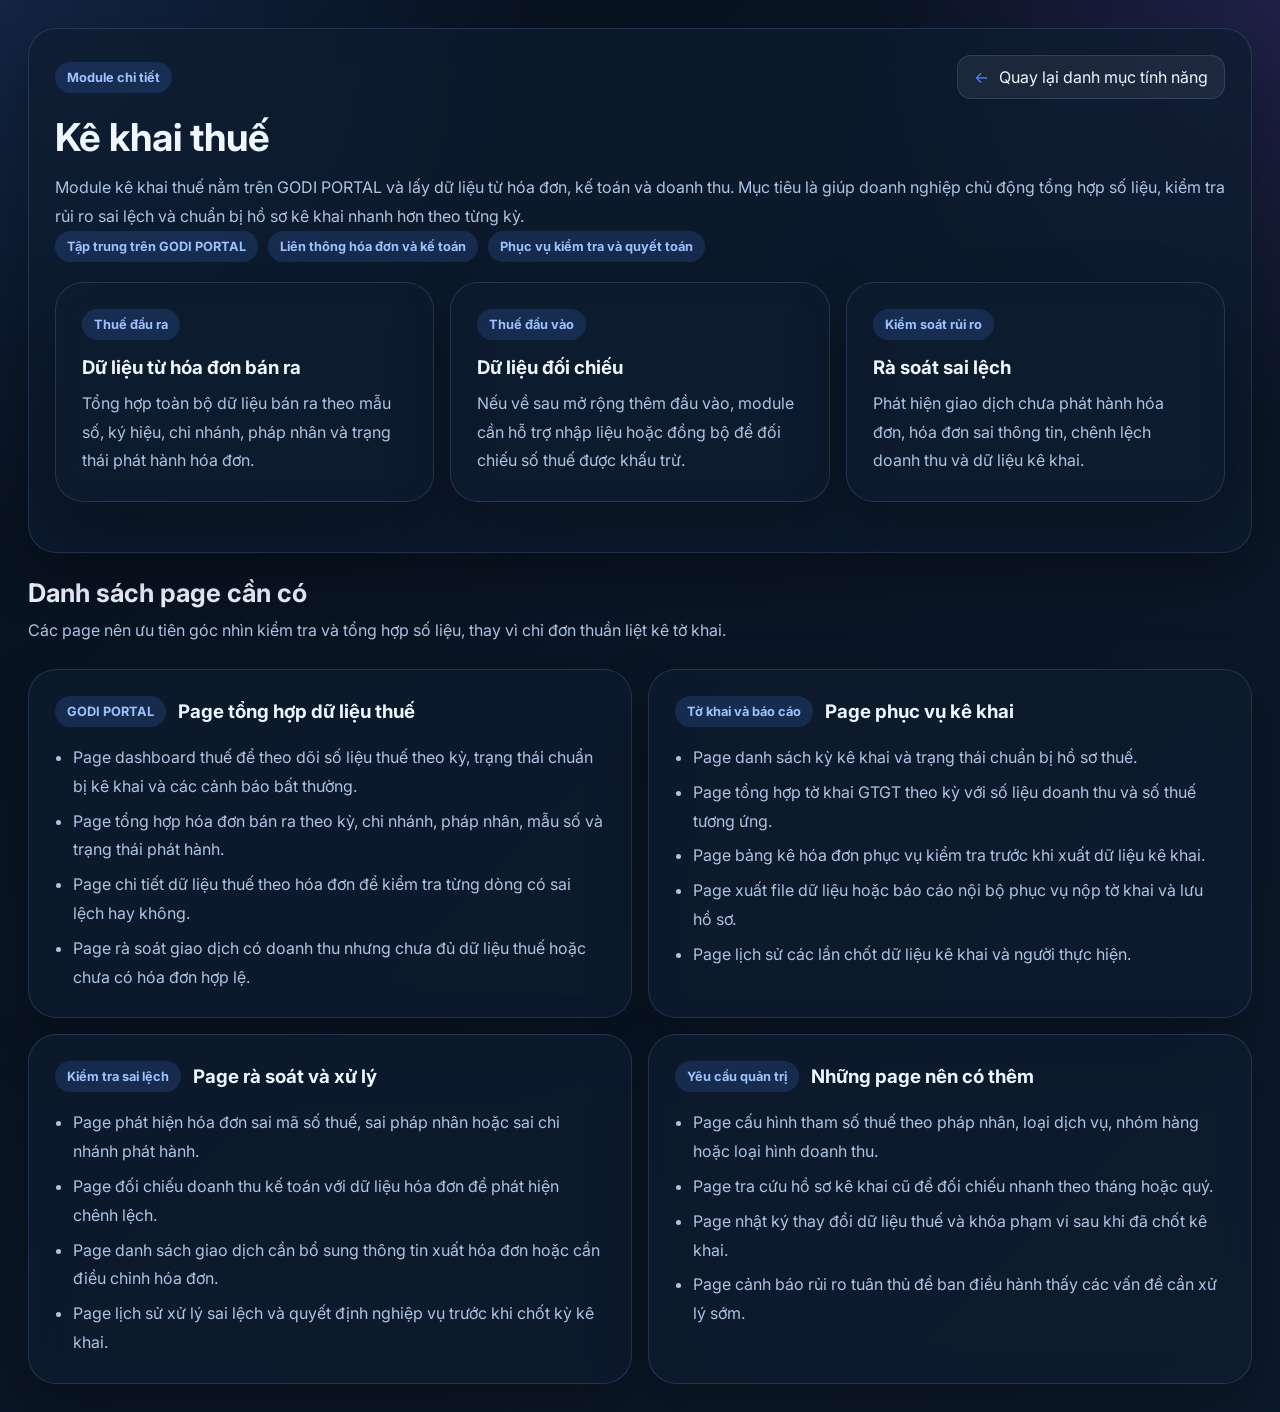
<file: features/tax.html>
<!DOCTYPE html>
<html lang="vi">
<head>
  <meta charset="UTF-8">
  <meta name="viewport" content="width=device-width, initial-scale=1.0">
  <title>GODI - Chi tiết tính năng Kê khai thuế</title>
  <meta
    name="description"
    content="Chi tiết tính năng Kê khai thuế của hệ thống GODI, gồm toàn bộ page cần có trên GODI PORTAL."
  >
  <link rel="preconnect" href="https://fonts.googleapis.com">
  <link rel="preconnect" href="https://fonts.gstatic.com" crossorigin>
  <link
    href="https://fonts.googleapis.com/css2?family=Inter:wght@400;500;600;700;800&display=swap"
    rel="stylesheet"
  >
  <link rel="stylesheet" href="../styles.css">
</head>
<body class="detail-page">
  <main class="detail-shell">
    <section class="detail-page-header">
      <div class="detail-header-top">
        <span class="detail-page-tag">Module chi tiết</span>
        <a class="back-link" href="../index.html#features">Quay lại danh mục tính năng</a>
      </div>
      <h1>Kê khai thuế</h1>
      <p>
        Module kê khai thuế nằm trên GODI PORTAL và lấy dữ liệu từ hóa đơn, kế toán và doanh thu. Mục tiêu là giúp
        doanh nghiệp chủ động tổng hợp số liệu, kiểm tra rủi ro sai lệch và chuẩn bị hồ sơ kê khai nhanh hơn theo từng kỳ.
      </p>
      <div class="detail-meta">
        <span class="detail-chip">Tập trung trên GODI PORTAL</span>
        <span class="detail-chip">Liên thông hóa đơn và kế toán</span>
        <span class="detail-chip">Phục vụ kiểm tra và quyết toán</span>
      </div>

      <div class="scope-grid">
        <article class="scope-card">
          <span class="scope-card-tag">Thuế đầu ra</span>
          <h3>Dữ liệu từ hóa đơn bán ra</h3>
          <p>Tổng hợp toàn bộ dữ liệu bán ra theo mẫu số, ký hiệu, chi nhánh, pháp nhân và trạng thái phát hành hóa đơn.</p>
        </article>
        <article class="scope-card">
          <span class="scope-card-tag">Thuế đầu vào</span>
          <h3>Dữ liệu đối chiếu</h3>
          <p>Nếu về sau mở rộng thêm đầu vào, module cần hỗ trợ nhập liệu hoặc đồng bộ để đối chiếu số thuế được khấu trừ.</p>
        </article>
        <article class="scope-card">
          <span class="scope-card-tag">Kiểm soát rủi ro</span>
          <h3>Rà soát sai lệch</h3>
          <p>Phát hiện giao dịch chưa phát hành hóa đơn, hóa đơn sai thông tin, chênh lệch doanh thu và dữ liệu kê khai.</p>
        </article>
      </div>
    </section>

    <section class="detail-section">
      <div class="detail-section-heading">
        <h2>Danh sách page cần có</h2>
        <p class="detail-note">Các page nên ưu tiên góc nhìn kiểm tra và tổng hợp số liệu, thay vì chỉ đơn thuần liệt kê tờ khai.</p>
      </div>

      <div class="detail-grid">
        <article class="detail-block">
          <div class="detail-block-header">
            <span class="detail-chip">GODI PORTAL</span>
            <h3>Page tổng hợp dữ liệu thuế</h3>
          </div>
          <ul class="page-list">
            <li>Page dashboard thuế để theo dõi số liệu thuế theo kỳ, trạng thái chuẩn bị kê khai và các cảnh báo bất thường.</li>
            <li>Page tổng hợp hóa đơn bán ra theo kỳ, chi nhánh, pháp nhân, mẫu số và trạng thái phát hành.</li>
            <li>Page chi tiết dữ liệu thuế theo hóa đơn để kiểm tra từng dòng có sai lệch hay không.</li>
            <li>Page rà soát giao dịch có doanh thu nhưng chưa đủ dữ liệu thuế hoặc chưa có hóa đơn hợp lệ.</li>
          </ul>
        </article>

        <article class="detail-block">
          <div class="detail-block-header">
            <span class="detail-chip">Tờ khai và báo cáo</span>
            <h3>Page phục vụ kê khai</h3>
          </div>
          <ul class="page-list">
            <li>Page danh sách kỳ kê khai và trạng thái chuẩn bị hồ sơ thuế.</li>
            <li>Page tổng hợp tờ khai GTGT theo kỳ với số liệu doanh thu và số thuế tương ứng.</li>
            <li>Page bảng kê hóa đơn phục vụ kiểm tra trước khi xuất dữ liệu kê khai.</li>
            <li>Page xuất file dữ liệu hoặc báo cáo nội bộ phục vụ nộp tờ khai và lưu hồ sơ.</li>
            <li>Page lịch sử các lần chốt dữ liệu kê khai và người thực hiện.</li>
          </ul>
        </article>

        <article class="detail-block">
          <div class="detail-block-header">
            <span class="detail-chip">Kiểm tra sai lệch</span>
            <h3>Page rà soát và xử lý</h3>
          </div>
          <ul class="page-list">
            <li>Page phát hiện hóa đơn sai mã số thuế, sai pháp nhân hoặc sai chi nhánh phát hành.</li>
            <li>Page đối chiếu doanh thu kế toán với dữ liệu hóa đơn để phát hiện chênh lệch.</li>
            <li>Page danh sách giao dịch cần bổ sung thông tin xuất hóa đơn hoặc cần điều chỉnh hóa đơn.</li>
            <li>Page lịch sử xử lý sai lệch và quyết định nghiệp vụ trước khi chốt kỳ kê khai.</li>
          </ul>
        </article>

        <article class="detail-block">
          <div class="detail-block-header">
            <span class="detail-chip">Yêu cầu quản trị</span>
            <h3>Những page nên có thêm</h3>
          </div>
          <ul class="page-list">
            <li>Page cấu hình tham số thuế theo pháp nhân, loại dịch vụ, nhóm hàng hoặc loại hình doanh thu.</li>
            <li>Page tra cứu hồ sơ kê khai cũ để đối chiếu nhanh theo tháng hoặc quý.</li>
            <li>Page nhật ký thay đổi dữ liệu thuế và khóa phạm vi sau khi đã chốt kê khai.</li>
            <li>Page cảnh báo rủi ro tuân thủ để ban điều hành thấy các vấn đề cần xử lý sớm.</li>
          </ul>
        </article>
      </div>
    </section>
  </main>
</body>
</html>
</file>
<file: styles.css>
:root {
  --bg: #07111f;
  --bg-soft: #0d1a2b;
  --panel: rgba(15, 28, 48, 0.72);
  --panel-strong: rgba(13, 25, 42, 0.92);
  --text: #eff6ff;
  --muted: #adc4e3;
  --line: rgba(163, 191, 250, 0.16);
  --accent: #4f8cff;
  --accent-2: #8b5cf6;
  --accent-3: #f59e0b;
  --ok: #34d399;
  --shadow: 0 24px 60px rgba(0, 0, 0, 0.28);
}

body.light-theme {
  --bg: #eef4ff;
  --bg-soft: #ddeaff;
  --panel: rgba(255, 255, 255, 0.78);
  --panel-strong: rgba(255, 255, 255, 0.95);
  --text: #0e1726;
  --muted: #4f6484;
  --line: rgba(60, 84, 128, 0.16);
  --accent: #205cf2;
  --accent-2: #6b46ff;
  --accent-3: #ff9f1a;
  --ok: #0f9f71;
  --shadow: 0 24px 60px rgba(29, 55, 105, 0.16);
}

* {
  box-sizing: border-box;
}

html {
  scroll-behavior: smooth;
}

body {
  margin: 0;
  min-height: 100vh;
  font-family: "Inter", Arial, sans-serif;
  color: var(--text);
  background:
    radial-gradient(circle at top left, rgba(79, 140, 255, 0.16), transparent 28%),
    radial-gradient(circle at top right, rgba(139, 92, 246, 0.16), transparent 22%),
    linear-gradient(135deg, var(--bg), var(--bg-soft));
}

body.mobile-nav-open {
  overflow: hidden;
}

a {
  color: inherit;
  text-decoration: none;
}

button {
  font: inherit;
}

.page-shell {
  display: grid;
  grid-template-columns: 300px minmax(0, 1fr);
  min-height: 100vh;
}

.side-panel {
  position: sticky;
  top: 0;
  display: flex;
  flex-direction: column;
  gap: 24px;
  height: 100vh;
  padding: 28px 22px;
  border-right: 1px solid var(--line);
  background: var(--panel);
  backdrop-filter: blur(18px);
}

.brand-block {
  display: flex;
  align-items: center;
  gap: 14px;
}

.brand-logo-wrap {
  display: flex;
  align-items: center;
  justify-content: center;
  width: 100%;
  max-width: 156px;
  padding: 10px 14px;
  border: 1px solid var(--line);
  border-radius: 20px;
  background: rgba(5, 11, 25, 0.88);
  box-shadow: var(--shadow);
}

.brand-logo {
  display: block;
  width: 100%;
  height: auto;
  object-fit: contain;
}

.brand-block h1,
.section-heading h2,
.hero-copy h2,
.stack-card h3,
.platform-card h3,
.timeline-item h3,
.roadmap-card h3 {
  margin: 0;
}

.eyebrow {
  margin: 0 0 6px;
  color: var(--accent);
  font-size: 0.78rem;
  font-weight: 700;
  letter-spacing: 0.14em;
  text-transform: uppercase;
}

.side-nav {
  display: grid;
  gap: 10px;
}

.nav-link {
  padding: 12px 14px;
  border: 1px solid transparent;
  border-radius: 14px;
  color: var(--muted);
  transition: 0.2s ease;
}

.nav-link:hover,
.nav-link.active {
  color: var(--text);
  border-color: var(--line);
  background: rgba(255, 255, 255, 0.05);
}

.side-summary {
  margin-top: auto;
  padding: 18px;
  border: 1px solid var(--line);
  border-radius: 22px;
  background: var(--panel-strong);
  color: var(--muted);
  line-height: 1.7;
}

.mobile-nav-overlay {
  display: none;
}

.content {
  padding: 28px;
}

.section {
  margin-bottom: 28px;
}

.hero {
  display: grid;
  grid-template-columns: minmax(0, 1.15fr) minmax(300px, 0.85fr);
  gap: 22px;
}

.hero-copy,
.hero-panel,
.platform-card,
.roadmap-toolbar,
.roadmap-card,
.feature-table,
.timeline-item {
  border: 1px solid var(--line);
  box-shadow: var(--shadow);
}

.hero-copy,
.hero-panel {
  padding: 28px;
  border-radius: 28px;
  background: var(--panel);
  backdrop-filter: blur(18px);
}

.hero-logo-card {
  display: inline-flex;
  align-items: center;
  justify-content: center;
  margin-bottom: 18px;
  padding: 12px 18px;
  border: 1px solid var(--line);
  border-radius: 22px;
  background: rgba(5, 11, 25, 0.86);
  box-shadow: var(--shadow);
}

.hero-logo {
  display: block;
  width: min(100%, 260px);
  height: auto;
  object-fit: contain;
}

.hero-slogan {
  display: inline-flex;
  flex-direction: column;
  gap: 6px;
  margin: 0 0 16px;
  padding: 12px 16px;
  border: 1px solid rgba(79, 140, 255, 0.24);
  border-radius: 18px;
  background: linear-gradient(135deg, rgba(79, 140, 255, 0.12), rgba(139, 92, 246, 0.12));
}

.slogan-label {
  color: var(--muted);
  font-size: 0.8rem;
  font-weight: 600;
  letter-spacing: 0.08em;
  text-transform: uppercase;
}

.slogan-text {
  color: var(--text);
  font-size: clamp(1.2rem, 2vw, 1.8rem);
  font-weight: 800;
  letter-spacing: 0.02em;
}

.hero-copy h2 {
  font-size: clamp(2.1rem, 3vw, 3.7rem);
  line-height: 1.12;
  max-width: 13ch;
}

.lead {
  max-width: 62ch;
  color: var(--muted);
  font-size: 1.05rem;
  line-height: 1.8;
}

.hero-actions {
  display: flex;
  flex-wrap: wrap;
  gap: 12px;
  margin: 28px 0;
}

.btn {
  display: inline-flex;
  align-items: center;
  justify-content: center;
  min-width: 150px;
  padding: 14px 18px;
  border-radius: 16px;
  font-weight: 700;
  transition: transform 0.2s ease, opacity 0.2s ease;
}

.btn:hover,
.float-btn:hover,
.roadmap-filter:hover {
  transform: translateY(-2px);
}

.btn-primary {
  background: linear-gradient(135deg, var(--accent), var(--accent-2));
  color: #fff;
}

.btn-secondary {
  border: 1px solid var(--line);
  background: rgba(255, 255, 255, 0.05);
}

.hero-stats {
  display: grid;
  grid-template-columns: repeat(3, minmax(0, 1fr));
  gap: 14px;
}

.stat-card {
  padding: 18px;
  border: 1px solid var(--line);
  border-radius: 20px;
  background: rgba(255, 255, 255, 0.04);
}

.stat-value {
  display: block;
  margin-bottom: 8px;
  font-size: 1.8rem;
  font-weight: 800;
}

.stat-label {
  color: var(--muted);
  font-size: 0.95rem;
  line-height: 1.5;
}

.glass-card {
  background: var(--panel);
  backdrop-filter: blur(16px);
}

.panel-header {
  display: flex;
  flex-wrap: wrap;
  gap: 10px;
  margin-bottom: 18px;
}

.pill,
.platform-tag,
.timeline-phase,
.roadmap-step {
  display: inline-flex;
  align-items: center;
  justify-content: center;
  width: fit-content;
  padding: 8px 12px;
  border-radius: 999px;
  font-size: 0.8rem;
  font-weight: 700;
}

.pill,
.platform-tag {
  background: rgba(255, 255, 255, 0.08);
  color: var(--muted);
}

.pill-accent,
.timeline-phase,
.roadmap-step {
  background: rgba(79, 140, 255, 0.16);
  color: #9fc2ff;
}

.platform-stack,
.platform-grid,
.roadmap-grid,
.plan-grid,
.ownership-grid {
  display: grid;
  gap: 16px;
}

.platform-stack {
  grid-template-columns: 1fr;
}

.stack-card,
.platform-card,
.roadmap-card {
  position: relative;
  overflow: hidden;
  padding: 22px;
  border-radius: 24px;
}

.stack-card::before,
.platform-card::before,
.roadmap-card::before {
  content: "";
  position: absolute;
  inset: auto -20% -45% auto;
  width: 180px;
  height: 180px;
  border-radius: 50%;
  opacity: 0.28;
  filter: blur(6px);
}

.accent-blue::before {
  background: var(--accent);
}

.accent-violet::before {
  background: var(--accent-2);
}

.accent-amber::before {
  background: var(--accent-3);
}

.stack-card p,
.platform-card p,
.timeline-item p,
.roadmap-card p {
  position: relative;
  margin-bottom: 0;
  color: var(--muted);
  line-height: 1.7;
}

.section-heading {
  margin-bottom: 18px;
}

.section-actions {
  display: flex;
  flex-wrap: wrap;
  gap: 12px;
  margin-top: 16px;
}

.section-heading h2 {
  font-size: clamp(1.6rem, 2vw, 2.4rem);
}

.timeline-note {
  margin: 14px 0 0;
  padding: 14px 16px;
  border: 1px solid rgba(79, 140, 255, 0.2);
  border-radius: 18px;
  background: rgba(79, 140, 255, 0.08);
  color: var(--muted);
  line-height: 1.7;
}

.platform-grid {
  grid-template-columns: repeat(3, minmax(0, 1fr));
}

.plan-grid {
  grid-template-columns: repeat(2, minmax(0, 1fr));
}

.ownership-grid {
  grid-template-columns: repeat(2, minmax(0, 1fr));
}

.plan-card,
.ownership-card {
  padding: 22px;
  border: 1px solid var(--line);
  border-radius: 24px;
  box-shadow: var(--shadow);
}

.plan-tag {
  display: inline-flex;
  align-items: center;
  justify-content: center;
  width: fit-content;
  padding: 8px 12px;
  border-radius: 999px;
  background: rgba(79, 140, 255, 0.16);
  color: #9fc2ff;
  font-size: 0.8rem;
  font-weight: 700;
}

.plan-card h3,
.ownership-card h3 {
  margin: 14px 0 10px;
}

.plan-card p,
.ownership-card p {
  margin: 0;
  color: var(--muted);
  line-height: 1.7;
}

.plan-list {
  margin: 14px 0 0;
  padding-left: 18px;
  color: var(--muted);
  line-height: 1.8;
}

.plan-list li + li {
  margin-top: 6px;
}

.ownership-header {
  display: flex;
  flex-wrap: wrap;
  align-items: center;
  gap: 10px;
  margin-bottom: 8px;
}

.platform-card ul {
  margin: 18px 0 0;
  padding-left: 18px;
  color: var(--muted);
  line-height: 1.8;
}

.timeline {
  position: relative;
  display: grid;
  gap: 16px;
  padding-left: 22px;
}

.timeline::before {
  content: "";
  position: absolute;
  top: 0;
  bottom: 0;
  left: 0;
  width: 2px;
  background: linear-gradient(var(--accent), rgba(79, 140, 255, 0.08));
}

.timeline-item {
  position: relative;
  padding: 22px;
  border-radius: 24px;
  background: var(--panel);
}

.timeline-meta {
  display: flex;
  flex-wrap: wrap;
  gap: 10px;
  margin-bottom: 12px;
}

.timeline-duration {
  display: inline-flex;
  align-items: center;
  justify-content: center;
  width: fit-content;
  padding: 8px 12px;
  border-radius: 999px;
  background: rgba(255, 255, 255, 0.08);
  color: var(--muted);
  font-size: 0.8rem;
  font-weight: 700;
}

.timeline-goal {
  margin-top: 14px;
  padding-top: 14px;
  border-top: 1px solid var(--line);
}

.timeline-goal strong {
  color: var(--text);
}

.timeline-item::before {
  content: "";
  position: absolute;
  top: 30px;
  left: -29px;
  width: 14px;
  height: 14px;
  border: 3px solid var(--accent);
  border-radius: 50%;
  background: var(--bg);
}

.roadmap-toolbar {
  display: flex;
  flex-wrap: wrap;
  gap: 12px;
  padding: 14px;
  border-radius: 22px;
  margin-bottom: 16px;
}

.roadmap-filter {
  padding: 11px 16px;
  border: 1px solid var(--line);
  border-radius: 14px;
  background: rgba(255, 255, 255, 0.06);
  color: var(--muted);
  cursor: pointer;
  transition: 0.2s ease;
}

.roadmap-filter.active {
  color: #fff;
  background: linear-gradient(135deg, var(--accent), var(--accent-2));
}

.roadmap-grid {
  grid-template-columns: repeat(2, minmax(0, 1fr));
}

.roadmap-card.hidden {
  display: none;
}

.weekly-grid {
  display: grid;
  grid-template-columns: repeat(4, minmax(0, 1fr));
  gap: 16px;
}

.weekly-card {
  padding: 22px;
  border: 1px solid var(--line);
  border-radius: 24px;
  box-shadow: var(--shadow);
}

.weekly-card h3 {
  margin: 14px 0 10px;
  font-size: 1.05rem;
}

.weekly-card p {
  margin: 0;
  color: var(--muted);
  line-height: 1.7;
}

.weekly-purpose {
  margin-top: 14px !important;
  padding: 12px 14px;
  border: 1px solid rgba(79, 140, 255, 0.18);
  border-radius: 16px;
  background: rgba(79, 140, 255, 0.08);
}

.weekly-purpose strong {
  color: var(--text);
}

.weekly-feature-list {
  margin: 14px 0 0;
  padding-left: 18px;
  color: var(--muted);
  line-height: 1.7;
}

.weekly-feature-list li + li {
  margin-top: 6px;
}

.week-badge {
  display: inline-flex;
  align-items: center;
  justify-content: center;
  width: fit-content;
  padding: 8px 12px;
  border-radius: 999px;
  background: rgba(79, 140, 255, 0.16);
  color: #9fc2ff;
  font-size: 0.8rem;
  font-weight: 700;
}

.feature-catalog,
.detail-grid,
.scope-grid {
  display: grid;
  gap: 16px;
}

.feature-staffing-summary {
  display: grid;
  grid-template-columns: minmax(0, 1fr) minmax(0, 1.3fr);
  gap: 16px;
  margin-bottom: 16px;
}

.feature-staffing-card {
  padding: 22px;
  border: 1px solid var(--line);
  border-radius: 24px;
  box-shadow: var(--shadow);
}

.feature-staffing-card h3 {
  margin: 14px 0 10px;
}

.feature-staffing-card p {
  margin: 0;
  color: var(--muted);
  line-height: 1.8;
}

.feature-staffing-tag {
  display: inline-flex;
  align-items: center;
  justify-content: center;
  width: fit-content;
  padding: 8px 12px;
  border-radius: 999px;
  background: rgba(79, 140, 255, 0.16);
  color: #9fc2ff;
  font-size: 0.8rem;
  font-weight: 700;
}

.feature-staffing-list {
  margin: 16px 0 0;
  padding-left: 18px;
  color: var(--muted);
  line-height: 1.8;
}

.feature-staffing-list li + li {
  margin-top: 6px;
}

.feature-catalog {
  grid-template-columns: repeat(2, minmax(0, 1fr));
}

.feature-card {
  display: block;
  padding: 24px;
  border: 1px solid var(--line);
  border-radius: 26px;
  box-shadow: var(--shadow);
  transition: transform 0.2s ease, border-color 0.2s ease, background 0.2s ease;
}

.feature-card:hover {
  transform: translateY(-4px);
  border-color: rgba(79, 140, 255, 0.34);
  background: rgba(21, 38, 64, 0.82);
}

.feature-card-tag,
.detail-chip,
.detail-page-tag,
.scope-card-tag {
  display: inline-flex;
  align-items: center;
  justify-content: center;
  width: fit-content;
  padding: 8px 12px;
  border-radius: 999px;
  background: rgba(79, 140, 255, 0.16);
  color: #9fc2ff;
  font-size: 0.8rem;
  font-weight: 700;
}

.feature-card h3,
.detail-block h3,
.scope-card h3 {
  margin: 16px 0 10px;
}

.feature-card p,
.detail-block p,
.scope-card p,
.detail-page-header p,
.detail-note {
  margin: 0;
  color: var(--muted);
  line-height: 1.8;
}

.feature-owner-block {
  display: flex;
  flex-wrap: wrap;
  gap: 8px;
  margin-top: 16px;
}

.owner-pill {
  display: inline-flex;
  align-items: center;
  justify-content: center;
  width: fit-content;
  padding: 7px 12px;
  border: 1px solid rgba(159, 194, 255, 0.12);
  border-radius: 999px;
  background: rgba(255, 255, 255, 0.05);
  color: var(--text);
  font-size: 0.78rem;
  font-weight: 600;
}

.owner-primary {
  background: rgba(79, 140, 255, 0.16);
  color: #9fc2ff;
}

.feature-card-list,
.page-list {
  margin: 16px 0 0;
  padding-left: 18px;
  color: var(--muted);
  line-height: 1.8;
}

.feature-card-list li + li,
.page-list li + li {
  margin-top: 6px;
}

.feature-card-cta {
  display: inline-flex;
  align-items: center;
  gap: 8px;
  margin-top: 20px;
  color: var(--text);
  font-weight: 700;
}

.feature-card-cta::after {
  content: "->";
  color: var(--accent);
}

.detail-page {
  padding: 28px;
}

.detail-shell {
  width: min(1240px, 100%);
  margin: 0 auto;
}

.detail-page-header,
.detail-block,
.scope-card {
  padding: 26px;
  border: 1px solid var(--line);
  border-radius: 28px;
  box-shadow: var(--shadow);
  background: var(--panel);
  backdrop-filter: blur(16px);
}

.detail-page-header {
  margin-bottom: 24px;
}

.detail-header-top {
  display: flex;
  flex-wrap: wrap;
  align-items: center;
  justify-content: space-between;
  gap: 16px;
  margin-bottom: 16px;
}

.back-link {
  display: inline-flex;
  align-items: center;
  gap: 10px;
  padding: 11px 16px;
  border: 1px solid var(--line);
  border-radius: 14px;
  color: var(--text);
  background: rgba(255, 255, 255, 0.06);
}

.back-link::before {
  content: "<-";
  color: var(--accent);
}

.detail-page-header h1 {
  margin: 0 0 14px;
  font-size: clamp(2rem, 3vw, 3.2rem);
  line-height: 1.15;
}

.detail-meta {
  display: flex;
  flex-wrap: wrap;
  gap: 10px;
  margin-bottom: 18px;
}

.detail-grid {
  grid-template-columns: repeat(2, minmax(0, 1fr));
  margin-top: 24px;
}

.detail-block.detail-block-full {
  grid-column: 1 / -1;
}

.demo-example {
  display: grid;
  gap: 14px;
  margin-top: 14px;
}

.demo-example-label {
  display: block;
  margin-bottom: 10px;
  color: var(--muted);
  font-weight: 800;
}

.scope-grid {
  grid-template-columns: repeat(3, minmax(0, 1fr));
  margin: 20px 0 24px;
}

.detail-section {
  margin-bottom: 28px;
}

.detail-section:last-child {
  margin-bottom: 0;
}

.gantt-summary {
  display: grid;
  grid-template-columns: repeat(4, minmax(0, 1fr));
  gap: 16px;
  margin: 20px 0 24px;
}

.gantt-summary-card,
.gantt-table-wrap,
.gantt-legend {
  padding: 22px;
  border: 1px solid var(--line);
  border-radius: 24px;
  box-shadow: var(--shadow);
  background: var(--panel);
  backdrop-filter: blur(16px);
}

.gantt-summary-card h3,
.gantt-legend h3 {
  margin: 14px 0 8px;
}

.gantt-summary-card p,
.gantt-legend p {
  margin: 0;
  color: var(--muted);
  line-height: 1.7;
}

.gantt-legend {
  margin-bottom: 24px;
}

.gantt-legend-list {
  display: flex;
  flex-wrap: wrap;
  gap: 10px;
  margin-top: 14px;
}

.gantt-legend-item {
  display: inline-flex;
  align-items: center;
  gap: 10px;
  padding: 8px 12px;
  border: 1px solid var(--line);
  border-radius: 999px;
  color: var(--muted);
  background: rgba(255, 255, 255, 0.04);
}

.gantt-legend-swatch {
  width: 14px;
  height: 14px;
  border-radius: 999px;
}

.gantt-legend-swatch.portal {
  background: linear-gradient(135deg, #4f8cff, #60a5fa);
}

.gantt-legend-swatch.web {
  background: linear-gradient(135deg, #8b5cf6, #a78bfa);
}

.gantt-legend-swatch.app {
  background: linear-gradient(135deg, #f59e0b, #fbbf24);
}

.gantt-legend-swatch.integration {
  background: linear-gradient(135deg, #34d399, #10b981);
}

.gantt-table-wrap {
  overflow-x: auto;
}

.gantt-table {
  min-width: 980px;
}

.gantt-row {
  display: grid;
  grid-template-columns: 280px repeat(8, minmax(72px, 1fr));
  gap: 10px;
  align-items: center;
  margin-bottom: 10px;
}

.gantt-row:last-child {
  margin-bottom: 0;
}

.gantt-row.header {
  margin-bottom: 14px;
}

.gantt-task,
.gantt-cell,
.gantt-bar {
  border-radius: 16px;
}

.gantt-task,
.gantt-cell {
  min-height: 58px;
  padding: 14px;
  border: 1px solid var(--line);
  background: rgba(255, 255, 255, 0.04);
}

.gantt-task h4 {
  margin: 0 0 6px;
  font-size: 0.95rem;
}

.gantt-task p,
.gantt-cell {
  color: var(--muted);
  line-height: 1.6;
  font-size: 0.9rem;
}

.gantt-cell {
  display: flex;
  align-items: center;
  justify-content: center;
  text-align: center;
  font-weight: 700;
}

.gantt-bar {
  min-height: 58px;
  padding: 10px 12px;
  display: flex;
  align-items: center;
  justify-content: center;
  text-align: center;
  font-size: 0.84rem;
  font-weight: 700;
  color: #fff;
  box-shadow: var(--shadow);
}

.gantt-bar.portal {
  background: linear-gradient(135deg, #4f8cff, #60a5fa);
}

.gantt-bar.web {
  background: linear-gradient(135deg, #8b5cf6, #a78bfa);
}

.gantt-bar.app {
  background: linear-gradient(135deg, #f59e0b, #fbbf24);
}

.gantt-bar.integration {
  background: linear-gradient(135deg, #34d399, #10b981);
}

.detail-section-heading {
  margin-bottom: 16px;
}

.detail-section-heading h2 {
  margin: 0 0 8px;
  font-size: clamp(1.4rem, 2vw, 2rem);
}

.detail-block-header {
  display: flex;
  flex-wrap: wrap;
  align-items: center;
  gap: 12px;
  margin-bottom: 14px;
}

.detail-block-header h3 {
  margin: 0;
}

.detail-chip-group {
  display: flex;
  flex-wrap: wrap;
  gap: 10px;
  margin-top: 16px;
}

.staffing-summary,
.staffing-grid {
  display: grid;
  gap: 16px;
}

.staffing-summary {
  grid-template-columns: repeat(3, minmax(0, 1fr));
  margin-bottom: 16px;
}

.staff-summary-card,
.staff-card {
  padding: 22px;
  border: 1px solid var(--line);
  border-radius: 24px;
  box-shadow: var(--shadow);
}

.staff-summary-card {
  display: flex;
  flex-direction: column;
  gap: 8px;
  align-items: flex-start;
}

.staff-number {
  font-size: 2rem;
  font-weight: 800;
}

.staff-label {
  color: var(--muted);
  line-height: 1.6;
}

.staffing-grid {
  grid-template-columns: repeat(2, minmax(0, 1fr));
}

.staff-badge {
  display: inline-flex;
  align-items: center;
  justify-content: center;
  width: fit-content;
  padding: 8px 12px;
  border-radius: 999px;
  background: rgba(79, 140, 255, 0.16);
  color: #9fc2ff;
  font-size: 0.8rem;
  font-weight: 700;
}

.staff-card h3 {
  margin: 14px 0 10px;
}

.staff-card p {
  margin: 0;
  color: var(--muted);
  line-height: 1.7;
}

.feature-table {
  overflow: hidden;
  border-radius: 26px;
}

.table-row {
  display: grid;
  grid-template-columns: 1.2fr repeat(3, 1fr);
}

.table-row span {
  padding: 18px;
  border-bottom: 1px solid var(--line);
  border-right: 1px solid var(--line);
}

.table-row span:last-child {
  border-right: 0;
}

.table-head {
  background: rgba(255, 255, 255, 0.06);
  font-weight: 700;
}

.floating-controls {
  position: fixed;
  right: 22px;
  bottom: 22px;
  display: flex;
  align-items: flex-end;
  flex-direction: column;
  gap: 10px;
  z-index: 10;
}

.floating-actions {
  display: flex;
  flex-direction: column;
  align-items: flex-end;
  gap: 10px;
  opacity: 0;
  transform: translateY(10px) scale(0.96);
  pointer-events: none;
  transition: opacity 0.2s ease, transform 0.2s ease;
}

.floating-controls.open .floating-actions {
  opacity: 1;
  transform: translateY(0) scale(1);
  pointer-events: auto;
}

.float-btn {
  display: inline-flex;
  align-items: center;
  justify-content: center;
  width: 54px;
  height: 54px;
  padding: 0;
  border: 1px solid var(--line);
  border-radius: 18px;
  background: var(--panel-strong);
  color: var(--text);
  cursor: pointer;
  box-shadow: var(--shadow);
  backdrop-filter: blur(14px);
  transition: transform 0.2s ease, background 0.2s ease;
}

.icon-btn svg {
  width: 22px;
  height: 22px;
  display: block;
}

.menu-fab {
  background: linear-gradient(135deg, var(--accent), var(--accent-2));
  color: #fff;
}

.menu-close-icon {
  display: none;
}

.floating-controls.open .menu-open-icon {
  display: none;
}

.floating-controls.open .menu-close-icon {
  display: block;
}

.side-panel.collapsed {
  transform: translateX(-100%);
}

@media (max-width: 1200px) {
  .page-shell {
    grid-template-columns: 1fr;
  }

  .mobile-nav-overlay {
    display: block;
    position: fixed;
    inset: 0;
    border: 0;
    padding: 0;
    background: rgba(4, 10, 22, 0.56);
    opacity: 0;
    pointer-events: none;
    transition: opacity 0.24s ease;
    z-index: 18;
  }

  body.mobile-nav-open .mobile-nav-overlay {
    opacity: 1;
    pointer-events: auto;
  }

  .side-panel {
    position: fixed;
    inset: 0 auto 0 0;
    width: min(340px, 86vw);
    height: 100vh;
    padding: 24px 18px 22px;
    border: 0;
    border-right: 1px solid var(--line);
    border-radius: 0 28px 28px 0;
    background: rgba(8, 18, 33, 0.96);
    box-shadow: 0 32px 80px rgba(0, 0, 0, 0.42);
    z-index: 20;
    transition: transform 0.28s ease, opacity 0.24s ease;
  }

  .side-panel.collapsed {
    transform: translateX(-108%);
    opacity: 0.98;
  }

  .side-nav {
    gap: 12px;
  }

  .nav-link {
    padding: 14px 16px;
    border-radius: 16px;
    font-size: 1rem;
  }

  .side-summary {
    margin-top: 4px;
    border-radius: 20px;
  }

  .content {
    padding: 20px;
  }

  .hero,
  .platform-grid,
  .plan-grid,
  .ownership-grid,
  .roadmap-grid,
  .weekly-grid,
  .feature-staffing-summary,
  .feature-catalog,
  .detail-grid,
  .scope-grid,
  .gantt-summary,
  .staffing-summary,
  .staffing-grid,
  .hero-stats {
    grid-template-columns: 1fr;
  }

  .table-row {
    grid-template-columns: repeat(4, minmax(160px, 1fr));
    min-width: 760px;
  }

  .feature-table {
    overflow-x: auto;
  }
}

@media (min-width: 1201px) {
  .side-panel.collapsed {
    transform: translateX(-82%);
    opacity: 0.92;
  }
}

@media (max-width: 720px) {
  .hero-copy,
  .hero-panel,
  .platform-card,
  .timeline-item,
  .roadmap-card,
  .weekly-card,
  .feature-card,
  .detail-page-header,
  .detail-block,
  .scope-card,
  .staff-summary-card,
  .staff-card {
    padding: 20px;
    border-radius: 22px;
    margin-top: 15px;
  }

  .content {
    padding: 16px;
  }

  .detail-page {
    padding: 16px;
  }

  .brand-block {
    align-items: flex-start;
    flex-direction: column;
    gap: 12px;
  }

  .brand-logo-wrap {
    max-width: 180px;
    padding: 10px 12px;
  }

  .floating-controls {
    right: 14px;
    bottom: 14px;
  }

  .float-btn {
    width: 50px;
    height: 50px;
  }
}

body.slideover-open {
  overflow: hidden;
}

.rule-trigger {
  display: inline;
  padding: 0;
  border: 0;
  background: transparent;
  color: inherit;
  text-align: left;
  cursor: pointer;
}

.rule-trigger:hover {
  color: var(--text);
  text-decoration: underline;
  text-decoration-color: rgba(79, 140, 255, 0.7);
  text-underline-offset: 4px;
}

.slideover-overlay {
  position: fixed;
  inset: 0;
  background: rgba(4, 10, 22, 0.58);
  opacity: 0;
  pointer-events: none;
  transition: opacity 0.2s ease;
  z-index: 60;
}

.slideover {
  position: fixed;
  top: 0;
  right: 0;
  height: 100vh;
  width: min(560px, 92vw);
  border-left: 1px solid var(--line);
  background: rgba(13, 25, 42, 0.96);
  backdrop-filter: blur(18px);
  box-shadow: 0 32px 90px rgba(0, 0, 0, 0.46);
  transform: translateX(102%);
  transition: transform 0.22s ease;
  z-index: 70;
  display: flex;
  flex-direction: column;
}

.slideover.open {
  transform: translateX(0);
}

.slideover-overlay.open {
  opacity: 1;
  pointer-events: auto;
}

.slideover-header {
  display: flex;
  align-items: flex-start;
  justify-content: space-between;
  gap: 16px;
  padding: 18px 18px 12px;
  border-bottom: 1px solid rgba(163, 191, 250, 0.16);
}

.slideover-title {
  margin: 0;
  font-size: 1.08rem;
  font-weight: 800;
  letter-spacing: 0.01em;
}

.slideover-subtitle {
  margin: 8px 0 0;
  color: var(--muted);
  font-size: 0.92rem;
  line-height: 1.6;
}

.slideover-close {
  flex: 0 0 auto;
  width: 44px;
  height: 44px;
  border-radius: 14px;
  border: 1px solid var(--line);
  background: rgba(255, 255, 255, 0.06);
  color: var(--text);
  cursor: pointer;
}

.slideover-body {
  padding: 16px 18px 22px;
  overflow: auto;
}

.rule-example h4 {
  margin: 0 0 10px;
  font-size: 1rem;
}

.rule-example p {
  margin: 0 0 12px;
  color: var(--muted);
  line-height: 1.7;
}

.rule-code {
  margin: 0 0 14px;
  padding: 14px 16px;
  border-radius: 18px;
  border: 1px solid rgba(163, 191, 250, 0.16);
  background: rgba(5, 11, 25, 0.72);
  color: rgba(239, 246, 255, 0.92);
  font-family: ui-monospace, SFMono-Regular, Menlo, Monaco, Consolas, "Liberation Mono", "Courier New", monospace;
  font-size: 0.86rem;
  line-height: 1.6;
  overflow: auto;
  box-shadow: 0 18px 42px rgba(0, 0, 0, 0.25);
}

.rule-meta {
  display: grid;
  gap: 10px;
  margin: 0 0 10px;
}

.rule-meta strong {
  display: inline-flex;
  gap: 8px;
}

.header-link-group {
  display: inline-flex;
  flex-wrap: wrap;
  gap: 10px;
  justify-content: flex-end;
}

.demo-toolbar {
  display: flex;
  flex-wrap: wrap;
  gap: 12px;
  align-items: flex-end;
  margin-top: 14px;
}

.demo-field {
  display: grid;
  gap: 8px;
  min-width: 210px;
}

.demo-field-inline {
  min-width: 190px;
}

.demo-label {
  color: var(--muted);
  font-size: 0.9rem;
  font-weight: 700;
}

.demo-select {
  width: 100%;
  padding: 12px 14px;
  border-radius: 16px;
  border: 1px solid var(--line);
  background: rgba(255, 255, 255, 0.06);
  color: var(--text);
  outline: none;
}

.demo-toggle {
  display: inline-flex;
  align-items: center;
  gap: 10px;
  padding: 12px 14px;
  border-radius: 16px;
  border: 1px solid var(--line);
  background: rgba(255, 255, 255, 0.06);
}

.demo-checkbox {
  width: 18px;
  height: 18px;
  accent-color: var(--accent);
}

.demo-toggle-text {
  font-weight: 800;
}

.demo-btn {
  min-width: 170px;
}

.demo-debug-btn {
  min-width: 170px;
  margin-left: auto;
}

.demo-toolbar-tight {
  margin-top: 10px;
}

.demo-hint {
  margin-top: 16px;
}

.demo-kv-grid {
  display: grid;
  grid-template-columns: repeat(2, minmax(0, 1fr));
  gap: 10px 14px;
  margin-top: 16px;
}

.demo-kv-item {
  display: flex;
  align-items: baseline;
  justify-content: space-between;
  gap: 10px;
  padding: 10px 12px;
  border-radius: 16px;
  border: 1px solid rgba(163, 191, 250, 0.14);
  background: rgba(255, 255, 255, 0.04);
}

.demo-kv-k {
  color: var(--muted);
  font-size: 0.88rem;
  font-weight: 700;
}

.demo-kv-v {
  font-weight: 800;
}

.demo-table-wrap {
  margin-top: 16px;
  border-radius: 20px;
  border: 1px solid rgba(163, 191, 250, 0.14);
  overflow: auto;
  background: rgba(4, 10, 22, 0.28);
}

.demo-table {
  width: 100%;
  border-collapse: collapse;
  min-width: 720px;
}

.demo-table th,
.demo-table td {
  padding: 12px 12px;
  border-bottom: 1px solid rgba(163, 191, 250, 0.12);
  text-align: left;
  vertical-align: top;
}

.demo-table th {
  position: sticky;
  top: 0;
  background: rgba(13, 25, 42, 0.92);
  z-index: 1;
  font-size: 0.86rem;
  letter-spacing: 0.01em;
  color: rgba(239, 246, 255, 0.92);
}

.demo-muted {
  color: var(--muted);
  font-size: 0.88rem;
  margin-top: 4px;
  line-height: 1.5;
}

.demo-strong {
  font-weight: 800;
}

.demo-subgrid {
  display: grid;
  grid-template-columns: minmax(0, 1fr) minmax(0, 1fr);
  gap: 14px;
  margin-top: 16px;
}

.demo-subtitle {
  font-weight: 800;
  margin-bottom: 10px;
}

.demo-list {
  display: grid;
  gap: 10px;
}

.demo-list-item {
  display: flex;
  align-items: center;
  justify-content: space-between;
  gap: 10px;
  padding: 10px 12px;
  border-radius: 16px;
  border: 1px solid rgba(163, 191, 250, 0.14);
  background: rgba(255, 255, 255, 0.04);
}

.demo-empty {
  padding: 12px 12px;
  border-radius: 16px;
  border: 1px dashed rgba(163, 191, 250, 0.22);
  color: var(--muted);
}

.demo-badge {
  display: inline-flex;
  align-items: center;
  justify-content: center;
  padding: 6px 10px;
  border-radius: 999px;
  border: 1px solid rgba(163, 191, 250, 0.16);
  background: rgba(79, 140, 255, 0.14);
  color: rgba(239, 246, 255, 0.92);
  font-weight: 800;
  font-size: 0.82rem;
}

.demo-badge.debit {
  background: rgba(59, 246, 157, 0.14);
  border-color: rgba(59, 246, 157, 0.18);
}

.demo-badge.credit {
  background: rgba(255, 172, 59, 0.14);
  border-color: rgba(255, 172, 59, 0.18);
}

.demo-dims {
  max-width: 360px;
}

.demo-docs {
  display: grid;
  gap: 12px;
  margin-top: 16px;
}

.demo-doc {
  display: flex;
  align-items: center;
  justify-content: space-between;
  gap: 16px;
  width: 100%;
  padding: 14px 14px;
  border-radius: 20px;
  border: 1px solid rgba(163, 191, 250, 0.14);
  background: rgba(255, 255, 255, 0.04);
  color: var(--text);
  cursor: pointer;
  text-align: left;
}

.demo-doc:hover {
  border-color: rgba(79, 140, 255, 0.34);
  background: rgba(21, 38, 64, 0.82);
}

.demo-doc-title {
  font-weight: 900;
  margin-bottom: 6px;
}

.demo-doc-sub {
  color: var(--muted);
  font-size: 0.88rem;
}

.demo-status {
  display: inline-flex;
  align-items: center;
  justify-content: center;
  padding: 7px 10px;
  border-radius: 999px;
  font-weight: 900;
  font-size: 0.78rem;
  border: 1px solid rgba(163, 191, 250, 0.16);
}

.demo-status.ok {
  background: rgba(59, 246, 157, 0.12);
  border-color: rgba(59, 246, 157, 0.18);
  color: rgba(208, 255, 234, 0.92);
}

.demo-status.warn {
  background: rgba(255, 172, 59, 0.12);
  border-color: rgba(255, 172, 59, 0.18);
  color: rgba(255, 238, 214, 0.92);
}

.demo-report-grid {
  display: grid;
  grid-template-columns: repeat(3, minmax(0, 1fr));
  gap: 14px;
  margin-top: 16px;
}

.demo-report-card {
  padding: 18px 18px;
  border-radius: 22px;
  border: 1px solid rgba(163, 191, 250, 0.14);
  background: rgba(255, 255, 255, 0.04);
}

.demo-report-title {
  color: var(--muted);
  font-weight: 900;
  letter-spacing: 0.01em;
}

.demo-report-value {
  margin-top: 10px;
  font-size: 1.6rem;
  font-weight: 900;
}

.demo-report-note {
  margin-top: 8px;
  color: var(--muted);
  line-height: 1.6;
}

@media (max-width: 900px) {
  .demo-kv-grid,
  .demo-subgrid {
    grid-template-columns: minmax(0, 1fr);
  }

  .demo-report-grid {
    grid-template-columns: repeat(2, minmax(0, 1fr));
  }

  .demo-debug-btn {
    margin-left: 0;
  }
}

@media (max-width: 520px) {
  .demo-report-grid {
    grid-template-columns: minmax(0, 1fr);
  }
}

.demo-fullwidth .detail-shell {
  width: 100%;
  margin: 0;
}

.demo-fullwidth .detail-grid {
  grid-template-columns: minmax(0, 1fr);
}

.demo-fullwidth .detail-grid.demo-two-col {
  grid-template-columns: repeat(2, minmax(0, 1fr));
}

.demo-fullwidth .detail-page-header,
.demo-fullwidth .detail-block {
  width: 100%;
  margin-top: 15px;
}

@media (max-width: 900px) {
  .demo-fullwidth .detail-grid.demo-two-col {
    grid-template-columns: minmax(0, 1fr);
  }
}
</file>
